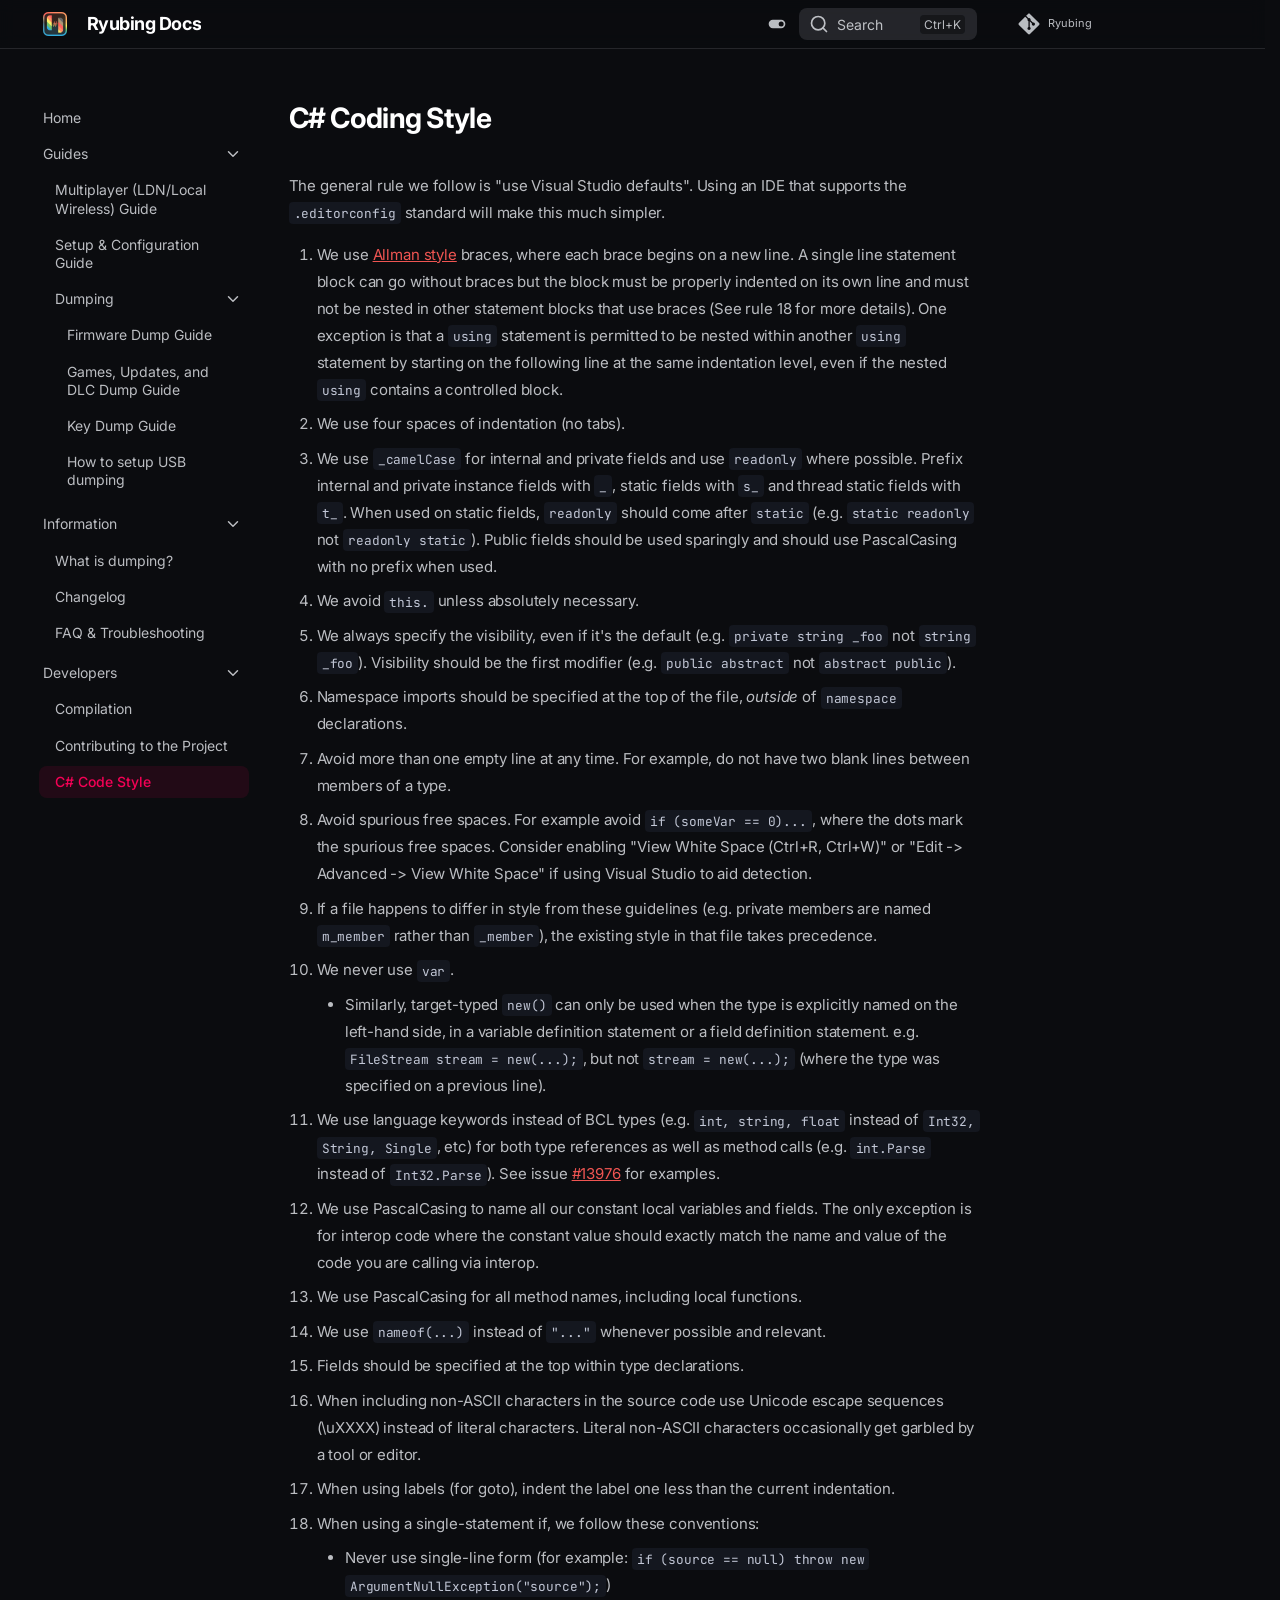
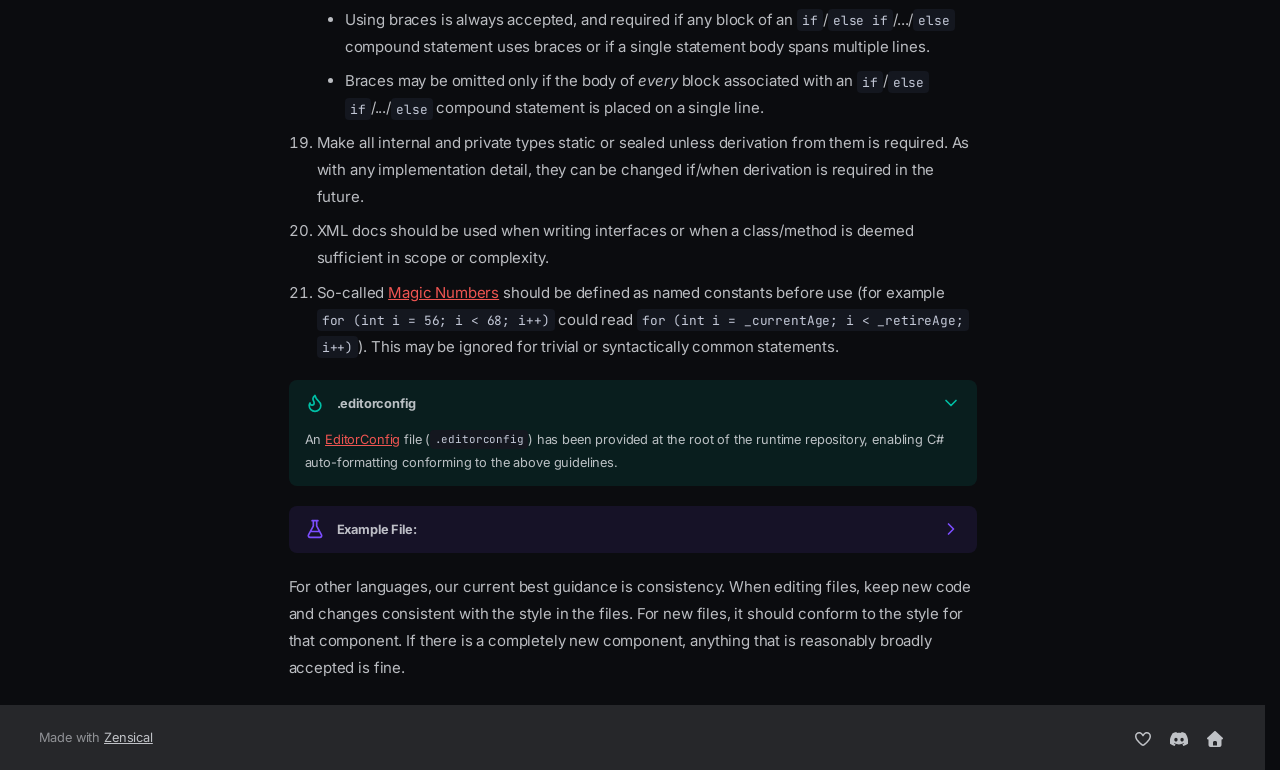
<file: dev/code-style/index.html>
<!doctype html>
<html lang="en" class="no-js">
  <head>
    
      <meta charset="utf-8">
      <meta name="viewport" content="width=device-width,initial-scale=1">
      
      
      
        <link rel="canonical" href="https://docs.ryujinx.app/dev/code-style/">
      
      
      
        <link rel="prev" href="../contributing/">
      
      
      
        
      
      
      <link rel="icon" href="../../favicon.png">
      <meta name="generator" content="zensical-0.0.73">
    
    
      
        <title>C# Code Style - Ryubing Docs</title>
      
    
    
      
        
      
      <link rel="stylesheet" href="../../assets/stylesheets/modern/main.4ab2de0c.min.css">
      
        
          
        
        <link rel="stylesheet" href="../../assets/stylesheets/modern/palette.b60ce83d.min.css">
      
      


    
    
      
    
    
      
        
        
        <link rel="preconnect" href="https://fonts.gstatic.com" crossorigin>
        <link rel="stylesheet" href="https://fonts.googleapis.com/css?family=Inter:300,300i,400,400i,500,500i,700,700i%7CJetBrains+Mono:400,400i,700,700i&amp;display=fallback">
        <style>:root{--md-text-font:"Inter";--md-code-font:"JetBrains Mono"}</style>
      
    
    
      <link rel="stylesheet" href="../../css/image-hide-based-on-theme.css">
    
      <link rel="stylesheet" href="../../css/gradients.css">
    
    <script>__md_scope=new URL("../..",location),__md_scope.pathname.endsWith("/")||(__md_scope=new URL(__md_scope.pathname+"/",location)),__md_hash=e=>[...e].reduce(((e,t)=>(e<<5)-e+t.charCodeAt(0)),0),__md_get=(e,t=localStorage,_=__md_scope)=>JSON.parse(t.getItem(_.pathname+"."+e)),__md_set=(e,t,_=localStorage,a=__md_scope)=>{try{_.setItem(a.pathname+"."+e,JSON.stringify(t))}catch(e){}},document.documentElement.setAttribute("data-platform",navigator.platform)</script>
    
      

    
    
  </head>
  
  
    
    
      
    
    
    
    
    <body dir="ltr" data-md-color-scheme="slate" data-md-color-primary="red" data-md-color-accent="pink">
  
    
    <input class="md-toggle" data-md-toggle="drawer" type="checkbox" id="__drawer" autocomplete="off">
    <input class="md-toggle" data-md-toggle="search" type="checkbox" id="__search" autocomplete="off">
    <label class="md-overlay" for="__drawer" aria-hidden="true"></label>
    <div data-md-component="skip">
      <a href="#__skip" class="md-skip">
        Skip to content
      </a>
    </div>
    <div data-md-component="announce">
      
    </div>
    
    
      

  

<header class="md-header md-header--shadow" data-md-component="header">
  <nav class="md-header__inner md-grid" aria-label="Header">
    <a href="../.." title="Ryubing Docs" class="md-header__button md-logo" aria-label="Ryubing Docs" data-md-component="logo">
      
  <img src="../../favicon.png" alt="Ryubing Docs">

    </a>
    <label class="md-header__button md-icon" for="__drawer">
      
      <svg xmlns="http://www.w3.org/2000/svg" fill="none" stroke="currentColor" stroke-linecap="round" stroke-linejoin="round" stroke-width="2" class="lucide lucide-menu" viewBox="0 0 24 24"><path d="M4 5h16M4 12h16M4 19h16"/></svg>
      <span class="md-visually-hidden">Navigation</span>
    </label>
    <div class="md-header__title" data-md-component="header-title">
      <div class="md-header__ellipsis">
        <div class="md-header__topic">
          <span class="md-ellipsis">
            Ryubing Docs
          </span>
        </div>
        <div class="md-header__topic" data-md-component="header-topic">
          <span class="md-ellipsis">
            
              C# Code Style
            
          </span>
        </div>
      </div>
    </div>
    
      
        <form class="md-header__option" data-md-component="palette">
  
    
    
    
    <input class="md-option" data-md-color-media="none" data-md-color-scheme="slate" data-md-color-primary="red" data-md-color-accent="pink"  aria-label="Switch to light mode"  type="radio" name="__palette" id="__palette_0">
    
      <label class="md-header__button md-icon" title="Switch to light mode" for="__palette_1" hidden>
        <svg xmlns="http://www.w3.org/2000/svg" viewBox="0 0 24 24"><path d="M17 7H7a5 5 0 0 0-5 5 5 5 0 0 0 5 5h10a5 5 0 0 0 5-5 5 5 0 0 0-5-5m0 8a3 3 0 0 1-3-3 3 3 0 0 1 3-3 3 3 0 0 1 3 3 3 3 0 0 1-3 3"/></svg>
      </label>
    
  
    
    
    
    <input class="md-option" data-md-color-media="none" data-md-color-scheme="default" data-md-color-primary="deep-purple" data-md-color-accent="indigo"  aria-label="Switch to dark mode"  type="radio" name="__palette" id="__palette_1">
    
      <label class="md-header__button md-icon" title="Switch to dark mode" for="__palette_0" hidden>
        <svg xmlns="http://www.w3.org/2000/svg" viewBox="0 0 24 24"><path d="M17 6H7c-3.31 0-6 2.69-6 6s2.69 6 6 6h10c3.31 0 6-2.69 6-6s-2.69-6-6-6m0 10H7c-2.21 0-4-1.79-4-4s1.79-4 4-4h10c2.21 0 4 1.79 4 4s-1.79 4-4 4M7 9c-1.66 0-3 1.34-3 3s1.34 3 3 3 3-1.34 3-3-1.34-3-3-3"/></svg>
      </label>
    
  
</form>
      
    
    
      <script>var palette=__md_get("__palette");if(palette&&palette.color){if("(prefers-color-scheme)"===palette.color.media){var media=matchMedia("(prefers-color-scheme: light)"),input=document.querySelector(media.matches?"[data-md-color-media='(prefers-color-scheme: light)']":"[data-md-color-media='(prefers-color-scheme: dark)']");palette.color.media=input.getAttribute("data-md-color-media"),palette.color.scheme=input.getAttribute("data-md-color-scheme"),palette.color.primary=input.getAttribute("data-md-color-primary"),palette.color.accent=input.getAttribute("data-md-color-accent")}for(var[key,value]of Object.entries(palette.color))document.body.setAttribute("data-md-color-"+key,value)}</script>
    
    
    
      
      
        <label class="md-header__button md-icon" for="__search">
          
          <svg xmlns="http://www.w3.org/2000/svg" fill="none" stroke="currentColor" stroke-linecap="round" stroke-linejoin="round" stroke-width="2" class="lucide lucide-search" viewBox="0 0 24 24"><path d="m21 21-4.34-4.34"/><circle cx="11" cy="11" r="8"/></svg>
          <span class="md-visually-hidden">Search</span>
        </label>
        <div class="md-search" data-md-component="search" role="dialog" aria-label="Search">
  <button type="button" class="md-search__button">
    Search
  </button>
</div>
      
    
    <div class="md-header__source">
      
        <a href="https://git.ryujinx.app/projects/Ryubing" title="Go to repository" class="md-source" data-md-component="source">
  <div class="md-source__icon md-icon">
    
    <svg xmlns="http://www.w3.org/2000/svg" viewBox="0 0 448 512"><!--! Font Awesome Free 7.3.1 by @fontawesome - https://fontawesome.com License - https://fontawesome.com/license/free (Icons: CC BY 4.0, Fonts: SIL OFL 1.1, Code: MIT License) Copyright 2026 Fonticons, Inc.--><path fill="currentColor" d="M439.6 236.1 244 40.5c-5.4-5.5-12.8-8.5-20.4-8.5s-15 3-20.4 8.4L162.5 81l51.5 51.5c27.1-9.1 52.7 16.8 43.4 43.7l49.7 49.7c34.2-11.8 61.2 31 35.5 56.7-26.5 26.5-70.2-2.9-56-37.3L240.3 199v121.9c25.3 12.5 22.3 41.8 9.1 55-6.4 6.4-15.2 10.1-24.3 10.1s-17.8-3.6-24.3-10.1c-17.6-17.6-11.1-46.9 11.2-56v-123c-20.8-8.5-24.6-30.7-18.6-45L142.6 101 8.5 235.1C3 240.6 0 247.9 0 255.5s3 15 8.5 20.4l195.6 195.7c5.4 5.4 12.7 8.4 20.4 8.4s15-3 20.4-8.4l194.7-194.7c5.4-5.4 8.4-12.8 8.4-20.4s-3-15-8.4-20.4"/></svg>
  </div>
  <div class="md-source__repository">
    Ryubing
  </div>
</a>
      
    </div>
  </nav>
  
</header>
    
    <div class="md-container" data-md-component="container">
      
      
        
          
        
      
      <main class="md-main" data-md-component="main">
        <div class="md-main__inner md-grid">
          
            
              
              <div class="md-sidebar md-sidebar--primary" data-md-component="sidebar" data-md-type="navigation" >
                <div class="md-sidebar__scrollwrap">
                  <div class="md-sidebar__inner">
                    



<nav class="md-nav md-nav--primary" aria-label="Navigation" data-md-level="0">
  <label class="md-nav__title" for="__drawer">
    <a href="../.." title="Ryubing Docs" class="md-nav__button md-logo" aria-label="Ryubing Docs" data-md-component="logo">
      
  <img src="../../favicon.png" alt="Ryubing Docs">

    </a>
    Ryubing Docs
  </label>
  
    <div class="md-nav__source">
      <a href="https://git.ryujinx.app/projects/Ryubing" title="Go to repository" class="md-source" data-md-component="source">
  <div class="md-source__icon md-icon">
    
    <svg xmlns="http://www.w3.org/2000/svg" viewBox="0 0 448 512"><!--! Font Awesome Free 7.3.1 by @fontawesome - https://fontawesome.com License - https://fontawesome.com/license/free (Icons: CC BY 4.0, Fonts: SIL OFL 1.1, Code: MIT License) Copyright 2026 Fonticons, Inc.--><path fill="currentColor" d="M439.6 236.1 244 40.5c-5.4-5.5-12.8-8.5-20.4-8.5s-15 3-20.4 8.4L162.5 81l51.5 51.5c27.1-9.1 52.7 16.8 43.4 43.7l49.7 49.7c34.2-11.8 61.2 31 35.5 56.7-26.5 26.5-70.2-2.9-56-37.3L240.3 199v121.9c25.3 12.5 22.3 41.8 9.1 55-6.4 6.4-15.2 10.1-24.3 10.1s-17.8-3.6-24.3-10.1c-17.6-17.6-11.1-46.9 11.2-56v-123c-20.8-8.5-24.6-30.7-18.6-45L142.6 101 8.5 235.1C3 240.6 0 247.9 0 255.5s3 15 8.5 20.4l195.6 195.7c5.4 5.4 12.7 8.4 20.4 8.4s15-3 20.4-8.4l194.7-194.7c5.4-5.4 8.4-12.8 8.4-20.4s-3-15-8.4-20.4"/></svg>
  </div>
  <div class="md-source__repository">
    Ryubing
  </div>
</a>
    </div>
  
  <ul class="md-nav__list" data-md-scrollfix>
    
      
      
  
  
  
  
    <li class="md-nav__item">
      <a href="../.." class="md-nav__link">
        
  
  
  <span class="md-ellipsis">
    
  
  Home

    
  </span>
  
  

      </a>
    </li>
  

    
      
      
  
  
  
  
    
    
    
    
    
    <li class="md-nav__item md-nav__item--nested">
      
        
        
          
        
        <input class="md-nav__toggle md-toggle md-toggle--indeterminate" type="checkbox" id="__nav_2" >
        
          
          <label class="md-nav__link" for="__nav_2" id="__nav_2_label" tabindex="0">
            
  
  
  <span class="md-ellipsis">
    
  
  Guides

    
  </span>
  
  

            <span class="md-nav__icon md-icon"></span>
          </label>
        
        
          <nav class="md-nav" data-md-level="1" aria-labelledby="__nav_2_label" aria-expanded="false">
            <label class="md-nav__title" for="__nav_2">
              <span class="md-nav__icon md-icon"></span>
              
  
  Guides

            </label>
            <ul class="md-nav__list" data-md-scrollfix>
              
                
                  
  
  
  
  
    <li class="md-nav__item">
      <a href="../../guides/ldn-guide/" class="md-nav__link">
        
  
  
  <span class="md-ellipsis">
    
  
  Multiplayer (LDN/Local Wireless) Guide

    
  </span>
  
  

      </a>
    </li>
  

                
              
                
                  
  
  
  
  
    <li class="md-nav__item">
      <a href="../../guides/setup-guide/" class="md-nav__link">
        
  
  
  <span class="md-ellipsis">
    
  
  Setup & Configuration Guide

    
  </span>
  
  

      </a>
    </li>
  

                
              
                
                  
  
  
  
  
    
    
    
    
    
    <li class="md-nav__item md-nav__item--nested">
      
        
        
          
        
        <input class="md-nav__toggle md-toggle md-toggle--indeterminate" type="checkbox" id="__nav_2_3" >
        
          
          <label class="md-nav__link" for="__nav_2_3" id="__nav_2_3_label" tabindex="0">
            
  
  
  <span class="md-ellipsis">
    
  
  Dumping

    
  </span>
  
  

            <span class="md-nav__icon md-icon"></span>
          </label>
        
        
          <nav class="md-nav" data-md-level="2" aria-labelledby="__nav_2_3_label" aria-expanded="false">
            <label class="md-nav__title" for="__nav_2_3">
              <span class="md-nav__icon md-icon"></span>
              
  
  Dumping

            </label>
            <ul class="md-nav__list" data-md-scrollfix>
              
                
                  
  
  
  
  
    <li class="md-nav__item">
      <a href="../../guides/dumping/fw/" class="md-nav__link">
        
  
  
  <span class="md-ellipsis">
    
  
  Firmware Dump Guide

    
  </span>
  
  

      </a>
    </li>
  

                
              
                
                  
  
  
  
  
    <li class="md-nav__item">
      <a href="../../guides/dumping/game-content/" class="md-nav__link">
        
  
  
  <span class="md-ellipsis">
    
  
  Games, Updates, and DLC Dump Guide

    
  </span>
  
  

      </a>
    </li>
  

                
              
                
                  
  
  
  
  
    <li class="md-nav__item">
      <a href="../../guides/dumping/keys/" class="md-nav__link">
        
  
  
  <span class="md-ellipsis">
    
  
  Key Dump Guide

    
  </span>
  
  

      </a>
    </li>
  

                
              
                
                  
  
  
  
  
    <li class="md-nav__item">
      <a href="../../guides/dumping/usb-dumping/" class="md-nav__link">
        
  
  
  <span class="md-ellipsis">
    
  
  How to setup USB dumping

    
  </span>
  
  

      </a>
    </li>
  

                
              
            </ul>
          </nav>
        
      
    </li>
  

                
              
            </ul>
          </nav>
        
      
    </li>
  

    
      
      
  
  
  
  
    
    
    
    
    
    <li class="md-nav__item md-nav__item--nested">
      
        
        
          
        
        <input class="md-nav__toggle md-toggle md-toggle--indeterminate" type="checkbox" id="__nav_3" >
        
          
          <label class="md-nav__link" for="__nav_3" id="__nav_3_label" tabindex="0">
            
  
  
  <span class="md-ellipsis">
    
  
  Information

    
  </span>
  
  

            <span class="md-nav__icon md-icon"></span>
          </label>
        
        
          <nav class="md-nav" data-md-level="1" aria-labelledby="__nav_3_label" aria-expanded="false">
            <label class="md-nav__title" for="__nav_3">
              <span class="md-nav__icon md-icon"></span>
              
  
  Information

            </label>
            <ul class="md-nav__list" data-md-scrollfix>
              
                
                  
  
  
  
  
    <li class="md-nav__item">
      <a href="../../info/dumping/" class="md-nav__link">
        
  
  
  <span class="md-ellipsis">
    
  
  What is dumping?

    
  </span>
  
  

      </a>
    </li>
  

                
              
                
                  
  
  
  
  
    <li class="md-nav__item">
      <a href="../../info/changelog/" class="md-nav__link">
        
  
  
  <span class="md-ellipsis">
    
  
  Changelog

    
  </span>
  
  

      </a>
    </li>
  

                
              
                
                  
  
  
  
  
    <li class="md-nav__item">
      <a href="../../info/faq-%26-troubleshooting/" class="md-nav__link">
        
  
  
  <span class="md-ellipsis">
    
  
  FAQ & Troubleshooting

    
  </span>
  
  

      </a>
    </li>
  

                
              
            </ul>
          </nav>
        
      
    </li>
  

    
      
      
  
  
    
  
  
  
    
    
    
    
    
    <li class="md-nav__item md-nav__item--active md-nav__item--nested">
      
        
        
        <input class="md-nav__toggle md-toggle " type="checkbox" id="__nav_4" checked>
        
          
          <label class="md-nav__link" for="__nav_4" id="__nav_4_label" tabindex="0">
            
  
  
  <span class="md-ellipsis">
    
  
  Developers

    
  </span>
  
  

            <span class="md-nav__icon md-icon"></span>
          </label>
        
        
          <nav class="md-nav" data-md-level="1" aria-labelledby="__nav_4_label" aria-expanded="true">
            <label class="md-nav__title" for="__nav_4">
              <span class="md-nav__icon md-icon"></span>
              
  
  Developers

            </label>
            <ul class="md-nav__list" data-md-scrollfix>
              
                
                  
  
  
  
  
    <li class="md-nav__item">
      <a href="../compilation/" class="md-nav__link">
        
  
  
  <span class="md-ellipsis">
    
  
  Compilation

    
  </span>
  
  

      </a>
    </li>
  

                
              
                
                  
  
  
  
  
    <li class="md-nav__item">
      <a href="../contributing/" class="md-nav__link">
        
  
  
  <span class="md-ellipsis">
    
  
  Contributing to the Project

    
  </span>
  
  

      </a>
    </li>
  

                
              
                
                  
  
  
    
  
  
  
    <li class="md-nav__item md-nav__item--active">
      
      
      
      
        
      
      
      <a href="././" class="md-nav__link md-nav__link--active">
        
  
  
  <span class="md-ellipsis">
    
  
  C# Code Style

    
  </span>
  
  

      </a>
      
    </li>
  

                
              
            </ul>
          </nav>
        
      
    </li>
  

    
  </ul>
</nav>
                  </div>
                </div>
              </div>
            
            
              
              <div class="md-sidebar md-sidebar--secondary" data-md-component="sidebar" data-md-type="toc" >
                <div class="md-sidebar__scrollwrap">
                  
                    
                    
                    
                      
                    
                    
                  
                  <div class="md-sidebar__inner">
                    


<nav class="md-nav md-nav--secondary" aria-label="On this page">
  
  
  
    
  
  
</nav>
                  </div>
                </div>
              </div>
            
          
          
            <div class="md-content" data-md-component="content">
              
              <article class="md-content__inner md-typeset">
                <a id="__skip" tabindex="-1"></a>
                
                  

  
  


<h1 id="c-coding-style">C# Coding Style</h1>
<p>The general rule we follow is "use Visual Studio defaults".
Using an IDE that supports the <code>.editorconfig</code> standard will make this much simpler.</p>
<ol>
<li>We use <a href="http://en.wikipedia.org/wiki/Indent_style#Allman_style">Allman style</a> braces, where each brace begins on a new line. A single line statement block can go without braces but the block must be properly indented on its own line and must not be nested in other statement blocks that use braces (See rule 18 for more details). One exception is that a <code>using</code> statement is permitted to be nested within another <code>using</code> statement by starting on the following line at the same indentation level, even if the nested <code>using</code> contains a controlled block.</li>
<li>We use four spaces of indentation (no tabs).</li>
<li>We use <code>_camelCase</code> for internal and private fields and use <code>readonly</code> where possible. Prefix internal and private instance fields with <code>_</code>, static fields with <code>s_</code> and thread static fields with <code>t_</code>. When used on static fields, <code>readonly</code> should come after <code>static</code> (e.g. <code>static readonly</code> not <code>readonly static</code>).  Public fields should be used sparingly and should use PascalCasing with no prefix when used.</li>
<li>We avoid <code>this.</code> unless absolutely necessary.</li>
<li>We always specify the visibility, even if it's the default (e.g.
   <code>private string _foo</code> not <code>string _foo</code>). Visibility should be the first modifier (e.g.
   <code>public abstract</code> not <code>abstract public</code>).</li>
<li>Namespace imports should be specified at the top of the file, <em>outside</em> of <code>namespace</code> declarations.</li>
<li>Avoid more than one empty line at any time. For example, do not have two
   blank lines between members of a type.</li>
<li>Avoid spurious free spaces.
   For example avoid <code>if (someVar == 0)...</code>, where the dots mark the spurious free spaces.
   Consider enabling "View White Space (Ctrl+R, Ctrl+W)" or "Edit -&gt; Advanced -&gt; View White Space" if using Visual Studio to aid detection.</li>
<li>If a file happens to differ in style from these guidelines (e.g. private members are named <code>m_member</code>
   rather than <code>_member</code>), the existing style in that file takes precedence.</li>
<li>We never use <code>var</code>.<ul>
<li>Similarly, target-typed <code>new()</code> can only be used when the type is explicitly named on the left-hand side, in a variable definition statement or a field definition statement. e.g. <code>FileStream stream = new(...);</code>, but not <code>stream = new(...);</code> (where the type was specified on a previous line).</li>
</ul>
</li>
<li>We use language keywords instead of BCL types (e.g. <code>int, string, float</code> instead of <code>Int32, String, Single</code>, etc) for both type references as well as method calls (e.g. <code>int.Parse</code> instead of <code>Int32.Parse</code>). See issue <a href="https://github.com/dotnet/runtime/issues/13976">#13976</a> for examples.</li>
<li>We use PascalCasing to name all our constant local variables and fields. The only exception is for interop code where the constant value should exactly match the name and value of the code you are calling via interop.</li>
<li>We use PascalCasing for all method names, including local functions.</li>
<li>We use <code>nameof(...)</code> instead of <code>"..."</code> whenever possible and relevant.</li>
<li>Fields should be specified at the top within type declarations.</li>
<li>When including non-ASCII characters in the source code use Unicode escape sequences (\uXXXX) instead of literal characters. Literal non-ASCII characters occasionally get garbled by a tool or editor.</li>
<li>When using labels (for goto), indent the label one less than the current indentation.</li>
<li>When using a single-statement if, we follow these conventions:<ul>
<li>Never use single-line form (for example: <code>if (source == null) throw new ArgumentNullException("source");</code>)</li>
<li>Using braces is always accepted, and required if any block of an <code>if</code>/<code>else if</code>/.../<code>else</code> compound statement uses braces or if a single statement body spans multiple lines.</li>
<li>Braces may be omitted only if the body of <em>every</em> block associated with an <code>if</code>/<code>else if</code>/.../<code>else</code> compound statement is placed on a single line.</li>
</ul>
</li>
<li>Make all internal and private types static or sealed unless derivation from them is required.  As with any implementation detail, they can be changed if/when derivation is required in the future.</li>
<li>XML docs should be used when writing interfaces or when a class/method is deemed sufficient in scope or complexity.</li>
<li>So-called <a href="https://en.wikipedia.org/wiki/Magic_number_(programming)">Magic Numbers</a> should be defined as named constants before use (for example <code>for (int i = 56; i &lt; 68; i++)</code> could read <code>for (int i = _currentAge; i &lt; _retireAge; i++)</code>).
    This may be ignored for trivial or syntactically common statements.</li>
</ol>
<details class="tip" open="open">
<summary>.editorconfig</summary>
<p>An <a href="https://editorconfig.org" title="EditorConfig homepage">EditorConfig</a> file (<code>.editorconfig</code>) has been provided at the root of the runtime repository, enabling C# auto-formatting conforming to the above guidelines.</p>
</details>
<details class="example">
<summary>Example File:</summary>
<p><code>ShaderCache.cs:</code></p>
<div class="highlight"><pre><span></span><code><span class="k">using</span><span class="w"> </span><span class="nn">Ryujinx.Common.Configuration</span><span class="p">;</span>
<span class="k">using</span><span class="w"> </span><span class="nn">Ryujinx.Common.Logging</span><span class="p">;</span>
<span class="k">using</span><span class="w"> </span><span class="nn">Ryujinx.Graphics.GAL</span><span class="p">;</span>
<span class="k">using</span><span class="w"> </span><span class="nn">Ryujinx.Graphics.Gpu.Engine.Threed</span><span class="p">;</span>
<span class="k">using</span><span class="w"> </span><span class="nn">Ryujinx.Graphics.Gpu.Engine.Types</span><span class="p">;</span>
<span class="k">using</span><span class="w"> </span><span class="nn">Ryujinx.Graphics.Gpu.Image</span><span class="p">;</span>
<span class="k">using</span><span class="w"> </span><span class="nn">Ryujinx.Graphics.Gpu.Memory</span><span class="p">;</span>
<span class="k">using</span><span class="w"> </span><span class="nn">Ryujinx.Graphics.Gpu.Shader.DiskCache</span><span class="p">;</span>
<span class="k">using</span><span class="w"> </span><span class="nn">Ryujinx.Graphics.Shader</span><span class="p">;</span>
<span class="k">using</span><span class="w"> </span><span class="nn">Ryujinx.Graphics.Shader.Translation</span><span class="p">;</span>
<span class="k">using</span><span class="w"> </span><span class="nn">System</span><span class="p">;</span>
<span class="k">using</span><span class="w"> </span><span class="nn">System.Collections.Generic</span><span class="p">;</span>
<span class="k">using</span><span class="w"> </span><span class="nn">System.IO</span><span class="p">;</span>
<span class="k">using</span><span class="w"> </span><span class="nn">System.Threading</span><span class="p">;</span>

<span class="k">namespace</span><span class="w"> </span><span class="nn">Ryujinx.Graphics.Gpu.Shader</span>
<span class="p">{</span>
<span class="w">    </span><span class="c1">/// &lt;summary&gt;</span>
<span class="w">    </span><span class="c1">/// Memory cache of shader code.</span>
<span class="w">    </span><span class="c1">/// &lt;/summary&gt;</span>
<span class="w">    </span><span class="k">class</span><span class="w"> </span><span class="nc">ShaderCache</span><span class="w"> </span><span class="p">:</span><span class="w"> </span><span class="n">IDisposable</span>
<span class="w">    </span><span class="p">{</span>
<span class="w">        </span><span class="c1">/// &lt;summary&gt;</span>
<span class="w">        </span><span class="c1">/// Default flags used on the shader translation process.</span>
<span class="w">        </span><span class="c1">/// &lt;/summary&gt;</span>
<span class="w">        </span><span class="k">public</span><span class="w"> </span><span class="k">const</span><span class="w"> </span><span class="n">TranslationFlags</span><span class="w"> </span><span class="n">DefaultFlags</span><span class="w"> </span><span class="o">=</span><span class="w"> </span><span class="n">TranslationFlags</span><span class="p">.</span><span class="n">DebugMode</span><span class="p">;</span>

<span class="w">        </span><span class="k">private</span><span class="w"> </span><span class="k">readonly</span><span class="w"> </span><span class="k">struct</span><span class="w"> </span><span class="nc">TranslatedShader</span>
<span class="w">        </span><span class="p">{</span>
<span class="w">            </span><span class="k">public</span><span class="w"> </span><span class="k">readonly</span><span class="w"> </span><span class="n">CachedShaderStage</span><span class="w"> </span><span class="n">Shader</span><span class="p">;</span>
<span class="w">            </span><span class="k">public</span><span class="w"> </span><span class="k">readonly</span><span class="w"> </span><span class="n">ShaderProgram</span><span class="w"> </span><span class="n">Program</span><span class="p">;</span>

<span class="w">            </span><span class="k">public</span><span class="w"> </span><span class="nf">TranslatedShader</span><span class="p">(</span><span class="n">CachedShaderStage</span><span class="w"> </span><span class="n">shader</span><span class="p">,</span><span class="w"> </span><span class="n">ShaderProgram</span><span class="w"> </span><span class="n">program</span><span class="p">)</span>
<span class="w">            </span><span class="p">{</span>
<span class="w">                </span><span class="n">Shader</span><span class="w"> </span><span class="o">=</span><span class="w"> </span><span class="n">shader</span><span class="p">;</span>
<span class="w">                </span><span class="n">Program</span><span class="w"> </span><span class="o">=</span><span class="w"> </span><span class="n">program</span><span class="p">;</span>
<span class="w">            </span><span class="p">}</span>
<span class="w">        </span><span class="p">}</span>
<span class="w">        </span><span class="p">...</span>

<span class="w">        </span><span class="c1">/// &lt;summary&gt;</span>
<span class="w">        </span><span class="c1">/// Processes the queue of shaders that must save their binaries to the disk cache.</span>
<span class="w">        </span><span class="c1">/// &lt;/summary&gt;</span>
<span class="w">        </span><span class="k">public</span><span class="w"> </span><span class="k">void</span><span class="w"> </span><span class="nf">ProcessShaderCacheQueue</span><span class="p">()</span>
<span class="w">        </span><span class="p">{</span>
<span class="w">            </span><span class="c1">// Check to see if the binaries for previously compiled shaders are ready, and save them out.</span>

<span class="w">            </span><span class="k">while</span><span class="w"> </span><span class="p">(</span><span class="n">_programsToSaveQueue</span><span class="p">.</span><span class="n">TryPeek</span><span class="p">(</span><span class="k">out</span><span class="w"> </span><span class="n">ProgramToSave</span><span class="w"> </span><span class="n">programToSave</span><span class="p">))</span>
<span class="w">            </span><span class="p">{</span>
<span class="w">                </span><span class="n">ProgramLinkStatus</span><span class="w"> </span><span class="n">result</span><span class="w"> </span><span class="o">=</span><span class="w"> </span><span class="n">programToSave</span><span class="p">.</span><span class="n">HostProgram</span><span class="p">.</span><span class="n">CheckProgramLink</span><span class="p">(</span><span class="k">false</span><span class="p">);</span>

<span class="w">                </span><span class="k">if</span><span class="w"> </span><span class="p">(</span><span class="n">result</span><span class="w"> </span><span class="o">!=</span><span class="w"> </span><span class="n">ProgramLinkStatus</span><span class="p">.</span><span class="n">Incomplete</span><span class="p">)</span>
<span class="w">                </span><span class="p">{</span>
<span class="w">                    </span><span class="k">if</span><span class="w"> </span><span class="p">(</span><span class="n">result</span><span class="w"> </span><span class="o">==</span><span class="w"> </span><span class="n">ProgramLinkStatus</span><span class="p">.</span><span class="n">Success</span><span class="p">)</span>
<span class="w">                    </span><span class="p">{</span>
<span class="w">                        </span><span class="n">_cacheWriter</span><span class="p">.</span><span class="n">AddShader</span><span class="p">(</span><span class="n">programToSave</span><span class="p">.</span><span class="n">CachedProgram</span><span class="p">,</span><span class="w"> </span><span class="n">programToSave</span><span class="p">.</span><span class="n">BinaryCode</span><span class="w"> </span><span class="o">??</span><span class="w"> </span><span class="n">programToSave</span><span class="p">.</span><span class="n">HostProgram</span><span class="p">.</span><span class="n">GetBinary</span><span class="p">());</span>
<span class="w">                    </span><span class="p">}</span>

<span class="w">                    </span><span class="n">_programsToSaveQueue</span><span class="p">.</span><span class="n">Dequeue</span><span class="p">();</span>
<span class="w">                </span><span class="p">}</span>
<span class="w">                </span><span class="k">else</span>
<span class="w">                </span><span class="p">{</span>
<span class="w">                    </span><span class="k">break</span><span class="p">;</span>
<span class="w">                </span><span class="p">}</span>
<span class="w">            </span><span class="p">}</span>
<span class="w">        </span><span class="p">}</span>
<span class="w">    </span><span class="p">}</span>
<span class="p">}</span>
</code></pre></div>
</details>
<p>For other languages, our current best guidance is consistency. When editing files, keep new code and changes consistent with the style in the files. For new files, it should conform to the style for that component. If there is a completely new component, anything that is reasonably broadly accepted is fine.</p>














                
              </article>
            </div>
          
          
<script>var target=document.getElementById(location.hash.slice(1));target&&target.name&&(target.checked=target.name.startsWith("__tabbed_"))</script>
        </div>
        
      </main>
      
        <footer class="md-footer">
  
  <div class="md-footer-meta md-typeset">
    <div class="md-footer-meta__inner md-grid">
      <div class="md-copyright">
  
  
    Made with
    <a href="https://zensical.org/" target="_blank" rel="noopener">
      Zensical
    </a>
  
</div>
      
        
<div class="md-social">
  
    
    
    
    
    <a href="https://github.com/sponsors/GreemDev" target="_blank" rel="noopener" title="Support the Project" class="md-social__link">
      <svg xmlns="http://www.w3.org/2000/svg" viewBox="0 0 512 512"><!--! Font Awesome Free 7.3.1 by @fontawesome - https://fontawesome.com License - https://fontawesome.com/license/free (Icons: CC BY 4.0, Fonts: SIL OFL 1.1, Code: MIT License) Copyright 2026 Fonticons, Inc.--><path fill="currentColor" d="M378.9 80c-27.3 0-53 13.1-69 35.2l-34.4 47.6c-4.5 6.2-11.7 9.9-19.4 9.9s-14.9-3.7-19.4-9.9l-34.4-47.6c-16-22.1-41.7-35.2-69-35.2-47 0-85.1 38.1-85.1 85.1 0 49.9 32 98.4 68.1 142.3 41.1 50 91.4 94 125.9 120.3 3.2 2.4 7.9 4.2 14 4.2s10.8-1.8 14-4.2c34.5-26.3 84.8-70.4 125.9-120.3 36.2-43.9 68.1-92.4 68.1-142.3 0-47-38.1-85.1-85.1-85.1zM271 87.1C296 52.5 336.2 32 378.9 32 452.4 32 512 91.6 512 165.1c0 68.6-42.9 128.9-79.1 172.8-44.1 53.6-97.3 100.1-133.8 127.9-12.3 9.4-27.5 14.1-43.1 14.1s-30.8-4.7-43.1-14.1C176.4 438 123.2 391.5 79.1 338 42.9 294.1 0 233.7 0 165.1 0 91.6 59.6 32 133.1 32 175.8 32 216 52.5 241 87.1l15 20.7z"/></svg>
    </a>
  
    
    
    
    
    <a href="https://discord.gg/PEuzjrFXUA" target="_blank" rel="noopener" title="Discord Server" class="md-social__link">
      <svg xmlns="http://www.w3.org/2000/svg" viewBox="0 0 576 512"><!--! Font Awesome Free 7.3.1 by @fontawesome - https://fontawesome.com License - https://fontawesome.com/license/free (Icons: CC BY 4.0, Fonts: SIL OFL 1.1, Code: MIT License) Copyright 2026 Fonticons, Inc.--><path fill="currentColor" d="M492.5 69.8c-.2-.3-.4-.6-.8-.7-38.1-17.5-78.4-30-119.7-37.1-.4-.1-.8 0-1.1.1s-.6.4-.8.8c-5.5 9.9-10.5 20.2-14.9 30.6-44.6-6.8-89.9-6.8-134.4 0-4.5-10.5-9.5-20.7-15.1-30.6-.2-.3-.5-.6-.8-.8s-.7-.2-1.1-.2C162.5 39 122.2 51.5 84.1 69c-.3.1-.6.4-.8.7C7.1 183.5-13.8 294.6-3.6 404.2c0 .3.1.5.2.8s.3.4.5.6c44.4 32.9 94 58 146.8 74.2.4.1.8.1 1.1 0s.7-.4.9-.7c11.3-15.4 21.4-31.8 30-48.8.1-.2.2-.5.2-.8s0-.5-.1-.8-.2-.5-.4-.6-.4-.3-.7-.4c-15.8-6.1-31.2-13.4-45.9-21.9-.3-.2-.5-.4-.7-.6s-.3-.6-.3-.9 0-.6.2-.9.3-.5.6-.7c3.1-2.3 6.2-4.7 9.1-7.1.3-.2.6-.4.9-.4s.7 0 1 .1c96.2 43.9 200.4 43.9 295.5 0 .3-.1.7-.2 1-.2s.7.2.9.4c2.9 2.4 6 4.9 9.1 7.2.2.2.4.4.6.7s.2.6.2.9-.1.6-.3.9-.4.5-.6.6c-14.7 8.6-30 15.9-45.9 21.8-.2.1-.5.2-.7.4s-.3.4-.4.7-.1.5-.1.8.1.5.2.8c8.8 17 18.8 33.3 30 48.8.2.3.6.6.9.7s.8.1 1.1 0c52.9-16.2 102.6-41.3 147.1-74.2.2-.2.4-.4.5-.6s.2-.5.2-.8c12.3-126.8-20.5-236.9-86.9-334.5zm-302 267.7c-29 0-52.8-26.6-52.8-59.2s23.4-59.2 52.8-59.2c29.7 0 53.3 26.8 52.8 59.2 0 32.7-23.4 59.2-52.8 59.2m195.4 0c-29 0-52.8-26.6-52.8-59.2s23.4-59.2 52.8-59.2c29.7 0 53.3 26.8 52.8 59.2 0 32.7-23.2 59.2-52.8 59.2"/></svg>
    </a>
  
    
    
    
    
    <a href="https://ryujinx.app" target="_blank" rel="noopener" title="Main Website" class="md-social__link">
      <svg xmlns="http://www.w3.org/2000/svg" viewBox="0 0 512 512"><!--! Font Awesome Free 7.3.1 by @fontawesome - https://fontawesome.com License - https://fontawesome.com/license/free (Icons: CC BY 4.0, Fonts: SIL OFL 1.1, Code: MIT License) Copyright 2026 Fonticons, Inc.--><path fill="currentColor" d="M277.8 8.6c-12.3-11.4-31.3-11.4-43.5 0l-224 208c-9.6 9-12.8 22.9-8 35.1S18.8 272 32 272h16v176c0 35.3 28.7 64 64 64h288c35.3 0 64-28.7 64-64V272h16c13.2 0 25-8.1 29.8-20.3s1.6-26.2-8-35.1zM240 320h32c26.5 0 48 21.5 48 48v96H192v-96c0-26.5 21.5-48 48-48"/></svg>
    </a>
  
</div>
      
    </div>
  </div>
</footer>
      
    </div>
    <div class="md-dialog" data-md-component="dialog" role="status" aria-atomic="true">
      <div class="md-dialog__inner md-typeset"></div>
    </div>
    
    
    
      
      
      
      
        
        
      <script id="__config" type="application/json">{"annotate":null,"base":"../..","features":["header.autohide","navigation.expand","navigation.instant"],"redirect":null,"search":"../../assets/javascripts/workers/search.c47bb847.min.js","tags":null,"translations":{"clipboard.copied":"Copied to clipboard","clipboard.copy":"Copy to clipboard","clipboard.error":"Could not copy to clipboard","search.result.more.one":"1 more on this page","search.result.more.other":"# more on this page","search.result.none":"No matching documents","search.result.one":"1 matching document","search.result.other":"# matching documents","search.result.placeholder":"Type to start searching","search.result.term.missing":"Missing","select.version":"Select version"},"version":null}</script>
    
    
      <script src="../../assets/javascripts/bundle.77dd0ce9.min.js"></script>
      
    
  </body>
</html>
</file>
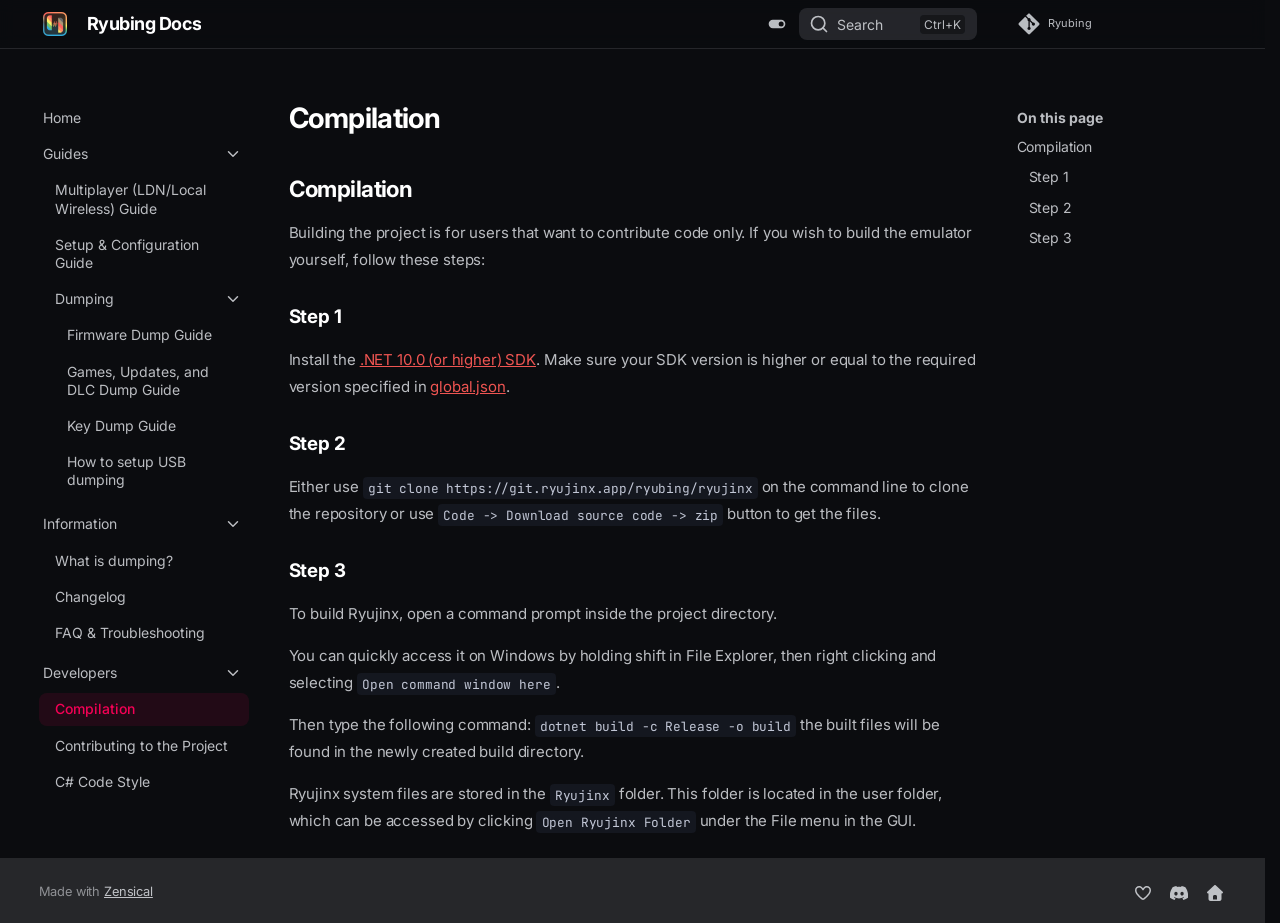
<file: dev/compilation/index.html>
<!doctype html>
<html lang="en" class="no-js">
  <head>
    
      <meta charset="utf-8">
      <meta name="viewport" content="width=device-width,initial-scale=1">
      
      
      
        <link rel="canonical" href="https://docs.ryujinx.app/dev/compilation/">
      
      
      
        <link rel="prev" href="../../info/faq-%26-troubleshooting/">
      
      
        <link rel="next" href="../contributing/">
      
      
        
      
      
      <link rel="icon" href="../../favicon.png">
      <meta name="generator" content="zensical-0.0.73">
    
    
      
        <title>Compilation - Ryubing Docs</title>
      
    
    
      
        
      
      <link rel="stylesheet" href="../../assets/stylesheets/modern/main.4ab2de0c.min.css">
      
        
          
        
        <link rel="stylesheet" href="../../assets/stylesheets/modern/palette.b60ce83d.min.css">
      
      


    
    
      
    
    
      
        
        
        <link rel="preconnect" href="https://fonts.gstatic.com" crossorigin>
        <link rel="stylesheet" href="https://fonts.googleapis.com/css?family=Inter:300,300i,400,400i,500,500i,700,700i%7CJetBrains+Mono:400,400i,700,700i&amp;display=fallback">
        <style>:root{--md-text-font:"Inter";--md-code-font:"JetBrains Mono"}</style>
      
    
    
      <link rel="stylesheet" href="../../css/image-hide-based-on-theme.css">
    
      <link rel="stylesheet" href="../../css/gradients.css">
    
    <script>__md_scope=new URL("../..",location),__md_scope.pathname.endsWith("/")||(__md_scope=new URL(__md_scope.pathname+"/",location)),__md_hash=e=>[...e].reduce(((e,t)=>(e<<5)-e+t.charCodeAt(0)),0),__md_get=(e,t=localStorage,_=__md_scope)=>JSON.parse(t.getItem(_.pathname+"."+e)),__md_set=(e,t,_=localStorage,a=__md_scope)=>{try{_.setItem(a.pathname+"."+e,JSON.stringify(t))}catch(e){}},document.documentElement.setAttribute("data-platform",navigator.platform)</script>
    
      

    
    
  </head>
  
  
    
    
      
    
    
    
    
    <body dir="ltr" data-md-color-scheme="slate" data-md-color-primary="red" data-md-color-accent="pink">
  
    
    <input class="md-toggle" data-md-toggle="drawer" type="checkbox" id="__drawer" autocomplete="off">
    <input class="md-toggle" data-md-toggle="search" type="checkbox" id="__search" autocomplete="off">
    <label class="md-overlay" for="__drawer" aria-hidden="true"></label>
    <div data-md-component="skip">
      <a href="#__skip" class="md-skip">
        Skip to content
      </a>
    </div>
    <div data-md-component="announce">
      
    </div>
    
    
      

  

<header class="md-header md-header--shadow" data-md-component="header">
  <nav class="md-header__inner md-grid" aria-label="Header">
    <a href="../.." title="Ryubing Docs" class="md-header__button md-logo" aria-label="Ryubing Docs" data-md-component="logo">
      
  <img src="../../favicon.png" alt="Ryubing Docs">

    </a>
    <label class="md-header__button md-icon" for="__drawer">
      
      <svg xmlns="http://www.w3.org/2000/svg" fill="none" stroke="currentColor" stroke-linecap="round" stroke-linejoin="round" stroke-width="2" class="lucide lucide-menu" viewBox="0 0 24 24"><path d="M4 5h16M4 12h16M4 19h16"/></svg>
      <span class="md-visually-hidden">Navigation</span>
    </label>
    <div class="md-header__title" data-md-component="header-title">
      <div class="md-header__ellipsis">
        <div class="md-header__topic">
          <span class="md-ellipsis">
            Ryubing Docs
          </span>
        </div>
        <div class="md-header__topic" data-md-component="header-topic">
          <span class="md-ellipsis">
            
              Compilation
            
          </span>
        </div>
      </div>
    </div>
    
      
        <form class="md-header__option" data-md-component="palette">
  
    
    
    
    <input class="md-option" data-md-color-media="none" data-md-color-scheme="slate" data-md-color-primary="red" data-md-color-accent="pink"  aria-label="Switch to light mode"  type="radio" name="__palette" id="__palette_0">
    
      <label class="md-header__button md-icon" title="Switch to light mode" for="__palette_1" hidden>
        <svg xmlns="http://www.w3.org/2000/svg" viewBox="0 0 24 24"><path d="M17 7H7a5 5 0 0 0-5 5 5 5 0 0 0 5 5h10a5 5 0 0 0 5-5 5 5 0 0 0-5-5m0 8a3 3 0 0 1-3-3 3 3 0 0 1 3-3 3 3 0 0 1 3 3 3 3 0 0 1-3 3"/></svg>
      </label>
    
  
    
    
    
    <input class="md-option" data-md-color-media="none" data-md-color-scheme="default" data-md-color-primary="deep-purple" data-md-color-accent="indigo"  aria-label="Switch to dark mode"  type="radio" name="__palette" id="__palette_1">
    
      <label class="md-header__button md-icon" title="Switch to dark mode" for="__palette_0" hidden>
        <svg xmlns="http://www.w3.org/2000/svg" viewBox="0 0 24 24"><path d="M17 6H7c-3.31 0-6 2.69-6 6s2.69 6 6 6h10c3.31 0 6-2.69 6-6s-2.69-6-6-6m0 10H7c-2.21 0-4-1.79-4-4s1.79-4 4-4h10c2.21 0 4 1.79 4 4s-1.79 4-4 4M7 9c-1.66 0-3 1.34-3 3s1.34 3 3 3 3-1.34 3-3-1.34-3-3-3"/></svg>
      </label>
    
  
</form>
      
    
    
      <script>var palette=__md_get("__palette");if(palette&&palette.color){if("(prefers-color-scheme)"===palette.color.media){var media=matchMedia("(prefers-color-scheme: light)"),input=document.querySelector(media.matches?"[data-md-color-media='(prefers-color-scheme: light)']":"[data-md-color-media='(prefers-color-scheme: dark)']");palette.color.media=input.getAttribute("data-md-color-media"),palette.color.scheme=input.getAttribute("data-md-color-scheme"),palette.color.primary=input.getAttribute("data-md-color-primary"),palette.color.accent=input.getAttribute("data-md-color-accent")}for(var[key,value]of Object.entries(palette.color))document.body.setAttribute("data-md-color-"+key,value)}</script>
    
    
    
      
      
        <label class="md-header__button md-icon" for="__search">
          
          <svg xmlns="http://www.w3.org/2000/svg" fill="none" stroke="currentColor" stroke-linecap="round" stroke-linejoin="round" stroke-width="2" class="lucide lucide-search" viewBox="0 0 24 24"><path d="m21 21-4.34-4.34"/><circle cx="11" cy="11" r="8"/></svg>
          <span class="md-visually-hidden">Search</span>
        </label>
        <div class="md-search" data-md-component="search" role="dialog" aria-label="Search">
  <button type="button" class="md-search__button">
    Search
  </button>
</div>
      
    
    <div class="md-header__source">
      
        <a href="https://git.ryujinx.app/projects/Ryubing" title="Go to repository" class="md-source" data-md-component="source">
  <div class="md-source__icon md-icon">
    
    <svg xmlns="http://www.w3.org/2000/svg" viewBox="0 0 448 512"><!--! Font Awesome Free 7.3.1 by @fontawesome - https://fontawesome.com License - https://fontawesome.com/license/free (Icons: CC BY 4.0, Fonts: SIL OFL 1.1, Code: MIT License) Copyright 2026 Fonticons, Inc.--><path fill="currentColor" d="M439.6 236.1 244 40.5c-5.4-5.5-12.8-8.5-20.4-8.5s-15 3-20.4 8.4L162.5 81l51.5 51.5c27.1-9.1 52.7 16.8 43.4 43.7l49.7 49.7c34.2-11.8 61.2 31 35.5 56.7-26.5 26.5-70.2-2.9-56-37.3L240.3 199v121.9c25.3 12.5 22.3 41.8 9.1 55-6.4 6.4-15.2 10.1-24.3 10.1s-17.8-3.6-24.3-10.1c-17.6-17.6-11.1-46.9 11.2-56v-123c-20.8-8.5-24.6-30.7-18.6-45L142.6 101 8.5 235.1C3 240.6 0 247.9 0 255.5s3 15 8.5 20.4l195.6 195.7c5.4 5.4 12.7 8.4 20.4 8.4s15-3 20.4-8.4l194.7-194.7c5.4-5.4 8.4-12.8 8.4-20.4s-3-15-8.4-20.4"/></svg>
  </div>
  <div class="md-source__repository">
    Ryubing
  </div>
</a>
      
    </div>
  </nav>
  
</header>
    
    <div class="md-container" data-md-component="container">
      
      
        
          
        
      
      <main class="md-main" data-md-component="main">
        <div class="md-main__inner md-grid">
          
            
              
              <div class="md-sidebar md-sidebar--primary" data-md-component="sidebar" data-md-type="navigation" >
                <div class="md-sidebar__scrollwrap">
                  <div class="md-sidebar__inner">
                    



<nav class="md-nav md-nav--primary" aria-label="Navigation" data-md-level="0">
  <label class="md-nav__title" for="__drawer">
    <a href="../.." title="Ryubing Docs" class="md-nav__button md-logo" aria-label="Ryubing Docs" data-md-component="logo">
      
  <img src="../../favicon.png" alt="Ryubing Docs">

    </a>
    Ryubing Docs
  </label>
  
    <div class="md-nav__source">
      <a href="https://git.ryujinx.app/projects/Ryubing" title="Go to repository" class="md-source" data-md-component="source">
  <div class="md-source__icon md-icon">
    
    <svg xmlns="http://www.w3.org/2000/svg" viewBox="0 0 448 512"><!--! Font Awesome Free 7.3.1 by @fontawesome - https://fontawesome.com License - https://fontawesome.com/license/free (Icons: CC BY 4.0, Fonts: SIL OFL 1.1, Code: MIT License) Copyright 2026 Fonticons, Inc.--><path fill="currentColor" d="M439.6 236.1 244 40.5c-5.4-5.5-12.8-8.5-20.4-8.5s-15 3-20.4 8.4L162.5 81l51.5 51.5c27.1-9.1 52.7 16.8 43.4 43.7l49.7 49.7c34.2-11.8 61.2 31 35.5 56.7-26.5 26.5-70.2-2.9-56-37.3L240.3 199v121.9c25.3 12.5 22.3 41.8 9.1 55-6.4 6.4-15.2 10.1-24.3 10.1s-17.8-3.6-24.3-10.1c-17.6-17.6-11.1-46.9 11.2-56v-123c-20.8-8.5-24.6-30.7-18.6-45L142.6 101 8.5 235.1C3 240.6 0 247.9 0 255.5s3 15 8.5 20.4l195.6 195.7c5.4 5.4 12.7 8.4 20.4 8.4s15-3 20.4-8.4l194.7-194.7c5.4-5.4 8.4-12.8 8.4-20.4s-3-15-8.4-20.4"/></svg>
  </div>
  <div class="md-source__repository">
    Ryubing
  </div>
</a>
    </div>
  
  <ul class="md-nav__list" data-md-scrollfix>
    
      
      
  
  
  
  
    <li class="md-nav__item">
      <a href="../.." class="md-nav__link">
        
  
  
  <span class="md-ellipsis">
    
  
  Home

    
  </span>
  
  

      </a>
    </li>
  

    
      
      
  
  
  
  
    
    
    
    
    
    <li class="md-nav__item md-nav__item--nested">
      
        
        
          
        
        <input class="md-nav__toggle md-toggle md-toggle--indeterminate" type="checkbox" id="__nav_2" >
        
          
          <label class="md-nav__link" for="__nav_2" id="__nav_2_label" tabindex="0">
            
  
  
  <span class="md-ellipsis">
    
  
  Guides

    
  </span>
  
  

            <span class="md-nav__icon md-icon"></span>
          </label>
        
        
          <nav class="md-nav" data-md-level="1" aria-labelledby="__nav_2_label" aria-expanded="false">
            <label class="md-nav__title" for="__nav_2">
              <span class="md-nav__icon md-icon"></span>
              
  
  Guides

            </label>
            <ul class="md-nav__list" data-md-scrollfix>
              
                
                  
  
  
  
  
    <li class="md-nav__item">
      <a href="../../guides/ldn-guide/" class="md-nav__link">
        
  
  
  <span class="md-ellipsis">
    
  
  Multiplayer (LDN/Local Wireless) Guide

    
  </span>
  
  

      </a>
    </li>
  

                
              
                
                  
  
  
  
  
    <li class="md-nav__item">
      <a href="../../guides/setup-guide/" class="md-nav__link">
        
  
  
  <span class="md-ellipsis">
    
  
  Setup & Configuration Guide

    
  </span>
  
  

      </a>
    </li>
  

                
              
                
                  
  
  
  
  
    
    
    
    
    
    <li class="md-nav__item md-nav__item--nested">
      
        
        
          
        
        <input class="md-nav__toggle md-toggle md-toggle--indeterminate" type="checkbox" id="__nav_2_3" >
        
          
          <label class="md-nav__link" for="__nav_2_3" id="__nav_2_3_label" tabindex="0">
            
  
  
  <span class="md-ellipsis">
    
  
  Dumping

    
  </span>
  
  

            <span class="md-nav__icon md-icon"></span>
          </label>
        
        
          <nav class="md-nav" data-md-level="2" aria-labelledby="__nav_2_3_label" aria-expanded="false">
            <label class="md-nav__title" for="__nav_2_3">
              <span class="md-nav__icon md-icon"></span>
              
  
  Dumping

            </label>
            <ul class="md-nav__list" data-md-scrollfix>
              
                
                  
  
  
  
  
    <li class="md-nav__item">
      <a href="../../guides/dumping/fw/" class="md-nav__link">
        
  
  
  <span class="md-ellipsis">
    
  
  Firmware Dump Guide

    
  </span>
  
  

      </a>
    </li>
  

                
              
                
                  
  
  
  
  
    <li class="md-nav__item">
      <a href="../../guides/dumping/game-content/" class="md-nav__link">
        
  
  
  <span class="md-ellipsis">
    
  
  Games, Updates, and DLC Dump Guide

    
  </span>
  
  

      </a>
    </li>
  

                
              
                
                  
  
  
  
  
    <li class="md-nav__item">
      <a href="../../guides/dumping/keys/" class="md-nav__link">
        
  
  
  <span class="md-ellipsis">
    
  
  Key Dump Guide

    
  </span>
  
  

      </a>
    </li>
  

                
              
                
                  
  
  
  
  
    <li class="md-nav__item">
      <a href="../../guides/dumping/usb-dumping/" class="md-nav__link">
        
  
  
  <span class="md-ellipsis">
    
  
  How to setup USB dumping

    
  </span>
  
  

      </a>
    </li>
  

                
              
            </ul>
          </nav>
        
      
    </li>
  

                
              
            </ul>
          </nav>
        
      
    </li>
  

    
      
      
  
  
  
  
    
    
    
    
    
    <li class="md-nav__item md-nav__item--nested">
      
        
        
          
        
        <input class="md-nav__toggle md-toggle md-toggle--indeterminate" type="checkbox" id="__nav_3" >
        
          
          <label class="md-nav__link" for="__nav_3" id="__nav_3_label" tabindex="0">
            
  
  
  <span class="md-ellipsis">
    
  
  Information

    
  </span>
  
  

            <span class="md-nav__icon md-icon"></span>
          </label>
        
        
          <nav class="md-nav" data-md-level="1" aria-labelledby="__nav_3_label" aria-expanded="false">
            <label class="md-nav__title" for="__nav_3">
              <span class="md-nav__icon md-icon"></span>
              
  
  Information

            </label>
            <ul class="md-nav__list" data-md-scrollfix>
              
                
                  
  
  
  
  
    <li class="md-nav__item">
      <a href="../../info/dumping/" class="md-nav__link">
        
  
  
  <span class="md-ellipsis">
    
  
  What is dumping?

    
  </span>
  
  

      </a>
    </li>
  

                
              
                
                  
  
  
  
  
    <li class="md-nav__item">
      <a href="../../info/changelog/" class="md-nav__link">
        
  
  
  <span class="md-ellipsis">
    
  
  Changelog

    
  </span>
  
  

      </a>
    </li>
  

                
              
                
                  
  
  
  
  
    <li class="md-nav__item">
      <a href="../../info/faq-%26-troubleshooting/" class="md-nav__link">
        
  
  
  <span class="md-ellipsis">
    
  
  FAQ & Troubleshooting

    
  </span>
  
  

      </a>
    </li>
  

                
              
            </ul>
          </nav>
        
      
    </li>
  

    
      
      
  
  
    
  
  
  
    
    
    
    
    
    <li class="md-nav__item md-nav__item--active md-nav__item--nested">
      
        
        
        <input class="md-nav__toggle md-toggle " type="checkbox" id="__nav_4" checked>
        
          
          <label class="md-nav__link" for="__nav_4" id="__nav_4_label" tabindex="0">
            
  
  
  <span class="md-ellipsis">
    
  
  Developers

    
  </span>
  
  

            <span class="md-nav__icon md-icon"></span>
          </label>
        
        
          <nav class="md-nav" data-md-level="1" aria-labelledby="__nav_4_label" aria-expanded="true">
            <label class="md-nav__title" for="__nav_4">
              <span class="md-nav__icon md-icon"></span>
              
  
  Developers

            </label>
            <ul class="md-nav__list" data-md-scrollfix>
              
                
                  
  
  
    
  
  
  
    <li class="md-nav__item md-nav__item--active">
      
      
      
      
      
        <label class="md-nav__link md-nav__link--active" for="__toc">
          
  
  
  <span class="md-ellipsis">
    
  
  Compilation

    
  </span>
  
  

          <span class="md-nav__icon md-icon"></span>
        </label>
      
      <a href="././" class="md-nav__link md-nav__link--active">
        
  
  
  <span class="md-ellipsis">
    
  
  Compilation

    
  </span>
  
  

      </a>
      
        


<nav class="md-nav md-nav--secondary" aria-label="On this page">
  
  
  
  
    <label class="md-nav__title" for="__toc">
      <span class="md-nav__icon md-icon"></span>
      On this page
    </label>
    <ul class="md-nav__list" data-md-component="toc" data-md-scrollfix>
      
        <li class="md-nav__item">
  <a href="#compilation" class="md-nav__link">
    <span class="md-ellipsis">
      <span class="md-typeset">
        Compilation
      </span>
    </span>
  </a>
  
    <nav class="md-nav" aria-label="Compilation">
      <ul class="md-nav__list">
        
          <li class="md-nav__item">
  <a href="#step-1" class="md-nav__link">
    <span class="md-ellipsis">
      <span class="md-typeset">
        Step 1
      </span>
    </span>
  </a>
  
</li>
        
          <li class="md-nav__item">
  <a href="#step-2" class="md-nav__link">
    <span class="md-ellipsis">
      <span class="md-typeset">
        Step 2
      </span>
    </span>
  </a>
  
</li>
        
          <li class="md-nav__item">
  <a href="#step-3" class="md-nav__link">
    <span class="md-ellipsis">
      <span class="md-typeset">
        Step 3
      </span>
    </span>
  </a>
  
</li>
        
      </ul>
    </nav>
  
</li>
      
    </ul>
  
</nav>
      
    </li>
  

                
              
                
                  
  
  
  
  
    <li class="md-nav__item">
      <a href="../contributing/" class="md-nav__link">
        
  
  
  <span class="md-ellipsis">
    
  
  Contributing to the Project

    
  </span>
  
  

      </a>
    </li>
  

                
              
                
                  
  
  
  
  
    <li class="md-nav__item">
      <a href="../code-style/" class="md-nav__link">
        
  
  
  <span class="md-ellipsis">
    
  
  C# Code Style

    
  </span>
  
  

      </a>
    </li>
  

                
              
            </ul>
          </nav>
        
      
    </li>
  

    
  </ul>
</nav>
                  </div>
                </div>
              </div>
            
            
              
              <div class="md-sidebar md-sidebar--secondary" data-md-component="sidebar" data-md-type="toc" >
                <div class="md-sidebar__scrollwrap">
                  
                    
                    
                    
                    
                      <input class="md-nav__toggle md-toggle" type="checkbox" id="__toc">
                      <div class="md-sidebar-button__wrapper">
                        <label class="md-sidebar-button" for="__toc"></label>
                      </div>
                    
                  
                  <div class="md-sidebar__inner">
                    


<nav class="md-nav md-nav--secondary" aria-label="On this page">
  
  
  
  
    <label class="md-nav__title" for="__toc">
      <span class="md-nav__icon md-icon"></span>
      On this page
    </label>
    <ul class="md-nav__list" data-md-component="toc" data-md-scrollfix>
      
        <li class="md-nav__item">
  <a href="#compilation" class="md-nav__link">
    <span class="md-ellipsis">
      <span class="md-typeset">
        Compilation
      </span>
    </span>
  </a>
  
    <nav class="md-nav" aria-label="Compilation">
      <ul class="md-nav__list">
        
          <li class="md-nav__item">
  <a href="#step-1" class="md-nav__link">
    <span class="md-ellipsis">
      <span class="md-typeset">
        Step 1
      </span>
    </span>
  </a>
  
</li>
        
          <li class="md-nav__item">
  <a href="#step-2" class="md-nav__link">
    <span class="md-ellipsis">
      <span class="md-typeset">
        Step 2
      </span>
    </span>
  </a>
  
</li>
        
          <li class="md-nav__item">
  <a href="#step-3" class="md-nav__link">
    <span class="md-ellipsis">
      <span class="md-typeset">
        Step 3
      </span>
    </span>
  </a>
  
</li>
        
      </ul>
    </nav>
  
</li>
      
    </ul>
  
</nav>
                  </div>
                </div>
              </div>
            
          
          
            <div class="md-content" data-md-component="content">
              
              <article class="md-content__inner md-typeset">
                <a id="__skip" tabindex="-1"></a>
                
                  

  
  


  <h1>Compilation</h1>

<h2 id="compilation">Compilation</h2>
<p>Building the project is for users that want to contribute code only.
If you wish to build the emulator yourself, follow these steps:</p>
<h3 id="step-1">Step 1</h3>
<p>Install the <a href="https://dotnet.microsoft.com/download/dotnet/10.0">.NET 10.0 (or higher) SDK</a>.
Make sure your SDK version is higher or equal to the required version specified in <a href="https://git.ryujinx.app/ryubing/ryujinx/-/blob/master/global.json?ref_type=heads">global.json</a>.</p>
<h3 id="step-2">Step 2</h3>
<p>Either use <code>git clone https://git.ryujinx.app/ryubing/ryujinx</code> on the command line to clone the repository or use <code>Code -&gt; Download source code -&gt; zip</code> button to get the files.</p>
<h3 id="step-3">Step 3</h3>
<p>To build Ryujinx, open a command prompt inside the project directory.</p>
<p>You can quickly access it on Windows by holding shift in File Explorer, then right clicking and selecting <code>Open command window here</code>.</p>
<p>Then type the following command: <code>dotnet build -c Release -o build</code>
the built files will be found in the newly created build directory.</p>
<p>Ryujinx system files are stored in the <code>Ryujinx</code> folder.
This folder is located in the user folder, which can be accessed by clicking <code>Open Ryujinx Folder</code> under the File menu in the GUI.</p>














                
              </article>
            </div>
          
          
<script>var target=document.getElementById(location.hash.slice(1));target&&target.name&&(target.checked=target.name.startsWith("__tabbed_"))</script>
        </div>
        
      </main>
      
        <footer class="md-footer">
  
  <div class="md-footer-meta md-typeset">
    <div class="md-footer-meta__inner md-grid">
      <div class="md-copyright">
  
  
    Made with
    <a href="https://zensical.org/" target="_blank" rel="noopener">
      Zensical
    </a>
  
</div>
      
        
<div class="md-social">
  
    
    
    
    
    <a href="https://github.com/sponsors/GreemDev" target="_blank" rel="noopener" title="Support the Project" class="md-social__link">
      <svg xmlns="http://www.w3.org/2000/svg" viewBox="0 0 512 512"><!--! Font Awesome Free 7.3.1 by @fontawesome - https://fontawesome.com License - https://fontawesome.com/license/free (Icons: CC BY 4.0, Fonts: SIL OFL 1.1, Code: MIT License) Copyright 2026 Fonticons, Inc.--><path fill="currentColor" d="M378.9 80c-27.3 0-53 13.1-69 35.2l-34.4 47.6c-4.5 6.2-11.7 9.9-19.4 9.9s-14.9-3.7-19.4-9.9l-34.4-47.6c-16-22.1-41.7-35.2-69-35.2-47 0-85.1 38.1-85.1 85.1 0 49.9 32 98.4 68.1 142.3 41.1 50 91.4 94 125.9 120.3 3.2 2.4 7.9 4.2 14 4.2s10.8-1.8 14-4.2c34.5-26.3 84.8-70.4 125.9-120.3 36.2-43.9 68.1-92.4 68.1-142.3 0-47-38.1-85.1-85.1-85.1zM271 87.1C296 52.5 336.2 32 378.9 32 452.4 32 512 91.6 512 165.1c0 68.6-42.9 128.9-79.1 172.8-44.1 53.6-97.3 100.1-133.8 127.9-12.3 9.4-27.5 14.1-43.1 14.1s-30.8-4.7-43.1-14.1C176.4 438 123.2 391.5 79.1 338 42.9 294.1 0 233.7 0 165.1 0 91.6 59.6 32 133.1 32 175.8 32 216 52.5 241 87.1l15 20.7z"/></svg>
    </a>
  
    
    
    
    
    <a href="https://discord.gg/PEuzjrFXUA" target="_blank" rel="noopener" title="Discord Server" class="md-social__link">
      <svg xmlns="http://www.w3.org/2000/svg" viewBox="0 0 576 512"><!--! Font Awesome Free 7.3.1 by @fontawesome - https://fontawesome.com License - https://fontawesome.com/license/free (Icons: CC BY 4.0, Fonts: SIL OFL 1.1, Code: MIT License) Copyright 2026 Fonticons, Inc.--><path fill="currentColor" d="M492.5 69.8c-.2-.3-.4-.6-.8-.7-38.1-17.5-78.4-30-119.7-37.1-.4-.1-.8 0-1.1.1s-.6.4-.8.8c-5.5 9.9-10.5 20.2-14.9 30.6-44.6-6.8-89.9-6.8-134.4 0-4.5-10.5-9.5-20.7-15.1-30.6-.2-.3-.5-.6-.8-.8s-.7-.2-1.1-.2C162.5 39 122.2 51.5 84.1 69c-.3.1-.6.4-.8.7C7.1 183.5-13.8 294.6-3.6 404.2c0 .3.1.5.2.8s.3.4.5.6c44.4 32.9 94 58 146.8 74.2.4.1.8.1 1.1 0s.7-.4.9-.7c11.3-15.4 21.4-31.8 30-48.8.1-.2.2-.5.2-.8s0-.5-.1-.8-.2-.5-.4-.6-.4-.3-.7-.4c-15.8-6.1-31.2-13.4-45.9-21.9-.3-.2-.5-.4-.7-.6s-.3-.6-.3-.9 0-.6.2-.9.3-.5.6-.7c3.1-2.3 6.2-4.7 9.1-7.1.3-.2.6-.4.9-.4s.7 0 1 .1c96.2 43.9 200.4 43.9 295.5 0 .3-.1.7-.2 1-.2s.7.2.9.4c2.9 2.4 6 4.9 9.1 7.2.2.2.4.4.6.7s.2.6.2.9-.1.6-.3.9-.4.5-.6.6c-14.7 8.6-30 15.9-45.9 21.8-.2.1-.5.2-.7.4s-.3.4-.4.7-.1.5-.1.8.1.5.2.8c8.8 17 18.8 33.3 30 48.8.2.3.6.6.9.7s.8.1 1.1 0c52.9-16.2 102.6-41.3 147.1-74.2.2-.2.4-.4.5-.6s.2-.5.2-.8c12.3-126.8-20.5-236.9-86.9-334.5zm-302 267.7c-29 0-52.8-26.6-52.8-59.2s23.4-59.2 52.8-59.2c29.7 0 53.3 26.8 52.8 59.2 0 32.7-23.4 59.2-52.8 59.2m195.4 0c-29 0-52.8-26.6-52.8-59.2s23.4-59.2 52.8-59.2c29.7 0 53.3 26.8 52.8 59.2 0 32.7-23.2 59.2-52.8 59.2"/></svg>
    </a>
  
    
    
    
    
    <a href="https://ryujinx.app" target="_blank" rel="noopener" title="Main Website" class="md-social__link">
      <svg xmlns="http://www.w3.org/2000/svg" viewBox="0 0 512 512"><!--! Font Awesome Free 7.3.1 by @fontawesome - https://fontawesome.com License - https://fontawesome.com/license/free (Icons: CC BY 4.0, Fonts: SIL OFL 1.1, Code: MIT License) Copyright 2026 Fonticons, Inc.--><path fill="currentColor" d="M277.8 8.6c-12.3-11.4-31.3-11.4-43.5 0l-224 208c-9.6 9-12.8 22.9-8 35.1S18.8 272 32 272h16v176c0 35.3 28.7 64 64 64h288c35.3 0 64-28.7 64-64V272h16c13.2 0 25-8.1 29.8-20.3s1.6-26.2-8-35.1zM240 320h32c26.5 0 48 21.5 48 48v96H192v-96c0-26.5 21.5-48 48-48"/></svg>
    </a>
  
</div>
      
    </div>
  </div>
</footer>
      
    </div>
    <div class="md-dialog" data-md-component="dialog" role="status" aria-atomic="true">
      <div class="md-dialog__inner md-typeset"></div>
    </div>
    
    
    
      
      
      
      
        
        
      <script id="__config" type="application/json">{"annotate":null,"base":"../..","features":["header.autohide","navigation.expand","navigation.instant"],"redirect":null,"search":"../../assets/javascripts/workers/search.c47bb847.min.js","tags":null,"translations":{"clipboard.copied":"Copied to clipboard","clipboard.copy":"Copy to clipboard","clipboard.error":"Could not copy to clipboard","search.result.more.one":"1 more on this page","search.result.more.other":"# more on this page","search.result.none":"No matching documents","search.result.one":"1 matching document","search.result.other":"# matching documents","search.result.placeholder":"Type to start searching","search.result.term.missing":"Missing","select.version":"Select version"},"version":null}</script>
    
    
      <script src="../../assets/javascripts/bundle.77dd0ce9.min.js"></script>
      
    
  </body>
</html>
</file>
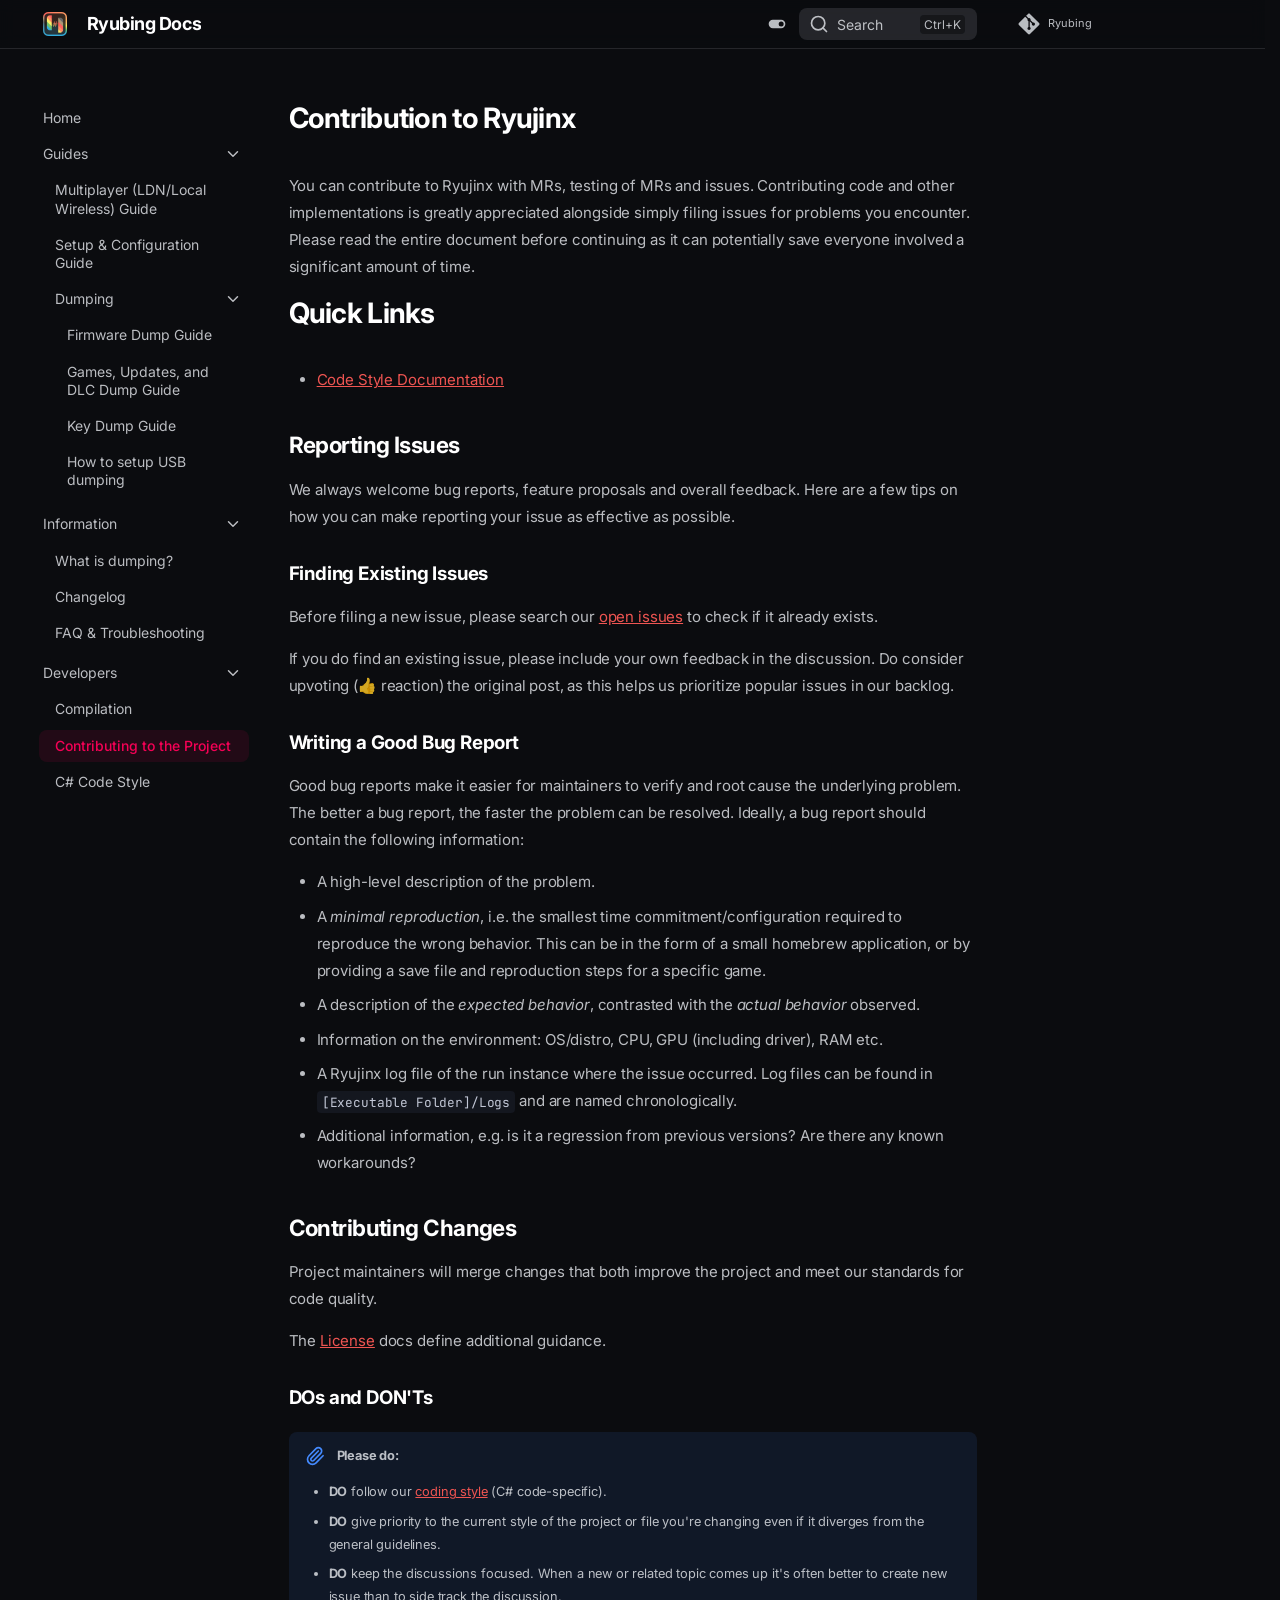
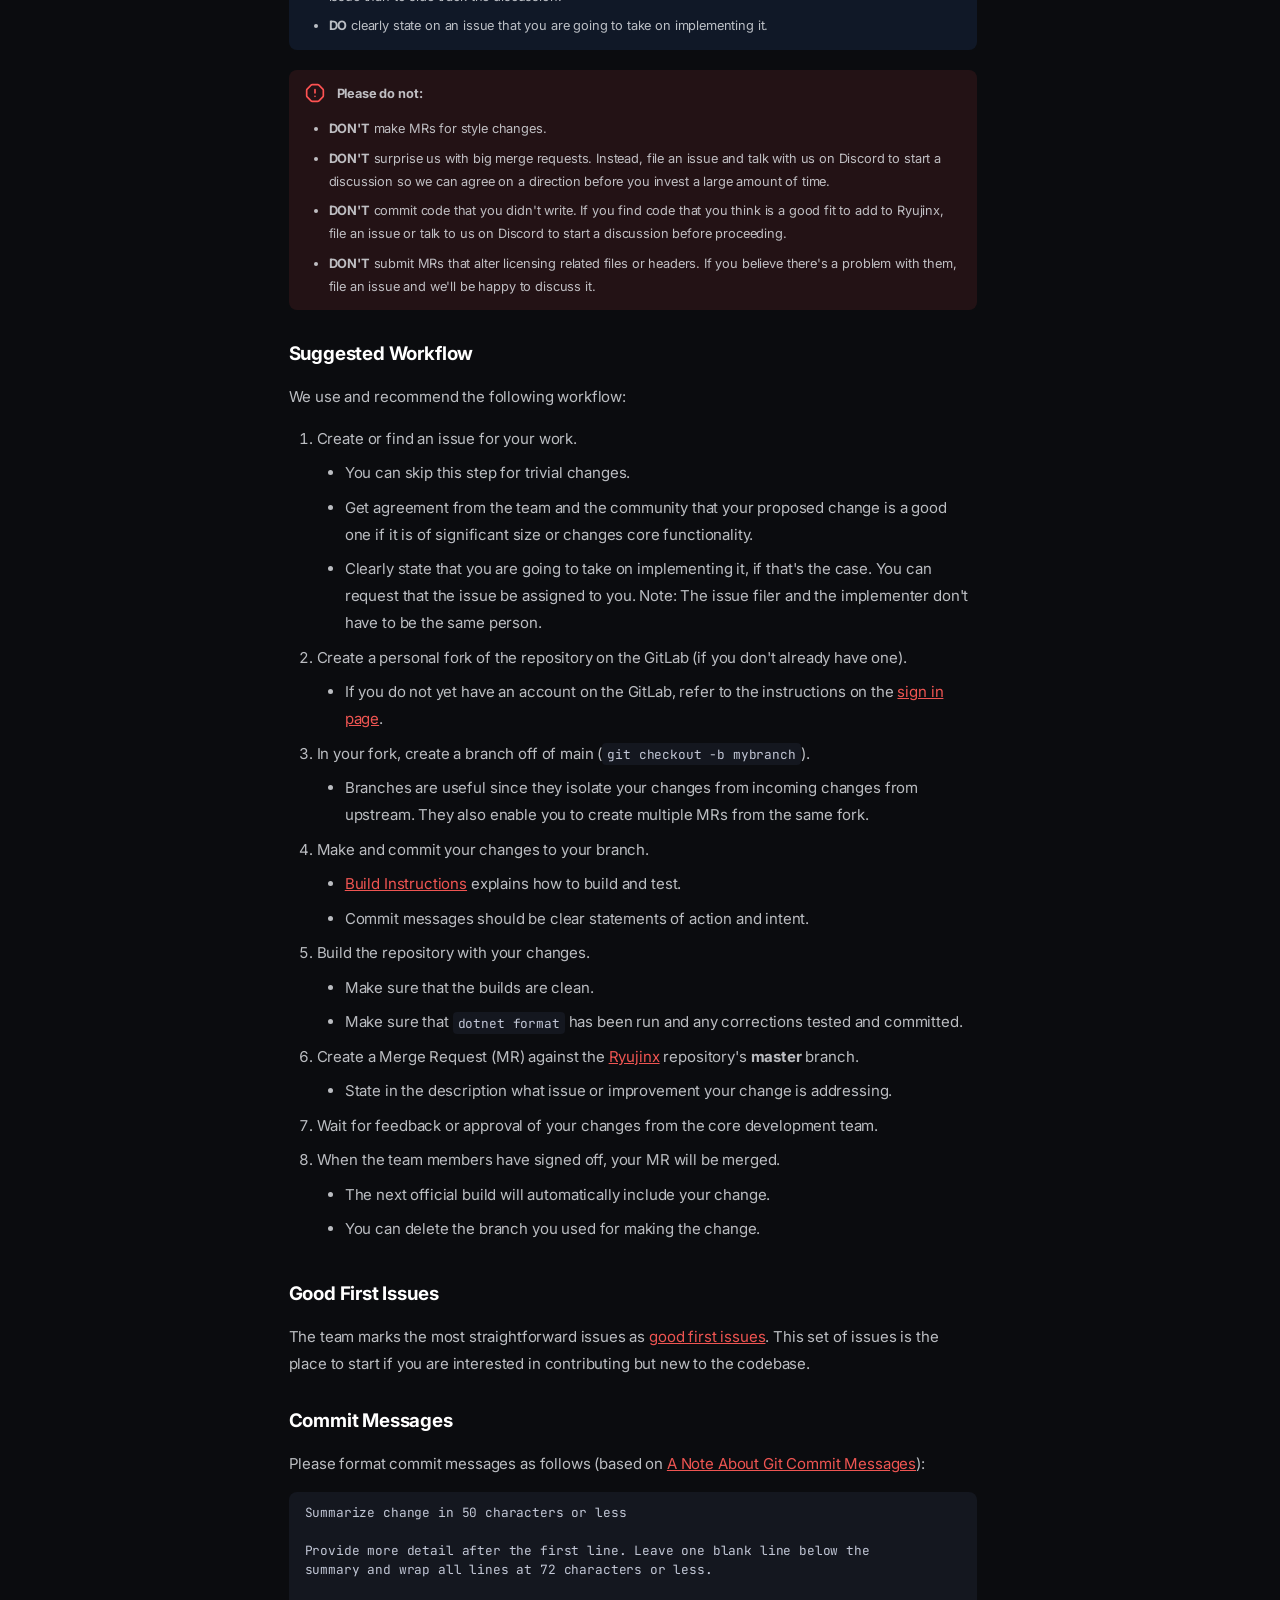
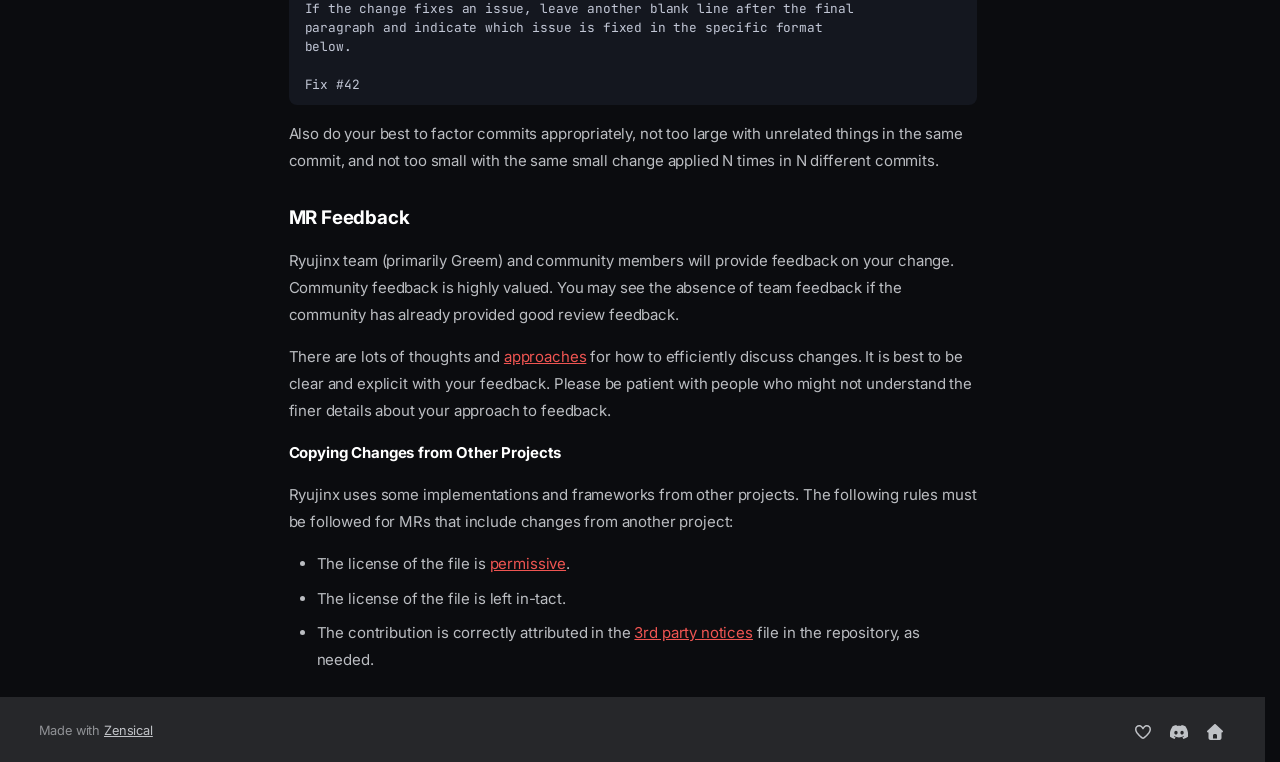
<file: dev/contributing/index.html>
<!doctype html>
<html lang="en" class="no-js">
  <head>
    
      <meta charset="utf-8">
      <meta name="viewport" content="width=device-width,initial-scale=1">
      
      
      
        <link rel="canonical" href="https://docs.ryujinx.app/dev/contributing/">
      
      
      
        <link rel="prev" href="../compilation/">
      
      
        <link rel="next" href="../code-style/">
      
      
        
      
      
      <link rel="icon" href="../../favicon.png">
      <meta name="generator" content="zensical-0.0.73">
    
    
      
        <title>Contributing to the Project - Ryubing Docs</title>
      
    
    
      
        
      
      <link rel="stylesheet" href="../../assets/stylesheets/modern/main.4ab2de0c.min.css">
      
        
          
        
        <link rel="stylesheet" href="../../assets/stylesheets/modern/palette.b60ce83d.min.css">
      
      


    
    
      
    
    
      
        
        
        <link rel="preconnect" href="https://fonts.gstatic.com" crossorigin>
        <link rel="stylesheet" href="https://fonts.googleapis.com/css?family=Inter:300,300i,400,400i,500,500i,700,700i%7CJetBrains+Mono:400,400i,700,700i&amp;display=fallback">
        <style>:root{--md-text-font:"Inter";--md-code-font:"JetBrains Mono"}</style>
      
    
    
      <link rel="stylesheet" href="../../css/image-hide-based-on-theme.css">
    
      <link rel="stylesheet" href="../../css/gradients.css">
    
    <script>__md_scope=new URL("../..",location),__md_scope.pathname.endsWith("/")||(__md_scope=new URL(__md_scope.pathname+"/",location)),__md_hash=e=>[...e].reduce(((e,t)=>(e<<5)-e+t.charCodeAt(0)),0),__md_get=(e,t=localStorage,_=__md_scope)=>JSON.parse(t.getItem(_.pathname+"."+e)),__md_set=(e,t,_=localStorage,a=__md_scope)=>{try{_.setItem(a.pathname+"."+e,JSON.stringify(t))}catch(e){}},document.documentElement.setAttribute("data-platform",navigator.platform)</script>
    
      

    
    
  </head>
  
  
    
    
      
    
    
    
    
    <body dir="ltr" data-md-color-scheme="slate" data-md-color-primary="red" data-md-color-accent="pink">
  
    
    <input class="md-toggle" data-md-toggle="drawer" type="checkbox" id="__drawer" autocomplete="off">
    <input class="md-toggle" data-md-toggle="search" type="checkbox" id="__search" autocomplete="off">
    <label class="md-overlay" for="__drawer" aria-hidden="true"></label>
    <div data-md-component="skip">
      <a href="#__skip" class="md-skip">
        Skip to content
      </a>
    </div>
    <div data-md-component="announce">
      
    </div>
    
    
      

  

<header class="md-header md-header--shadow" data-md-component="header">
  <nav class="md-header__inner md-grid" aria-label="Header">
    <a href="../.." title="Ryubing Docs" class="md-header__button md-logo" aria-label="Ryubing Docs" data-md-component="logo">
      
  <img src="../../favicon.png" alt="Ryubing Docs">

    </a>
    <label class="md-header__button md-icon" for="__drawer">
      
      <svg xmlns="http://www.w3.org/2000/svg" fill="none" stroke="currentColor" stroke-linecap="round" stroke-linejoin="round" stroke-width="2" class="lucide lucide-menu" viewBox="0 0 24 24"><path d="M4 5h16M4 12h16M4 19h16"/></svg>
      <span class="md-visually-hidden">Navigation</span>
    </label>
    <div class="md-header__title" data-md-component="header-title">
      <div class="md-header__ellipsis">
        <div class="md-header__topic">
          <span class="md-ellipsis">
            Ryubing Docs
          </span>
        </div>
        <div class="md-header__topic" data-md-component="header-topic">
          <span class="md-ellipsis">
            
              Contributing to the Project
            
          </span>
        </div>
      </div>
    </div>
    
      
        <form class="md-header__option" data-md-component="palette">
  
    
    
    
    <input class="md-option" data-md-color-media="none" data-md-color-scheme="slate" data-md-color-primary="red" data-md-color-accent="pink"  aria-label="Switch to light mode"  type="radio" name="__palette" id="__palette_0">
    
      <label class="md-header__button md-icon" title="Switch to light mode" for="__palette_1" hidden>
        <svg xmlns="http://www.w3.org/2000/svg" viewBox="0 0 24 24"><path d="M17 7H7a5 5 0 0 0-5 5 5 5 0 0 0 5 5h10a5 5 0 0 0 5-5 5 5 0 0 0-5-5m0 8a3 3 0 0 1-3-3 3 3 0 0 1 3-3 3 3 0 0 1 3 3 3 3 0 0 1-3 3"/></svg>
      </label>
    
  
    
    
    
    <input class="md-option" data-md-color-media="none" data-md-color-scheme="default" data-md-color-primary="deep-purple" data-md-color-accent="indigo"  aria-label="Switch to dark mode"  type="radio" name="__palette" id="__palette_1">
    
      <label class="md-header__button md-icon" title="Switch to dark mode" for="__palette_0" hidden>
        <svg xmlns="http://www.w3.org/2000/svg" viewBox="0 0 24 24"><path d="M17 6H7c-3.31 0-6 2.69-6 6s2.69 6 6 6h10c3.31 0 6-2.69 6-6s-2.69-6-6-6m0 10H7c-2.21 0-4-1.79-4-4s1.79-4 4-4h10c2.21 0 4 1.79 4 4s-1.79 4-4 4M7 9c-1.66 0-3 1.34-3 3s1.34 3 3 3 3-1.34 3-3-1.34-3-3-3"/></svg>
      </label>
    
  
</form>
      
    
    
      <script>var palette=__md_get("__palette");if(palette&&palette.color){if("(prefers-color-scheme)"===palette.color.media){var media=matchMedia("(prefers-color-scheme: light)"),input=document.querySelector(media.matches?"[data-md-color-media='(prefers-color-scheme: light)']":"[data-md-color-media='(prefers-color-scheme: dark)']");palette.color.media=input.getAttribute("data-md-color-media"),palette.color.scheme=input.getAttribute("data-md-color-scheme"),palette.color.primary=input.getAttribute("data-md-color-primary"),palette.color.accent=input.getAttribute("data-md-color-accent")}for(var[key,value]of Object.entries(palette.color))document.body.setAttribute("data-md-color-"+key,value)}</script>
    
    
    
      
      
        <label class="md-header__button md-icon" for="__search">
          
          <svg xmlns="http://www.w3.org/2000/svg" fill="none" stroke="currentColor" stroke-linecap="round" stroke-linejoin="round" stroke-width="2" class="lucide lucide-search" viewBox="0 0 24 24"><path d="m21 21-4.34-4.34"/><circle cx="11" cy="11" r="8"/></svg>
          <span class="md-visually-hidden">Search</span>
        </label>
        <div class="md-search" data-md-component="search" role="dialog" aria-label="Search">
  <button type="button" class="md-search__button">
    Search
  </button>
</div>
      
    
    <div class="md-header__source">
      
        <a href="https://git.ryujinx.app/projects/Ryubing" title="Go to repository" class="md-source" data-md-component="source">
  <div class="md-source__icon md-icon">
    
    <svg xmlns="http://www.w3.org/2000/svg" viewBox="0 0 448 512"><!--! Font Awesome Free 7.3.1 by @fontawesome - https://fontawesome.com License - https://fontawesome.com/license/free (Icons: CC BY 4.0, Fonts: SIL OFL 1.1, Code: MIT License) Copyright 2026 Fonticons, Inc.--><path fill="currentColor" d="M439.6 236.1 244 40.5c-5.4-5.5-12.8-8.5-20.4-8.5s-15 3-20.4 8.4L162.5 81l51.5 51.5c27.1-9.1 52.7 16.8 43.4 43.7l49.7 49.7c34.2-11.8 61.2 31 35.5 56.7-26.5 26.5-70.2-2.9-56-37.3L240.3 199v121.9c25.3 12.5 22.3 41.8 9.1 55-6.4 6.4-15.2 10.1-24.3 10.1s-17.8-3.6-24.3-10.1c-17.6-17.6-11.1-46.9 11.2-56v-123c-20.8-8.5-24.6-30.7-18.6-45L142.6 101 8.5 235.1C3 240.6 0 247.9 0 255.5s3 15 8.5 20.4l195.6 195.7c5.4 5.4 12.7 8.4 20.4 8.4s15-3 20.4-8.4l194.7-194.7c5.4-5.4 8.4-12.8 8.4-20.4s-3-15-8.4-20.4"/></svg>
  </div>
  <div class="md-source__repository">
    Ryubing
  </div>
</a>
      
    </div>
  </nav>
  
</header>
    
    <div class="md-container" data-md-component="container">
      
      
        
          
        
      
      <main class="md-main" data-md-component="main">
        <div class="md-main__inner md-grid">
          
            
              
              <div class="md-sidebar md-sidebar--primary" data-md-component="sidebar" data-md-type="navigation" >
                <div class="md-sidebar__scrollwrap">
                  <div class="md-sidebar__inner">
                    



<nav class="md-nav md-nav--primary" aria-label="Navigation" data-md-level="0">
  <label class="md-nav__title" for="__drawer">
    <a href="../.." title="Ryubing Docs" class="md-nav__button md-logo" aria-label="Ryubing Docs" data-md-component="logo">
      
  <img src="../../favicon.png" alt="Ryubing Docs">

    </a>
    Ryubing Docs
  </label>
  
    <div class="md-nav__source">
      <a href="https://git.ryujinx.app/projects/Ryubing" title="Go to repository" class="md-source" data-md-component="source">
  <div class="md-source__icon md-icon">
    
    <svg xmlns="http://www.w3.org/2000/svg" viewBox="0 0 448 512"><!--! Font Awesome Free 7.3.1 by @fontawesome - https://fontawesome.com License - https://fontawesome.com/license/free (Icons: CC BY 4.0, Fonts: SIL OFL 1.1, Code: MIT License) Copyright 2026 Fonticons, Inc.--><path fill="currentColor" d="M439.6 236.1 244 40.5c-5.4-5.5-12.8-8.5-20.4-8.5s-15 3-20.4 8.4L162.5 81l51.5 51.5c27.1-9.1 52.7 16.8 43.4 43.7l49.7 49.7c34.2-11.8 61.2 31 35.5 56.7-26.5 26.5-70.2-2.9-56-37.3L240.3 199v121.9c25.3 12.5 22.3 41.8 9.1 55-6.4 6.4-15.2 10.1-24.3 10.1s-17.8-3.6-24.3-10.1c-17.6-17.6-11.1-46.9 11.2-56v-123c-20.8-8.5-24.6-30.7-18.6-45L142.6 101 8.5 235.1C3 240.6 0 247.9 0 255.5s3 15 8.5 20.4l195.6 195.7c5.4 5.4 12.7 8.4 20.4 8.4s15-3 20.4-8.4l194.7-194.7c5.4-5.4 8.4-12.8 8.4-20.4s-3-15-8.4-20.4"/></svg>
  </div>
  <div class="md-source__repository">
    Ryubing
  </div>
</a>
    </div>
  
  <ul class="md-nav__list" data-md-scrollfix>
    
      
      
  
  
  
  
    <li class="md-nav__item">
      <a href="../.." class="md-nav__link">
        
  
  
  <span class="md-ellipsis">
    
  
  Home

    
  </span>
  
  

      </a>
    </li>
  

    
      
      
  
  
  
  
    
    
    
    
    
    <li class="md-nav__item md-nav__item--nested">
      
        
        
          
        
        <input class="md-nav__toggle md-toggle md-toggle--indeterminate" type="checkbox" id="__nav_2" >
        
          
          <label class="md-nav__link" for="__nav_2" id="__nav_2_label" tabindex="0">
            
  
  
  <span class="md-ellipsis">
    
  
  Guides

    
  </span>
  
  

            <span class="md-nav__icon md-icon"></span>
          </label>
        
        
          <nav class="md-nav" data-md-level="1" aria-labelledby="__nav_2_label" aria-expanded="false">
            <label class="md-nav__title" for="__nav_2">
              <span class="md-nav__icon md-icon"></span>
              
  
  Guides

            </label>
            <ul class="md-nav__list" data-md-scrollfix>
              
                
                  
  
  
  
  
    <li class="md-nav__item">
      <a href="../../guides/ldn-guide/" class="md-nav__link">
        
  
  
  <span class="md-ellipsis">
    
  
  Multiplayer (LDN/Local Wireless) Guide

    
  </span>
  
  

      </a>
    </li>
  

                
              
                
                  
  
  
  
  
    <li class="md-nav__item">
      <a href="../../guides/setup-guide/" class="md-nav__link">
        
  
  
  <span class="md-ellipsis">
    
  
  Setup & Configuration Guide

    
  </span>
  
  

      </a>
    </li>
  

                
              
                
                  
  
  
  
  
    
    
    
    
    
    <li class="md-nav__item md-nav__item--nested">
      
        
        
          
        
        <input class="md-nav__toggle md-toggle md-toggle--indeterminate" type="checkbox" id="__nav_2_3" >
        
          
          <label class="md-nav__link" for="__nav_2_3" id="__nav_2_3_label" tabindex="0">
            
  
  
  <span class="md-ellipsis">
    
  
  Dumping

    
  </span>
  
  

            <span class="md-nav__icon md-icon"></span>
          </label>
        
        
          <nav class="md-nav" data-md-level="2" aria-labelledby="__nav_2_3_label" aria-expanded="false">
            <label class="md-nav__title" for="__nav_2_3">
              <span class="md-nav__icon md-icon"></span>
              
  
  Dumping

            </label>
            <ul class="md-nav__list" data-md-scrollfix>
              
                
                  
  
  
  
  
    <li class="md-nav__item">
      <a href="../../guides/dumping/fw/" class="md-nav__link">
        
  
  
  <span class="md-ellipsis">
    
  
  Firmware Dump Guide

    
  </span>
  
  

      </a>
    </li>
  

                
              
                
                  
  
  
  
  
    <li class="md-nav__item">
      <a href="../../guides/dumping/game-content/" class="md-nav__link">
        
  
  
  <span class="md-ellipsis">
    
  
  Games, Updates, and DLC Dump Guide

    
  </span>
  
  

      </a>
    </li>
  

                
              
                
                  
  
  
  
  
    <li class="md-nav__item">
      <a href="../../guides/dumping/keys/" class="md-nav__link">
        
  
  
  <span class="md-ellipsis">
    
  
  Key Dump Guide

    
  </span>
  
  

      </a>
    </li>
  

                
              
                
                  
  
  
  
  
    <li class="md-nav__item">
      <a href="../../guides/dumping/usb-dumping/" class="md-nav__link">
        
  
  
  <span class="md-ellipsis">
    
  
  How to setup USB dumping

    
  </span>
  
  

      </a>
    </li>
  

                
              
            </ul>
          </nav>
        
      
    </li>
  

                
              
            </ul>
          </nav>
        
      
    </li>
  

    
      
      
  
  
  
  
    
    
    
    
    
    <li class="md-nav__item md-nav__item--nested">
      
        
        
          
        
        <input class="md-nav__toggle md-toggle md-toggle--indeterminate" type="checkbox" id="__nav_3" >
        
          
          <label class="md-nav__link" for="__nav_3" id="__nav_3_label" tabindex="0">
            
  
  
  <span class="md-ellipsis">
    
  
  Information

    
  </span>
  
  

            <span class="md-nav__icon md-icon"></span>
          </label>
        
        
          <nav class="md-nav" data-md-level="1" aria-labelledby="__nav_3_label" aria-expanded="false">
            <label class="md-nav__title" for="__nav_3">
              <span class="md-nav__icon md-icon"></span>
              
  
  Information

            </label>
            <ul class="md-nav__list" data-md-scrollfix>
              
                
                  
  
  
  
  
    <li class="md-nav__item">
      <a href="../../info/dumping/" class="md-nav__link">
        
  
  
  <span class="md-ellipsis">
    
  
  What is dumping?

    
  </span>
  
  

      </a>
    </li>
  

                
              
                
                  
  
  
  
  
    <li class="md-nav__item">
      <a href="../../info/changelog/" class="md-nav__link">
        
  
  
  <span class="md-ellipsis">
    
  
  Changelog

    
  </span>
  
  

      </a>
    </li>
  

                
              
                
                  
  
  
  
  
    <li class="md-nav__item">
      <a href="../../info/faq-%26-troubleshooting/" class="md-nav__link">
        
  
  
  <span class="md-ellipsis">
    
  
  FAQ & Troubleshooting

    
  </span>
  
  

      </a>
    </li>
  

                
              
            </ul>
          </nav>
        
      
    </li>
  

    
      
      
  
  
    
  
  
  
    
    
    
    
    
    <li class="md-nav__item md-nav__item--active md-nav__item--nested">
      
        
        
        <input class="md-nav__toggle md-toggle " type="checkbox" id="__nav_4" checked>
        
          
          <label class="md-nav__link" for="__nav_4" id="__nav_4_label" tabindex="0">
            
  
  
  <span class="md-ellipsis">
    
  
  Developers

    
  </span>
  
  

            <span class="md-nav__icon md-icon"></span>
          </label>
        
        
          <nav class="md-nav" data-md-level="1" aria-labelledby="__nav_4_label" aria-expanded="true">
            <label class="md-nav__title" for="__nav_4">
              <span class="md-nav__icon md-icon"></span>
              
  
  Developers

            </label>
            <ul class="md-nav__list" data-md-scrollfix>
              
                
                  
  
  
  
  
    <li class="md-nav__item">
      <a href="../compilation/" class="md-nav__link">
        
  
  
  <span class="md-ellipsis">
    
  
  Compilation

    
  </span>
  
  

      </a>
    </li>
  

                
              
                
                  
  
  
    
  
  
  
    <li class="md-nav__item md-nav__item--active">
      
      
      
      
        
      
      
      <a href="././" class="md-nav__link md-nav__link--active">
        
  
  
  <span class="md-ellipsis">
    
  
  Contributing to the Project

    
  </span>
  
  

      </a>
      
    </li>
  

                
              
                
                  
  
  
  
  
    <li class="md-nav__item">
      <a href="../code-style/" class="md-nav__link">
        
  
  
  <span class="md-ellipsis">
    
  
  C# Code Style

    
  </span>
  
  

      </a>
    </li>
  

                
              
            </ul>
          </nav>
        
      
    </li>
  

    
  </ul>
</nav>
                  </div>
                </div>
              </div>
            
            
              
              <div class="md-sidebar md-sidebar--secondary" data-md-component="sidebar" data-md-type="toc" >
                <div class="md-sidebar__scrollwrap">
                  
                    
                    
                    
                      
                    
                    
                  
                  <div class="md-sidebar__inner">
                    


<nav class="md-nav md-nav--secondary" aria-label="On this page">
  
  
  
    
  
  
</nav>
                  </div>
                </div>
              </div>
            
          
          
            <div class="md-content" data-md-component="content">
              
              <article class="md-content__inner md-typeset">
                <a id="__skip" tabindex="-1"></a>
                
                  

  
  


<h1 id="contribution-to-ryujinx">Contribution to Ryujinx</h1>
<p>You can contribute to Ryujinx with MRs, testing of MRs and issues. Contributing code and other implementations is greatly appreciated alongside simply filing issues for problems you encounter.
Please read the entire document before continuing as it can potentially save everyone involved a significant amount of time.</p>
<h1 id="quick-links">Quick Links</h1>
<ul>
<li><a href="../dev/code-style">Code Style Documentation</a></li>
</ul>
<h2 id="reporting-issues">Reporting Issues</h2>
<p>We always welcome bug reports, feature proposals and overall feedback. Here are a few tips on how you can make reporting your issue as effective as possible.</p>
<h3 id="finding-existing-issues">Finding Existing Issues</h3>
<p>Before filing a new issue, please search our <a href="https://git.ryujinx.app/ryubing/ryujinx/-/issues">open issues</a> to check if it already exists.</p>
<p>If you do find an existing issue, please include your own feedback in the discussion. Do consider upvoting (👍 reaction) the original post, as this helps us prioritize popular issues in our backlog.</p>
<h3 id="writing-a-good-bug-report">Writing a Good Bug Report</h3>
<p>Good bug reports make it easier for maintainers to verify and root cause the underlying problem. The better a bug report, the faster the problem can be resolved. 
Ideally, a bug report should contain the following information:</p>
<ul>
<li>A high-level description of the problem.</li>
<li>A <em>minimal reproduction</em>, i.e. the smallest time commitment/configuration required to reproduce the wrong behavior. This can be in the form of a small homebrew application, or by providing a save file and reproduction steps for a specific game.</li>
<li>A description of the <em>expected behavior</em>, contrasted with the <em>actual behavior</em> observed.</li>
<li>Information on the environment: OS/distro, CPU, GPU (including driver), RAM etc.</li>
<li>A Ryujinx log file of the run instance where the issue occurred. Log files can be found in <code>[Executable Folder]/Logs</code> and are named chronologically.</li>
<li>Additional information, e.g. is it a regression from previous versions? Are there any known workarounds?</li>
</ul>
<h2 id="contributing-changes">Contributing Changes</h2>
<p>Project maintainers will merge changes that both improve the project and meet our standards for code quality.</p>
<p>The <a href="https://github.com/Ryubing/Ryujinx/blob/master/LICENSE.txt">License</a> docs define additional guidance.</p>
<h3 id="dos-and-donts">DOs and DON'Ts</h3>
<div class="admonition check">
<p class="admonition-title">Please do:</p>
<ul>
<li><strong>DO</strong> follow our <a href="../dev/code-style">coding style</a> (C# code-specific).</li>
<li><strong>DO</strong> give priority to the current style of the project or file you're changing even if it diverges from the general guidelines.</li>
<li><strong>DO</strong> keep the discussions focused. When a new or related topic comes up it's often better to create new issue than to side track the discussion.</li>
<li><strong>DO</strong> clearly state on an issue that you are going to take on implementing it.</li>
</ul>
</div>
<div class="admonition failure">
<p class="admonition-title">Please do not:</p>
<ul>
<li><strong>DON'T</strong> make MRs for style changes.</li>
<li><strong>DON'T</strong> surprise us with big merge requests. Instead, file an issue and talk with us on Discord to start
a discussion so we can agree on a direction before you invest a large amount
of time.</li>
<li><strong>DON'T</strong> commit code that you didn't write. If you find code that you think is a good fit to add to Ryujinx, file an issue or talk to us on Discord to start a discussion before proceeding.</li>
<li><strong>DON'T</strong> submit MRs that alter licensing related files or headers. If you believe there's a problem with them, file an issue and we'll be happy to discuss it.</li>
</ul>
</div>
<h3 id="suggested-workflow">Suggested Workflow</h3>
<p>We use and recommend the following workflow:</p>
<ol>
<li>Create or find an issue for your work.<ul>
<li>You can skip this step for trivial changes.</li>
<li>Get agreement from the team and the community that your proposed change is a good one if it is of significant size or changes core functionality.</li>
<li>Clearly state that you are going to take on implementing it, if that's the case. You can request that the issue be assigned to you. Note: The issue filer and the implementer don't have to be the same person.</li>
</ul>
</li>
<li>Create a personal fork of the repository on the GitLab (if you don't already have one).<ul>
<li>If you do not yet have an account on the GitLab, refer to the instructions on the <a href="https://git.ryujinx.app/users/sign_in">sign in page</a>.</li>
</ul>
</li>
<li>In your fork, create a branch off of main (<code>git checkout -b mybranch</code>).<ul>
<li>Branches are useful since they isolate your changes from incoming changes from upstream. They also enable you to create multiple MRs from the same fork.</li>
</ul>
</li>
<li>Make and commit your changes to your branch.<ul>
<li><a href="../dev/compilation/">Build Instructions</a> explains how to build and test.</li>
<li>Commit messages should be clear statements of action and intent.</li>
</ul>
</li>
<li>Build the repository with your changes.<ul>
<li>Make sure that the builds are clean.</li>
<li>Make sure that <code>dotnet format</code> has been run and any corrections tested and committed.</li>
</ul>
</li>
<li>Create a Merge Request (MR) against the <a href="https://git.ryujinx.app/ryubing/ryujinx">Ryujinx</a> repository's <strong>master</strong> branch.<ul>
<li>State in the description what issue or improvement your change is addressing.</li>
</ul>
</li>
<li>Wait for feedback or approval of your changes from the core development team.</li>
<li>When the team members have signed off, your MR will be merged.<ul>
<li>The next official build will automatically include your change.</li>
<li>You can delete the branch you used for making the change.</li>
</ul>
</li>
</ol>
<h3 id="good-first-issues">Good First Issues</h3>
<p>The team marks the most straightforward issues as <a href="https://github.com/Ryubing/Ryujinx/issues?q=is%3Aopen+is%3Aissue+label%3A%22good+first+issue%22">good first issues</a>. This set of issues is the place to start if you are interested in contributing but new to the codebase.</p>
<h3 id="commit-messages">Commit Messages</h3>
<p>Please format commit messages as follows (based on <a href="http://tbaggery.com/2008/04/19/a-note-about-git-commit-messages.html">A Note About Git Commit Messages</a>):</p>
<div class="highlight"><pre><span></span><code>Summarize change in 50 characters or less

Provide more detail after the first line. Leave one blank line below the
summary and wrap all lines at 72 characters or less.

If the change fixes an issue, leave another blank line after the final
paragraph and indicate which issue is fixed in the specific format
below.

Fix #42
</code></pre></div>
<p>Also do your best to factor commits appropriately, not too large with unrelated things in the same commit, and not too small with the same small change applied N times in N different commits.</p>
<h3 id="mr-feedback">MR Feedback</h3>
<p>Ryujinx team (primarily Greem) and community members will provide feedback on your change. Community feedback is highly valued. You may see the absence of team feedback if the community has already provided good review feedback.</p>
<p>There are lots of thoughts and <a href="https://github.com/antlr/antlr4-cpp/blob/master/CONTRIBUTING.md#emoji">approaches</a> for how to efficiently discuss changes. It is best to be clear and explicit with your feedback. Please be patient with people who might not understand the finer details about your approach to feedback.</p>
<h4 id="copying-changes-from-other-projects">Copying Changes from Other Projects</h4>
<p>Ryujinx uses some implementations and frameworks from other projects. The following rules must be followed for MRs that include changes from another project:</p>
<ul>
<li>The license of the file is <a href="https://en.wikipedia.org/wiki/Permissive_free_software_licence">permissive</a>.</li>
<li>The license of the file is left in-tact.</li>
<li>The contribution is correctly attributed in the <a href="https://git.ryujinx.app/ryubing/ryujinx/-/blob/master/distribution/legal/THIRDPARTY.md?ref_type=heads">3rd party notices</a> file in the repository, as needed.</li>
</ul>














                
              </article>
            </div>
          
          
<script>var target=document.getElementById(location.hash.slice(1));target&&target.name&&(target.checked=target.name.startsWith("__tabbed_"))</script>
        </div>
        
      </main>
      
        <footer class="md-footer">
  
  <div class="md-footer-meta md-typeset">
    <div class="md-footer-meta__inner md-grid">
      <div class="md-copyright">
  
  
    Made with
    <a href="https://zensical.org/" target="_blank" rel="noopener">
      Zensical
    </a>
  
</div>
      
        
<div class="md-social">
  
    
    
    
    
    <a href="https://github.com/sponsors/GreemDev" target="_blank" rel="noopener" title="Support the Project" class="md-social__link">
      <svg xmlns="http://www.w3.org/2000/svg" viewBox="0 0 512 512"><!--! Font Awesome Free 7.3.1 by @fontawesome - https://fontawesome.com License - https://fontawesome.com/license/free (Icons: CC BY 4.0, Fonts: SIL OFL 1.1, Code: MIT License) Copyright 2026 Fonticons, Inc.--><path fill="currentColor" d="M378.9 80c-27.3 0-53 13.1-69 35.2l-34.4 47.6c-4.5 6.2-11.7 9.9-19.4 9.9s-14.9-3.7-19.4-9.9l-34.4-47.6c-16-22.1-41.7-35.2-69-35.2-47 0-85.1 38.1-85.1 85.1 0 49.9 32 98.4 68.1 142.3 41.1 50 91.4 94 125.9 120.3 3.2 2.4 7.9 4.2 14 4.2s10.8-1.8 14-4.2c34.5-26.3 84.8-70.4 125.9-120.3 36.2-43.9 68.1-92.4 68.1-142.3 0-47-38.1-85.1-85.1-85.1zM271 87.1C296 52.5 336.2 32 378.9 32 452.4 32 512 91.6 512 165.1c0 68.6-42.9 128.9-79.1 172.8-44.1 53.6-97.3 100.1-133.8 127.9-12.3 9.4-27.5 14.1-43.1 14.1s-30.8-4.7-43.1-14.1C176.4 438 123.2 391.5 79.1 338 42.9 294.1 0 233.7 0 165.1 0 91.6 59.6 32 133.1 32 175.8 32 216 52.5 241 87.1l15 20.7z"/></svg>
    </a>
  
    
    
    
    
    <a href="https://discord.gg/PEuzjrFXUA" target="_blank" rel="noopener" title="Discord Server" class="md-social__link">
      <svg xmlns="http://www.w3.org/2000/svg" viewBox="0 0 576 512"><!--! Font Awesome Free 7.3.1 by @fontawesome - https://fontawesome.com License - https://fontawesome.com/license/free (Icons: CC BY 4.0, Fonts: SIL OFL 1.1, Code: MIT License) Copyright 2026 Fonticons, Inc.--><path fill="currentColor" d="M492.5 69.8c-.2-.3-.4-.6-.8-.7-38.1-17.5-78.4-30-119.7-37.1-.4-.1-.8 0-1.1.1s-.6.4-.8.8c-5.5 9.9-10.5 20.2-14.9 30.6-44.6-6.8-89.9-6.8-134.4 0-4.5-10.5-9.5-20.7-15.1-30.6-.2-.3-.5-.6-.8-.8s-.7-.2-1.1-.2C162.5 39 122.2 51.5 84.1 69c-.3.1-.6.4-.8.7C7.1 183.5-13.8 294.6-3.6 404.2c0 .3.1.5.2.8s.3.4.5.6c44.4 32.9 94 58 146.8 74.2.4.1.8.1 1.1 0s.7-.4.9-.7c11.3-15.4 21.4-31.8 30-48.8.1-.2.2-.5.2-.8s0-.5-.1-.8-.2-.5-.4-.6-.4-.3-.7-.4c-15.8-6.1-31.2-13.4-45.9-21.9-.3-.2-.5-.4-.7-.6s-.3-.6-.3-.9 0-.6.2-.9.3-.5.6-.7c3.1-2.3 6.2-4.7 9.1-7.1.3-.2.6-.4.9-.4s.7 0 1 .1c96.2 43.9 200.4 43.9 295.5 0 .3-.1.7-.2 1-.2s.7.2.9.4c2.9 2.4 6 4.9 9.1 7.2.2.2.4.4.6.7s.2.6.2.9-.1.6-.3.9-.4.5-.6.6c-14.7 8.6-30 15.9-45.9 21.8-.2.1-.5.2-.7.4s-.3.4-.4.7-.1.5-.1.8.1.5.2.8c8.8 17 18.8 33.3 30 48.8.2.3.6.6.9.7s.8.1 1.1 0c52.9-16.2 102.6-41.3 147.1-74.2.2-.2.4-.4.5-.6s.2-.5.2-.8c12.3-126.8-20.5-236.9-86.9-334.5zm-302 267.7c-29 0-52.8-26.6-52.8-59.2s23.4-59.2 52.8-59.2c29.7 0 53.3 26.8 52.8 59.2 0 32.7-23.4 59.2-52.8 59.2m195.4 0c-29 0-52.8-26.6-52.8-59.2s23.4-59.2 52.8-59.2c29.7 0 53.3 26.8 52.8 59.2 0 32.7-23.2 59.2-52.8 59.2"/></svg>
    </a>
  
    
    
    
    
    <a href="https://ryujinx.app" target="_blank" rel="noopener" title="Main Website" class="md-social__link">
      <svg xmlns="http://www.w3.org/2000/svg" viewBox="0 0 512 512"><!--! Font Awesome Free 7.3.1 by @fontawesome - https://fontawesome.com License - https://fontawesome.com/license/free (Icons: CC BY 4.0, Fonts: SIL OFL 1.1, Code: MIT License) Copyright 2026 Fonticons, Inc.--><path fill="currentColor" d="M277.8 8.6c-12.3-11.4-31.3-11.4-43.5 0l-224 208c-9.6 9-12.8 22.9-8 35.1S18.8 272 32 272h16v176c0 35.3 28.7 64 64 64h288c35.3 0 64-28.7 64-64V272h16c13.2 0 25-8.1 29.8-20.3s1.6-26.2-8-35.1zM240 320h32c26.5 0 48 21.5 48 48v96H192v-96c0-26.5 21.5-48 48-48"/></svg>
    </a>
  
</div>
      
    </div>
  </div>
</footer>
      
    </div>
    <div class="md-dialog" data-md-component="dialog" role="status" aria-atomic="true">
      <div class="md-dialog__inner md-typeset"></div>
    </div>
    
    
    
      
      
      
      
        
        
      <script id="__config" type="application/json">{"annotate":null,"base":"../..","features":["header.autohide","navigation.expand","navigation.instant"],"redirect":null,"search":"../../assets/javascripts/workers/search.c47bb847.min.js","tags":null,"translations":{"clipboard.copied":"Copied to clipboard","clipboard.copy":"Copy to clipboard","clipboard.error":"Could not copy to clipboard","search.result.more.one":"1 more on this page","search.result.more.other":"# more on this page","search.result.none":"No matching documents","search.result.one":"1 matching document","search.result.other":"# matching documents","search.result.placeholder":"Type to start searching","search.result.term.missing":"Missing","select.version":"Select version"},"version":null}</script>
    
    
      <script src="../../assets/javascripts/bundle.77dd0ce9.min.js"></script>
      
    
  </body>
</html>
</file>
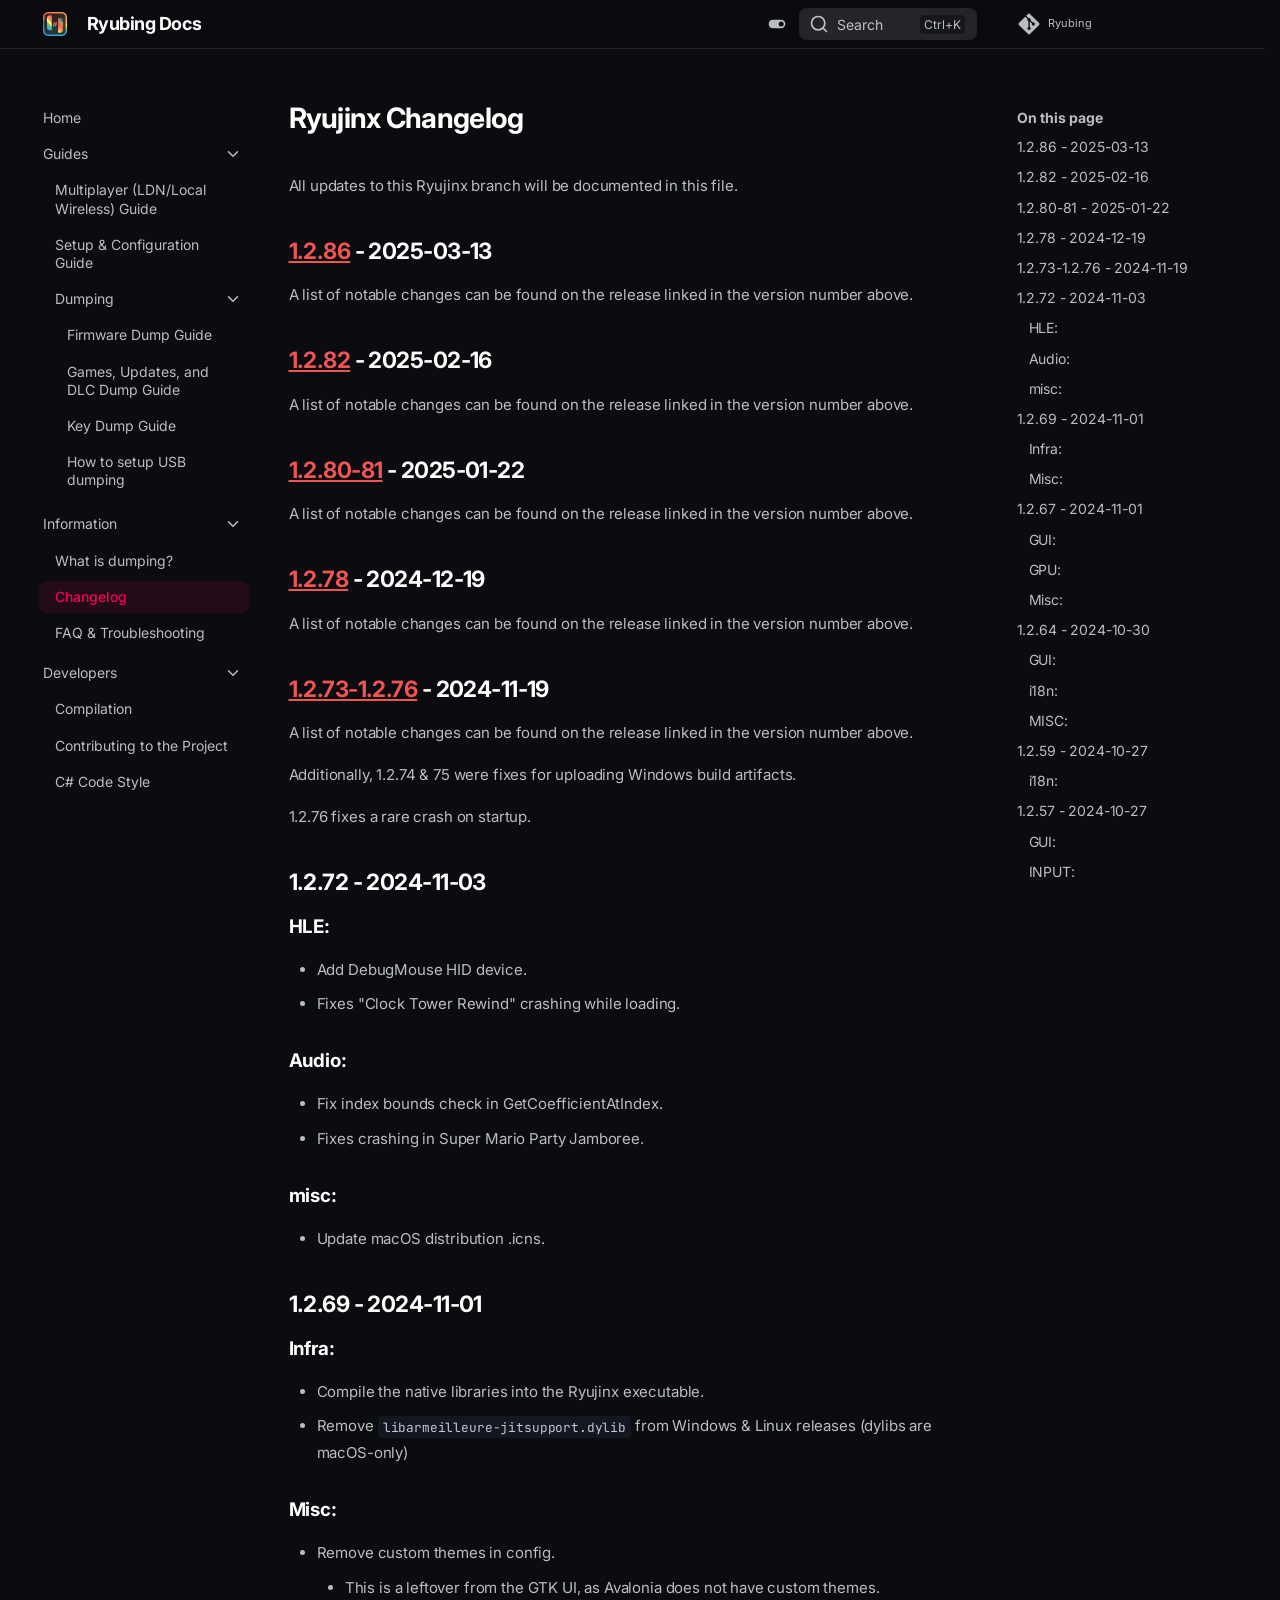
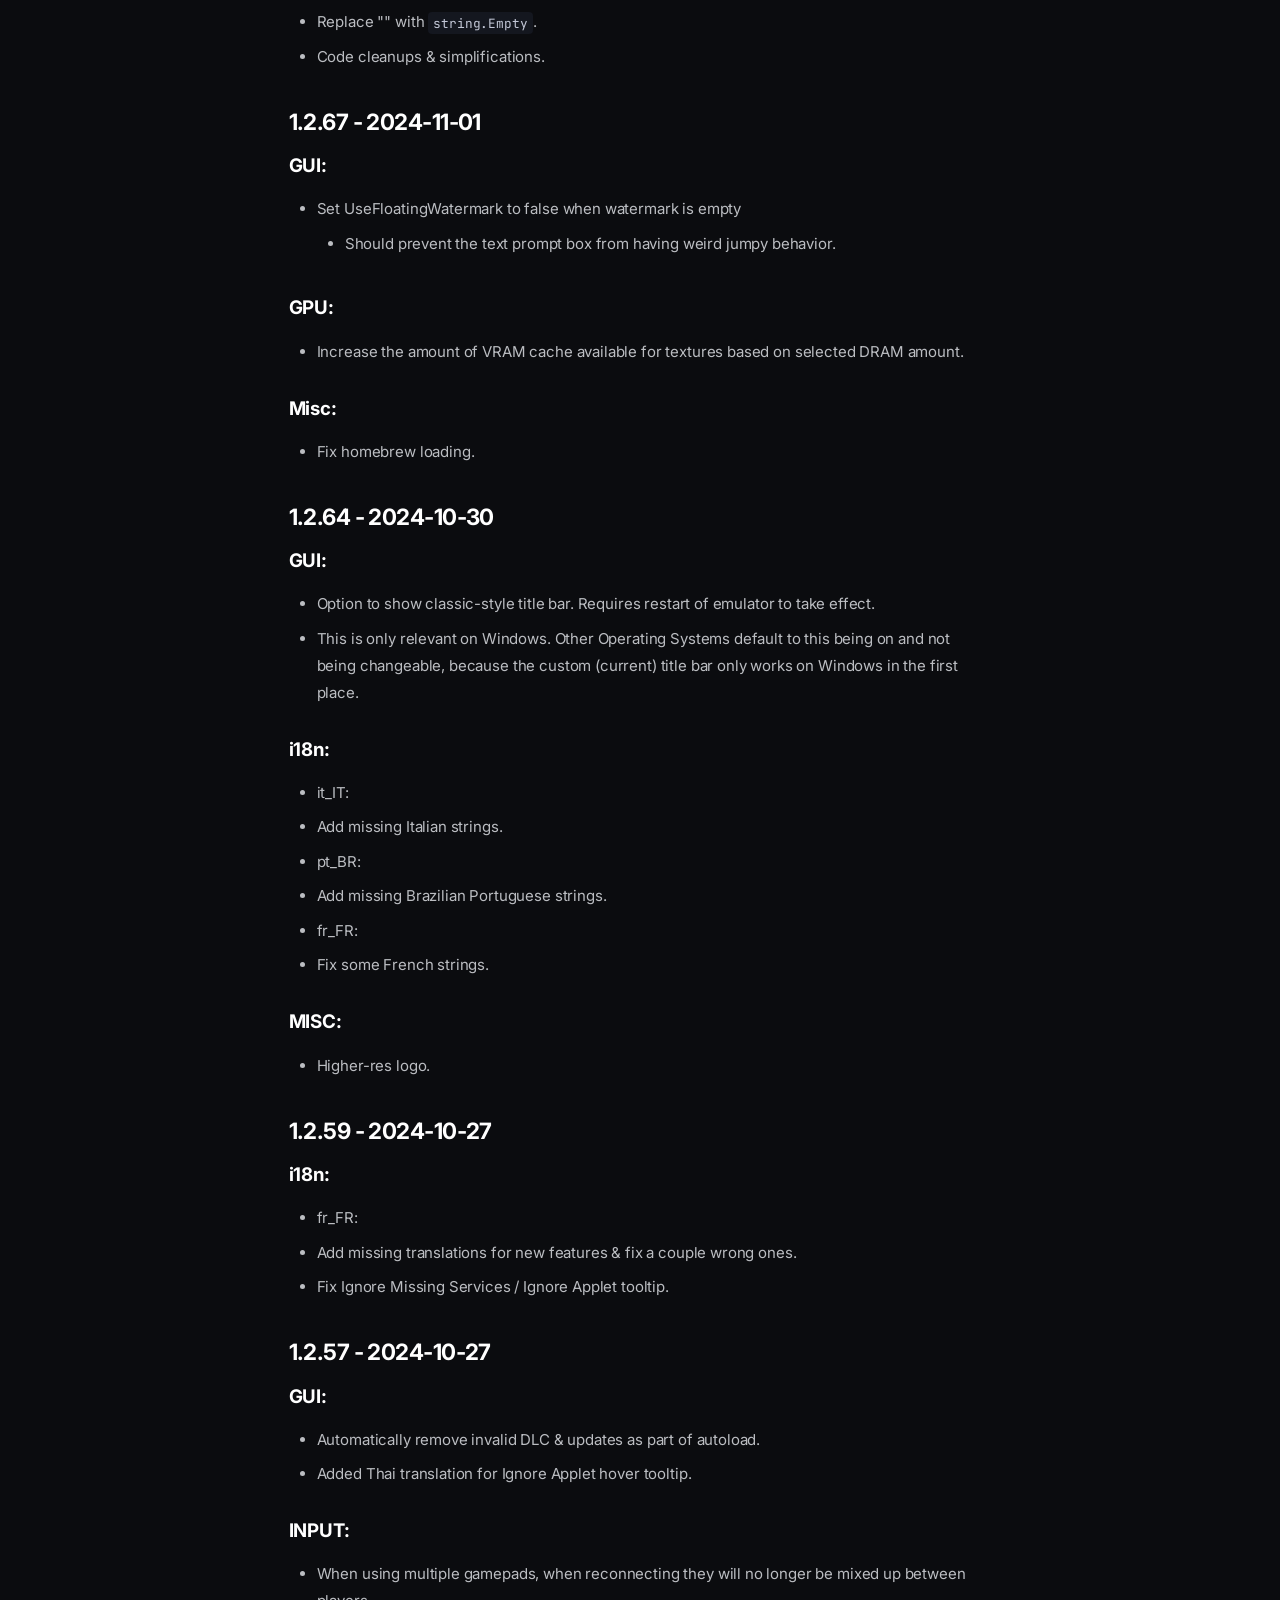
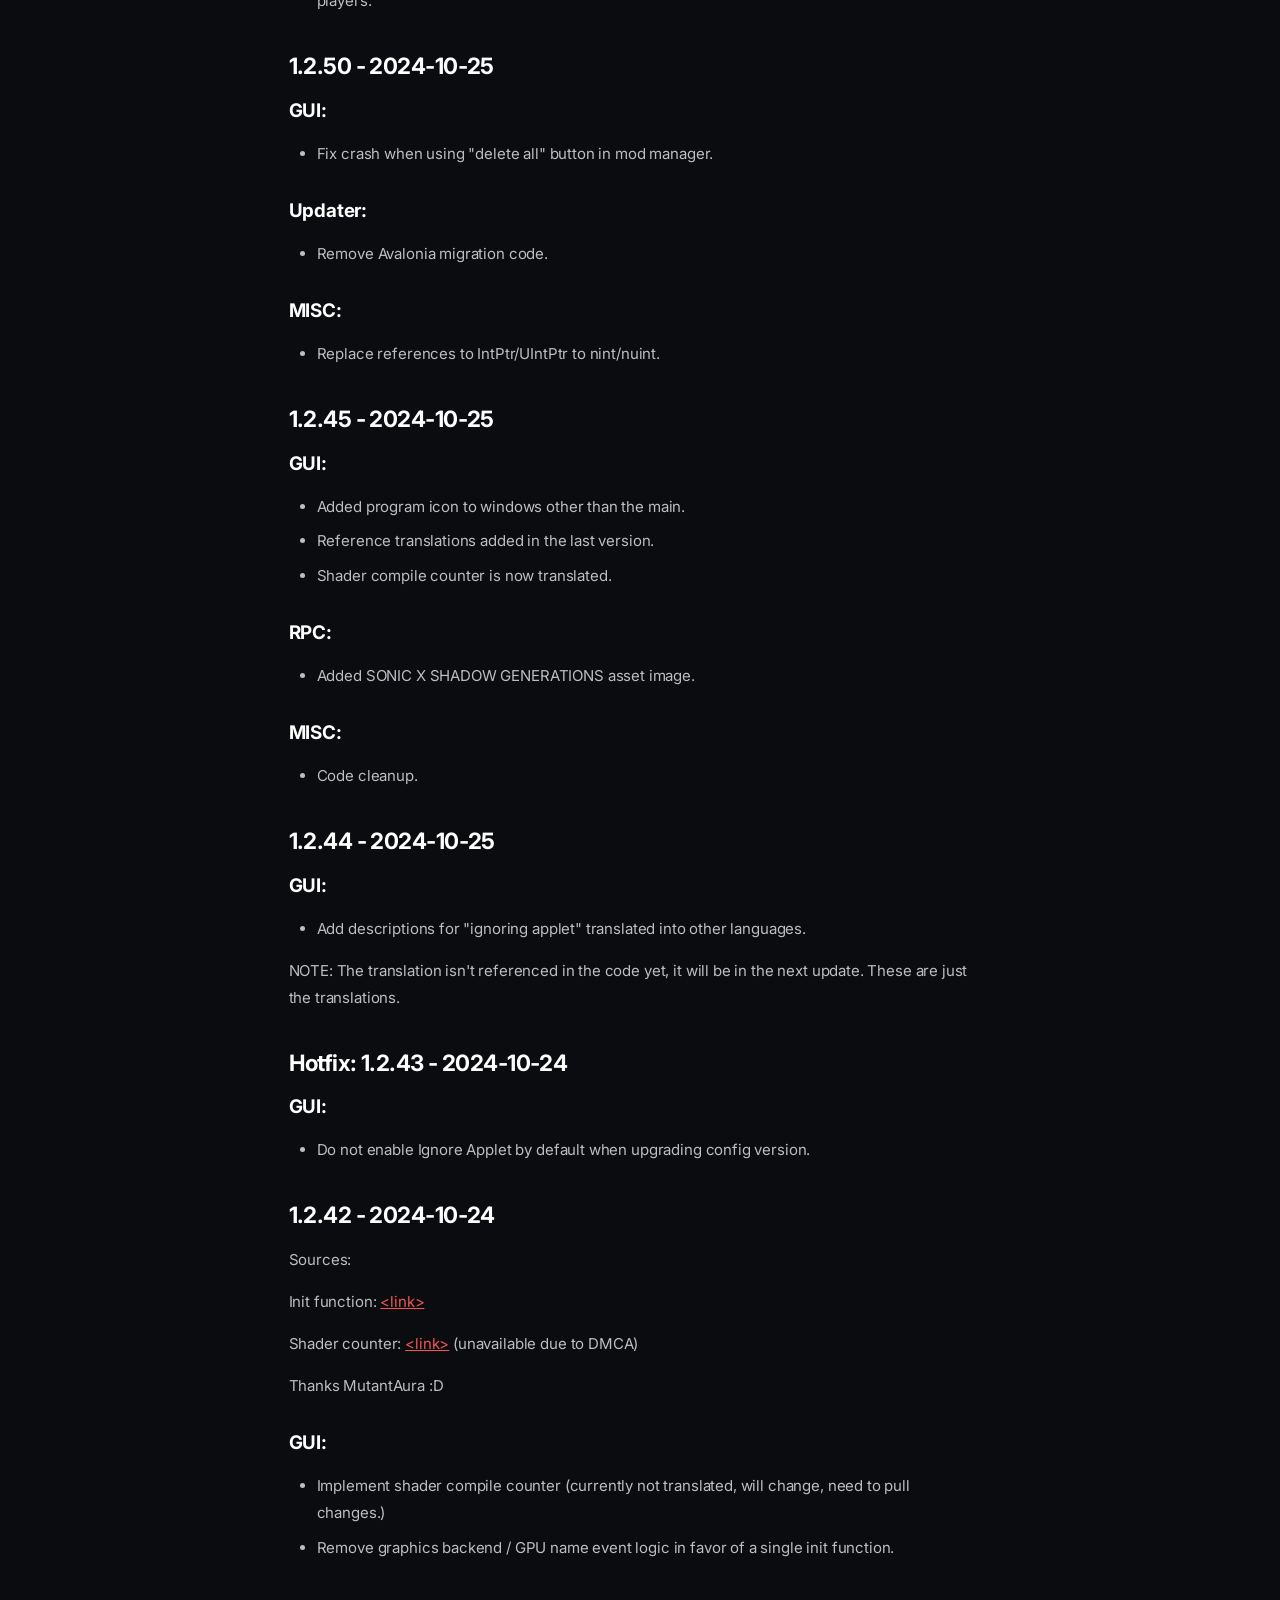
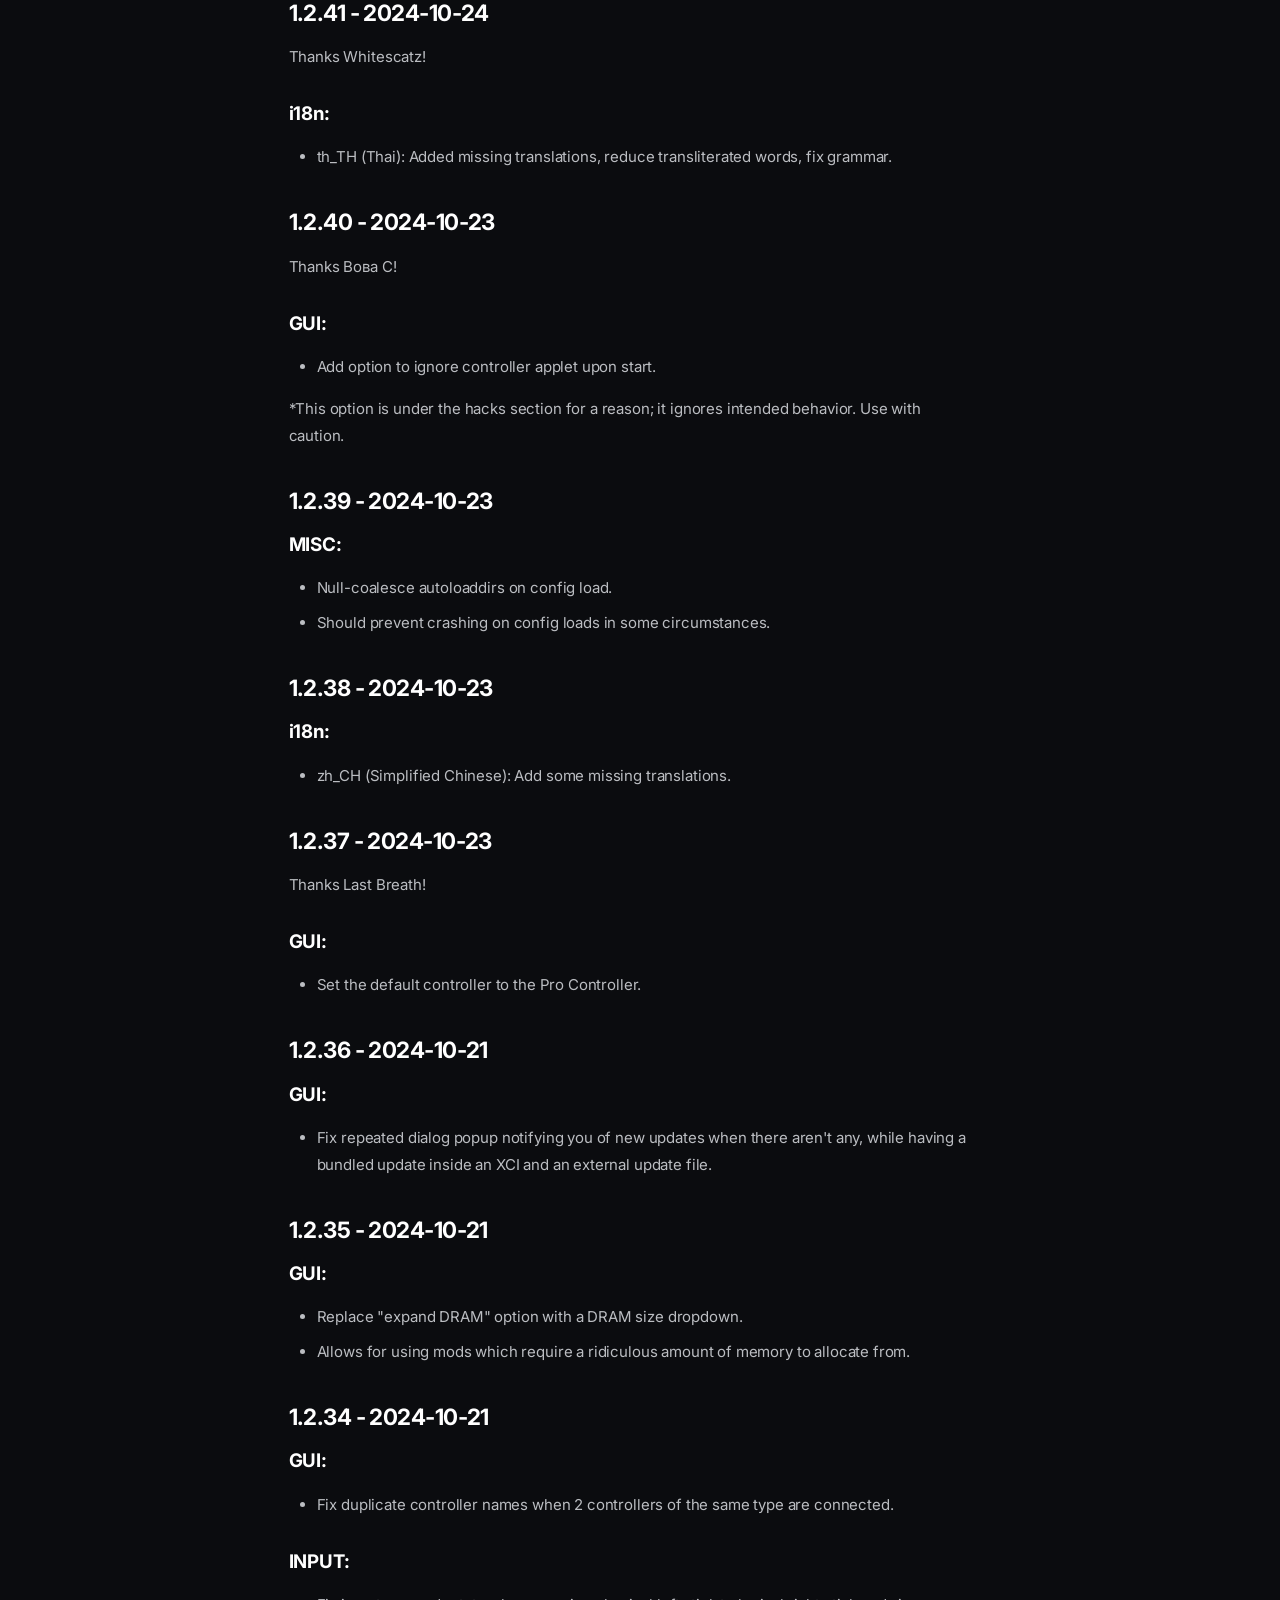
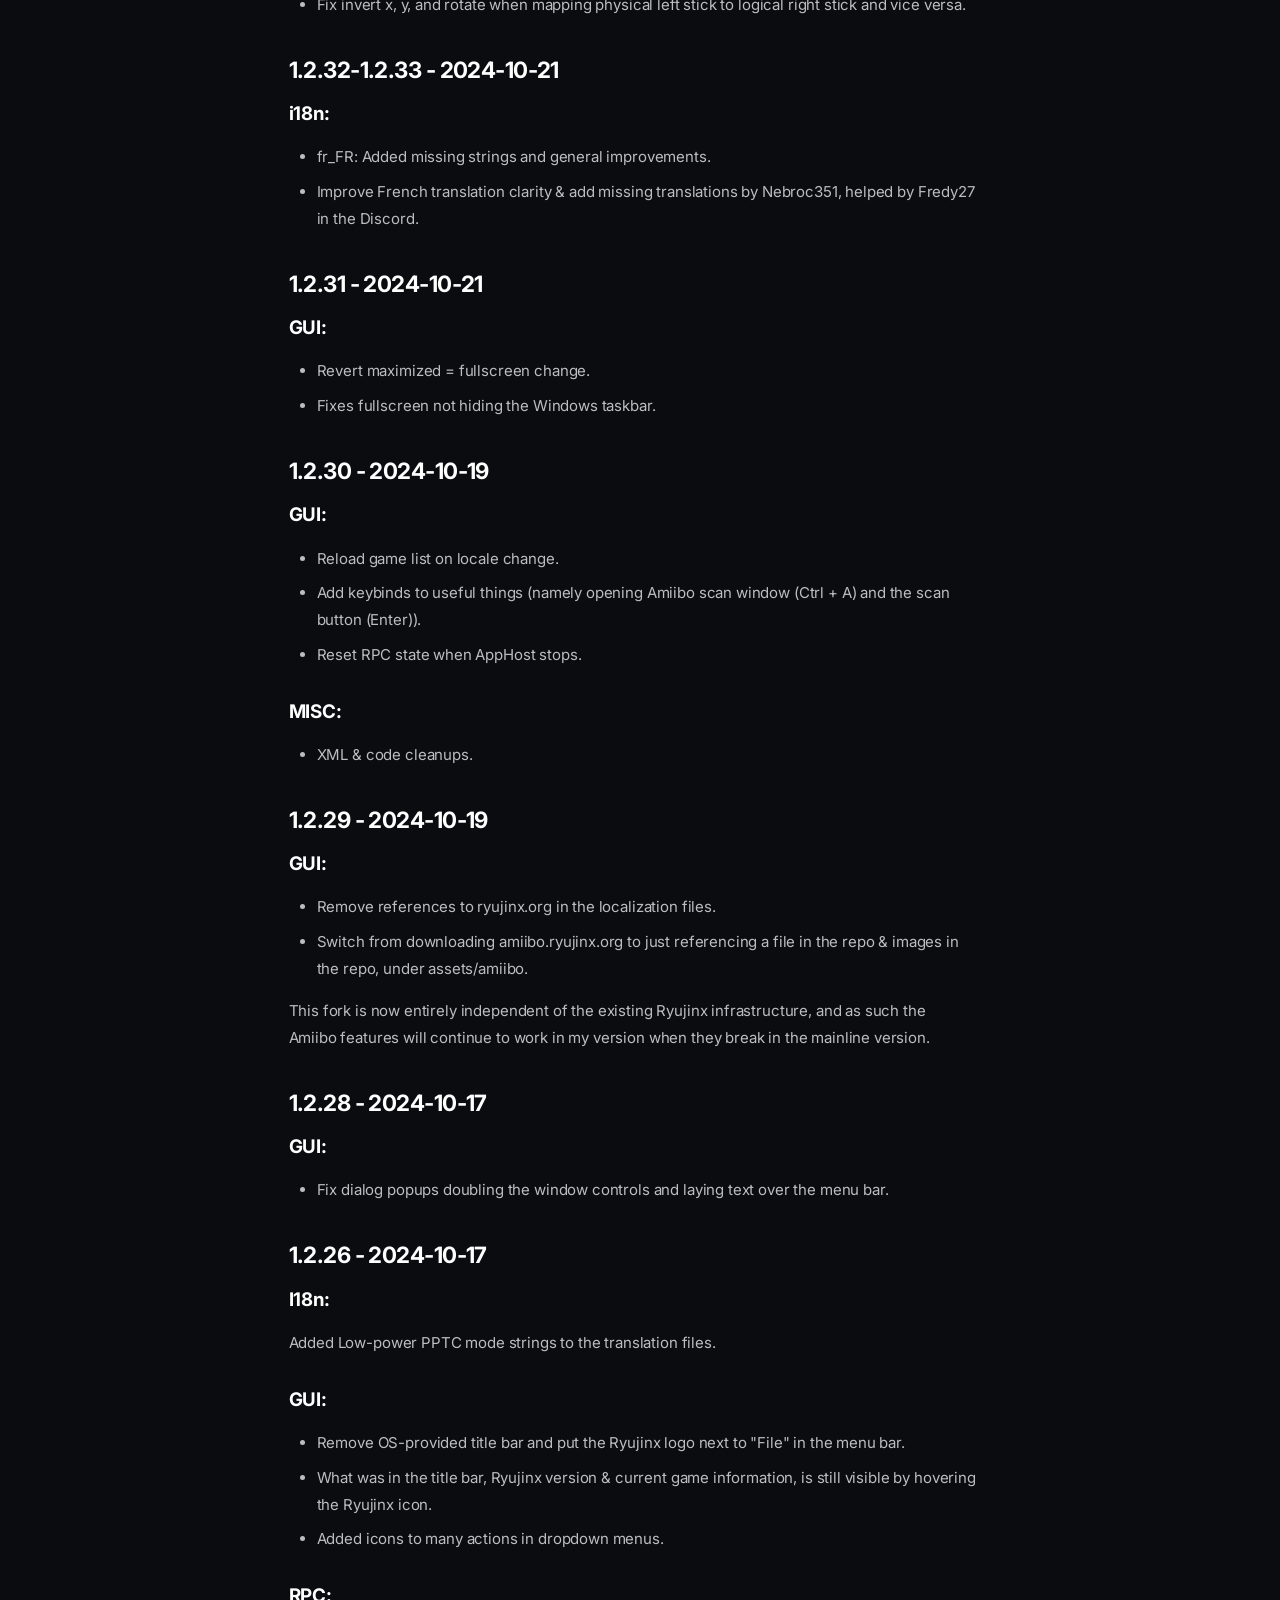
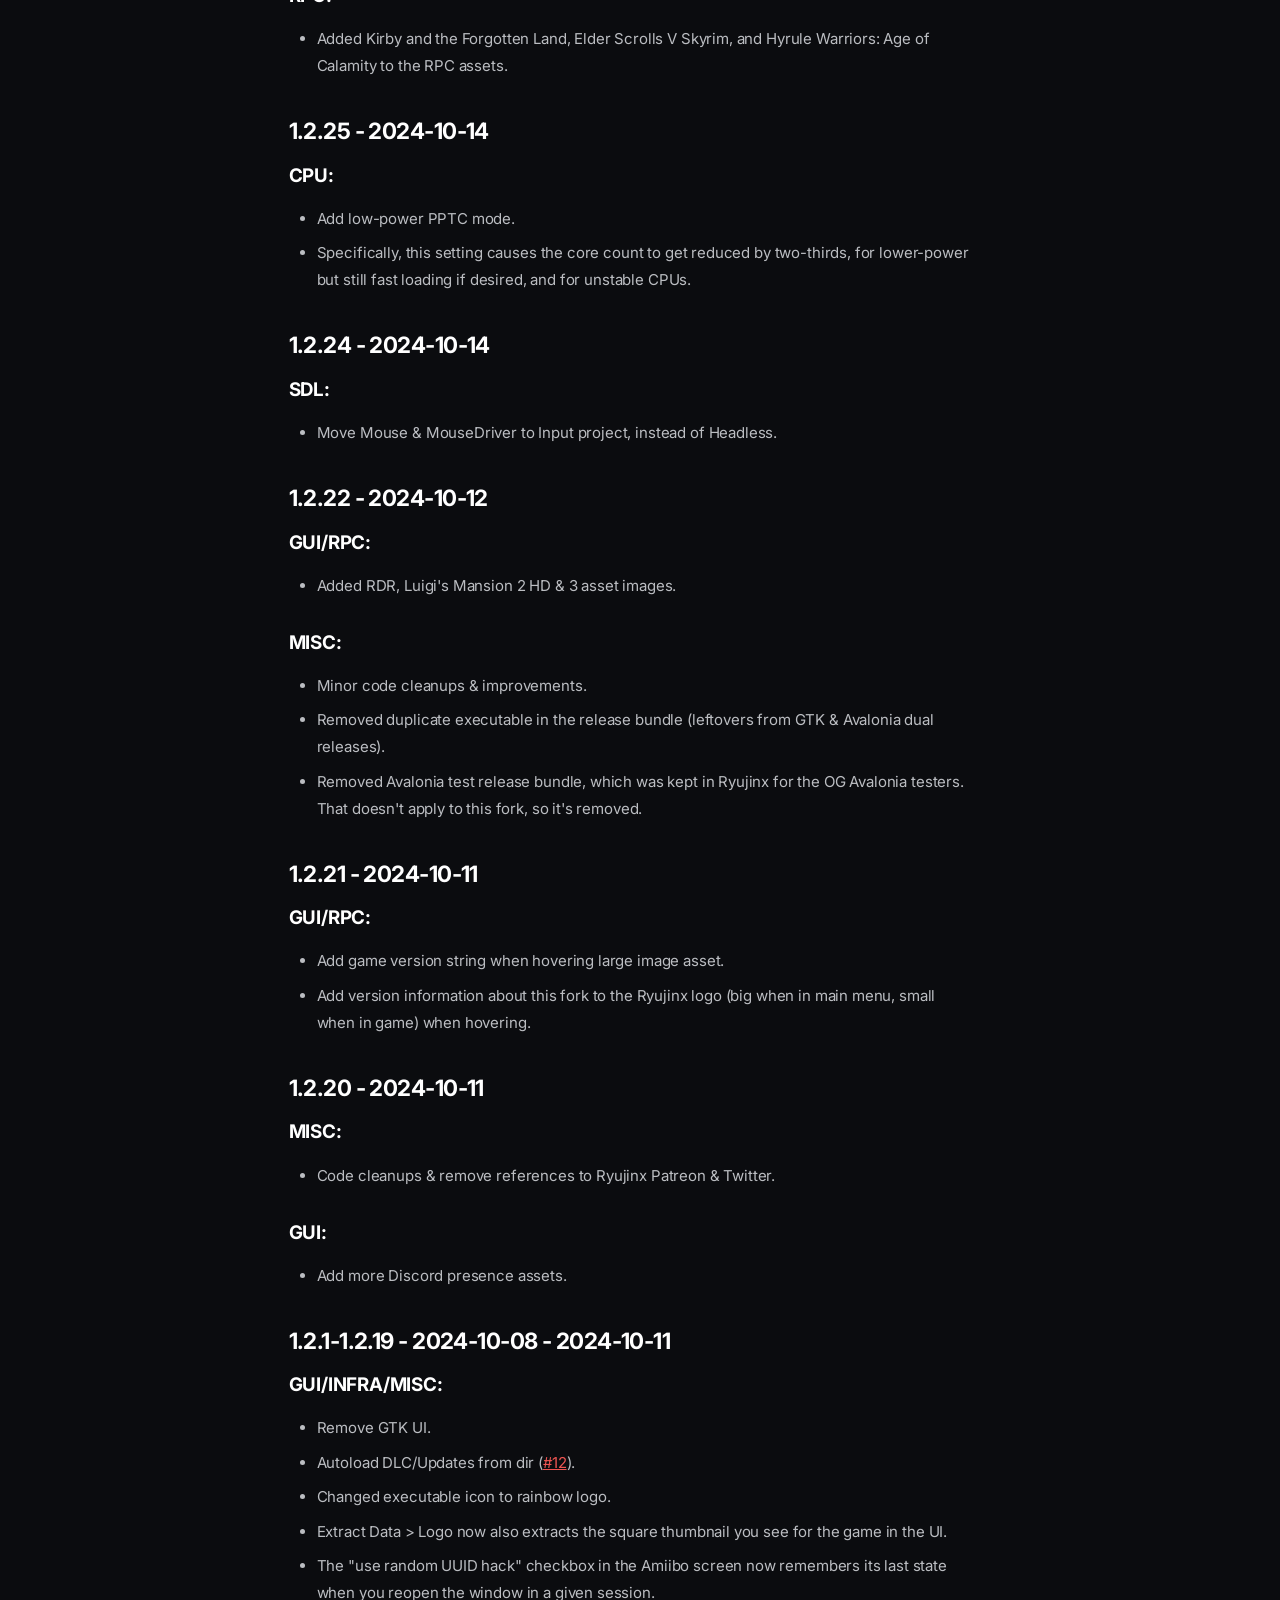
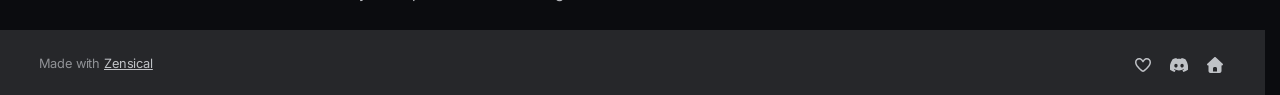
<file: info/changelog/index.html>
<!doctype html>
<html lang="en" class="no-js">
  <head>
    
      <meta charset="utf-8">
      <meta name="viewport" content="width=device-width,initial-scale=1">
      
      
      
        <link rel="canonical" href="https://docs.ryujinx.app/info/changelog/">
      
      
      
        <link rel="prev" href="../dumping/">
      
      
        <link rel="next" href="../faq-%26-troubleshooting/">
      
      
        
      
      
      <link rel="icon" href="../../favicon.png">
      <meta name="generator" content="zensical-0.0.73">
    
    
      
        <title>Changelog - Ryubing Docs</title>
      
    
    
      
        
      
      <link rel="stylesheet" href="../../assets/stylesheets/modern/main.4ab2de0c.min.css">
      
        
          
        
        <link rel="stylesheet" href="../../assets/stylesheets/modern/palette.b60ce83d.min.css">
      
      


    
    
      
    
    
      
        
        
        <link rel="preconnect" href="https://fonts.gstatic.com" crossorigin>
        <link rel="stylesheet" href="https://fonts.googleapis.com/css?family=Inter:300,300i,400,400i,500,500i,700,700i%7CJetBrains+Mono:400,400i,700,700i&amp;display=fallback">
        <style>:root{--md-text-font:"Inter";--md-code-font:"JetBrains Mono"}</style>
      
    
    
      <link rel="stylesheet" href="../../css/image-hide-based-on-theme.css">
    
      <link rel="stylesheet" href="../../css/gradients.css">
    
    <script>__md_scope=new URL("../..",location),__md_scope.pathname.endsWith("/")||(__md_scope=new URL(__md_scope.pathname+"/",location)),__md_hash=e=>[...e].reduce(((e,t)=>(e<<5)-e+t.charCodeAt(0)),0),__md_get=(e,t=localStorage,_=__md_scope)=>JSON.parse(t.getItem(_.pathname+"."+e)),__md_set=(e,t,_=localStorage,a=__md_scope)=>{try{_.setItem(a.pathname+"."+e,JSON.stringify(t))}catch(e){}},document.documentElement.setAttribute("data-platform",navigator.platform)</script>
    
      

    
    
  </head>
  
  
    
    
      
    
    
    
    
    <body dir="ltr" data-md-color-scheme="slate" data-md-color-primary="red" data-md-color-accent="pink">
  
    
    <input class="md-toggle" data-md-toggle="drawer" type="checkbox" id="__drawer" autocomplete="off">
    <input class="md-toggle" data-md-toggle="search" type="checkbox" id="__search" autocomplete="off">
    <label class="md-overlay" for="__drawer" aria-hidden="true"></label>
    <div data-md-component="skip">
      <a href="#__skip" class="md-skip">
        Skip to content
      </a>
    </div>
    <div data-md-component="announce">
      
    </div>
    
    
      

  

<header class="md-header md-header--shadow" data-md-component="header">
  <nav class="md-header__inner md-grid" aria-label="Header">
    <a href="../.." title="Ryubing Docs" class="md-header__button md-logo" aria-label="Ryubing Docs" data-md-component="logo">
      
  <img src="../../favicon.png" alt="Ryubing Docs">

    </a>
    <label class="md-header__button md-icon" for="__drawer">
      
      <svg xmlns="http://www.w3.org/2000/svg" fill="none" stroke="currentColor" stroke-linecap="round" stroke-linejoin="round" stroke-width="2" class="lucide lucide-menu" viewBox="0 0 24 24"><path d="M4 5h16M4 12h16M4 19h16"/></svg>
      <span class="md-visually-hidden">Navigation</span>
    </label>
    <div class="md-header__title" data-md-component="header-title">
      <div class="md-header__ellipsis">
        <div class="md-header__topic">
          <span class="md-ellipsis">
            Ryubing Docs
          </span>
        </div>
        <div class="md-header__topic" data-md-component="header-topic">
          <span class="md-ellipsis">
            
              Changelog
            
          </span>
        </div>
      </div>
    </div>
    
      
        <form class="md-header__option" data-md-component="palette">
  
    
    
    
    <input class="md-option" data-md-color-media="none" data-md-color-scheme="slate" data-md-color-primary="red" data-md-color-accent="pink"  aria-label="Switch to light mode"  type="radio" name="__palette" id="__palette_0">
    
      <label class="md-header__button md-icon" title="Switch to light mode" for="__palette_1" hidden>
        <svg xmlns="http://www.w3.org/2000/svg" viewBox="0 0 24 24"><path d="M17 7H7a5 5 0 0 0-5 5 5 5 0 0 0 5 5h10a5 5 0 0 0 5-5 5 5 0 0 0-5-5m0 8a3 3 0 0 1-3-3 3 3 0 0 1 3-3 3 3 0 0 1 3 3 3 3 0 0 1-3 3"/></svg>
      </label>
    
  
    
    
    
    <input class="md-option" data-md-color-media="none" data-md-color-scheme="default" data-md-color-primary="deep-purple" data-md-color-accent="indigo"  aria-label="Switch to dark mode"  type="radio" name="__palette" id="__palette_1">
    
      <label class="md-header__button md-icon" title="Switch to dark mode" for="__palette_0" hidden>
        <svg xmlns="http://www.w3.org/2000/svg" viewBox="0 0 24 24"><path d="M17 6H7c-3.31 0-6 2.69-6 6s2.69 6 6 6h10c3.31 0 6-2.69 6-6s-2.69-6-6-6m0 10H7c-2.21 0-4-1.79-4-4s1.79-4 4-4h10c2.21 0 4 1.79 4 4s-1.79 4-4 4M7 9c-1.66 0-3 1.34-3 3s1.34 3 3 3 3-1.34 3-3-1.34-3-3-3"/></svg>
      </label>
    
  
</form>
      
    
    
      <script>var palette=__md_get("__palette");if(palette&&palette.color){if("(prefers-color-scheme)"===palette.color.media){var media=matchMedia("(prefers-color-scheme: light)"),input=document.querySelector(media.matches?"[data-md-color-media='(prefers-color-scheme: light)']":"[data-md-color-media='(prefers-color-scheme: dark)']");palette.color.media=input.getAttribute("data-md-color-media"),palette.color.scheme=input.getAttribute("data-md-color-scheme"),palette.color.primary=input.getAttribute("data-md-color-primary"),palette.color.accent=input.getAttribute("data-md-color-accent")}for(var[key,value]of Object.entries(palette.color))document.body.setAttribute("data-md-color-"+key,value)}</script>
    
    
    
      
      
        <label class="md-header__button md-icon" for="__search">
          
          <svg xmlns="http://www.w3.org/2000/svg" fill="none" stroke="currentColor" stroke-linecap="round" stroke-linejoin="round" stroke-width="2" class="lucide lucide-search" viewBox="0 0 24 24"><path d="m21 21-4.34-4.34"/><circle cx="11" cy="11" r="8"/></svg>
          <span class="md-visually-hidden">Search</span>
        </label>
        <div class="md-search" data-md-component="search" role="dialog" aria-label="Search">
  <button type="button" class="md-search__button">
    Search
  </button>
</div>
      
    
    <div class="md-header__source">
      
        <a href="https://git.ryujinx.app/projects/Ryubing" title="Go to repository" class="md-source" data-md-component="source">
  <div class="md-source__icon md-icon">
    
    <svg xmlns="http://www.w3.org/2000/svg" viewBox="0 0 448 512"><!--! Font Awesome Free 7.3.1 by @fontawesome - https://fontawesome.com License - https://fontawesome.com/license/free (Icons: CC BY 4.0, Fonts: SIL OFL 1.1, Code: MIT License) Copyright 2026 Fonticons, Inc.--><path fill="currentColor" d="M439.6 236.1 244 40.5c-5.4-5.5-12.8-8.5-20.4-8.5s-15 3-20.4 8.4L162.5 81l51.5 51.5c27.1-9.1 52.7 16.8 43.4 43.7l49.7 49.7c34.2-11.8 61.2 31 35.5 56.7-26.5 26.5-70.2-2.9-56-37.3L240.3 199v121.9c25.3 12.5 22.3 41.8 9.1 55-6.4 6.4-15.2 10.1-24.3 10.1s-17.8-3.6-24.3-10.1c-17.6-17.6-11.1-46.9 11.2-56v-123c-20.8-8.5-24.6-30.7-18.6-45L142.6 101 8.5 235.1C3 240.6 0 247.9 0 255.5s3 15 8.5 20.4l195.6 195.7c5.4 5.4 12.7 8.4 20.4 8.4s15-3 20.4-8.4l194.7-194.7c5.4-5.4 8.4-12.8 8.4-20.4s-3-15-8.4-20.4"/></svg>
  </div>
  <div class="md-source__repository">
    Ryubing
  </div>
</a>
      
    </div>
  </nav>
  
</header>
    
    <div class="md-container" data-md-component="container">
      
      
        
          
        
      
      <main class="md-main" data-md-component="main">
        <div class="md-main__inner md-grid">
          
            
              
              <div class="md-sidebar md-sidebar--primary" data-md-component="sidebar" data-md-type="navigation" >
                <div class="md-sidebar__scrollwrap">
                  <div class="md-sidebar__inner">
                    



<nav class="md-nav md-nav--primary" aria-label="Navigation" data-md-level="0">
  <label class="md-nav__title" for="__drawer">
    <a href="../.." title="Ryubing Docs" class="md-nav__button md-logo" aria-label="Ryubing Docs" data-md-component="logo">
      
  <img src="../../favicon.png" alt="Ryubing Docs">

    </a>
    Ryubing Docs
  </label>
  
    <div class="md-nav__source">
      <a href="https://git.ryujinx.app/projects/Ryubing" title="Go to repository" class="md-source" data-md-component="source">
  <div class="md-source__icon md-icon">
    
    <svg xmlns="http://www.w3.org/2000/svg" viewBox="0 0 448 512"><!--! Font Awesome Free 7.3.1 by @fontawesome - https://fontawesome.com License - https://fontawesome.com/license/free (Icons: CC BY 4.0, Fonts: SIL OFL 1.1, Code: MIT License) Copyright 2026 Fonticons, Inc.--><path fill="currentColor" d="M439.6 236.1 244 40.5c-5.4-5.5-12.8-8.5-20.4-8.5s-15 3-20.4 8.4L162.5 81l51.5 51.5c27.1-9.1 52.7 16.8 43.4 43.7l49.7 49.7c34.2-11.8 61.2 31 35.5 56.7-26.5 26.5-70.2-2.9-56-37.3L240.3 199v121.9c25.3 12.5 22.3 41.8 9.1 55-6.4 6.4-15.2 10.1-24.3 10.1s-17.8-3.6-24.3-10.1c-17.6-17.6-11.1-46.9 11.2-56v-123c-20.8-8.5-24.6-30.7-18.6-45L142.6 101 8.5 235.1C3 240.6 0 247.9 0 255.5s3 15 8.5 20.4l195.6 195.7c5.4 5.4 12.7 8.4 20.4 8.4s15-3 20.4-8.4l194.7-194.7c5.4-5.4 8.4-12.8 8.4-20.4s-3-15-8.4-20.4"/></svg>
  </div>
  <div class="md-source__repository">
    Ryubing
  </div>
</a>
    </div>
  
  <ul class="md-nav__list" data-md-scrollfix>
    
      
      
  
  
  
  
    <li class="md-nav__item">
      <a href="../.." class="md-nav__link">
        
  
  
  <span class="md-ellipsis">
    
  
  Home

    
  </span>
  
  

      </a>
    </li>
  

    
      
      
  
  
  
  
    
    
    
    
    
    <li class="md-nav__item md-nav__item--nested">
      
        
        
          
        
        <input class="md-nav__toggle md-toggle md-toggle--indeterminate" type="checkbox" id="__nav_2" >
        
          
          <label class="md-nav__link" for="__nav_2" id="__nav_2_label" tabindex="0">
            
  
  
  <span class="md-ellipsis">
    
  
  Guides

    
  </span>
  
  

            <span class="md-nav__icon md-icon"></span>
          </label>
        
        
          <nav class="md-nav" data-md-level="1" aria-labelledby="__nav_2_label" aria-expanded="false">
            <label class="md-nav__title" for="__nav_2">
              <span class="md-nav__icon md-icon"></span>
              
  
  Guides

            </label>
            <ul class="md-nav__list" data-md-scrollfix>
              
                
                  
  
  
  
  
    <li class="md-nav__item">
      <a href="../../guides/ldn-guide/" class="md-nav__link">
        
  
  
  <span class="md-ellipsis">
    
  
  Multiplayer (LDN/Local Wireless) Guide

    
  </span>
  
  

      </a>
    </li>
  

                
              
                
                  
  
  
  
  
    <li class="md-nav__item">
      <a href="../../guides/setup-guide/" class="md-nav__link">
        
  
  
  <span class="md-ellipsis">
    
  
  Setup & Configuration Guide

    
  </span>
  
  

      </a>
    </li>
  

                
              
                
                  
  
  
  
  
    
    
    
    
    
    <li class="md-nav__item md-nav__item--nested">
      
        
        
          
        
        <input class="md-nav__toggle md-toggle md-toggle--indeterminate" type="checkbox" id="__nav_2_3" >
        
          
          <label class="md-nav__link" for="__nav_2_3" id="__nav_2_3_label" tabindex="0">
            
  
  
  <span class="md-ellipsis">
    
  
  Dumping

    
  </span>
  
  

            <span class="md-nav__icon md-icon"></span>
          </label>
        
        
          <nav class="md-nav" data-md-level="2" aria-labelledby="__nav_2_3_label" aria-expanded="false">
            <label class="md-nav__title" for="__nav_2_3">
              <span class="md-nav__icon md-icon"></span>
              
  
  Dumping

            </label>
            <ul class="md-nav__list" data-md-scrollfix>
              
                
                  
  
  
  
  
    <li class="md-nav__item">
      <a href="../../guides/dumping/fw/" class="md-nav__link">
        
  
  
  <span class="md-ellipsis">
    
  
  Firmware Dump Guide

    
  </span>
  
  

      </a>
    </li>
  

                
              
                
                  
  
  
  
  
    <li class="md-nav__item">
      <a href="../../guides/dumping/game-content/" class="md-nav__link">
        
  
  
  <span class="md-ellipsis">
    
  
  Games, Updates, and DLC Dump Guide

    
  </span>
  
  

      </a>
    </li>
  

                
              
                
                  
  
  
  
  
    <li class="md-nav__item">
      <a href="../../guides/dumping/keys/" class="md-nav__link">
        
  
  
  <span class="md-ellipsis">
    
  
  Key Dump Guide

    
  </span>
  
  

      </a>
    </li>
  

                
              
                
                  
  
  
  
  
    <li class="md-nav__item">
      <a href="../../guides/dumping/usb-dumping/" class="md-nav__link">
        
  
  
  <span class="md-ellipsis">
    
  
  How to setup USB dumping

    
  </span>
  
  

      </a>
    </li>
  

                
              
            </ul>
          </nav>
        
      
    </li>
  

                
              
            </ul>
          </nav>
        
      
    </li>
  

    
      
      
  
  
    
  
  
  
    
    
    
    
    
    <li class="md-nav__item md-nav__item--active md-nav__item--nested">
      
        
        
        <input class="md-nav__toggle md-toggle " type="checkbox" id="__nav_3" checked>
        
          
          <label class="md-nav__link" for="__nav_3" id="__nav_3_label" tabindex="0">
            
  
  
  <span class="md-ellipsis">
    
  
  Information

    
  </span>
  
  

            <span class="md-nav__icon md-icon"></span>
          </label>
        
        
          <nav class="md-nav" data-md-level="1" aria-labelledby="__nav_3_label" aria-expanded="true">
            <label class="md-nav__title" for="__nav_3">
              <span class="md-nav__icon md-icon"></span>
              
  
  Information

            </label>
            <ul class="md-nav__list" data-md-scrollfix>
              
                
                  
  
  
  
  
    <li class="md-nav__item">
      <a href="../dumping/" class="md-nav__link">
        
  
  
  <span class="md-ellipsis">
    
  
  What is dumping?

    
  </span>
  
  

      </a>
    </li>
  

                
              
                
                  
  
  
    
  
  
  
    <li class="md-nav__item md-nav__item--active">
      
      
      
      
        
      
      
        <label class="md-nav__link md-nav__link--active" for="__toc">
          
  
  
  <span class="md-ellipsis">
    
  
  Changelog

    
  </span>
  
  

          <span class="md-nav__icon md-icon"></span>
        </label>
      
      <a href="././" class="md-nav__link md-nav__link--active">
        
  
  
  <span class="md-ellipsis">
    
  
  Changelog

    
  </span>
  
  

      </a>
      
        


<nav class="md-nav md-nav--secondary" aria-label="On this page">
  
  
  
    
  
  
    <label class="md-nav__title" for="__toc">
      <span class="md-nav__icon md-icon"></span>
      On this page
    </label>
    <ul class="md-nav__list" data-md-component="toc" data-md-scrollfix>
      
        <li class="md-nav__item">
  <a href="#1286-2025-03-13" class="md-nav__link">
    <span class="md-ellipsis">
      <span class="md-typeset">
        1.2.86 - 2025-03-13
      </span>
    </span>
  </a>
  
</li>
      
        <li class="md-nav__item">
  <a href="#1282-2025-02-16" class="md-nav__link">
    <span class="md-ellipsis">
      <span class="md-typeset">
        1.2.82 - 2025-02-16
      </span>
    </span>
  </a>
  
</li>
      
        <li class="md-nav__item">
  <a href="#1280-81-2025-01-22" class="md-nav__link">
    <span class="md-ellipsis">
      <span class="md-typeset">
        1.2.80-81 - 2025-01-22
      </span>
    </span>
  </a>
  
</li>
      
        <li class="md-nav__item">
  <a href="#1278-2024-12-19" class="md-nav__link">
    <span class="md-ellipsis">
      <span class="md-typeset">
        1.2.78 - 2024-12-19
      </span>
    </span>
  </a>
  
</li>
      
        <li class="md-nav__item">
  <a href="#1273-1276-2024-11-19" class="md-nav__link">
    <span class="md-ellipsis">
      <span class="md-typeset">
        1.2.73-1.2.76 - 2024-11-19
      </span>
    </span>
  </a>
  
</li>
      
        <li class="md-nav__item">
  <a href="#1272-2024-11-03" class="md-nav__link">
    <span class="md-ellipsis">
      <span class="md-typeset">
        1.2.72 - 2024-11-03
      </span>
    </span>
  </a>
  
    <nav class="md-nav" aria-label="1.2.72 - 2024-11-03">
      <ul class="md-nav__list">
        
          <li class="md-nav__item">
  <a href="#hle" class="md-nav__link">
    <span class="md-ellipsis">
      <span class="md-typeset">
        HLE:
      </span>
    </span>
  </a>
  
</li>
        
          <li class="md-nav__item">
  <a href="#audio" class="md-nav__link">
    <span class="md-ellipsis">
      <span class="md-typeset">
        Audio:
      </span>
    </span>
  </a>
  
</li>
        
          <li class="md-nav__item">
  <a href="#misc" class="md-nav__link">
    <span class="md-ellipsis">
      <span class="md-typeset">
        misc:
      </span>
    </span>
  </a>
  
</li>
        
      </ul>
    </nav>
  
</li>
      
        <li class="md-nav__item">
  <a href="#1269-2024-11-01" class="md-nav__link">
    <span class="md-ellipsis">
      <span class="md-typeset">
        1.2.69 - 2024-11-01
      </span>
    </span>
  </a>
  
    <nav class="md-nav" aria-label="1.2.69 - 2024-11-01">
      <ul class="md-nav__list">
        
          <li class="md-nav__item">
  <a href="#infra" class="md-nav__link">
    <span class="md-ellipsis">
      <span class="md-typeset">
        Infra:
      </span>
    </span>
  </a>
  
</li>
        
          <li class="md-nav__item">
  <a href="#misc_1" class="md-nav__link">
    <span class="md-ellipsis">
      <span class="md-typeset">
        Misc:
      </span>
    </span>
  </a>
  
</li>
        
      </ul>
    </nav>
  
</li>
      
        <li class="md-nav__item">
  <a href="#1267-2024-11-01" class="md-nav__link">
    <span class="md-ellipsis">
      <span class="md-typeset">
        1.2.67 - 2024-11-01
      </span>
    </span>
  </a>
  
    <nav class="md-nav" aria-label="1.2.67 - 2024-11-01">
      <ul class="md-nav__list">
        
          <li class="md-nav__item">
  <a href="#gui" class="md-nav__link">
    <span class="md-ellipsis">
      <span class="md-typeset">
        GUI:
      </span>
    </span>
  </a>
  
</li>
        
          <li class="md-nav__item">
  <a href="#gpu" class="md-nav__link">
    <span class="md-ellipsis">
      <span class="md-typeset">
        GPU:
      </span>
    </span>
  </a>
  
</li>
        
          <li class="md-nav__item">
  <a href="#misc_2" class="md-nav__link">
    <span class="md-ellipsis">
      <span class="md-typeset">
        Misc:
      </span>
    </span>
  </a>
  
</li>
        
      </ul>
    </nav>
  
</li>
      
        <li class="md-nav__item">
  <a href="#1264-2024-10-30" class="md-nav__link">
    <span class="md-ellipsis">
      <span class="md-typeset">
        1.2.64  - 2024-10-30
      </span>
    </span>
  </a>
  
    <nav class="md-nav" aria-label="1.2.64 - 2024-10-30">
      <ul class="md-nav__list">
        
          <li class="md-nav__item">
  <a href="#gui_1" class="md-nav__link">
    <span class="md-ellipsis">
      <span class="md-typeset">
        GUI:
      </span>
    </span>
  </a>
  
</li>
        
          <li class="md-nav__item">
  <a href="#i18n" class="md-nav__link">
    <span class="md-ellipsis">
      <span class="md-typeset">
        i18n:
      </span>
    </span>
  </a>
  
</li>
        
          <li class="md-nav__item">
  <a href="#misc_3" class="md-nav__link">
    <span class="md-ellipsis">
      <span class="md-typeset">
        MISC:
      </span>
    </span>
  </a>
  
</li>
        
      </ul>
    </nav>
  
</li>
      
        <li class="md-nav__item">
  <a href="#1259-2024-10-27" class="md-nav__link">
    <span class="md-ellipsis">
      <span class="md-typeset">
        1.2.59 - 2024-10-27
      </span>
    </span>
  </a>
  
    <nav class="md-nav" aria-label="1.2.59 - 2024-10-27">
      <ul class="md-nav__list">
        
          <li class="md-nav__item">
  <a href="#i18n_1" class="md-nav__link">
    <span class="md-ellipsis">
      <span class="md-typeset">
        i18n:
      </span>
    </span>
  </a>
  
</li>
        
      </ul>
    </nav>
  
</li>
      
        <li class="md-nav__item">
  <a href="#1257-2024-10-27" class="md-nav__link">
    <span class="md-ellipsis">
      <span class="md-typeset">
        1.2.57 - 2024-10-27
      </span>
    </span>
  </a>
  
    <nav class="md-nav" aria-label="1.2.57 - 2024-10-27">
      <ul class="md-nav__list">
        
          <li class="md-nav__item">
  <a href="#gui_2" class="md-nav__link">
    <span class="md-ellipsis">
      <span class="md-typeset">
        GUI:
      </span>
    </span>
  </a>
  
</li>
        
          <li class="md-nav__item">
  <a href="#input" class="md-nav__link">
    <span class="md-ellipsis">
      <span class="md-typeset">
        INPUT:
      </span>
    </span>
  </a>
  
</li>
        
      </ul>
    </nav>
  
</li>
      
        <li class="md-nav__item">
  <a href="#1250-2024-10-25" class="md-nav__link">
    <span class="md-ellipsis">
      <span class="md-typeset">
        1.2.50 - 2024-10-25
      </span>
    </span>
  </a>
  
    <nav class="md-nav" aria-label="1.2.50 - 2024-10-25">
      <ul class="md-nav__list">
        
          <li class="md-nav__item">
  <a href="#gui_3" class="md-nav__link">
    <span class="md-ellipsis">
      <span class="md-typeset">
        GUI:
      </span>
    </span>
  </a>
  
</li>
        
          <li class="md-nav__item">
  <a href="#updater" class="md-nav__link">
    <span class="md-ellipsis">
      <span class="md-typeset">
        Updater:
      </span>
    </span>
  </a>
  
</li>
        
          <li class="md-nav__item">
  <a href="#misc_4" class="md-nav__link">
    <span class="md-ellipsis">
      <span class="md-typeset">
        MISC:
      </span>
    </span>
  </a>
  
</li>
        
      </ul>
    </nav>
  
</li>
      
        <li class="md-nav__item">
  <a href="#1245-2024-10-25" class="md-nav__link">
    <span class="md-ellipsis">
      <span class="md-typeset">
        1.2.45 - 2024-10-25
      </span>
    </span>
  </a>
  
    <nav class="md-nav" aria-label="1.2.45 - 2024-10-25">
      <ul class="md-nav__list">
        
          <li class="md-nav__item">
  <a href="#gui_4" class="md-nav__link">
    <span class="md-ellipsis">
      <span class="md-typeset">
        GUI:
      </span>
    </span>
  </a>
  
</li>
        
          <li class="md-nav__item">
  <a href="#rpc" class="md-nav__link">
    <span class="md-ellipsis">
      <span class="md-typeset">
        RPC:
      </span>
    </span>
  </a>
  
</li>
        
          <li class="md-nav__item">
  <a href="#misc_5" class="md-nav__link">
    <span class="md-ellipsis">
      <span class="md-typeset">
        MISC:
      </span>
    </span>
  </a>
  
</li>
        
      </ul>
    </nav>
  
</li>
      
        <li class="md-nav__item">
  <a href="#1244-2024-10-25" class="md-nav__link">
    <span class="md-ellipsis">
      <span class="md-typeset">
        1.2.44 - 2024-10-25
      </span>
    </span>
  </a>
  
    <nav class="md-nav" aria-label="1.2.44 - 2024-10-25">
      <ul class="md-nav__list">
        
          <li class="md-nav__item">
  <a href="#gui_5" class="md-nav__link">
    <span class="md-ellipsis">
      <span class="md-typeset">
        GUI:
      </span>
    </span>
  </a>
  
</li>
        
      </ul>
    </nav>
  
</li>
      
        <li class="md-nav__item">
  <a href="#hotfix-1243-2024-10-24" class="md-nav__link">
    <span class="md-ellipsis">
      <span class="md-typeset">
        Hotfix: 1.2.43 - 2024-10-24
      </span>
    </span>
  </a>
  
    <nav class="md-nav" aria-label="Hotfix: 1.2.43 - 2024-10-24">
      <ul class="md-nav__list">
        
          <li class="md-nav__item">
  <a href="#gui_6" class="md-nav__link">
    <span class="md-ellipsis">
      <span class="md-typeset">
        GUI:
      </span>
    </span>
  </a>
  
</li>
        
      </ul>
    </nav>
  
</li>
      
        <li class="md-nav__item">
  <a href="#1242-2024-10-24" class="md-nav__link">
    <span class="md-ellipsis">
      <span class="md-typeset">
        1.2.42 - 2024-10-24
      </span>
    </span>
  </a>
  
    <nav class="md-nav" aria-label="1.2.42 - 2024-10-24">
      <ul class="md-nav__list">
        
          <li class="md-nav__item">
  <a href="#gui_7" class="md-nav__link">
    <span class="md-ellipsis">
      <span class="md-typeset">
        GUI:
      </span>
    </span>
  </a>
  
</li>
        
      </ul>
    </nav>
  
</li>
      
        <li class="md-nav__item">
  <a href="#1241-2024-10-24" class="md-nav__link">
    <span class="md-ellipsis">
      <span class="md-typeset">
        1.2.41 - 2024-10-24
      </span>
    </span>
  </a>
  
    <nav class="md-nav" aria-label="1.2.41 - 2024-10-24">
      <ul class="md-nav__list">
        
          <li class="md-nav__item">
  <a href="#i18n_2" class="md-nav__link">
    <span class="md-ellipsis">
      <span class="md-typeset">
        i18n:
      </span>
    </span>
  </a>
  
</li>
        
      </ul>
    </nav>
  
</li>
      
        <li class="md-nav__item">
  <a href="#1240-2024-10-23" class="md-nav__link">
    <span class="md-ellipsis">
      <span class="md-typeset">
        1.2.40 - 2024-10-23
      </span>
    </span>
  </a>
  
    <nav class="md-nav" aria-label="1.2.40 - 2024-10-23">
      <ul class="md-nav__list">
        
          <li class="md-nav__item">
  <a href="#gui_8" class="md-nav__link">
    <span class="md-ellipsis">
      <span class="md-typeset">
        GUI:
      </span>
    </span>
  </a>
  
</li>
        
      </ul>
    </nav>
  
</li>
      
        <li class="md-nav__item">
  <a href="#1239-2024-10-23" class="md-nav__link">
    <span class="md-ellipsis">
      <span class="md-typeset">
        1.2.39 - 2024-10-23
      </span>
    </span>
  </a>
  
    <nav class="md-nav" aria-label="1.2.39 - 2024-10-23">
      <ul class="md-nav__list">
        
          <li class="md-nav__item">
  <a href="#misc_6" class="md-nav__link">
    <span class="md-ellipsis">
      <span class="md-typeset">
        MISC:
      </span>
    </span>
  </a>
  
</li>
        
      </ul>
    </nav>
  
</li>
      
        <li class="md-nav__item">
  <a href="#1238-2024-10-23" class="md-nav__link">
    <span class="md-ellipsis">
      <span class="md-typeset">
        1.2.38 - 2024-10-23
      </span>
    </span>
  </a>
  
    <nav class="md-nav" aria-label="1.2.38 - 2024-10-23">
      <ul class="md-nav__list">
        
          <li class="md-nav__item">
  <a href="#i18n_3" class="md-nav__link">
    <span class="md-ellipsis">
      <span class="md-typeset">
        i18n:
      </span>
    </span>
  </a>
  
</li>
        
      </ul>
    </nav>
  
</li>
      
        <li class="md-nav__item">
  <a href="#1237-2024-10-23" class="md-nav__link">
    <span class="md-ellipsis">
      <span class="md-typeset">
        1.2.37 - 2024-10-23
      </span>
    </span>
  </a>
  
    <nav class="md-nav" aria-label="1.2.37 - 2024-10-23">
      <ul class="md-nav__list">
        
          <li class="md-nav__item">
  <a href="#gui_9" class="md-nav__link">
    <span class="md-ellipsis">
      <span class="md-typeset">
        GUI:
      </span>
    </span>
  </a>
  
</li>
        
      </ul>
    </nav>
  
</li>
      
        <li class="md-nav__item">
  <a href="#1236-2024-10-21" class="md-nav__link">
    <span class="md-ellipsis">
      <span class="md-typeset">
        1.2.36 - 2024-10-21
      </span>
    </span>
  </a>
  
    <nav class="md-nav" aria-label="1.2.36 - 2024-10-21">
      <ul class="md-nav__list">
        
          <li class="md-nav__item">
  <a href="#gui_10" class="md-nav__link">
    <span class="md-ellipsis">
      <span class="md-typeset">
        GUI:
      </span>
    </span>
  </a>
  
</li>
        
      </ul>
    </nav>
  
</li>
      
        <li class="md-nav__item">
  <a href="#1235-2024-10-21" class="md-nav__link">
    <span class="md-ellipsis">
      <span class="md-typeset">
        1.2.35 - 2024-10-21
      </span>
    </span>
  </a>
  
    <nav class="md-nav" aria-label="1.2.35 - 2024-10-21">
      <ul class="md-nav__list">
        
          <li class="md-nav__item">
  <a href="#gui_11" class="md-nav__link">
    <span class="md-ellipsis">
      <span class="md-typeset">
        GUI:
      </span>
    </span>
  </a>
  
</li>
        
      </ul>
    </nav>
  
</li>
      
        <li class="md-nav__item">
  <a href="#1234-2024-10-21" class="md-nav__link">
    <span class="md-ellipsis">
      <span class="md-typeset">
        1.2.34 - 2024-10-21
      </span>
    </span>
  </a>
  
    <nav class="md-nav" aria-label="1.2.34 - 2024-10-21">
      <ul class="md-nav__list">
        
          <li class="md-nav__item">
  <a href="#gui_12" class="md-nav__link">
    <span class="md-ellipsis">
      <span class="md-typeset">
        GUI:
      </span>
    </span>
  </a>
  
</li>
        
          <li class="md-nav__item">
  <a href="#input_1" class="md-nav__link">
    <span class="md-ellipsis">
      <span class="md-typeset">
        INPUT:
      </span>
    </span>
  </a>
  
</li>
        
      </ul>
    </nav>
  
</li>
      
        <li class="md-nav__item">
  <a href="#1232-1233-2024-10-21" class="md-nav__link">
    <span class="md-ellipsis">
      <span class="md-typeset">
        1.2.32-1.2.33 - 2024-10-21
      </span>
    </span>
  </a>
  
    <nav class="md-nav" aria-label="1.2.32-1.2.33 - 2024-10-21">
      <ul class="md-nav__list">
        
          <li class="md-nav__item">
  <a href="#i18n_4" class="md-nav__link">
    <span class="md-ellipsis">
      <span class="md-typeset">
        i18n:
      </span>
    </span>
  </a>
  
</li>
        
      </ul>
    </nav>
  
</li>
      
        <li class="md-nav__item">
  <a href="#1231-2024-10-21" class="md-nav__link">
    <span class="md-ellipsis">
      <span class="md-typeset">
        1.2.31 - 2024-10-21
      </span>
    </span>
  </a>
  
    <nav class="md-nav" aria-label="1.2.31 - 2024-10-21">
      <ul class="md-nav__list">
        
          <li class="md-nav__item">
  <a href="#gui_13" class="md-nav__link">
    <span class="md-ellipsis">
      <span class="md-typeset">
        GUI:
      </span>
    </span>
  </a>
  
</li>
        
      </ul>
    </nav>
  
</li>
      
        <li class="md-nav__item">
  <a href="#1230-2024-10-19" class="md-nav__link">
    <span class="md-ellipsis">
      <span class="md-typeset">
        1.2.30 - 2024-10-19
      </span>
    </span>
  </a>
  
    <nav class="md-nav" aria-label="1.2.30 - 2024-10-19">
      <ul class="md-nav__list">
        
          <li class="md-nav__item">
  <a href="#gui_14" class="md-nav__link">
    <span class="md-ellipsis">
      <span class="md-typeset">
        GUI:
      </span>
    </span>
  </a>
  
</li>
        
          <li class="md-nav__item">
  <a href="#misc_7" class="md-nav__link">
    <span class="md-ellipsis">
      <span class="md-typeset">
        MISC:
      </span>
    </span>
  </a>
  
</li>
        
      </ul>
    </nav>
  
</li>
      
        <li class="md-nav__item">
  <a href="#1229-2024-10-19" class="md-nav__link">
    <span class="md-ellipsis">
      <span class="md-typeset">
        1.2.29 - 2024-10-19
      </span>
    </span>
  </a>
  
    <nav class="md-nav" aria-label="1.2.29 - 2024-10-19">
      <ul class="md-nav__list">
        
          <li class="md-nav__item">
  <a href="#gui_15" class="md-nav__link">
    <span class="md-ellipsis">
      <span class="md-typeset">
        GUI:
      </span>
    </span>
  </a>
  
</li>
        
      </ul>
    </nav>
  
</li>
      
        <li class="md-nav__item">
  <a href="#1228-2024-10-17" class="md-nav__link">
    <span class="md-ellipsis">
      <span class="md-typeset">
        1.2.28 - 2024-10-17
      </span>
    </span>
  </a>
  
    <nav class="md-nav" aria-label="1.2.28 - 2024-10-17">
      <ul class="md-nav__list">
        
          <li class="md-nav__item">
  <a href="#gui_16" class="md-nav__link">
    <span class="md-ellipsis">
      <span class="md-typeset">
        GUI:
      </span>
    </span>
  </a>
  
</li>
        
      </ul>
    </nav>
  
</li>
      
        <li class="md-nav__item">
  <a href="#1226-2024-10-17" class="md-nav__link">
    <span class="md-ellipsis">
      <span class="md-typeset">
        1.2.26 - 2024-10-17
      </span>
    </span>
  </a>
  
    <nav class="md-nav" aria-label="1.2.26 - 2024-10-17">
      <ul class="md-nav__list">
        
          <li class="md-nav__item">
  <a href="#i18n_5" class="md-nav__link">
    <span class="md-ellipsis">
      <span class="md-typeset">
        I18n:
      </span>
    </span>
  </a>
  
</li>
        
          <li class="md-nav__item">
  <a href="#gui_17" class="md-nav__link">
    <span class="md-ellipsis">
      <span class="md-typeset">
        GUI:
      </span>
    </span>
  </a>
  
</li>
        
          <li class="md-nav__item">
  <a href="#rpc_1" class="md-nav__link">
    <span class="md-ellipsis">
      <span class="md-typeset">
        RPC:
      </span>
    </span>
  </a>
  
</li>
        
      </ul>
    </nav>
  
</li>
      
        <li class="md-nav__item">
  <a href="#1225-2024-10-14" class="md-nav__link">
    <span class="md-ellipsis">
      <span class="md-typeset">
        1.2.25 - 2024-10-14
      </span>
    </span>
  </a>
  
    <nav class="md-nav" aria-label="1.2.25 - 2024-10-14">
      <ul class="md-nav__list">
        
          <li class="md-nav__item">
  <a href="#cpu" class="md-nav__link">
    <span class="md-ellipsis">
      <span class="md-typeset">
        CPU:
      </span>
    </span>
  </a>
  
</li>
        
      </ul>
    </nav>
  
</li>
      
        <li class="md-nav__item">
  <a href="#1224-2024-10-14" class="md-nav__link">
    <span class="md-ellipsis">
      <span class="md-typeset">
        1.2.24 - 2024-10-14
      </span>
    </span>
  </a>
  
    <nav class="md-nav" aria-label="1.2.24 - 2024-10-14">
      <ul class="md-nav__list">
        
          <li class="md-nav__item">
  <a href="#sdl" class="md-nav__link">
    <span class="md-ellipsis">
      <span class="md-typeset">
        SDL:
      </span>
    </span>
  </a>
  
</li>
        
      </ul>
    </nav>
  
</li>
      
        <li class="md-nav__item">
  <a href="#1222-2024-10-12" class="md-nav__link">
    <span class="md-ellipsis">
      <span class="md-typeset">
        1.2.22 - 2024-10-12
      </span>
    </span>
  </a>
  
    <nav class="md-nav" aria-label="1.2.22 - 2024-10-12">
      <ul class="md-nav__list">
        
          <li class="md-nav__item">
  <a href="#guirpc" class="md-nav__link">
    <span class="md-ellipsis">
      <span class="md-typeset">
        GUI/RPC:
      </span>
    </span>
  </a>
  
</li>
        
          <li class="md-nav__item">
  <a href="#misc_8" class="md-nav__link">
    <span class="md-ellipsis">
      <span class="md-typeset">
        MISC:
      </span>
    </span>
  </a>
  
</li>
        
      </ul>
    </nav>
  
</li>
      
        <li class="md-nav__item">
  <a href="#1221-2024-10-11" class="md-nav__link">
    <span class="md-ellipsis">
      <span class="md-typeset">
        1.2.21 - 2024-10-11
      </span>
    </span>
  </a>
  
    <nav class="md-nav" aria-label="1.2.21 - 2024-10-11">
      <ul class="md-nav__list">
        
          <li class="md-nav__item">
  <a href="#guirpc_1" class="md-nav__link">
    <span class="md-ellipsis">
      <span class="md-typeset">
        GUI/RPC:
      </span>
    </span>
  </a>
  
</li>
        
      </ul>
    </nav>
  
</li>
      
        <li class="md-nav__item">
  <a href="#1220-2024-10-11" class="md-nav__link">
    <span class="md-ellipsis">
      <span class="md-typeset">
        1.2.20 - 2024-10-11
      </span>
    </span>
  </a>
  
    <nav class="md-nav" aria-label="1.2.20 - 2024-10-11">
      <ul class="md-nav__list">
        
          <li class="md-nav__item">
  <a href="#misc_9" class="md-nav__link">
    <span class="md-ellipsis">
      <span class="md-typeset">
        MISC:
      </span>
    </span>
  </a>
  
</li>
        
          <li class="md-nav__item">
  <a href="#gui_18" class="md-nav__link">
    <span class="md-ellipsis">
      <span class="md-typeset">
        GUI:
      </span>
    </span>
  </a>
  
</li>
        
      </ul>
    </nav>
  
</li>
      
        <li class="md-nav__item">
  <a href="#121-1219-2024-10-08-2024-10-11" class="md-nav__link">
    <span class="md-ellipsis">
      <span class="md-typeset">
        1.2.1-1.2.19 - 2024-10-08 - 2024-10-11
      </span>
    </span>
  </a>
  
    <nav class="md-nav" aria-label="1.2.1-1.2.19 - 2024-10-08 - 2024-10-11">
      <ul class="md-nav__list">
        
          <li class="md-nav__item">
  <a href="#guiinframisc" class="md-nav__link">
    <span class="md-ellipsis">
      <span class="md-typeset">
        GUI/INFRA/MISC:
      </span>
    </span>
  </a>
  
</li>
        
      </ul>
    </nav>
  
</li>
      
    </ul>
  
</nav>
      
    </li>
  

                
              
                
                  
  
  
  
  
    <li class="md-nav__item">
      <a href="../faq-%26-troubleshooting/" class="md-nav__link">
        
  
  
  <span class="md-ellipsis">
    
  
  FAQ & Troubleshooting

    
  </span>
  
  

      </a>
    </li>
  

                
              
            </ul>
          </nav>
        
      
    </li>
  

    
      
      
  
  
  
  
    
    
    
    
    
    <li class="md-nav__item md-nav__item--nested">
      
        
        
          
        
        <input class="md-nav__toggle md-toggle md-toggle--indeterminate" type="checkbox" id="__nav_4" >
        
          
          <label class="md-nav__link" for="__nav_4" id="__nav_4_label" tabindex="0">
            
  
  
  <span class="md-ellipsis">
    
  
  Developers

    
  </span>
  
  

            <span class="md-nav__icon md-icon"></span>
          </label>
        
        
          <nav class="md-nav" data-md-level="1" aria-labelledby="__nav_4_label" aria-expanded="false">
            <label class="md-nav__title" for="__nav_4">
              <span class="md-nav__icon md-icon"></span>
              
  
  Developers

            </label>
            <ul class="md-nav__list" data-md-scrollfix>
              
                
                  
  
  
  
  
    <li class="md-nav__item">
      <a href="../../dev/compilation/" class="md-nav__link">
        
  
  
  <span class="md-ellipsis">
    
  
  Compilation

    
  </span>
  
  

      </a>
    </li>
  

                
              
                
                  
  
  
  
  
    <li class="md-nav__item">
      <a href="../../dev/contributing/" class="md-nav__link">
        
  
  
  <span class="md-ellipsis">
    
  
  Contributing to the Project

    
  </span>
  
  

      </a>
    </li>
  

                
              
                
                  
  
  
  
  
    <li class="md-nav__item">
      <a href="../../dev/code-style/" class="md-nav__link">
        
  
  
  <span class="md-ellipsis">
    
  
  C# Code Style

    
  </span>
  
  

      </a>
    </li>
  

                
              
            </ul>
          </nav>
        
      
    </li>
  

    
  </ul>
</nav>
                  </div>
                </div>
              </div>
            
            
              
              <div class="md-sidebar md-sidebar--secondary" data-md-component="sidebar" data-md-type="toc" >
                <div class="md-sidebar__scrollwrap">
                  
                    
                    
                    
                      
                    
                    
                      <input class="md-nav__toggle md-toggle" type="checkbox" id="__toc">
                      <div class="md-sidebar-button__wrapper">
                        <label class="md-sidebar-button" for="__toc"></label>
                      </div>
                    
                  
                  <div class="md-sidebar__inner">
                    


<nav class="md-nav md-nav--secondary" aria-label="On this page">
  
  
  
    
  
  
    <label class="md-nav__title" for="__toc">
      <span class="md-nav__icon md-icon"></span>
      On this page
    </label>
    <ul class="md-nav__list" data-md-component="toc" data-md-scrollfix>
      
        <li class="md-nav__item">
  <a href="#1286-2025-03-13" class="md-nav__link">
    <span class="md-ellipsis">
      <span class="md-typeset">
        1.2.86 - 2025-03-13
      </span>
    </span>
  </a>
  
</li>
      
        <li class="md-nav__item">
  <a href="#1282-2025-02-16" class="md-nav__link">
    <span class="md-ellipsis">
      <span class="md-typeset">
        1.2.82 - 2025-02-16
      </span>
    </span>
  </a>
  
</li>
      
        <li class="md-nav__item">
  <a href="#1280-81-2025-01-22" class="md-nav__link">
    <span class="md-ellipsis">
      <span class="md-typeset">
        1.2.80-81 - 2025-01-22
      </span>
    </span>
  </a>
  
</li>
      
        <li class="md-nav__item">
  <a href="#1278-2024-12-19" class="md-nav__link">
    <span class="md-ellipsis">
      <span class="md-typeset">
        1.2.78 - 2024-12-19
      </span>
    </span>
  </a>
  
</li>
      
        <li class="md-nav__item">
  <a href="#1273-1276-2024-11-19" class="md-nav__link">
    <span class="md-ellipsis">
      <span class="md-typeset">
        1.2.73-1.2.76 - 2024-11-19
      </span>
    </span>
  </a>
  
</li>
      
        <li class="md-nav__item">
  <a href="#1272-2024-11-03" class="md-nav__link">
    <span class="md-ellipsis">
      <span class="md-typeset">
        1.2.72 - 2024-11-03
      </span>
    </span>
  </a>
  
    <nav class="md-nav" aria-label="1.2.72 - 2024-11-03">
      <ul class="md-nav__list">
        
          <li class="md-nav__item">
  <a href="#hle" class="md-nav__link">
    <span class="md-ellipsis">
      <span class="md-typeset">
        HLE:
      </span>
    </span>
  </a>
  
</li>
        
          <li class="md-nav__item">
  <a href="#audio" class="md-nav__link">
    <span class="md-ellipsis">
      <span class="md-typeset">
        Audio:
      </span>
    </span>
  </a>
  
</li>
        
          <li class="md-nav__item">
  <a href="#misc" class="md-nav__link">
    <span class="md-ellipsis">
      <span class="md-typeset">
        misc:
      </span>
    </span>
  </a>
  
</li>
        
      </ul>
    </nav>
  
</li>
      
        <li class="md-nav__item">
  <a href="#1269-2024-11-01" class="md-nav__link">
    <span class="md-ellipsis">
      <span class="md-typeset">
        1.2.69 - 2024-11-01
      </span>
    </span>
  </a>
  
    <nav class="md-nav" aria-label="1.2.69 - 2024-11-01">
      <ul class="md-nav__list">
        
          <li class="md-nav__item">
  <a href="#infra" class="md-nav__link">
    <span class="md-ellipsis">
      <span class="md-typeset">
        Infra:
      </span>
    </span>
  </a>
  
</li>
        
          <li class="md-nav__item">
  <a href="#misc_1" class="md-nav__link">
    <span class="md-ellipsis">
      <span class="md-typeset">
        Misc:
      </span>
    </span>
  </a>
  
</li>
        
      </ul>
    </nav>
  
</li>
      
        <li class="md-nav__item">
  <a href="#1267-2024-11-01" class="md-nav__link">
    <span class="md-ellipsis">
      <span class="md-typeset">
        1.2.67 - 2024-11-01
      </span>
    </span>
  </a>
  
    <nav class="md-nav" aria-label="1.2.67 - 2024-11-01">
      <ul class="md-nav__list">
        
          <li class="md-nav__item">
  <a href="#gui" class="md-nav__link">
    <span class="md-ellipsis">
      <span class="md-typeset">
        GUI:
      </span>
    </span>
  </a>
  
</li>
        
          <li class="md-nav__item">
  <a href="#gpu" class="md-nav__link">
    <span class="md-ellipsis">
      <span class="md-typeset">
        GPU:
      </span>
    </span>
  </a>
  
</li>
        
          <li class="md-nav__item">
  <a href="#misc_2" class="md-nav__link">
    <span class="md-ellipsis">
      <span class="md-typeset">
        Misc:
      </span>
    </span>
  </a>
  
</li>
        
      </ul>
    </nav>
  
</li>
      
        <li class="md-nav__item">
  <a href="#1264-2024-10-30" class="md-nav__link">
    <span class="md-ellipsis">
      <span class="md-typeset">
        1.2.64  - 2024-10-30
      </span>
    </span>
  </a>
  
    <nav class="md-nav" aria-label="1.2.64 - 2024-10-30">
      <ul class="md-nav__list">
        
          <li class="md-nav__item">
  <a href="#gui_1" class="md-nav__link">
    <span class="md-ellipsis">
      <span class="md-typeset">
        GUI:
      </span>
    </span>
  </a>
  
</li>
        
          <li class="md-nav__item">
  <a href="#i18n" class="md-nav__link">
    <span class="md-ellipsis">
      <span class="md-typeset">
        i18n:
      </span>
    </span>
  </a>
  
</li>
        
          <li class="md-nav__item">
  <a href="#misc_3" class="md-nav__link">
    <span class="md-ellipsis">
      <span class="md-typeset">
        MISC:
      </span>
    </span>
  </a>
  
</li>
        
      </ul>
    </nav>
  
</li>
      
        <li class="md-nav__item">
  <a href="#1259-2024-10-27" class="md-nav__link">
    <span class="md-ellipsis">
      <span class="md-typeset">
        1.2.59 - 2024-10-27
      </span>
    </span>
  </a>
  
    <nav class="md-nav" aria-label="1.2.59 - 2024-10-27">
      <ul class="md-nav__list">
        
          <li class="md-nav__item">
  <a href="#i18n_1" class="md-nav__link">
    <span class="md-ellipsis">
      <span class="md-typeset">
        i18n:
      </span>
    </span>
  </a>
  
</li>
        
      </ul>
    </nav>
  
</li>
      
        <li class="md-nav__item">
  <a href="#1257-2024-10-27" class="md-nav__link">
    <span class="md-ellipsis">
      <span class="md-typeset">
        1.2.57 - 2024-10-27
      </span>
    </span>
  </a>
  
    <nav class="md-nav" aria-label="1.2.57 - 2024-10-27">
      <ul class="md-nav__list">
        
          <li class="md-nav__item">
  <a href="#gui_2" class="md-nav__link">
    <span class="md-ellipsis">
      <span class="md-typeset">
        GUI:
      </span>
    </span>
  </a>
  
</li>
        
          <li class="md-nav__item">
  <a href="#input" class="md-nav__link">
    <span class="md-ellipsis">
      <span class="md-typeset">
        INPUT:
      </span>
    </span>
  </a>
  
</li>
        
      </ul>
    </nav>
  
</li>
      
        <li class="md-nav__item">
  <a href="#1250-2024-10-25" class="md-nav__link">
    <span class="md-ellipsis">
      <span class="md-typeset">
        1.2.50 - 2024-10-25
      </span>
    </span>
  </a>
  
    <nav class="md-nav" aria-label="1.2.50 - 2024-10-25">
      <ul class="md-nav__list">
        
          <li class="md-nav__item">
  <a href="#gui_3" class="md-nav__link">
    <span class="md-ellipsis">
      <span class="md-typeset">
        GUI:
      </span>
    </span>
  </a>
  
</li>
        
          <li class="md-nav__item">
  <a href="#updater" class="md-nav__link">
    <span class="md-ellipsis">
      <span class="md-typeset">
        Updater:
      </span>
    </span>
  </a>
  
</li>
        
          <li class="md-nav__item">
  <a href="#misc_4" class="md-nav__link">
    <span class="md-ellipsis">
      <span class="md-typeset">
        MISC:
      </span>
    </span>
  </a>
  
</li>
        
      </ul>
    </nav>
  
</li>
      
        <li class="md-nav__item">
  <a href="#1245-2024-10-25" class="md-nav__link">
    <span class="md-ellipsis">
      <span class="md-typeset">
        1.2.45 - 2024-10-25
      </span>
    </span>
  </a>
  
    <nav class="md-nav" aria-label="1.2.45 - 2024-10-25">
      <ul class="md-nav__list">
        
          <li class="md-nav__item">
  <a href="#gui_4" class="md-nav__link">
    <span class="md-ellipsis">
      <span class="md-typeset">
        GUI:
      </span>
    </span>
  </a>
  
</li>
        
          <li class="md-nav__item">
  <a href="#rpc" class="md-nav__link">
    <span class="md-ellipsis">
      <span class="md-typeset">
        RPC:
      </span>
    </span>
  </a>
  
</li>
        
          <li class="md-nav__item">
  <a href="#misc_5" class="md-nav__link">
    <span class="md-ellipsis">
      <span class="md-typeset">
        MISC:
      </span>
    </span>
  </a>
  
</li>
        
      </ul>
    </nav>
  
</li>
      
        <li class="md-nav__item">
  <a href="#1244-2024-10-25" class="md-nav__link">
    <span class="md-ellipsis">
      <span class="md-typeset">
        1.2.44 - 2024-10-25
      </span>
    </span>
  </a>
  
    <nav class="md-nav" aria-label="1.2.44 - 2024-10-25">
      <ul class="md-nav__list">
        
          <li class="md-nav__item">
  <a href="#gui_5" class="md-nav__link">
    <span class="md-ellipsis">
      <span class="md-typeset">
        GUI:
      </span>
    </span>
  </a>
  
</li>
        
      </ul>
    </nav>
  
</li>
      
        <li class="md-nav__item">
  <a href="#hotfix-1243-2024-10-24" class="md-nav__link">
    <span class="md-ellipsis">
      <span class="md-typeset">
        Hotfix: 1.2.43 - 2024-10-24
      </span>
    </span>
  </a>
  
    <nav class="md-nav" aria-label="Hotfix: 1.2.43 - 2024-10-24">
      <ul class="md-nav__list">
        
          <li class="md-nav__item">
  <a href="#gui_6" class="md-nav__link">
    <span class="md-ellipsis">
      <span class="md-typeset">
        GUI:
      </span>
    </span>
  </a>
  
</li>
        
      </ul>
    </nav>
  
</li>
      
        <li class="md-nav__item">
  <a href="#1242-2024-10-24" class="md-nav__link">
    <span class="md-ellipsis">
      <span class="md-typeset">
        1.2.42 - 2024-10-24
      </span>
    </span>
  </a>
  
    <nav class="md-nav" aria-label="1.2.42 - 2024-10-24">
      <ul class="md-nav__list">
        
          <li class="md-nav__item">
  <a href="#gui_7" class="md-nav__link">
    <span class="md-ellipsis">
      <span class="md-typeset">
        GUI:
      </span>
    </span>
  </a>
  
</li>
        
      </ul>
    </nav>
  
</li>
      
        <li class="md-nav__item">
  <a href="#1241-2024-10-24" class="md-nav__link">
    <span class="md-ellipsis">
      <span class="md-typeset">
        1.2.41 - 2024-10-24
      </span>
    </span>
  </a>
  
    <nav class="md-nav" aria-label="1.2.41 - 2024-10-24">
      <ul class="md-nav__list">
        
          <li class="md-nav__item">
  <a href="#i18n_2" class="md-nav__link">
    <span class="md-ellipsis">
      <span class="md-typeset">
        i18n:
      </span>
    </span>
  </a>
  
</li>
        
      </ul>
    </nav>
  
</li>
      
        <li class="md-nav__item">
  <a href="#1240-2024-10-23" class="md-nav__link">
    <span class="md-ellipsis">
      <span class="md-typeset">
        1.2.40 - 2024-10-23
      </span>
    </span>
  </a>
  
    <nav class="md-nav" aria-label="1.2.40 - 2024-10-23">
      <ul class="md-nav__list">
        
          <li class="md-nav__item">
  <a href="#gui_8" class="md-nav__link">
    <span class="md-ellipsis">
      <span class="md-typeset">
        GUI:
      </span>
    </span>
  </a>
  
</li>
        
      </ul>
    </nav>
  
</li>
      
        <li class="md-nav__item">
  <a href="#1239-2024-10-23" class="md-nav__link">
    <span class="md-ellipsis">
      <span class="md-typeset">
        1.2.39 - 2024-10-23
      </span>
    </span>
  </a>
  
    <nav class="md-nav" aria-label="1.2.39 - 2024-10-23">
      <ul class="md-nav__list">
        
          <li class="md-nav__item">
  <a href="#misc_6" class="md-nav__link">
    <span class="md-ellipsis">
      <span class="md-typeset">
        MISC:
      </span>
    </span>
  </a>
  
</li>
        
      </ul>
    </nav>
  
</li>
      
        <li class="md-nav__item">
  <a href="#1238-2024-10-23" class="md-nav__link">
    <span class="md-ellipsis">
      <span class="md-typeset">
        1.2.38 - 2024-10-23
      </span>
    </span>
  </a>
  
    <nav class="md-nav" aria-label="1.2.38 - 2024-10-23">
      <ul class="md-nav__list">
        
          <li class="md-nav__item">
  <a href="#i18n_3" class="md-nav__link">
    <span class="md-ellipsis">
      <span class="md-typeset">
        i18n:
      </span>
    </span>
  </a>
  
</li>
        
      </ul>
    </nav>
  
</li>
      
        <li class="md-nav__item">
  <a href="#1237-2024-10-23" class="md-nav__link">
    <span class="md-ellipsis">
      <span class="md-typeset">
        1.2.37 - 2024-10-23
      </span>
    </span>
  </a>
  
    <nav class="md-nav" aria-label="1.2.37 - 2024-10-23">
      <ul class="md-nav__list">
        
          <li class="md-nav__item">
  <a href="#gui_9" class="md-nav__link">
    <span class="md-ellipsis">
      <span class="md-typeset">
        GUI:
      </span>
    </span>
  </a>
  
</li>
        
      </ul>
    </nav>
  
</li>
      
        <li class="md-nav__item">
  <a href="#1236-2024-10-21" class="md-nav__link">
    <span class="md-ellipsis">
      <span class="md-typeset">
        1.2.36 - 2024-10-21
      </span>
    </span>
  </a>
  
    <nav class="md-nav" aria-label="1.2.36 - 2024-10-21">
      <ul class="md-nav__list">
        
          <li class="md-nav__item">
  <a href="#gui_10" class="md-nav__link">
    <span class="md-ellipsis">
      <span class="md-typeset">
        GUI:
      </span>
    </span>
  </a>
  
</li>
        
      </ul>
    </nav>
  
</li>
      
        <li class="md-nav__item">
  <a href="#1235-2024-10-21" class="md-nav__link">
    <span class="md-ellipsis">
      <span class="md-typeset">
        1.2.35 - 2024-10-21
      </span>
    </span>
  </a>
  
    <nav class="md-nav" aria-label="1.2.35 - 2024-10-21">
      <ul class="md-nav__list">
        
          <li class="md-nav__item">
  <a href="#gui_11" class="md-nav__link">
    <span class="md-ellipsis">
      <span class="md-typeset">
        GUI:
      </span>
    </span>
  </a>
  
</li>
        
      </ul>
    </nav>
  
</li>
      
        <li class="md-nav__item">
  <a href="#1234-2024-10-21" class="md-nav__link">
    <span class="md-ellipsis">
      <span class="md-typeset">
        1.2.34 - 2024-10-21
      </span>
    </span>
  </a>
  
    <nav class="md-nav" aria-label="1.2.34 - 2024-10-21">
      <ul class="md-nav__list">
        
          <li class="md-nav__item">
  <a href="#gui_12" class="md-nav__link">
    <span class="md-ellipsis">
      <span class="md-typeset">
        GUI:
      </span>
    </span>
  </a>
  
</li>
        
          <li class="md-nav__item">
  <a href="#input_1" class="md-nav__link">
    <span class="md-ellipsis">
      <span class="md-typeset">
        INPUT:
      </span>
    </span>
  </a>
  
</li>
        
      </ul>
    </nav>
  
</li>
      
        <li class="md-nav__item">
  <a href="#1232-1233-2024-10-21" class="md-nav__link">
    <span class="md-ellipsis">
      <span class="md-typeset">
        1.2.32-1.2.33 - 2024-10-21
      </span>
    </span>
  </a>
  
    <nav class="md-nav" aria-label="1.2.32-1.2.33 - 2024-10-21">
      <ul class="md-nav__list">
        
          <li class="md-nav__item">
  <a href="#i18n_4" class="md-nav__link">
    <span class="md-ellipsis">
      <span class="md-typeset">
        i18n:
      </span>
    </span>
  </a>
  
</li>
        
      </ul>
    </nav>
  
</li>
      
        <li class="md-nav__item">
  <a href="#1231-2024-10-21" class="md-nav__link">
    <span class="md-ellipsis">
      <span class="md-typeset">
        1.2.31 - 2024-10-21
      </span>
    </span>
  </a>
  
    <nav class="md-nav" aria-label="1.2.31 - 2024-10-21">
      <ul class="md-nav__list">
        
          <li class="md-nav__item">
  <a href="#gui_13" class="md-nav__link">
    <span class="md-ellipsis">
      <span class="md-typeset">
        GUI:
      </span>
    </span>
  </a>
  
</li>
        
      </ul>
    </nav>
  
</li>
      
        <li class="md-nav__item">
  <a href="#1230-2024-10-19" class="md-nav__link">
    <span class="md-ellipsis">
      <span class="md-typeset">
        1.2.30 - 2024-10-19
      </span>
    </span>
  </a>
  
    <nav class="md-nav" aria-label="1.2.30 - 2024-10-19">
      <ul class="md-nav__list">
        
          <li class="md-nav__item">
  <a href="#gui_14" class="md-nav__link">
    <span class="md-ellipsis">
      <span class="md-typeset">
        GUI:
      </span>
    </span>
  </a>
  
</li>
        
          <li class="md-nav__item">
  <a href="#misc_7" class="md-nav__link">
    <span class="md-ellipsis">
      <span class="md-typeset">
        MISC:
      </span>
    </span>
  </a>
  
</li>
        
      </ul>
    </nav>
  
</li>
      
        <li class="md-nav__item">
  <a href="#1229-2024-10-19" class="md-nav__link">
    <span class="md-ellipsis">
      <span class="md-typeset">
        1.2.29 - 2024-10-19
      </span>
    </span>
  </a>
  
    <nav class="md-nav" aria-label="1.2.29 - 2024-10-19">
      <ul class="md-nav__list">
        
          <li class="md-nav__item">
  <a href="#gui_15" class="md-nav__link">
    <span class="md-ellipsis">
      <span class="md-typeset">
        GUI:
      </span>
    </span>
  </a>
  
</li>
        
      </ul>
    </nav>
  
</li>
      
        <li class="md-nav__item">
  <a href="#1228-2024-10-17" class="md-nav__link">
    <span class="md-ellipsis">
      <span class="md-typeset">
        1.2.28 - 2024-10-17
      </span>
    </span>
  </a>
  
    <nav class="md-nav" aria-label="1.2.28 - 2024-10-17">
      <ul class="md-nav__list">
        
          <li class="md-nav__item">
  <a href="#gui_16" class="md-nav__link">
    <span class="md-ellipsis">
      <span class="md-typeset">
        GUI:
      </span>
    </span>
  </a>
  
</li>
        
      </ul>
    </nav>
  
</li>
      
        <li class="md-nav__item">
  <a href="#1226-2024-10-17" class="md-nav__link">
    <span class="md-ellipsis">
      <span class="md-typeset">
        1.2.26 - 2024-10-17
      </span>
    </span>
  </a>
  
    <nav class="md-nav" aria-label="1.2.26 - 2024-10-17">
      <ul class="md-nav__list">
        
          <li class="md-nav__item">
  <a href="#i18n_5" class="md-nav__link">
    <span class="md-ellipsis">
      <span class="md-typeset">
        I18n:
      </span>
    </span>
  </a>
  
</li>
        
          <li class="md-nav__item">
  <a href="#gui_17" class="md-nav__link">
    <span class="md-ellipsis">
      <span class="md-typeset">
        GUI:
      </span>
    </span>
  </a>
  
</li>
        
          <li class="md-nav__item">
  <a href="#rpc_1" class="md-nav__link">
    <span class="md-ellipsis">
      <span class="md-typeset">
        RPC:
      </span>
    </span>
  </a>
  
</li>
        
      </ul>
    </nav>
  
</li>
      
        <li class="md-nav__item">
  <a href="#1225-2024-10-14" class="md-nav__link">
    <span class="md-ellipsis">
      <span class="md-typeset">
        1.2.25 - 2024-10-14
      </span>
    </span>
  </a>
  
    <nav class="md-nav" aria-label="1.2.25 - 2024-10-14">
      <ul class="md-nav__list">
        
          <li class="md-nav__item">
  <a href="#cpu" class="md-nav__link">
    <span class="md-ellipsis">
      <span class="md-typeset">
        CPU:
      </span>
    </span>
  </a>
  
</li>
        
      </ul>
    </nav>
  
</li>
      
        <li class="md-nav__item">
  <a href="#1224-2024-10-14" class="md-nav__link">
    <span class="md-ellipsis">
      <span class="md-typeset">
        1.2.24 - 2024-10-14
      </span>
    </span>
  </a>
  
    <nav class="md-nav" aria-label="1.2.24 - 2024-10-14">
      <ul class="md-nav__list">
        
          <li class="md-nav__item">
  <a href="#sdl" class="md-nav__link">
    <span class="md-ellipsis">
      <span class="md-typeset">
        SDL:
      </span>
    </span>
  </a>
  
</li>
        
      </ul>
    </nav>
  
</li>
      
        <li class="md-nav__item">
  <a href="#1222-2024-10-12" class="md-nav__link">
    <span class="md-ellipsis">
      <span class="md-typeset">
        1.2.22 - 2024-10-12
      </span>
    </span>
  </a>
  
    <nav class="md-nav" aria-label="1.2.22 - 2024-10-12">
      <ul class="md-nav__list">
        
          <li class="md-nav__item">
  <a href="#guirpc" class="md-nav__link">
    <span class="md-ellipsis">
      <span class="md-typeset">
        GUI/RPC:
      </span>
    </span>
  </a>
  
</li>
        
          <li class="md-nav__item">
  <a href="#misc_8" class="md-nav__link">
    <span class="md-ellipsis">
      <span class="md-typeset">
        MISC:
      </span>
    </span>
  </a>
  
</li>
        
      </ul>
    </nav>
  
</li>
      
        <li class="md-nav__item">
  <a href="#1221-2024-10-11" class="md-nav__link">
    <span class="md-ellipsis">
      <span class="md-typeset">
        1.2.21 - 2024-10-11
      </span>
    </span>
  </a>
  
    <nav class="md-nav" aria-label="1.2.21 - 2024-10-11">
      <ul class="md-nav__list">
        
          <li class="md-nav__item">
  <a href="#guirpc_1" class="md-nav__link">
    <span class="md-ellipsis">
      <span class="md-typeset">
        GUI/RPC:
      </span>
    </span>
  </a>
  
</li>
        
      </ul>
    </nav>
  
</li>
      
        <li class="md-nav__item">
  <a href="#1220-2024-10-11" class="md-nav__link">
    <span class="md-ellipsis">
      <span class="md-typeset">
        1.2.20 - 2024-10-11
      </span>
    </span>
  </a>
  
    <nav class="md-nav" aria-label="1.2.20 - 2024-10-11">
      <ul class="md-nav__list">
        
          <li class="md-nav__item">
  <a href="#misc_9" class="md-nav__link">
    <span class="md-ellipsis">
      <span class="md-typeset">
        MISC:
      </span>
    </span>
  </a>
  
</li>
        
          <li class="md-nav__item">
  <a href="#gui_18" class="md-nav__link">
    <span class="md-ellipsis">
      <span class="md-typeset">
        GUI:
      </span>
    </span>
  </a>
  
</li>
        
      </ul>
    </nav>
  
</li>
      
        <li class="md-nav__item">
  <a href="#121-1219-2024-10-08-2024-10-11" class="md-nav__link">
    <span class="md-ellipsis">
      <span class="md-typeset">
        1.2.1-1.2.19 - 2024-10-08 - 2024-10-11
      </span>
    </span>
  </a>
  
    <nav class="md-nav" aria-label="1.2.1-1.2.19 - 2024-10-08 - 2024-10-11">
      <ul class="md-nav__list">
        
          <li class="md-nav__item">
  <a href="#guiinframisc" class="md-nav__link">
    <span class="md-ellipsis">
      <span class="md-typeset">
        GUI/INFRA/MISC:
      </span>
    </span>
  </a>
  
</li>
        
      </ul>
    </nav>
  
</li>
      
    </ul>
  
</nav>
                  </div>
                </div>
              </div>
            
          
          
            <div class="md-content" data-md-component="content">
              
              <article class="md-content__inner md-typeset">
                <a id="__skip" tabindex="-1"></a>
                
                  

  
  


<h1 id="ryujinx-changelog">Ryujinx Changelog</h1>
<p>All updates to this Ryujinx branch will be documented in this file.</p>
<h2 id="1286-2025-03-13"><a href="https://github.com/Ryubing/Stable-Releases/releases/tag/1.2.86">1.2.86</a> - 2025-03-13</h2>
<p>A list of notable changes can be found on the release linked in the version number above.</p>
<h2 id="1282-2025-02-16"><a href="https://web.archive.org/web/20250312010534/https://github.com/Ryubing/Ryujinx/releases/tag/1.2.82">1.2.82</a> - 2025-02-16</h2>
<p>A list of notable changes can be found on the release linked in the version number above.</p>
<h2 id="1280-81-2025-01-22"><a href="https://web.archive.org/web/20250302064257/https://github.com/Ryubing/Ryujinx/releases/tag/1.2.81">1.2.80-81</a> - 2025-01-22</h2>
<p>A list of notable changes can be found on the release linked in the version number above.</p>
<h2 id="1278-2024-12-19"><a href="https://web.archive.org/web/20250301174537/https://github.com/Ryubing/Ryujinx/releases/tag/1.2.78">1.2.78</a> - 2024-12-19</h2>
<p>A list of notable changes can be found on the release linked in the version number above.</p>
<h2 id="1273-1276-2024-11-19"><a href="https://web.archive.org/web/20250209202612/https://github.com/Ryubing/Ryujinx/releases/tag/1.2.76">1.2.73-1.2.76</a> - 2024-11-19</h2>
<p>A list of notable changes can be found on the release linked in the version number above.</p>
<p>Additionally, 1.2.74 &amp; 75 were fixes for uploading Windows build artifacts.</p>
<p>1.2.76 fixes a rare crash on startup.</p>
<h2 id="1272-2024-11-03">1.2.72 - 2024-11-03</h2>
<h3 id="hle">HLE:</h3>
<ul>
<li>Add DebugMouse HID device.</li>
<li>Fixes "Clock Tower Rewind" crashing while loading.</li>
</ul>
<h3 id="audio">Audio:</h3>
<ul>
<li>Fix index bounds check in GetCoefficientAtIndex.</li>
<li>Fixes crashing in Super Mario Party Jamboree.</li>
</ul>
<h3 id="misc">misc:</h3>
<ul>
<li>Update macOS distribution .icns.</li>
</ul>
<h2 id="1269-2024-11-01">1.2.69 - 2024-11-01</h2>
<h3 id="infra">Infra:</h3>
<ul>
<li>Compile the native libraries into the Ryujinx executable.</li>
<li>Remove <code>libarmeilleure-jitsupport.dylib</code> from Windows &amp; Linux releases (dylibs are macOS-only)</li>
</ul>
<h3 id="misc_1">Misc:</h3>
<ul>
<li>Remove custom themes in config.<ul>
<li>This is a leftover from the GTK UI, as Avalonia does not have custom themes.</li>
</ul>
</li>
<li>Replace "" with <code>string.Empty</code>.</li>
<li>Code cleanups &amp; simplifications.</li>
</ul>
<h2 id="1267-2024-11-01">1.2.67 - 2024-11-01</h2>
<h3 id="gui">GUI:</h3>
<ul>
<li>Set UseFloatingWatermark to false when watermark is empty<ul>
<li>Should prevent the text prompt box from having weird jumpy behavior.</li>
</ul>
</li>
</ul>
<h3 id="gpu">GPU:</h3>
<ul>
<li>Increase the amount of VRAM cache available for textures based on selected DRAM amount.</li>
</ul>
<h3 id="misc_2">Misc:</h3>
<ul>
<li>Fix homebrew loading.</li>
</ul>
<h2 id="1264-2024-10-30">1.2.64  - 2024-10-30</h2>
<h3 id="gui_1">GUI:</h3>
<ul>
<li>Option to show classic-style title bar. Requires restart of emulator to take effect.</li>
<li>This is only relevant on Windows. Other Operating Systems default to this being on and not being changeable, because the custom (current) title bar only works on Windows in the first place.</li>
</ul>
<h3 id="i18n">i18n:</h3>
<ul>
<li>it_IT: </li>
<li>Add missing Italian strings.</li>
<li>pt_BR:</li>
<li>Add missing Brazilian Portuguese strings.</li>
<li>fr_FR:</li>
<li>Fix some French strings.</li>
</ul>
<h3 id="misc_3">MISC:</h3>
<ul>
<li>Higher-res logo.</li>
</ul>
<h2 id="1259-2024-10-27">1.2.59 - 2024-10-27</h2>
<h3 id="i18n_1">i18n:</h3>
<ul>
<li>fr_FR:</li>
<li>Add missing translations for new features &amp; fix a couple wrong ones.</li>
<li>Fix Ignore Missing Services / Ignore Applet tooltip.</li>
</ul>
<h2 id="1257-2024-10-27">1.2.57 - 2024-10-27</h2>
<h3 id="gui_2">GUI:</h3>
<ul>
<li>Automatically remove invalid DLC &amp; updates as part of autoload.</li>
<li>Added Thai translation for Ignore Applet hover tooltip.</li>
</ul>
<h3 id="input">INPUT:</h3>
<ul>
<li>When using multiple gamepads, when reconnecting they will no longer be mixed up between players.</li>
</ul>
<h2 id="1250-2024-10-25">1.2.50 - 2024-10-25</h2>
<h3 id="gui_3">GUI:</h3>
<ul>
<li>Fix crash when using "delete all" button in mod manager.</li>
</ul>
<h3 id="updater">Updater:</h3>
<ul>
<li>Remove Avalonia migration code.</li>
</ul>
<h3 id="misc_4">MISC:</h3>
<ul>
<li>Replace references to IntPtr/UIntPtr to nint/nuint.</li>
</ul>
<h2 id="1245-2024-10-25">1.2.45 - 2024-10-25</h2>
<h3 id="gui_4">GUI:</h3>
<ul>
<li>Added program icon to windows other than the main.</li>
<li>Reference translations added in the last version.</li>
<li>Shader compile counter is now translated.</li>
</ul>
<h3 id="rpc">RPC:</h3>
<ul>
<li>Added SONIC X SHADOW GENERATIONS asset image.</li>
</ul>
<h3 id="misc_5">MISC:</h3>
<ul>
<li>Code cleanup.</li>
</ul>
<h2 id="1244-2024-10-25">1.2.44 - 2024-10-25</h2>
<h3 id="gui_5">GUI:</h3>
<ul>
<li>Add descriptions for "ignoring applet" translated into other languages.</li>
</ul>
<p>NOTE: The translation isn't referenced in the code yet, it will be in the next update. These are just the translations.</p>
<h2 id="hotfix-1243-2024-10-24">Hotfix: 1.2.43 - 2024-10-24</h2>
<h3 id="gui_6">GUI:</h3>
<ul>
<li>Do not enable Ignore Applet by default when upgrading config version.</li>
</ul>
<h2 id="1242-2024-10-24">1.2.42 - 2024-10-24</h2>
<p>Sources:</p>
<p>Init function: <a href="https://web.archive.org/web/20241122193401/https://github.com/MutantAura/Ryujinx/commit/9cef4ceba40d66492ff775af793ff70e6e7551a9">&lt;link&gt;</a></p>
<p>Shader counter: <a href="https://github.com/MutantAura/Ryujinx/commit/67b873645fd593e83d042a77bf7ab12e5ec97357">&lt;link&gt;</a> (unavailable due to DMCA)</p>
<p>Thanks MutantAura :D</p>
<h3 id="gui_7">GUI:</h3>
<ul>
<li>Implement shader compile counter (currently not translated, will change, need to pull changes.)</li>
<li>Remove graphics backend / GPU name event logic in favor of a single init function.</li>
</ul>
<h2 id="1241-2024-10-24">1.2.41 - 2024-10-24</h2>
<p>Thanks Whitescatz!</p>
<h3 id="i18n_2">i18n:</h3>
<ul>
<li>th_TH (Thai): Added missing translations, reduce transliterated words, fix grammar.</li>
</ul>
<h2 id="1240-2024-10-23">1.2.40 - 2024-10-23</h2>
<p>Thanks Вова С!</p>
<h3 id="gui_8">GUI:</h3>
<ul>
<li>Add option to ignore controller applet upon start.</li>
</ul>
<p>*This option is under the hacks section for a reason; it ignores intended behavior. Use with caution.</p>
<h2 id="1239-2024-10-23">1.2.39 - 2024-10-23</h2>
<h3 id="misc_6">MISC:</h3>
<ul>
<li>Null-coalesce autoloaddirs on config load.</li>
<li>Should prevent crashing on config loads in some circumstances.</li>
</ul>
<h2 id="1238-2024-10-23">1.2.38 - 2024-10-23</h2>
<h3 id="i18n_3">i18n:</h3>
<ul>
<li>zh_CH (Simplified Chinese): Add some missing translations.</li>
</ul>
<h2 id="1237-2024-10-23">1.2.37 - 2024-10-23</h2>
<p>Thanks Last Breath!</p>
<h3 id="gui_9">GUI:</h3>
<ul>
<li>Set the default controller to the Pro Controller.</li>
</ul>
<h2 id="1236-2024-10-21">1.2.36 - 2024-10-21</h2>
<h3 id="gui_10">GUI:</h3>
<ul>
<li>Fix repeated dialog popup notifying you of new updates when there aren't any, while having a bundled update inside an XCI and an external update file.</li>
</ul>
<h2 id="1235-2024-10-21">1.2.35 - 2024-10-21</h2>
<h3 id="gui_11">GUI:</h3>
<ul>
<li>Replace "expand DRAM" option with a DRAM size dropdown.</li>
<li>Allows for using mods which require a ridiculous amount of memory to allocate from.</li>
</ul>
<h2 id="1234-2024-10-21">1.2.34 - 2024-10-21</h2>
<h3 id="gui_12">GUI:</h3>
<ul>
<li>Fix duplicate controller names when 2 controllers of the same type are connected.</li>
</ul>
<h3 id="input_1">INPUT:</h3>
<ul>
<li>Fix invert x, y, and rotate when mapping physical left stick to logical right stick and vice versa.</li>
</ul>
<h2 id="1232-1233-2024-10-21">1.2.32-1.2.33 - 2024-10-21</h2>
<h3 id="i18n_4">i18n:</h3>
<ul>
<li>fr_FR: Added missing strings and general improvements. </li>
<li>Improve French translation clarity &amp; add missing translations by Nebroc351, helped by Fredy27 in the Discord.</li>
</ul>
<h2 id="1231-2024-10-21">1.2.31 - 2024-10-21</h2>
<h3 id="gui_13">GUI:</h3>
<ul>
<li>Revert maximized = fullscreen change.</li>
<li>Fixes fullscreen not hiding the Windows taskbar.</li>
</ul>
<h2 id="1230-2024-10-19">1.2.30 - 2024-10-19</h2>
<h3 id="gui_14">GUI:</h3>
<ul>
<li>Reload game list on locale change.</li>
<li>Add keybinds to useful things (namely opening Amiibo scan window (Ctrl + A) and the scan button (Enter)).</li>
<li>Reset RPC state when AppHost stops.</li>
</ul>
<h3 id="misc_7">MISC:</h3>
<ul>
<li>XML &amp; code cleanups.</li>
</ul>
<h2 id="1229-2024-10-19">1.2.29 - 2024-10-19</h2>
<h3 id="gui_15">GUI:</h3>
<ul>
<li>Remove references to ryujinx.org in the localization files.</li>
<li>Switch from downloading amiibo.ryujinx.org to just referencing a file in the repo &amp; images in the repo, under assets/amiibo.</li>
</ul>
<p>This fork is now entirely independent of the existing Ryujinx infrastructure, and as such the Amiibo features will continue to work in my version when they break in the mainline version.</p>
<h2 id="1228-2024-10-17">1.2.28 - 2024-10-17</h2>
<h3 id="gui_16">GUI:</h3>
<ul>
<li>Fix dialog popups doubling the window controls and laying text over the menu bar.</li>
</ul>
<h2 id="1226-2024-10-17">1.2.26 - 2024-10-17</h2>
<h3 id="i18n_5">I18n:</h3>
<p>Added Low-power PPTC mode strings to the translation files.</p>
<h3 id="gui_17">GUI:</h3>
<ul>
<li>Remove OS-provided title bar and put the Ryujinx logo next to "File" in the menu bar.</li>
<li>What was in the title bar, Ryujinx version &amp; current game information, is still visible by hovering the Ryujinx icon.</li>
<li>Added icons to many actions in dropdown menus.</li>
</ul>
<h3 id="rpc_1">RPC:</h3>
<ul>
<li>Added Kirby and the Forgotten Land, Elder Scrolls V Skyrim, and Hyrule Warriors: Age of Calamity to the RPC assets.</li>
</ul>
<h2 id="1225-2024-10-14">1.2.25 - 2024-10-14</h2>
<h3 id="cpu">CPU:</h3>
<ul>
<li>Add low-power PPTC mode.</li>
<li>Specifically, this setting causes the core count to get reduced by two-thirds, for lower-power but still fast loading if desired, and for unstable CPUs.</li>
</ul>
<h2 id="1224-2024-10-14">1.2.24 - 2024-10-14</h2>
<h3 id="sdl">SDL:</h3>
<ul>
<li>Move Mouse &amp; MouseDriver to Input project, instead of Headless.</li>
</ul>
<h2 id="1222-2024-10-12">1.2.22 - 2024-10-12</h2>
<h3 id="guirpc">GUI/RPC:</h3>
<ul>
<li>Added RDR, Luigi's Mansion 2 HD &amp; 3 asset images.</li>
</ul>
<h3 id="misc_8">MISC:</h3>
<ul>
<li>Minor code cleanups &amp; improvements.</li>
<li>Removed duplicate executable in the release bundle (leftovers from GTK &amp; Avalonia dual releases).</li>
<li>Removed Avalonia test release bundle, which was kept in Ryujinx for the OG Avalonia testers. That doesn't apply to this fork, so it's removed. </li>
</ul>
<h2 id="1221-2024-10-11">1.2.21 - 2024-10-11</h2>
<h3 id="guirpc_1">GUI/RPC:</h3>
<ul>
<li>Add game version string when hovering large image asset.</li>
<li>Add version information about this fork to the Ryujinx logo (big when in main menu, small when in game) when hovering.</li>
</ul>
<h2 id="1220-2024-10-11">1.2.20 - 2024-10-11</h2>
<h3 id="misc_9">MISC:</h3>
<ul>
<li>Code cleanups &amp; remove references to Ryujinx Patreon &amp; Twitter.</li>
</ul>
<h3 id="gui_18">GUI:</h3>
<ul>
<li>Add more Discord presence assets.</li>
</ul>
<h2 id="121-1219-2024-10-08-2024-10-11">1.2.1-1.2.19 - 2024-10-08 - 2024-10-11</h2>
<h3 id="guiinframisc">GUI/INFRA/MISC:</h3>
<ul>
<li>Remove GTK UI.</li>
<li>Autoload DLC/Updates from dir (<a href="https://web.archive.org/web/20241127004005/https://github.com/GreemDev/Ryujinx/pull/12">#12</a>).</li>
<li>Changed executable icon to rainbow logo.</li>
<li>Extract Data &gt; Logo now also extracts the square thumbnail you see for the game in the UI. </li>
<li>The "use random UUID hack" checkbox in the Amiibo screen now remembers its last state when you reopen the window in a given session.</li>
</ul>














                
              </article>
            </div>
          
          
<script>var target=document.getElementById(location.hash.slice(1));target&&target.name&&(target.checked=target.name.startsWith("__tabbed_"))</script>
        </div>
        
      </main>
      
        <footer class="md-footer">
  
  <div class="md-footer-meta md-typeset">
    <div class="md-footer-meta__inner md-grid">
      <div class="md-copyright">
  
  
    Made with
    <a href="https://zensical.org/" target="_blank" rel="noopener">
      Zensical
    </a>
  
</div>
      
        
<div class="md-social">
  
    
    
    
    
    <a href="https://github.com/sponsors/GreemDev" target="_blank" rel="noopener" title="Support the Project" class="md-social__link">
      <svg xmlns="http://www.w3.org/2000/svg" viewBox="0 0 512 512"><!--! Font Awesome Free 7.3.1 by @fontawesome - https://fontawesome.com License - https://fontawesome.com/license/free (Icons: CC BY 4.0, Fonts: SIL OFL 1.1, Code: MIT License) Copyright 2026 Fonticons, Inc.--><path fill="currentColor" d="M378.9 80c-27.3 0-53 13.1-69 35.2l-34.4 47.6c-4.5 6.2-11.7 9.9-19.4 9.9s-14.9-3.7-19.4-9.9l-34.4-47.6c-16-22.1-41.7-35.2-69-35.2-47 0-85.1 38.1-85.1 85.1 0 49.9 32 98.4 68.1 142.3 41.1 50 91.4 94 125.9 120.3 3.2 2.4 7.9 4.2 14 4.2s10.8-1.8 14-4.2c34.5-26.3 84.8-70.4 125.9-120.3 36.2-43.9 68.1-92.4 68.1-142.3 0-47-38.1-85.1-85.1-85.1zM271 87.1C296 52.5 336.2 32 378.9 32 452.4 32 512 91.6 512 165.1c0 68.6-42.9 128.9-79.1 172.8-44.1 53.6-97.3 100.1-133.8 127.9-12.3 9.4-27.5 14.1-43.1 14.1s-30.8-4.7-43.1-14.1C176.4 438 123.2 391.5 79.1 338 42.9 294.1 0 233.7 0 165.1 0 91.6 59.6 32 133.1 32 175.8 32 216 52.5 241 87.1l15 20.7z"/></svg>
    </a>
  
    
    
    
    
    <a href="https://discord.gg/PEuzjrFXUA" target="_blank" rel="noopener" title="Discord Server" class="md-social__link">
      <svg xmlns="http://www.w3.org/2000/svg" viewBox="0 0 576 512"><!--! Font Awesome Free 7.3.1 by @fontawesome - https://fontawesome.com License - https://fontawesome.com/license/free (Icons: CC BY 4.0, Fonts: SIL OFL 1.1, Code: MIT License) Copyright 2026 Fonticons, Inc.--><path fill="currentColor" d="M492.5 69.8c-.2-.3-.4-.6-.8-.7-38.1-17.5-78.4-30-119.7-37.1-.4-.1-.8 0-1.1.1s-.6.4-.8.8c-5.5 9.9-10.5 20.2-14.9 30.6-44.6-6.8-89.9-6.8-134.4 0-4.5-10.5-9.5-20.7-15.1-30.6-.2-.3-.5-.6-.8-.8s-.7-.2-1.1-.2C162.5 39 122.2 51.5 84.1 69c-.3.1-.6.4-.8.7C7.1 183.5-13.8 294.6-3.6 404.2c0 .3.1.5.2.8s.3.4.5.6c44.4 32.9 94 58 146.8 74.2.4.1.8.1 1.1 0s.7-.4.9-.7c11.3-15.4 21.4-31.8 30-48.8.1-.2.2-.5.2-.8s0-.5-.1-.8-.2-.5-.4-.6-.4-.3-.7-.4c-15.8-6.1-31.2-13.4-45.9-21.9-.3-.2-.5-.4-.7-.6s-.3-.6-.3-.9 0-.6.2-.9.3-.5.6-.7c3.1-2.3 6.2-4.7 9.1-7.1.3-.2.6-.4.9-.4s.7 0 1 .1c96.2 43.9 200.4 43.9 295.5 0 .3-.1.7-.2 1-.2s.7.2.9.4c2.9 2.4 6 4.9 9.1 7.2.2.2.4.4.6.7s.2.6.2.9-.1.6-.3.9-.4.5-.6.6c-14.7 8.6-30 15.9-45.9 21.8-.2.1-.5.2-.7.4s-.3.4-.4.7-.1.5-.1.8.1.5.2.8c8.8 17 18.8 33.3 30 48.8.2.3.6.6.9.7s.8.1 1.1 0c52.9-16.2 102.6-41.3 147.1-74.2.2-.2.4-.4.5-.6s.2-.5.2-.8c12.3-126.8-20.5-236.9-86.9-334.5zm-302 267.7c-29 0-52.8-26.6-52.8-59.2s23.4-59.2 52.8-59.2c29.7 0 53.3 26.8 52.8 59.2 0 32.7-23.4 59.2-52.8 59.2m195.4 0c-29 0-52.8-26.6-52.8-59.2s23.4-59.2 52.8-59.2c29.7 0 53.3 26.8 52.8 59.2 0 32.7-23.2 59.2-52.8 59.2"/></svg>
    </a>
  
    
    
    
    
    <a href="https://ryujinx.app" target="_blank" rel="noopener" title="Main Website" class="md-social__link">
      <svg xmlns="http://www.w3.org/2000/svg" viewBox="0 0 512 512"><!--! Font Awesome Free 7.3.1 by @fontawesome - https://fontawesome.com License - https://fontawesome.com/license/free (Icons: CC BY 4.0, Fonts: SIL OFL 1.1, Code: MIT License) Copyright 2026 Fonticons, Inc.--><path fill="currentColor" d="M277.8 8.6c-12.3-11.4-31.3-11.4-43.5 0l-224 208c-9.6 9-12.8 22.9-8 35.1S18.8 272 32 272h16v176c0 35.3 28.7 64 64 64h288c35.3 0 64-28.7 64-64V272h16c13.2 0 25-8.1 29.8-20.3s1.6-26.2-8-35.1zM240 320h32c26.5 0 48 21.5 48 48v96H192v-96c0-26.5 21.5-48 48-48"/></svg>
    </a>
  
</div>
      
    </div>
  </div>
</footer>
      
    </div>
    <div class="md-dialog" data-md-component="dialog" role="status" aria-atomic="true">
      <div class="md-dialog__inner md-typeset"></div>
    </div>
    
    
    
      
      
      
      
        
        
      <script id="__config" type="application/json">{"annotate":null,"base":"../..","features":["header.autohide","navigation.expand","navigation.instant"],"redirect":null,"search":"../../assets/javascripts/workers/search.c47bb847.min.js","tags":null,"translations":{"clipboard.copied":"Copied to clipboard","clipboard.copy":"Copy to clipboard","clipboard.error":"Could not copy to clipboard","search.result.more.one":"1 more on this page","search.result.more.other":"# more on this page","search.result.none":"No matching documents","search.result.one":"1 matching document","search.result.other":"# matching documents","search.result.placeholder":"Type to start searching","search.result.term.missing":"Missing","select.version":"Select version"},"version":null}</script>
    
    
      <script src="../../assets/javascripts/bundle.77dd0ce9.min.js"></script>
      
    
  </body>
</html>
</file>
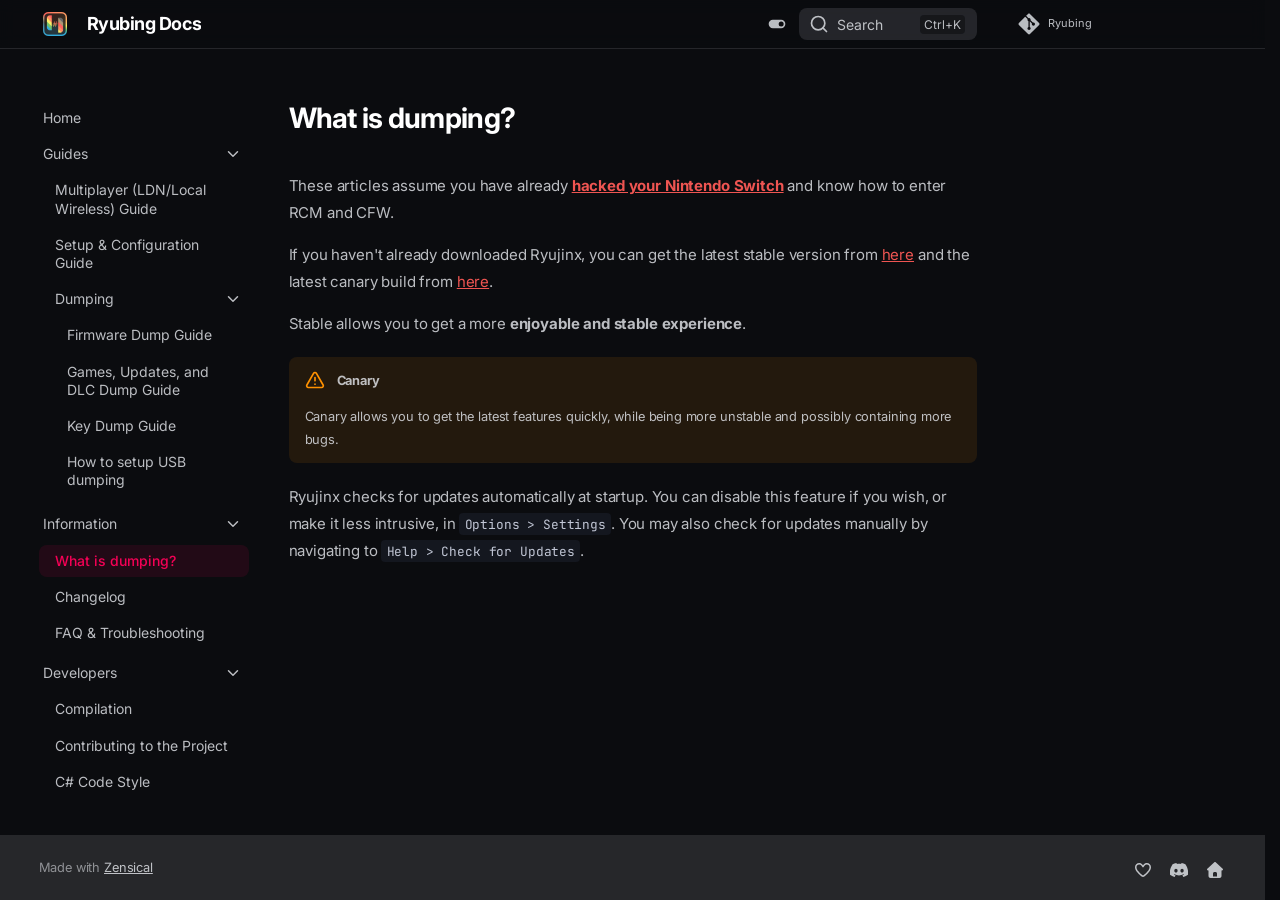
<file: info/dumping/index.html>
<!doctype html>
<html lang="en" class="no-js">
  <head>
    
      <meta charset="utf-8">
      <meta name="viewport" content="width=device-width,initial-scale=1">
      
      
      
        <link rel="canonical" href="https://docs.ryujinx.app/info/dumping/">
      
      
      
        <link rel="prev" href="../../guides/dumping/usb-dumping/">
      
      
        <link rel="next" href="../changelog/">
      
      
        
      
      
      <link rel="icon" href="../../favicon.png">
      <meta name="generator" content="zensical-0.0.73">
    
    
      
        <title>What is dumping? - Ryubing Docs</title>
      
    
    
      
        
      
      <link rel="stylesheet" href="../../assets/stylesheets/modern/main.4ab2de0c.min.css">
      
        
          
        
        <link rel="stylesheet" href="../../assets/stylesheets/modern/palette.b60ce83d.min.css">
      
      


    
    
      
    
    
      
        
        
        <link rel="preconnect" href="https://fonts.gstatic.com" crossorigin>
        <link rel="stylesheet" href="https://fonts.googleapis.com/css?family=Inter:300,300i,400,400i,500,500i,700,700i%7CJetBrains+Mono:400,400i,700,700i&amp;display=fallback">
        <style>:root{--md-text-font:"Inter";--md-code-font:"JetBrains Mono"}</style>
      
    
    
      <link rel="stylesheet" href="../../css/image-hide-based-on-theme.css">
    
      <link rel="stylesheet" href="../../css/gradients.css">
    
    <script>__md_scope=new URL("../..",location),__md_scope.pathname.endsWith("/")||(__md_scope=new URL(__md_scope.pathname+"/",location)),__md_hash=e=>[...e].reduce(((e,t)=>(e<<5)-e+t.charCodeAt(0)),0),__md_get=(e,t=localStorage,_=__md_scope)=>JSON.parse(t.getItem(_.pathname+"."+e)),__md_set=(e,t,_=localStorage,a=__md_scope)=>{try{_.setItem(a.pathname+"."+e,JSON.stringify(t))}catch(e){}},document.documentElement.setAttribute("data-platform",navigator.platform)</script>
    
      

    
    
  </head>
  
  
    
    
      
    
    
    
    
    <body dir="ltr" data-md-color-scheme="slate" data-md-color-primary="red" data-md-color-accent="pink">
  
    
    <input class="md-toggle" data-md-toggle="drawer" type="checkbox" id="__drawer" autocomplete="off">
    <input class="md-toggle" data-md-toggle="search" type="checkbox" id="__search" autocomplete="off">
    <label class="md-overlay" for="__drawer" aria-hidden="true"></label>
    <div data-md-component="skip">
      <a href="#__skip" class="md-skip">
        Skip to content
      </a>
    </div>
    <div data-md-component="announce">
      
    </div>
    
    
      

  

<header class="md-header md-header--shadow" data-md-component="header">
  <nav class="md-header__inner md-grid" aria-label="Header">
    <a href="../.." title="Ryubing Docs" class="md-header__button md-logo" aria-label="Ryubing Docs" data-md-component="logo">
      
  <img src="../../favicon.png" alt="Ryubing Docs">

    </a>
    <label class="md-header__button md-icon" for="__drawer">
      
      <svg xmlns="http://www.w3.org/2000/svg" fill="none" stroke="currentColor" stroke-linecap="round" stroke-linejoin="round" stroke-width="2" class="lucide lucide-menu" viewBox="0 0 24 24"><path d="M4 5h16M4 12h16M4 19h16"/></svg>
      <span class="md-visually-hidden">Navigation</span>
    </label>
    <div class="md-header__title" data-md-component="header-title">
      <div class="md-header__ellipsis">
        <div class="md-header__topic">
          <span class="md-ellipsis">
            Ryubing Docs
          </span>
        </div>
        <div class="md-header__topic" data-md-component="header-topic">
          <span class="md-ellipsis">
            
              What is dumping?
            
          </span>
        </div>
      </div>
    </div>
    
      
        <form class="md-header__option" data-md-component="palette">
  
    
    
    
    <input class="md-option" data-md-color-media="none" data-md-color-scheme="slate" data-md-color-primary="red" data-md-color-accent="pink"  aria-label="Switch to light mode"  type="radio" name="__palette" id="__palette_0">
    
      <label class="md-header__button md-icon" title="Switch to light mode" for="__palette_1" hidden>
        <svg xmlns="http://www.w3.org/2000/svg" viewBox="0 0 24 24"><path d="M17 7H7a5 5 0 0 0-5 5 5 5 0 0 0 5 5h10a5 5 0 0 0 5-5 5 5 0 0 0-5-5m0 8a3 3 0 0 1-3-3 3 3 0 0 1 3-3 3 3 0 0 1 3 3 3 3 0 0 1-3 3"/></svg>
      </label>
    
  
    
    
    
    <input class="md-option" data-md-color-media="none" data-md-color-scheme="default" data-md-color-primary="deep-purple" data-md-color-accent="indigo"  aria-label="Switch to dark mode"  type="radio" name="__palette" id="__palette_1">
    
      <label class="md-header__button md-icon" title="Switch to dark mode" for="__palette_0" hidden>
        <svg xmlns="http://www.w3.org/2000/svg" viewBox="0 0 24 24"><path d="M17 6H7c-3.31 0-6 2.69-6 6s2.69 6 6 6h10c3.31 0 6-2.69 6-6s-2.69-6-6-6m0 10H7c-2.21 0-4-1.79-4-4s1.79-4 4-4h10c2.21 0 4 1.79 4 4s-1.79 4-4 4M7 9c-1.66 0-3 1.34-3 3s1.34 3 3 3 3-1.34 3-3-1.34-3-3-3"/></svg>
      </label>
    
  
</form>
      
    
    
      <script>var palette=__md_get("__palette");if(palette&&palette.color){if("(prefers-color-scheme)"===palette.color.media){var media=matchMedia("(prefers-color-scheme: light)"),input=document.querySelector(media.matches?"[data-md-color-media='(prefers-color-scheme: light)']":"[data-md-color-media='(prefers-color-scheme: dark)']");palette.color.media=input.getAttribute("data-md-color-media"),palette.color.scheme=input.getAttribute("data-md-color-scheme"),palette.color.primary=input.getAttribute("data-md-color-primary"),palette.color.accent=input.getAttribute("data-md-color-accent")}for(var[key,value]of Object.entries(palette.color))document.body.setAttribute("data-md-color-"+key,value)}</script>
    
    
    
      
      
        <label class="md-header__button md-icon" for="__search">
          
          <svg xmlns="http://www.w3.org/2000/svg" fill="none" stroke="currentColor" stroke-linecap="round" stroke-linejoin="round" stroke-width="2" class="lucide lucide-search" viewBox="0 0 24 24"><path d="m21 21-4.34-4.34"/><circle cx="11" cy="11" r="8"/></svg>
          <span class="md-visually-hidden">Search</span>
        </label>
        <div class="md-search" data-md-component="search" role="dialog" aria-label="Search">
  <button type="button" class="md-search__button">
    Search
  </button>
</div>
      
    
    <div class="md-header__source">
      
        <a href="https://git.ryujinx.app/projects/Ryubing" title="Go to repository" class="md-source" data-md-component="source">
  <div class="md-source__icon md-icon">
    
    <svg xmlns="http://www.w3.org/2000/svg" viewBox="0 0 448 512"><!--! Font Awesome Free 7.3.1 by @fontawesome - https://fontawesome.com License - https://fontawesome.com/license/free (Icons: CC BY 4.0, Fonts: SIL OFL 1.1, Code: MIT License) Copyright 2026 Fonticons, Inc.--><path fill="currentColor" d="M439.6 236.1 244 40.5c-5.4-5.5-12.8-8.5-20.4-8.5s-15 3-20.4 8.4L162.5 81l51.5 51.5c27.1-9.1 52.7 16.8 43.4 43.7l49.7 49.7c34.2-11.8 61.2 31 35.5 56.7-26.5 26.5-70.2-2.9-56-37.3L240.3 199v121.9c25.3 12.5 22.3 41.8 9.1 55-6.4 6.4-15.2 10.1-24.3 10.1s-17.8-3.6-24.3-10.1c-17.6-17.6-11.1-46.9 11.2-56v-123c-20.8-8.5-24.6-30.7-18.6-45L142.6 101 8.5 235.1C3 240.6 0 247.9 0 255.5s3 15 8.5 20.4l195.6 195.7c5.4 5.4 12.7 8.4 20.4 8.4s15-3 20.4-8.4l194.7-194.7c5.4-5.4 8.4-12.8 8.4-20.4s-3-15-8.4-20.4"/></svg>
  </div>
  <div class="md-source__repository">
    Ryubing
  </div>
</a>
      
    </div>
  </nav>
  
</header>
    
    <div class="md-container" data-md-component="container">
      
      
        
          
        
      
      <main class="md-main" data-md-component="main">
        <div class="md-main__inner md-grid">
          
            
              
              <div class="md-sidebar md-sidebar--primary" data-md-component="sidebar" data-md-type="navigation" >
                <div class="md-sidebar__scrollwrap">
                  <div class="md-sidebar__inner">
                    



<nav class="md-nav md-nav--primary" aria-label="Navigation" data-md-level="0">
  <label class="md-nav__title" for="__drawer">
    <a href="../.." title="Ryubing Docs" class="md-nav__button md-logo" aria-label="Ryubing Docs" data-md-component="logo">
      
  <img src="../../favicon.png" alt="Ryubing Docs">

    </a>
    Ryubing Docs
  </label>
  
    <div class="md-nav__source">
      <a href="https://git.ryujinx.app/projects/Ryubing" title="Go to repository" class="md-source" data-md-component="source">
  <div class="md-source__icon md-icon">
    
    <svg xmlns="http://www.w3.org/2000/svg" viewBox="0 0 448 512"><!--! Font Awesome Free 7.3.1 by @fontawesome - https://fontawesome.com License - https://fontawesome.com/license/free (Icons: CC BY 4.0, Fonts: SIL OFL 1.1, Code: MIT License) Copyright 2026 Fonticons, Inc.--><path fill="currentColor" d="M439.6 236.1 244 40.5c-5.4-5.5-12.8-8.5-20.4-8.5s-15 3-20.4 8.4L162.5 81l51.5 51.5c27.1-9.1 52.7 16.8 43.4 43.7l49.7 49.7c34.2-11.8 61.2 31 35.5 56.7-26.5 26.5-70.2-2.9-56-37.3L240.3 199v121.9c25.3 12.5 22.3 41.8 9.1 55-6.4 6.4-15.2 10.1-24.3 10.1s-17.8-3.6-24.3-10.1c-17.6-17.6-11.1-46.9 11.2-56v-123c-20.8-8.5-24.6-30.7-18.6-45L142.6 101 8.5 235.1C3 240.6 0 247.9 0 255.5s3 15 8.5 20.4l195.6 195.7c5.4 5.4 12.7 8.4 20.4 8.4s15-3 20.4-8.4l194.7-194.7c5.4-5.4 8.4-12.8 8.4-20.4s-3-15-8.4-20.4"/></svg>
  </div>
  <div class="md-source__repository">
    Ryubing
  </div>
</a>
    </div>
  
  <ul class="md-nav__list" data-md-scrollfix>
    
      
      
  
  
  
  
    <li class="md-nav__item">
      <a href="../.." class="md-nav__link">
        
  
  
  <span class="md-ellipsis">
    
  
  Home

    
  </span>
  
  

      </a>
    </li>
  

    
      
      
  
  
  
  
    
    
    
    
    
    <li class="md-nav__item md-nav__item--nested">
      
        
        
          
        
        <input class="md-nav__toggle md-toggle md-toggle--indeterminate" type="checkbox" id="__nav_2" >
        
          
          <label class="md-nav__link" for="__nav_2" id="__nav_2_label" tabindex="0">
            
  
  
  <span class="md-ellipsis">
    
  
  Guides

    
  </span>
  
  

            <span class="md-nav__icon md-icon"></span>
          </label>
        
        
          <nav class="md-nav" data-md-level="1" aria-labelledby="__nav_2_label" aria-expanded="false">
            <label class="md-nav__title" for="__nav_2">
              <span class="md-nav__icon md-icon"></span>
              
  
  Guides

            </label>
            <ul class="md-nav__list" data-md-scrollfix>
              
                
                  
  
  
  
  
    <li class="md-nav__item">
      <a href="../../guides/ldn-guide/" class="md-nav__link">
        
  
  
  <span class="md-ellipsis">
    
  
  Multiplayer (LDN/Local Wireless) Guide

    
  </span>
  
  

      </a>
    </li>
  

                
              
                
                  
  
  
  
  
    <li class="md-nav__item">
      <a href="../../guides/setup-guide/" class="md-nav__link">
        
  
  
  <span class="md-ellipsis">
    
  
  Setup & Configuration Guide

    
  </span>
  
  

      </a>
    </li>
  

                
              
                
                  
  
  
  
  
    
    
    
    
    
    <li class="md-nav__item md-nav__item--nested">
      
        
        
          
        
        <input class="md-nav__toggle md-toggle md-toggle--indeterminate" type="checkbox" id="__nav_2_3" >
        
          
          <label class="md-nav__link" for="__nav_2_3" id="__nav_2_3_label" tabindex="0">
            
  
  
  <span class="md-ellipsis">
    
  
  Dumping

    
  </span>
  
  

            <span class="md-nav__icon md-icon"></span>
          </label>
        
        
          <nav class="md-nav" data-md-level="2" aria-labelledby="__nav_2_3_label" aria-expanded="false">
            <label class="md-nav__title" for="__nav_2_3">
              <span class="md-nav__icon md-icon"></span>
              
  
  Dumping

            </label>
            <ul class="md-nav__list" data-md-scrollfix>
              
                
                  
  
  
  
  
    <li class="md-nav__item">
      <a href="../../guides/dumping/fw/" class="md-nav__link">
        
  
  
  <span class="md-ellipsis">
    
  
  Firmware Dump Guide

    
  </span>
  
  

      </a>
    </li>
  

                
              
                
                  
  
  
  
  
    <li class="md-nav__item">
      <a href="../../guides/dumping/game-content/" class="md-nav__link">
        
  
  
  <span class="md-ellipsis">
    
  
  Games, Updates, and DLC Dump Guide

    
  </span>
  
  

      </a>
    </li>
  

                
              
                
                  
  
  
  
  
    <li class="md-nav__item">
      <a href="../../guides/dumping/keys/" class="md-nav__link">
        
  
  
  <span class="md-ellipsis">
    
  
  Key Dump Guide

    
  </span>
  
  

      </a>
    </li>
  

                
              
                
                  
  
  
  
  
    <li class="md-nav__item">
      <a href="../../guides/dumping/usb-dumping/" class="md-nav__link">
        
  
  
  <span class="md-ellipsis">
    
  
  How to setup USB dumping

    
  </span>
  
  

      </a>
    </li>
  

                
              
            </ul>
          </nav>
        
      
    </li>
  

                
              
            </ul>
          </nav>
        
      
    </li>
  

    
      
      
  
  
    
  
  
  
    
    
    
    
    
    <li class="md-nav__item md-nav__item--active md-nav__item--nested">
      
        
        
        <input class="md-nav__toggle md-toggle " type="checkbox" id="__nav_3" checked>
        
          
          <label class="md-nav__link" for="__nav_3" id="__nav_3_label" tabindex="0">
            
  
  
  <span class="md-ellipsis">
    
  
  Information

    
  </span>
  
  

            <span class="md-nav__icon md-icon"></span>
          </label>
        
        
          <nav class="md-nav" data-md-level="1" aria-labelledby="__nav_3_label" aria-expanded="true">
            <label class="md-nav__title" for="__nav_3">
              <span class="md-nav__icon md-icon"></span>
              
  
  Information

            </label>
            <ul class="md-nav__list" data-md-scrollfix>
              
                
                  
  
  
    
  
  
  
    <li class="md-nav__item md-nav__item--active">
      
      
      
      
      
      <a href="././" class="md-nav__link md-nav__link--active">
        
  
  
  <span class="md-ellipsis">
    
  
  What is dumping?

    
  </span>
  
  

      </a>
      
    </li>
  

                
              
                
                  
  
  
  
  
    <li class="md-nav__item">
      <a href="../changelog/" class="md-nav__link">
        
  
  
  <span class="md-ellipsis">
    
  
  Changelog

    
  </span>
  
  

      </a>
    </li>
  

                
              
                
                  
  
  
  
  
    <li class="md-nav__item">
      <a href="../faq-%26-troubleshooting/" class="md-nav__link">
        
  
  
  <span class="md-ellipsis">
    
  
  FAQ & Troubleshooting

    
  </span>
  
  

      </a>
    </li>
  

                
              
            </ul>
          </nav>
        
      
    </li>
  

    
      
      
  
  
  
  
    
    
    
    
    
    <li class="md-nav__item md-nav__item--nested">
      
        
        
          
        
        <input class="md-nav__toggle md-toggle md-toggle--indeterminate" type="checkbox" id="__nav_4" >
        
          
          <label class="md-nav__link" for="__nav_4" id="__nav_4_label" tabindex="0">
            
  
  
  <span class="md-ellipsis">
    
  
  Developers

    
  </span>
  
  

            <span class="md-nav__icon md-icon"></span>
          </label>
        
        
          <nav class="md-nav" data-md-level="1" aria-labelledby="__nav_4_label" aria-expanded="false">
            <label class="md-nav__title" for="__nav_4">
              <span class="md-nav__icon md-icon"></span>
              
  
  Developers

            </label>
            <ul class="md-nav__list" data-md-scrollfix>
              
                
                  
  
  
  
  
    <li class="md-nav__item">
      <a href="../../dev/compilation/" class="md-nav__link">
        
  
  
  <span class="md-ellipsis">
    
  
  Compilation

    
  </span>
  
  

      </a>
    </li>
  

                
              
                
                  
  
  
  
  
    <li class="md-nav__item">
      <a href="../../dev/contributing/" class="md-nav__link">
        
  
  
  <span class="md-ellipsis">
    
  
  Contributing to the Project

    
  </span>
  
  

      </a>
    </li>
  

                
              
                
                  
  
  
  
  
    <li class="md-nav__item">
      <a href="../../dev/code-style/" class="md-nav__link">
        
  
  
  <span class="md-ellipsis">
    
  
  C# Code Style

    
  </span>
  
  

      </a>
    </li>
  

                
              
            </ul>
          </nav>
        
      
    </li>
  

    
  </ul>
</nav>
                  </div>
                </div>
              </div>
            
            
              
              <div class="md-sidebar md-sidebar--secondary" data-md-component="sidebar" data-md-type="toc" >
                <div class="md-sidebar__scrollwrap">
                  
                    
                    
                    
                    
                  
                  <div class="md-sidebar__inner">
                    


<nav class="md-nav md-nav--secondary" aria-label="On this page">
  
  
  
  
</nav>
                  </div>
                </div>
              </div>
            
          
          
            <div class="md-content" data-md-component="content">
              
              <article class="md-content__inner md-typeset">
                <a id="__skip" tabindex="-1"></a>
                
                  

  
  


  <h1>What is dumping?</h1>

<p>These articles assume you have already <a href="https://nh-server.github.io/switch-guide/"><strong>hacked your Nintendo Switch</strong></a> and know how to enter RCM and CFW.</p>
<p>If you haven't already downloaded Ryujinx, you can get the latest stable version from <a href="https://github.com/Ryubing/Stable-Releases/releases/latest">here</a> and the latest canary build from <a href="https://github.com/Ryubing/Canary-Releases/releases/latest">here</a>.</p>
<p>Stable allows you to get a more <strong>enjoyable and stable experience</strong>.</p>
<div class="admonition warning">
<p class="admonition-title">Canary</p>
<p>Canary allows you to get the latest features quickly, while being more unstable and possibly containing more bugs.</p>
</div>
<p>Ryujinx checks for updates automatically at startup. You can disable this feature if you wish, or make it less intrusive, in <code>Options &gt; Settings</code>. You may also check for updates manually by navigating to <code>Help &gt; Check for Updates</code>.</p>














                
              </article>
            </div>
          
          
<script>var target=document.getElementById(location.hash.slice(1));target&&target.name&&(target.checked=target.name.startsWith("__tabbed_"))</script>
        </div>
        
      </main>
      
        <footer class="md-footer">
  
  <div class="md-footer-meta md-typeset">
    <div class="md-footer-meta__inner md-grid">
      <div class="md-copyright">
  
  
    Made with
    <a href="https://zensical.org/" target="_blank" rel="noopener">
      Zensical
    </a>
  
</div>
      
        
<div class="md-social">
  
    
    
    
    
    <a href="https://github.com/sponsors/GreemDev" target="_blank" rel="noopener" title="Support the Project" class="md-social__link">
      <svg xmlns="http://www.w3.org/2000/svg" viewBox="0 0 512 512"><!--! Font Awesome Free 7.3.1 by @fontawesome - https://fontawesome.com License - https://fontawesome.com/license/free (Icons: CC BY 4.0, Fonts: SIL OFL 1.1, Code: MIT License) Copyright 2026 Fonticons, Inc.--><path fill="currentColor" d="M378.9 80c-27.3 0-53 13.1-69 35.2l-34.4 47.6c-4.5 6.2-11.7 9.9-19.4 9.9s-14.9-3.7-19.4-9.9l-34.4-47.6c-16-22.1-41.7-35.2-69-35.2-47 0-85.1 38.1-85.1 85.1 0 49.9 32 98.4 68.1 142.3 41.1 50 91.4 94 125.9 120.3 3.2 2.4 7.9 4.2 14 4.2s10.8-1.8 14-4.2c34.5-26.3 84.8-70.4 125.9-120.3 36.2-43.9 68.1-92.4 68.1-142.3 0-47-38.1-85.1-85.1-85.1zM271 87.1C296 52.5 336.2 32 378.9 32 452.4 32 512 91.6 512 165.1c0 68.6-42.9 128.9-79.1 172.8-44.1 53.6-97.3 100.1-133.8 127.9-12.3 9.4-27.5 14.1-43.1 14.1s-30.8-4.7-43.1-14.1C176.4 438 123.2 391.5 79.1 338 42.9 294.1 0 233.7 0 165.1 0 91.6 59.6 32 133.1 32 175.8 32 216 52.5 241 87.1l15 20.7z"/></svg>
    </a>
  
    
    
    
    
    <a href="https://discord.gg/PEuzjrFXUA" target="_blank" rel="noopener" title="Discord Server" class="md-social__link">
      <svg xmlns="http://www.w3.org/2000/svg" viewBox="0 0 576 512"><!--! Font Awesome Free 7.3.1 by @fontawesome - https://fontawesome.com License - https://fontawesome.com/license/free (Icons: CC BY 4.0, Fonts: SIL OFL 1.1, Code: MIT License) Copyright 2026 Fonticons, Inc.--><path fill="currentColor" d="M492.5 69.8c-.2-.3-.4-.6-.8-.7-38.1-17.5-78.4-30-119.7-37.1-.4-.1-.8 0-1.1.1s-.6.4-.8.8c-5.5 9.9-10.5 20.2-14.9 30.6-44.6-6.8-89.9-6.8-134.4 0-4.5-10.5-9.5-20.7-15.1-30.6-.2-.3-.5-.6-.8-.8s-.7-.2-1.1-.2C162.5 39 122.2 51.5 84.1 69c-.3.1-.6.4-.8.7C7.1 183.5-13.8 294.6-3.6 404.2c0 .3.1.5.2.8s.3.4.5.6c44.4 32.9 94 58 146.8 74.2.4.1.8.1 1.1 0s.7-.4.9-.7c11.3-15.4 21.4-31.8 30-48.8.1-.2.2-.5.2-.8s0-.5-.1-.8-.2-.5-.4-.6-.4-.3-.7-.4c-15.8-6.1-31.2-13.4-45.9-21.9-.3-.2-.5-.4-.7-.6s-.3-.6-.3-.9 0-.6.2-.9.3-.5.6-.7c3.1-2.3 6.2-4.7 9.1-7.1.3-.2.6-.4.9-.4s.7 0 1 .1c96.2 43.9 200.4 43.9 295.5 0 .3-.1.7-.2 1-.2s.7.2.9.4c2.9 2.4 6 4.9 9.1 7.2.2.2.4.4.6.7s.2.6.2.9-.1.6-.3.9-.4.5-.6.6c-14.7 8.6-30 15.9-45.9 21.8-.2.1-.5.2-.7.4s-.3.4-.4.7-.1.5-.1.8.1.5.2.8c8.8 17 18.8 33.3 30 48.8.2.3.6.6.9.7s.8.1 1.1 0c52.9-16.2 102.6-41.3 147.1-74.2.2-.2.4-.4.5-.6s.2-.5.2-.8c12.3-126.8-20.5-236.9-86.9-334.5zm-302 267.7c-29 0-52.8-26.6-52.8-59.2s23.4-59.2 52.8-59.2c29.7 0 53.3 26.8 52.8 59.2 0 32.7-23.4 59.2-52.8 59.2m195.4 0c-29 0-52.8-26.6-52.8-59.2s23.4-59.2 52.8-59.2c29.7 0 53.3 26.8 52.8 59.2 0 32.7-23.2 59.2-52.8 59.2"/></svg>
    </a>
  
    
    
    
    
    <a href="https://ryujinx.app" target="_blank" rel="noopener" title="Main Website" class="md-social__link">
      <svg xmlns="http://www.w3.org/2000/svg" viewBox="0 0 512 512"><!--! Font Awesome Free 7.3.1 by @fontawesome - https://fontawesome.com License - https://fontawesome.com/license/free (Icons: CC BY 4.0, Fonts: SIL OFL 1.1, Code: MIT License) Copyright 2026 Fonticons, Inc.--><path fill="currentColor" d="M277.8 8.6c-12.3-11.4-31.3-11.4-43.5 0l-224 208c-9.6 9-12.8 22.9-8 35.1S18.8 272 32 272h16v176c0 35.3 28.7 64 64 64h288c35.3 0 64-28.7 64-64V272h16c13.2 0 25-8.1 29.8-20.3s1.6-26.2-8-35.1zM240 320h32c26.5 0 48 21.5 48 48v96H192v-96c0-26.5 21.5-48 48-48"/></svg>
    </a>
  
</div>
      
    </div>
  </div>
</footer>
      
    </div>
    <div class="md-dialog" data-md-component="dialog" role="status" aria-atomic="true">
      <div class="md-dialog__inner md-typeset"></div>
    </div>
    
    
    
      
      
      
      
        
        
      <script id="__config" type="application/json">{"annotate":null,"base":"../..","features":["header.autohide","navigation.expand","navigation.instant"],"redirect":null,"search":"../../assets/javascripts/workers/search.c47bb847.min.js","tags":null,"translations":{"clipboard.copied":"Copied to clipboard","clipboard.copy":"Copy to clipboard","clipboard.error":"Could not copy to clipboard","search.result.more.one":"1 more on this page","search.result.more.other":"# more on this page","search.result.none":"No matching documents","search.result.one":"1 matching document","search.result.other":"# matching documents","search.result.placeholder":"Type to start searching","search.result.term.missing":"Missing","select.version":"Select version"},"version":null}</script>
    
    
      <script src="../../assets/javascripts/bundle.77dd0ce9.min.js"></script>
      
    
  </body>
</html>
</file>
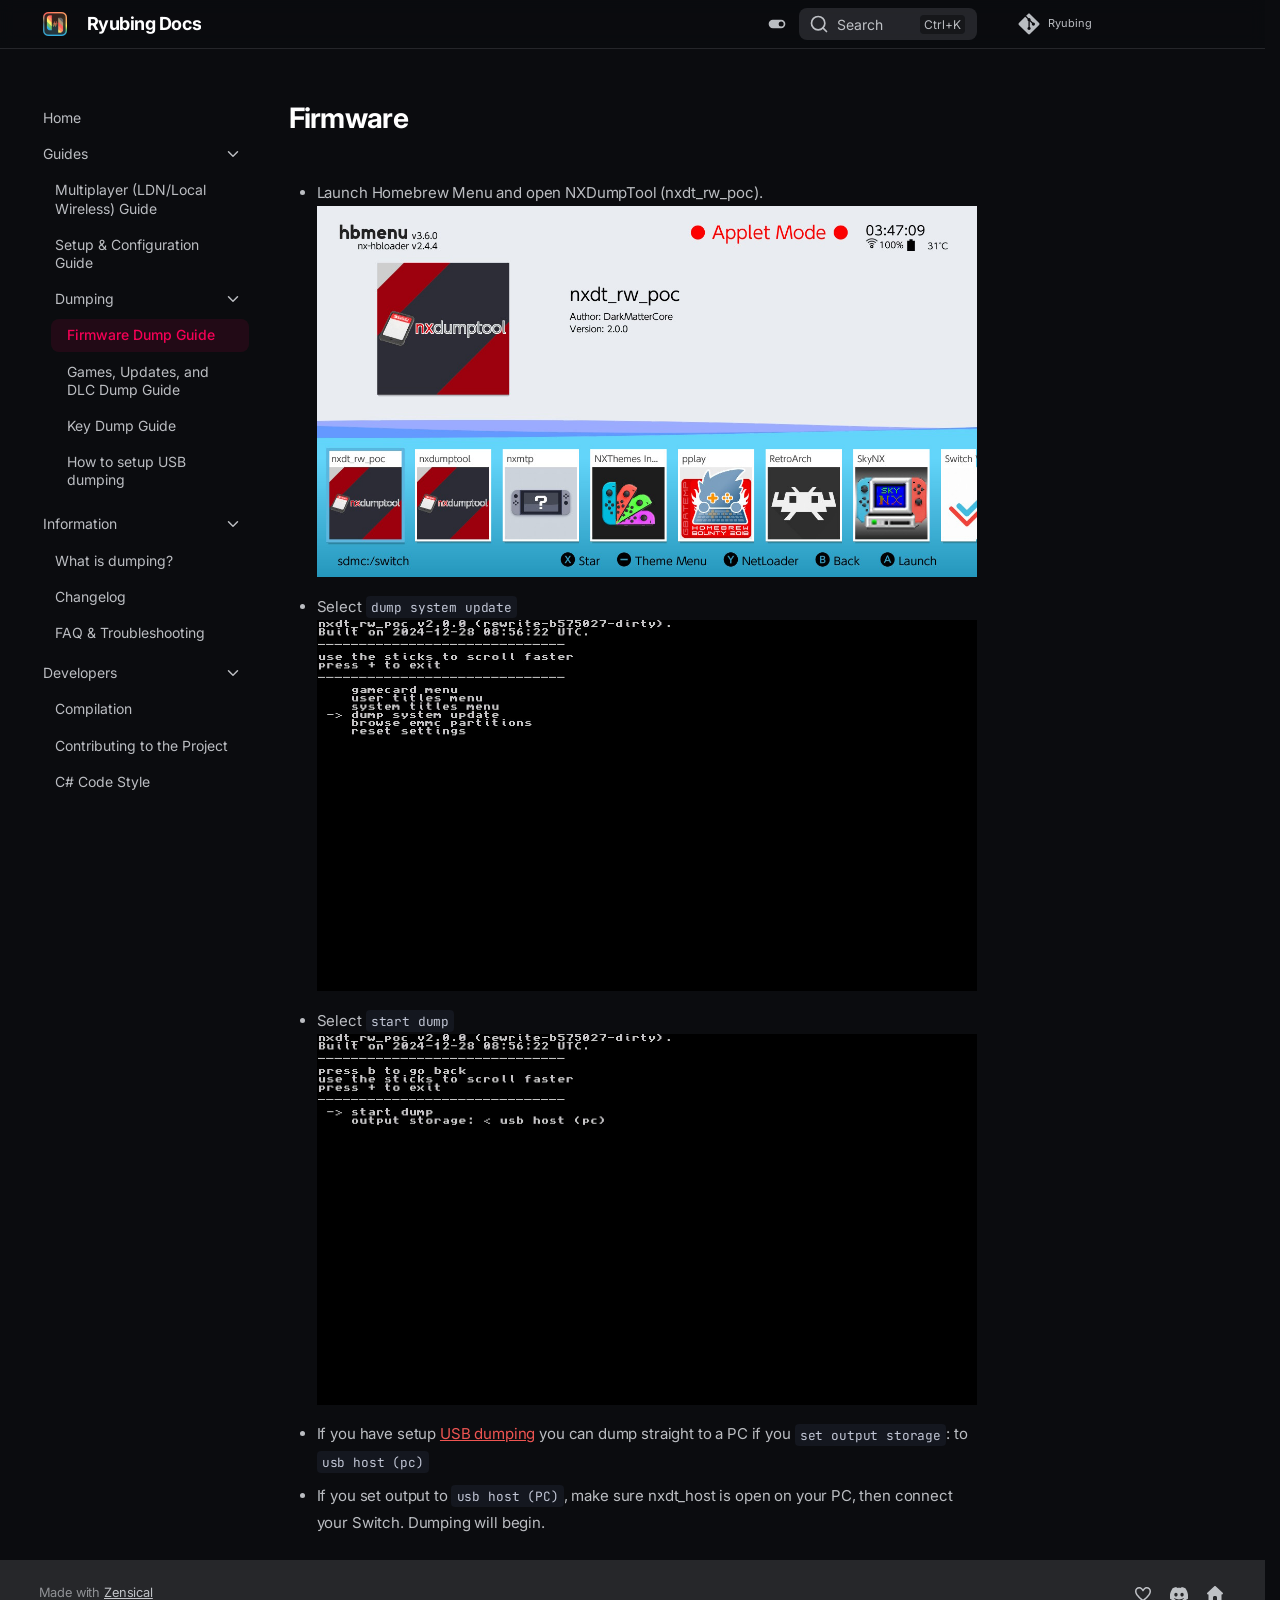
<file: guides/dumping/fw/index.html>
<!doctype html>
<html lang="en" class="no-js">
  <head>
    
      <meta charset="utf-8">
      <meta name="viewport" content="width=device-width,initial-scale=1">
      
      
      
        <link rel="canonical" href="https://docs.ryujinx.app/guides/dumping/fw/">
      
      
      
        <link rel="prev" href="../../setup-guide/">
      
      
        <link rel="next" href="../game-content/">
      
      
        
      
      
      <link rel="icon" href="../../../favicon.png">
      <meta name="generator" content="zensical-0.0.73">
    
    
      
        <title>Firmware Dump Guide - Ryubing Docs</title>
      
    
    
      
        
      
      <link rel="stylesheet" href="../../../assets/stylesheets/modern/main.4ab2de0c.min.css">
      
        
          
        
        <link rel="stylesheet" href="../../../assets/stylesheets/modern/palette.b60ce83d.min.css">
      
      


    
    
      
    
    
      
        
        
        <link rel="preconnect" href="https://fonts.gstatic.com" crossorigin>
        <link rel="stylesheet" href="https://fonts.googleapis.com/css?family=Inter:300,300i,400,400i,500,500i,700,700i%7CJetBrains+Mono:400,400i,700,700i&amp;display=fallback">
        <style>:root{--md-text-font:"Inter";--md-code-font:"JetBrains Mono"}</style>
      
    
    
      <link rel="stylesheet" href="../../../css/image-hide-based-on-theme.css">
    
      <link rel="stylesheet" href="../../../css/gradients.css">
    
    <script>__md_scope=new URL("../../..",location),__md_scope.pathname.endsWith("/")||(__md_scope=new URL(__md_scope.pathname+"/",location)),__md_hash=e=>[...e].reduce(((e,t)=>(e<<5)-e+t.charCodeAt(0)),0),__md_get=(e,t=localStorage,_=__md_scope)=>JSON.parse(t.getItem(_.pathname+"."+e)),__md_set=(e,t,_=localStorage,a=__md_scope)=>{try{_.setItem(a.pathname+"."+e,JSON.stringify(t))}catch(e){}},document.documentElement.setAttribute("data-platform",navigator.platform)</script>
    
      

    
    
  </head>
  
  
    
    
      
    
    
    
    
    <body dir="ltr" data-md-color-scheme="slate" data-md-color-primary="red" data-md-color-accent="pink">
  
    
    <input class="md-toggle" data-md-toggle="drawer" type="checkbox" id="__drawer" autocomplete="off">
    <input class="md-toggle" data-md-toggle="search" type="checkbox" id="__search" autocomplete="off">
    <label class="md-overlay" for="__drawer" aria-hidden="true"></label>
    <div data-md-component="skip">
      <a href="#__skip" class="md-skip">
        Skip to content
      </a>
    </div>
    <div data-md-component="announce">
      
    </div>
    
    
      

  

<header class="md-header md-header--shadow" data-md-component="header">
  <nav class="md-header__inner md-grid" aria-label="Header">
    <a href="../../.." title="Ryubing Docs" class="md-header__button md-logo" aria-label="Ryubing Docs" data-md-component="logo">
      
  <img src="../../../favicon.png" alt="Ryubing Docs">

    </a>
    <label class="md-header__button md-icon" for="__drawer">
      
      <svg xmlns="http://www.w3.org/2000/svg" fill="none" stroke="currentColor" stroke-linecap="round" stroke-linejoin="round" stroke-width="2" class="lucide lucide-menu" viewBox="0 0 24 24"><path d="M4 5h16M4 12h16M4 19h16"/></svg>
      <span class="md-visually-hidden">Navigation</span>
    </label>
    <div class="md-header__title" data-md-component="header-title">
      <div class="md-header__ellipsis">
        <div class="md-header__topic">
          <span class="md-ellipsis">
            Ryubing Docs
          </span>
        </div>
        <div class="md-header__topic" data-md-component="header-topic">
          <span class="md-ellipsis">
            
              Firmware Dump Guide
            
          </span>
        </div>
      </div>
    </div>
    
      
        <form class="md-header__option" data-md-component="palette">
  
    
    
    
    <input class="md-option" data-md-color-media="none" data-md-color-scheme="slate" data-md-color-primary="red" data-md-color-accent="pink"  aria-label="Switch to light mode"  type="radio" name="__palette" id="__palette_0">
    
      <label class="md-header__button md-icon" title="Switch to light mode" for="__palette_1" hidden>
        <svg xmlns="http://www.w3.org/2000/svg" viewBox="0 0 24 24"><path d="M17 7H7a5 5 0 0 0-5 5 5 5 0 0 0 5 5h10a5 5 0 0 0 5-5 5 5 0 0 0-5-5m0 8a3 3 0 0 1-3-3 3 3 0 0 1 3-3 3 3 0 0 1 3 3 3 3 0 0 1-3 3"/></svg>
      </label>
    
  
    
    
    
    <input class="md-option" data-md-color-media="none" data-md-color-scheme="default" data-md-color-primary="deep-purple" data-md-color-accent="indigo"  aria-label="Switch to dark mode"  type="radio" name="__palette" id="__palette_1">
    
      <label class="md-header__button md-icon" title="Switch to dark mode" for="__palette_0" hidden>
        <svg xmlns="http://www.w3.org/2000/svg" viewBox="0 0 24 24"><path d="M17 6H7c-3.31 0-6 2.69-6 6s2.69 6 6 6h10c3.31 0 6-2.69 6-6s-2.69-6-6-6m0 10H7c-2.21 0-4-1.79-4-4s1.79-4 4-4h10c2.21 0 4 1.79 4 4s-1.79 4-4 4M7 9c-1.66 0-3 1.34-3 3s1.34 3 3 3 3-1.34 3-3-1.34-3-3-3"/></svg>
      </label>
    
  
</form>
      
    
    
      <script>var palette=__md_get("__palette");if(palette&&palette.color){if("(prefers-color-scheme)"===palette.color.media){var media=matchMedia("(prefers-color-scheme: light)"),input=document.querySelector(media.matches?"[data-md-color-media='(prefers-color-scheme: light)']":"[data-md-color-media='(prefers-color-scheme: dark)']");palette.color.media=input.getAttribute("data-md-color-media"),palette.color.scheme=input.getAttribute("data-md-color-scheme"),palette.color.primary=input.getAttribute("data-md-color-primary"),palette.color.accent=input.getAttribute("data-md-color-accent")}for(var[key,value]of Object.entries(palette.color))document.body.setAttribute("data-md-color-"+key,value)}</script>
    
    
    
      
      
        <label class="md-header__button md-icon" for="__search">
          
          <svg xmlns="http://www.w3.org/2000/svg" fill="none" stroke="currentColor" stroke-linecap="round" stroke-linejoin="round" stroke-width="2" class="lucide lucide-search" viewBox="0 0 24 24"><path d="m21 21-4.34-4.34"/><circle cx="11" cy="11" r="8"/></svg>
          <span class="md-visually-hidden">Search</span>
        </label>
        <div class="md-search" data-md-component="search" role="dialog" aria-label="Search">
  <button type="button" class="md-search__button">
    Search
  </button>
</div>
      
    
    <div class="md-header__source">
      
        <a href="https://git.ryujinx.app/projects/Ryubing" title="Go to repository" class="md-source" data-md-component="source">
  <div class="md-source__icon md-icon">
    
    <svg xmlns="http://www.w3.org/2000/svg" viewBox="0 0 448 512"><!--! Font Awesome Free 7.3.1 by @fontawesome - https://fontawesome.com License - https://fontawesome.com/license/free (Icons: CC BY 4.0, Fonts: SIL OFL 1.1, Code: MIT License) Copyright 2026 Fonticons, Inc.--><path fill="currentColor" d="M439.6 236.1 244 40.5c-5.4-5.5-12.8-8.5-20.4-8.5s-15 3-20.4 8.4L162.5 81l51.5 51.5c27.1-9.1 52.7 16.8 43.4 43.7l49.7 49.7c34.2-11.8 61.2 31 35.5 56.7-26.5 26.5-70.2-2.9-56-37.3L240.3 199v121.9c25.3 12.5 22.3 41.8 9.1 55-6.4 6.4-15.2 10.1-24.3 10.1s-17.8-3.6-24.3-10.1c-17.6-17.6-11.1-46.9 11.2-56v-123c-20.8-8.5-24.6-30.7-18.6-45L142.6 101 8.5 235.1C3 240.6 0 247.9 0 255.5s3 15 8.5 20.4l195.6 195.7c5.4 5.4 12.7 8.4 20.4 8.4s15-3 20.4-8.4l194.7-194.7c5.4-5.4 8.4-12.8 8.4-20.4s-3-15-8.4-20.4"/></svg>
  </div>
  <div class="md-source__repository">
    Ryubing
  </div>
</a>
      
    </div>
  </nav>
  
</header>
    
    <div class="md-container" data-md-component="container">
      
      
        
          
        
      
      <main class="md-main" data-md-component="main">
        <div class="md-main__inner md-grid">
          
            
              
              <div class="md-sidebar md-sidebar--primary" data-md-component="sidebar" data-md-type="navigation" >
                <div class="md-sidebar__scrollwrap">
                  <div class="md-sidebar__inner">
                    



<nav class="md-nav md-nav--primary" aria-label="Navigation" data-md-level="0">
  <label class="md-nav__title" for="__drawer">
    <a href="../../.." title="Ryubing Docs" class="md-nav__button md-logo" aria-label="Ryubing Docs" data-md-component="logo">
      
  <img src="../../../favicon.png" alt="Ryubing Docs">

    </a>
    Ryubing Docs
  </label>
  
    <div class="md-nav__source">
      <a href="https://git.ryujinx.app/projects/Ryubing" title="Go to repository" class="md-source" data-md-component="source">
  <div class="md-source__icon md-icon">
    
    <svg xmlns="http://www.w3.org/2000/svg" viewBox="0 0 448 512"><!--! Font Awesome Free 7.3.1 by @fontawesome - https://fontawesome.com License - https://fontawesome.com/license/free (Icons: CC BY 4.0, Fonts: SIL OFL 1.1, Code: MIT License) Copyright 2026 Fonticons, Inc.--><path fill="currentColor" d="M439.6 236.1 244 40.5c-5.4-5.5-12.8-8.5-20.4-8.5s-15 3-20.4 8.4L162.5 81l51.5 51.5c27.1-9.1 52.7 16.8 43.4 43.7l49.7 49.7c34.2-11.8 61.2 31 35.5 56.7-26.5 26.5-70.2-2.9-56-37.3L240.3 199v121.9c25.3 12.5 22.3 41.8 9.1 55-6.4 6.4-15.2 10.1-24.3 10.1s-17.8-3.6-24.3-10.1c-17.6-17.6-11.1-46.9 11.2-56v-123c-20.8-8.5-24.6-30.7-18.6-45L142.6 101 8.5 235.1C3 240.6 0 247.9 0 255.5s3 15 8.5 20.4l195.6 195.7c5.4 5.4 12.7 8.4 20.4 8.4s15-3 20.4-8.4l194.7-194.7c5.4-5.4 8.4-12.8 8.4-20.4s-3-15-8.4-20.4"/></svg>
  </div>
  <div class="md-source__repository">
    Ryubing
  </div>
</a>
    </div>
  
  <ul class="md-nav__list" data-md-scrollfix>
    
      
      
  
  
  
  
    <li class="md-nav__item">
      <a href="../../.." class="md-nav__link">
        
  
  
  <span class="md-ellipsis">
    
  
  Home

    
  </span>
  
  

      </a>
    </li>
  

    
      
      
  
  
    
  
  
  
    
    
    
    
    
    <li class="md-nav__item md-nav__item--active md-nav__item--nested">
      
        
        
        <input class="md-nav__toggle md-toggle " type="checkbox" id="__nav_2" checked>
        
          
          <label class="md-nav__link" for="__nav_2" id="__nav_2_label" tabindex="0">
            
  
  
  <span class="md-ellipsis">
    
  
  Guides

    
  </span>
  
  

            <span class="md-nav__icon md-icon"></span>
          </label>
        
        
          <nav class="md-nav" data-md-level="1" aria-labelledby="__nav_2_label" aria-expanded="true">
            <label class="md-nav__title" for="__nav_2">
              <span class="md-nav__icon md-icon"></span>
              
  
  Guides

            </label>
            <ul class="md-nav__list" data-md-scrollfix>
              
                
                  
  
  
  
  
    <li class="md-nav__item">
      <a href="../../ldn-guide/" class="md-nav__link">
        
  
  
  <span class="md-ellipsis">
    
  
  Multiplayer (LDN/Local Wireless) Guide

    
  </span>
  
  

      </a>
    </li>
  

                
              
                
                  
  
  
  
  
    <li class="md-nav__item">
      <a href="../../setup-guide/" class="md-nav__link">
        
  
  
  <span class="md-ellipsis">
    
  
  Setup & Configuration Guide

    
  </span>
  
  

      </a>
    </li>
  

                
              
                
                  
  
  
    
  
  
  
    
    
    
    
    
    <li class="md-nav__item md-nav__item--active md-nav__item--nested">
      
        
        
        <input class="md-nav__toggle md-toggle " type="checkbox" id="__nav_2_3" checked>
        
          
          <label class="md-nav__link" for="__nav_2_3" id="__nav_2_3_label" tabindex="0">
            
  
  
  <span class="md-ellipsis">
    
  
  Dumping

    
  </span>
  
  

            <span class="md-nav__icon md-icon"></span>
          </label>
        
        
          <nav class="md-nav" data-md-level="2" aria-labelledby="__nav_2_3_label" aria-expanded="true">
            <label class="md-nav__title" for="__nav_2_3">
              <span class="md-nav__icon md-icon"></span>
              
  
  Dumping

            </label>
            <ul class="md-nav__list" data-md-scrollfix>
              
                
                  
  
  
    
  
  
  
    <li class="md-nav__item md-nav__item--active">
      
      
      
      
        
      
      
      <a href="././" class="md-nav__link md-nav__link--active">
        
  
  
  <span class="md-ellipsis">
    
  
  Firmware Dump Guide

    
  </span>
  
  

      </a>
      
    </li>
  

                
              
                
                  
  
  
  
  
    <li class="md-nav__item">
      <a href="../game-content/" class="md-nav__link">
        
  
  
  <span class="md-ellipsis">
    
  
  Games, Updates, and DLC Dump Guide

    
  </span>
  
  

      </a>
    </li>
  

                
              
                
                  
  
  
  
  
    <li class="md-nav__item">
      <a href="../keys/" class="md-nav__link">
        
  
  
  <span class="md-ellipsis">
    
  
  Key Dump Guide

    
  </span>
  
  

      </a>
    </li>
  

                
              
                
                  
  
  
  
  
    <li class="md-nav__item">
      <a href="../usb-dumping/" class="md-nav__link">
        
  
  
  <span class="md-ellipsis">
    
  
  How to setup USB dumping

    
  </span>
  
  

      </a>
    </li>
  

                
              
            </ul>
          </nav>
        
      
    </li>
  

                
              
            </ul>
          </nav>
        
      
    </li>
  

    
      
      
  
  
  
  
    
    
    
    
    
    <li class="md-nav__item md-nav__item--nested">
      
        
        
          
        
        <input class="md-nav__toggle md-toggle md-toggle--indeterminate" type="checkbox" id="__nav_3" >
        
          
          <label class="md-nav__link" for="__nav_3" id="__nav_3_label" tabindex="0">
            
  
  
  <span class="md-ellipsis">
    
  
  Information

    
  </span>
  
  

            <span class="md-nav__icon md-icon"></span>
          </label>
        
        
          <nav class="md-nav" data-md-level="1" aria-labelledby="__nav_3_label" aria-expanded="false">
            <label class="md-nav__title" for="__nav_3">
              <span class="md-nav__icon md-icon"></span>
              
  
  Information

            </label>
            <ul class="md-nav__list" data-md-scrollfix>
              
                
                  
  
  
  
  
    <li class="md-nav__item">
      <a href="../../../info/dumping/" class="md-nav__link">
        
  
  
  <span class="md-ellipsis">
    
  
  What is dumping?

    
  </span>
  
  

      </a>
    </li>
  

                
              
                
                  
  
  
  
  
    <li class="md-nav__item">
      <a href="../../../info/changelog/" class="md-nav__link">
        
  
  
  <span class="md-ellipsis">
    
  
  Changelog

    
  </span>
  
  

      </a>
    </li>
  

                
              
                
                  
  
  
  
  
    <li class="md-nav__item">
      <a href="../../../info/faq-%26-troubleshooting/" class="md-nav__link">
        
  
  
  <span class="md-ellipsis">
    
  
  FAQ & Troubleshooting

    
  </span>
  
  

      </a>
    </li>
  

                
              
            </ul>
          </nav>
        
      
    </li>
  

    
      
      
  
  
  
  
    
    
    
    
    
    <li class="md-nav__item md-nav__item--nested">
      
        
        
          
        
        <input class="md-nav__toggle md-toggle md-toggle--indeterminate" type="checkbox" id="__nav_4" >
        
          
          <label class="md-nav__link" for="__nav_4" id="__nav_4_label" tabindex="0">
            
  
  
  <span class="md-ellipsis">
    
  
  Developers

    
  </span>
  
  

            <span class="md-nav__icon md-icon"></span>
          </label>
        
        
          <nav class="md-nav" data-md-level="1" aria-labelledby="__nav_4_label" aria-expanded="false">
            <label class="md-nav__title" for="__nav_4">
              <span class="md-nav__icon md-icon"></span>
              
  
  Developers

            </label>
            <ul class="md-nav__list" data-md-scrollfix>
              
                
                  
  
  
  
  
    <li class="md-nav__item">
      <a href="../../../dev/compilation/" class="md-nav__link">
        
  
  
  <span class="md-ellipsis">
    
  
  Compilation

    
  </span>
  
  

      </a>
    </li>
  

                
              
                
                  
  
  
  
  
    <li class="md-nav__item">
      <a href="../../../dev/contributing/" class="md-nav__link">
        
  
  
  <span class="md-ellipsis">
    
  
  Contributing to the Project

    
  </span>
  
  

      </a>
    </li>
  

                
              
                
                  
  
  
  
  
    <li class="md-nav__item">
      <a href="../../../dev/code-style/" class="md-nav__link">
        
  
  
  <span class="md-ellipsis">
    
  
  C# Code Style

    
  </span>
  
  

      </a>
    </li>
  

                
              
            </ul>
          </nav>
        
      
    </li>
  

    
  </ul>
</nav>
                  </div>
                </div>
              </div>
            
            
              
              <div class="md-sidebar md-sidebar--secondary" data-md-component="sidebar" data-md-type="toc" >
                <div class="md-sidebar__scrollwrap">
                  
                    
                    
                    
                      
                    
                    
                  
                  <div class="md-sidebar__inner">
                    


<nav class="md-nav md-nav--secondary" aria-label="On this page">
  
  
  
    
  
  
</nav>
                  </div>
                </div>
              </div>
            
          
          
            <div class="md-content" data-md-component="content">
              
              <article class="md-content__inner md-typeset">
                <a id="__skip" tabindex="-1"></a>
                
                  

  
  


<h1 id="firmware">Firmware</h1>
<ul>
<li>
<p>Launch Homebrew Menu and open NXDumpTool (nxdt_rw_poc).
  <img alt="2025040903470900-DB1426D1DFD034027CECDE9C2DD914B8" src="../hbmenu_opennxdt.jpg" /></p>
</li>
<li>
<p>Select <code>dump system update</code>
  <img alt="dump_system_update" src="../ndxt_dumpsystemupdate.jpg" /></p>
</li>
<li>
<p>Select <code>start dump</code>
  <img alt="start_system_update_dump" src="../nxdt_startfwdump.jpg" /></p>
</li>
<li>
<p>If you have setup <a href="../usb-dumping/">USB dumping</a> you can dump straight to a PC if you <code>set output storage</code>: to <code>usb host (pc)</code></p>
</li>
<li>If you set output to <code>usb host (PC)</code>, make sure nxdt_host is open on your PC, then connect your Switch. Dumping will begin.</li>
</ul>














                
              </article>
            </div>
          
          
<script>var target=document.getElementById(location.hash.slice(1));target&&target.name&&(target.checked=target.name.startsWith("__tabbed_"))</script>
        </div>
        
      </main>
      
        <footer class="md-footer">
  
  <div class="md-footer-meta md-typeset">
    <div class="md-footer-meta__inner md-grid">
      <div class="md-copyright">
  
  
    Made with
    <a href="https://zensical.org/" target="_blank" rel="noopener">
      Zensical
    </a>
  
</div>
      
        
<div class="md-social">
  
    
    
    
    
    <a href="https://github.com/sponsors/GreemDev" target="_blank" rel="noopener" title="Support the Project" class="md-social__link">
      <svg xmlns="http://www.w3.org/2000/svg" viewBox="0 0 512 512"><!--! Font Awesome Free 7.3.1 by @fontawesome - https://fontawesome.com License - https://fontawesome.com/license/free (Icons: CC BY 4.0, Fonts: SIL OFL 1.1, Code: MIT License) Copyright 2026 Fonticons, Inc.--><path fill="currentColor" d="M378.9 80c-27.3 0-53 13.1-69 35.2l-34.4 47.6c-4.5 6.2-11.7 9.9-19.4 9.9s-14.9-3.7-19.4-9.9l-34.4-47.6c-16-22.1-41.7-35.2-69-35.2-47 0-85.1 38.1-85.1 85.1 0 49.9 32 98.4 68.1 142.3 41.1 50 91.4 94 125.9 120.3 3.2 2.4 7.9 4.2 14 4.2s10.8-1.8 14-4.2c34.5-26.3 84.8-70.4 125.9-120.3 36.2-43.9 68.1-92.4 68.1-142.3 0-47-38.1-85.1-85.1-85.1zM271 87.1C296 52.5 336.2 32 378.9 32 452.4 32 512 91.6 512 165.1c0 68.6-42.9 128.9-79.1 172.8-44.1 53.6-97.3 100.1-133.8 127.9-12.3 9.4-27.5 14.1-43.1 14.1s-30.8-4.7-43.1-14.1C176.4 438 123.2 391.5 79.1 338 42.9 294.1 0 233.7 0 165.1 0 91.6 59.6 32 133.1 32 175.8 32 216 52.5 241 87.1l15 20.7z"/></svg>
    </a>
  
    
    
    
    
    <a href="https://discord.gg/PEuzjrFXUA" target="_blank" rel="noopener" title="Discord Server" class="md-social__link">
      <svg xmlns="http://www.w3.org/2000/svg" viewBox="0 0 576 512"><!--! Font Awesome Free 7.3.1 by @fontawesome - https://fontawesome.com License - https://fontawesome.com/license/free (Icons: CC BY 4.0, Fonts: SIL OFL 1.1, Code: MIT License) Copyright 2026 Fonticons, Inc.--><path fill="currentColor" d="M492.5 69.8c-.2-.3-.4-.6-.8-.7-38.1-17.5-78.4-30-119.7-37.1-.4-.1-.8 0-1.1.1s-.6.4-.8.8c-5.5 9.9-10.5 20.2-14.9 30.6-44.6-6.8-89.9-6.8-134.4 0-4.5-10.5-9.5-20.7-15.1-30.6-.2-.3-.5-.6-.8-.8s-.7-.2-1.1-.2C162.5 39 122.2 51.5 84.1 69c-.3.1-.6.4-.8.7C7.1 183.5-13.8 294.6-3.6 404.2c0 .3.1.5.2.8s.3.4.5.6c44.4 32.9 94 58 146.8 74.2.4.1.8.1 1.1 0s.7-.4.9-.7c11.3-15.4 21.4-31.8 30-48.8.1-.2.2-.5.2-.8s0-.5-.1-.8-.2-.5-.4-.6-.4-.3-.7-.4c-15.8-6.1-31.2-13.4-45.9-21.9-.3-.2-.5-.4-.7-.6s-.3-.6-.3-.9 0-.6.2-.9.3-.5.6-.7c3.1-2.3 6.2-4.7 9.1-7.1.3-.2.6-.4.9-.4s.7 0 1 .1c96.2 43.9 200.4 43.9 295.5 0 .3-.1.7-.2 1-.2s.7.2.9.4c2.9 2.4 6 4.9 9.1 7.2.2.2.4.4.6.7s.2.6.2.9-.1.6-.3.9-.4.5-.6.6c-14.7 8.6-30 15.9-45.9 21.8-.2.1-.5.2-.7.4s-.3.4-.4.7-.1.5-.1.8.1.5.2.8c8.8 17 18.8 33.3 30 48.8.2.3.6.6.9.7s.8.1 1.1 0c52.9-16.2 102.6-41.3 147.1-74.2.2-.2.4-.4.5-.6s.2-.5.2-.8c12.3-126.8-20.5-236.9-86.9-334.5zm-302 267.7c-29 0-52.8-26.6-52.8-59.2s23.4-59.2 52.8-59.2c29.7 0 53.3 26.8 52.8 59.2 0 32.7-23.4 59.2-52.8 59.2m195.4 0c-29 0-52.8-26.6-52.8-59.2s23.4-59.2 52.8-59.2c29.7 0 53.3 26.8 52.8 59.2 0 32.7-23.2 59.2-52.8 59.2"/></svg>
    </a>
  
    
    
    
    
    <a href="https://ryujinx.app" target="_blank" rel="noopener" title="Main Website" class="md-social__link">
      <svg xmlns="http://www.w3.org/2000/svg" viewBox="0 0 512 512"><!--! Font Awesome Free 7.3.1 by @fontawesome - https://fontawesome.com License - https://fontawesome.com/license/free (Icons: CC BY 4.0, Fonts: SIL OFL 1.1, Code: MIT License) Copyright 2026 Fonticons, Inc.--><path fill="currentColor" d="M277.8 8.6c-12.3-11.4-31.3-11.4-43.5 0l-224 208c-9.6 9-12.8 22.9-8 35.1S18.8 272 32 272h16v176c0 35.3 28.7 64 64 64h288c35.3 0 64-28.7 64-64V272h16c13.2 0 25-8.1 29.8-20.3s1.6-26.2-8-35.1zM240 320h32c26.5 0 48 21.5 48 48v96H192v-96c0-26.5 21.5-48 48-48"/></svg>
    </a>
  
</div>
      
    </div>
  </div>
</footer>
      
    </div>
    <div class="md-dialog" data-md-component="dialog" role="status" aria-atomic="true">
      <div class="md-dialog__inner md-typeset"></div>
    </div>
    
    
    
      
      
      
      
        
        
      <script id="__config" type="application/json">{"annotate":null,"base":"../../..","features":["header.autohide","navigation.expand","navigation.instant"],"redirect":null,"search":"../../../assets/javascripts/workers/search.c47bb847.min.js","tags":null,"translations":{"clipboard.copied":"Copied to clipboard","clipboard.copy":"Copy to clipboard","clipboard.error":"Could not copy to clipboard","search.result.more.one":"1 more on this page","search.result.more.other":"# more on this page","search.result.none":"No matching documents","search.result.one":"1 matching document","search.result.other":"# matching documents","search.result.placeholder":"Type to start searching","search.result.term.missing":"Missing","select.version":"Select version"},"version":null}</script>
    
    
      <script src="../../../assets/javascripts/bundle.77dd0ce9.min.js"></script>
      
    
  </body>
</html>
</file>
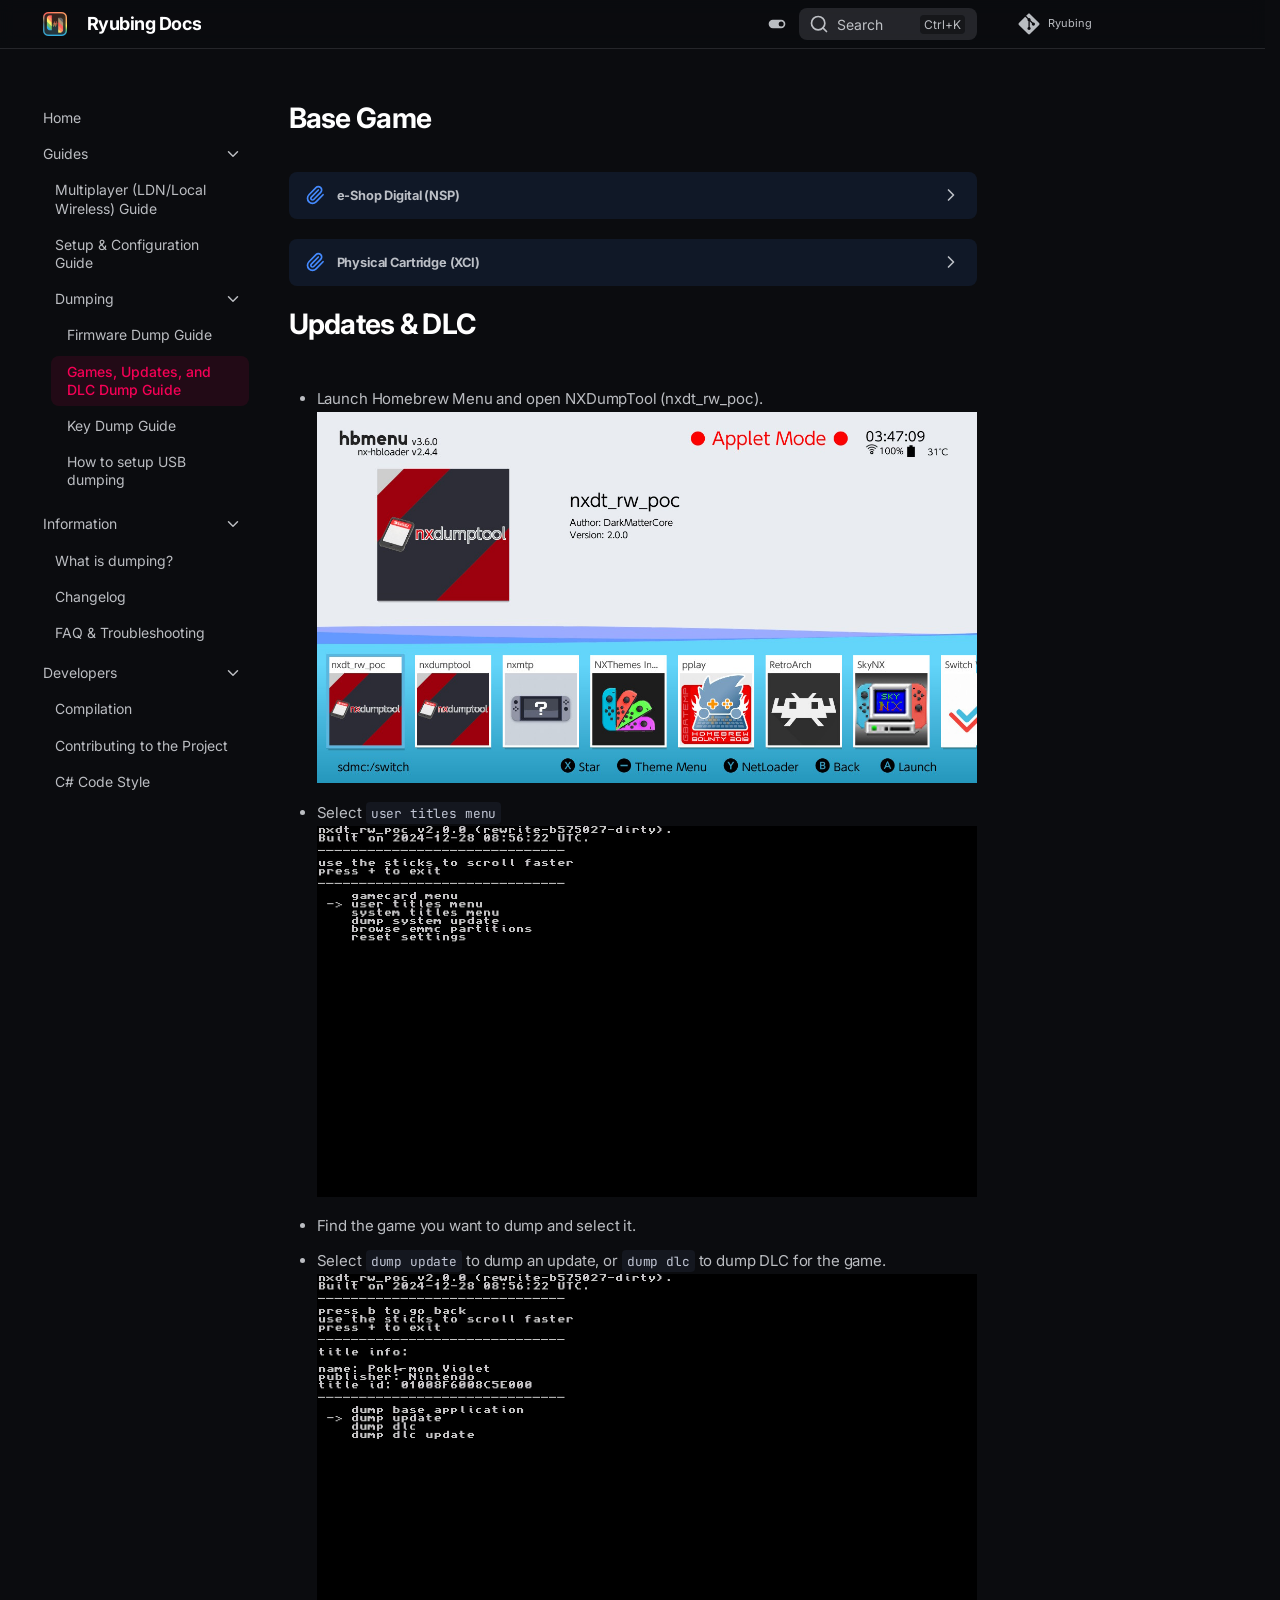
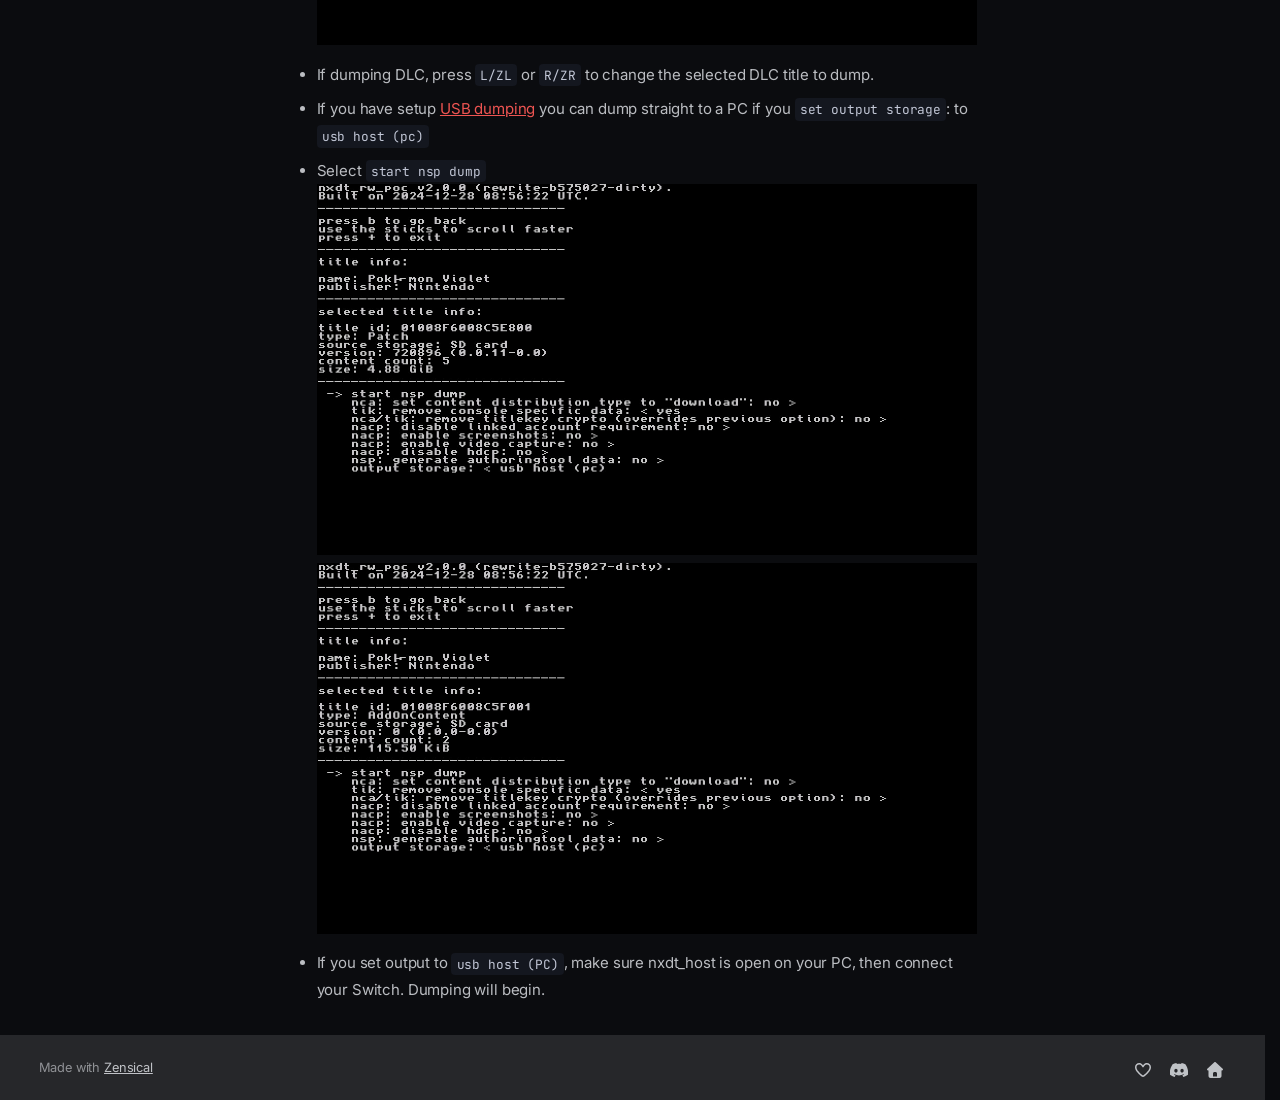
<file: guides/dumping/game-content/index.html>
<!doctype html>
<html lang="en" class="no-js">
  <head>
    
      <meta charset="utf-8">
      <meta name="viewport" content="width=device-width,initial-scale=1">
      
      
      
        <link rel="canonical" href="https://docs.ryujinx.app/guides/dumping/game-content/">
      
      
      
        <link rel="prev" href="../fw/">
      
      
        <link rel="next" href="../keys/">
      
      
        
      
      
      <link rel="icon" href="../../../favicon.png">
      <meta name="generator" content="zensical-0.0.73">
    
    
      
        <title>Games, Updates, and DLC Dump Guide - Ryubing Docs</title>
      
    
    
      
        
      
      <link rel="stylesheet" href="../../../assets/stylesheets/modern/main.4ab2de0c.min.css">
      
        
          
        
        <link rel="stylesheet" href="../../../assets/stylesheets/modern/palette.b60ce83d.min.css">
      
      


    
    
      
    
    
      
        
        
        <link rel="preconnect" href="https://fonts.gstatic.com" crossorigin>
        <link rel="stylesheet" href="https://fonts.googleapis.com/css?family=Inter:300,300i,400,400i,500,500i,700,700i%7CJetBrains+Mono:400,400i,700,700i&amp;display=fallback">
        <style>:root{--md-text-font:"Inter";--md-code-font:"JetBrains Mono"}</style>
      
    
    
      <link rel="stylesheet" href="../../../css/image-hide-based-on-theme.css">
    
      <link rel="stylesheet" href="../../../css/gradients.css">
    
    <script>__md_scope=new URL("../../..",location),__md_scope.pathname.endsWith("/")||(__md_scope=new URL(__md_scope.pathname+"/",location)),__md_hash=e=>[...e].reduce(((e,t)=>(e<<5)-e+t.charCodeAt(0)),0),__md_get=(e,t=localStorage,_=__md_scope)=>JSON.parse(t.getItem(_.pathname+"."+e)),__md_set=(e,t,_=localStorage,a=__md_scope)=>{try{_.setItem(a.pathname+"."+e,JSON.stringify(t))}catch(e){}},document.documentElement.setAttribute("data-platform",navigator.platform)</script>
    
      

    
    
  </head>
  
  
    
    
      
    
    
    
    
    <body dir="ltr" data-md-color-scheme="slate" data-md-color-primary="red" data-md-color-accent="pink">
  
    
    <input class="md-toggle" data-md-toggle="drawer" type="checkbox" id="__drawer" autocomplete="off">
    <input class="md-toggle" data-md-toggle="search" type="checkbox" id="__search" autocomplete="off">
    <label class="md-overlay" for="__drawer" aria-hidden="true"></label>
    <div data-md-component="skip">
      <a href="#__skip" class="md-skip">
        Skip to content
      </a>
    </div>
    <div data-md-component="announce">
      
    </div>
    
    
      

  

<header class="md-header md-header--shadow" data-md-component="header">
  <nav class="md-header__inner md-grid" aria-label="Header">
    <a href="../../.." title="Ryubing Docs" class="md-header__button md-logo" aria-label="Ryubing Docs" data-md-component="logo">
      
  <img src="../../../favicon.png" alt="Ryubing Docs">

    </a>
    <label class="md-header__button md-icon" for="__drawer">
      
      <svg xmlns="http://www.w3.org/2000/svg" fill="none" stroke="currentColor" stroke-linecap="round" stroke-linejoin="round" stroke-width="2" class="lucide lucide-menu" viewBox="0 0 24 24"><path d="M4 5h16M4 12h16M4 19h16"/></svg>
      <span class="md-visually-hidden">Navigation</span>
    </label>
    <div class="md-header__title" data-md-component="header-title">
      <div class="md-header__ellipsis">
        <div class="md-header__topic">
          <span class="md-ellipsis">
            Ryubing Docs
          </span>
        </div>
        <div class="md-header__topic" data-md-component="header-topic">
          <span class="md-ellipsis">
            
              Games, Updates, and DLC Dump Guide
            
          </span>
        </div>
      </div>
    </div>
    
      
        <form class="md-header__option" data-md-component="palette">
  
    
    
    
    <input class="md-option" data-md-color-media="none" data-md-color-scheme="slate" data-md-color-primary="red" data-md-color-accent="pink"  aria-label="Switch to light mode"  type="radio" name="__palette" id="__palette_0">
    
      <label class="md-header__button md-icon" title="Switch to light mode" for="__palette_1" hidden>
        <svg xmlns="http://www.w3.org/2000/svg" viewBox="0 0 24 24"><path d="M17 7H7a5 5 0 0 0-5 5 5 5 0 0 0 5 5h10a5 5 0 0 0 5-5 5 5 0 0 0-5-5m0 8a3 3 0 0 1-3-3 3 3 0 0 1 3-3 3 3 0 0 1 3 3 3 3 0 0 1-3 3"/></svg>
      </label>
    
  
    
    
    
    <input class="md-option" data-md-color-media="none" data-md-color-scheme="default" data-md-color-primary="deep-purple" data-md-color-accent="indigo"  aria-label="Switch to dark mode"  type="radio" name="__palette" id="__palette_1">
    
      <label class="md-header__button md-icon" title="Switch to dark mode" for="__palette_0" hidden>
        <svg xmlns="http://www.w3.org/2000/svg" viewBox="0 0 24 24"><path d="M17 6H7c-3.31 0-6 2.69-6 6s2.69 6 6 6h10c3.31 0 6-2.69 6-6s-2.69-6-6-6m0 10H7c-2.21 0-4-1.79-4-4s1.79-4 4-4h10c2.21 0 4 1.79 4 4s-1.79 4-4 4M7 9c-1.66 0-3 1.34-3 3s1.34 3 3 3 3-1.34 3-3-1.34-3-3-3"/></svg>
      </label>
    
  
</form>
      
    
    
      <script>var palette=__md_get("__palette");if(palette&&palette.color){if("(prefers-color-scheme)"===palette.color.media){var media=matchMedia("(prefers-color-scheme: light)"),input=document.querySelector(media.matches?"[data-md-color-media='(prefers-color-scheme: light)']":"[data-md-color-media='(prefers-color-scheme: dark)']");palette.color.media=input.getAttribute("data-md-color-media"),palette.color.scheme=input.getAttribute("data-md-color-scheme"),palette.color.primary=input.getAttribute("data-md-color-primary"),palette.color.accent=input.getAttribute("data-md-color-accent")}for(var[key,value]of Object.entries(palette.color))document.body.setAttribute("data-md-color-"+key,value)}</script>
    
    
    
      
      
        <label class="md-header__button md-icon" for="__search">
          
          <svg xmlns="http://www.w3.org/2000/svg" fill="none" stroke="currentColor" stroke-linecap="round" stroke-linejoin="round" stroke-width="2" class="lucide lucide-search" viewBox="0 0 24 24"><path d="m21 21-4.34-4.34"/><circle cx="11" cy="11" r="8"/></svg>
          <span class="md-visually-hidden">Search</span>
        </label>
        <div class="md-search" data-md-component="search" role="dialog" aria-label="Search">
  <button type="button" class="md-search__button">
    Search
  </button>
</div>
      
    
    <div class="md-header__source">
      
        <a href="https://git.ryujinx.app/projects/Ryubing" title="Go to repository" class="md-source" data-md-component="source">
  <div class="md-source__icon md-icon">
    
    <svg xmlns="http://www.w3.org/2000/svg" viewBox="0 0 448 512"><!--! Font Awesome Free 7.3.1 by @fontawesome - https://fontawesome.com License - https://fontawesome.com/license/free (Icons: CC BY 4.0, Fonts: SIL OFL 1.1, Code: MIT License) Copyright 2026 Fonticons, Inc.--><path fill="currentColor" d="M439.6 236.1 244 40.5c-5.4-5.5-12.8-8.5-20.4-8.5s-15 3-20.4 8.4L162.5 81l51.5 51.5c27.1-9.1 52.7 16.8 43.4 43.7l49.7 49.7c34.2-11.8 61.2 31 35.5 56.7-26.5 26.5-70.2-2.9-56-37.3L240.3 199v121.9c25.3 12.5 22.3 41.8 9.1 55-6.4 6.4-15.2 10.1-24.3 10.1s-17.8-3.6-24.3-10.1c-17.6-17.6-11.1-46.9 11.2-56v-123c-20.8-8.5-24.6-30.7-18.6-45L142.6 101 8.5 235.1C3 240.6 0 247.9 0 255.5s3 15 8.5 20.4l195.6 195.7c5.4 5.4 12.7 8.4 20.4 8.4s15-3 20.4-8.4l194.7-194.7c5.4-5.4 8.4-12.8 8.4-20.4s-3-15-8.4-20.4"/></svg>
  </div>
  <div class="md-source__repository">
    Ryubing
  </div>
</a>
      
    </div>
  </nav>
  
</header>
    
    <div class="md-container" data-md-component="container">
      
      
        
          
        
      
      <main class="md-main" data-md-component="main">
        <div class="md-main__inner md-grid">
          
            
              
              <div class="md-sidebar md-sidebar--primary" data-md-component="sidebar" data-md-type="navigation" >
                <div class="md-sidebar__scrollwrap">
                  <div class="md-sidebar__inner">
                    



<nav class="md-nav md-nav--primary" aria-label="Navigation" data-md-level="0">
  <label class="md-nav__title" for="__drawer">
    <a href="../../.." title="Ryubing Docs" class="md-nav__button md-logo" aria-label="Ryubing Docs" data-md-component="logo">
      
  <img src="../../../favicon.png" alt="Ryubing Docs">

    </a>
    Ryubing Docs
  </label>
  
    <div class="md-nav__source">
      <a href="https://git.ryujinx.app/projects/Ryubing" title="Go to repository" class="md-source" data-md-component="source">
  <div class="md-source__icon md-icon">
    
    <svg xmlns="http://www.w3.org/2000/svg" viewBox="0 0 448 512"><!--! Font Awesome Free 7.3.1 by @fontawesome - https://fontawesome.com License - https://fontawesome.com/license/free (Icons: CC BY 4.0, Fonts: SIL OFL 1.1, Code: MIT License) Copyright 2026 Fonticons, Inc.--><path fill="currentColor" d="M439.6 236.1 244 40.5c-5.4-5.5-12.8-8.5-20.4-8.5s-15 3-20.4 8.4L162.5 81l51.5 51.5c27.1-9.1 52.7 16.8 43.4 43.7l49.7 49.7c34.2-11.8 61.2 31 35.5 56.7-26.5 26.5-70.2-2.9-56-37.3L240.3 199v121.9c25.3 12.5 22.3 41.8 9.1 55-6.4 6.4-15.2 10.1-24.3 10.1s-17.8-3.6-24.3-10.1c-17.6-17.6-11.1-46.9 11.2-56v-123c-20.8-8.5-24.6-30.7-18.6-45L142.6 101 8.5 235.1C3 240.6 0 247.9 0 255.5s3 15 8.5 20.4l195.6 195.7c5.4 5.4 12.7 8.4 20.4 8.4s15-3 20.4-8.4l194.7-194.7c5.4-5.4 8.4-12.8 8.4-20.4s-3-15-8.4-20.4"/></svg>
  </div>
  <div class="md-source__repository">
    Ryubing
  </div>
</a>
    </div>
  
  <ul class="md-nav__list" data-md-scrollfix>
    
      
      
  
  
  
  
    <li class="md-nav__item">
      <a href="../../.." class="md-nav__link">
        
  
  
  <span class="md-ellipsis">
    
  
  Home

    
  </span>
  
  

      </a>
    </li>
  

    
      
      
  
  
    
  
  
  
    
    
    
    
    
    <li class="md-nav__item md-nav__item--active md-nav__item--nested">
      
        
        
        <input class="md-nav__toggle md-toggle " type="checkbox" id="__nav_2" checked>
        
          
          <label class="md-nav__link" for="__nav_2" id="__nav_2_label" tabindex="0">
            
  
  
  <span class="md-ellipsis">
    
  
  Guides

    
  </span>
  
  

            <span class="md-nav__icon md-icon"></span>
          </label>
        
        
          <nav class="md-nav" data-md-level="1" aria-labelledby="__nav_2_label" aria-expanded="true">
            <label class="md-nav__title" for="__nav_2">
              <span class="md-nav__icon md-icon"></span>
              
  
  Guides

            </label>
            <ul class="md-nav__list" data-md-scrollfix>
              
                
                  
  
  
  
  
    <li class="md-nav__item">
      <a href="../../ldn-guide/" class="md-nav__link">
        
  
  
  <span class="md-ellipsis">
    
  
  Multiplayer (LDN/Local Wireless) Guide

    
  </span>
  
  

      </a>
    </li>
  

                
              
                
                  
  
  
  
  
    <li class="md-nav__item">
      <a href="../../setup-guide/" class="md-nav__link">
        
  
  
  <span class="md-ellipsis">
    
  
  Setup & Configuration Guide

    
  </span>
  
  

      </a>
    </li>
  

                
              
                
                  
  
  
    
  
  
  
    
    
    
    
    
    <li class="md-nav__item md-nav__item--active md-nav__item--nested">
      
        
        
        <input class="md-nav__toggle md-toggle " type="checkbox" id="__nav_2_3" checked>
        
          
          <label class="md-nav__link" for="__nav_2_3" id="__nav_2_3_label" tabindex="0">
            
  
  
  <span class="md-ellipsis">
    
  
  Dumping

    
  </span>
  
  

            <span class="md-nav__icon md-icon"></span>
          </label>
        
        
          <nav class="md-nav" data-md-level="2" aria-labelledby="__nav_2_3_label" aria-expanded="true">
            <label class="md-nav__title" for="__nav_2_3">
              <span class="md-nav__icon md-icon"></span>
              
  
  Dumping

            </label>
            <ul class="md-nav__list" data-md-scrollfix>
              
                
                  
  
  
  
  
    <li class="md-nav__item">
      <a href="../fw/" class="md-nav__link">
        
  
  
  <span class="md-ellipsis">
    
  
  Firmware Dump Guide

    
  </span>
  
  

      </a>
    </li>
  

                
              
                
                  
  
  
    
  
  
  
    <li class="md-nav__item md-nav__item--active">
      
      
      
      
        
      
      
      <a href="././" class="md-nav__link md-nav__link--active">
        
  
  
  <span class="md-ellipsis">
    
  
  Games, Updates, and DLC Dump Guide

    
  </span>
  
  

      </a>
      
    </li>
  

                
              
                
                  
  
  
  
  
    <li class="md-nav__item">
      <a href="../keys/" class="md-nav__link">
        
  
  
  <span class="md-ellipsis">
    
  
  Key Dump Guide

    
  </span>
  
  

      </a>
    </li>
  

                
              
                
                  
  
  
  
  
    <li class="md-nav__item">
      <a href="../usb-dumping/" class="md-nav__link">
        
  
  
  <span class="md-ellipsis">
    
  
  How to setup USB dumping

    
  </span>
  
  

      </a>
    </li>
  

                
              
            </ul>
          </nav>
        
      
    </li>
  

                
              
            </ul>
          </nav>
        
      
    </li>
  

    
      
      
  
  
  
  
    
    
    
    
    
    <li class="md-nav__item md-nav__item--nested">
      
        
        
          
        
        <input class="md-nav__toggle md-toggle md-toggle--indeterminate" type="checkbox" id="__nav_3" >
        
          
          <label class="md-nav__link" for="__nav_3" id="__nav_3_label" tabindex="0">
            
  
  
  <span class="md-ellipsis">
    
  
  Information

    
  </span>
  
  

            <span class="md-nav__icon md-icon"></span>
          </label>
        
        
          <nav class="md-nav" data-md-level="1" aria-labelledby="__nav_3_label" aria-expanded="false">
            <label class="md-nav__title" for="__nav_3">
              <span class="md-nav__icon md-icon"></span>
              
  
  Information

            </label>
            <ul class="md-nav__list" data-md-scrollfix>
              
                
                  
  
  
  
  
    <li class="md-nav__item">
      <a href="../../../info/dumping/" class="md-nav__link">
        
  
  
  <span class="md-ellipsis">
    
  
  What is dumping?

    
  </span>
  
  

      </a>
    </li>
  

                
              
                
                  
  
  
  
  
    <li class="md-nav__item">
      <a href="../../../info/changelog/" class="md-nav__link">
        
  
  
  <span class="md-ellipsis">
    
  
  Changelog

    
  </span>
  
  

      </a>
    </li>
  

                
              
                
                  
  
  
  
  
    <li class="md-nav__item">
      <a href="../../../info/faq-%26-troubleshooting/" class="md-nav__link">
        
  
  
  <span class="md-ellipsis">
    
  
  FAQ & Troubleshooting

    
  </span>
  
  

      </a>
    </li>
  

                
              
            </ul>
          </nav>
        
      
    </li>
  

    
      
      
  
  
  
  
    
    
    
    
    
    <li class="md-nav__item md-nav__item--nested">
      
        
        
          
        
        <input class="md-nav__toggle md-toggle md-toggle--indeterminate" type="checkbox" id="__nav_4" >
        
          
          <label class="md-nav__link" for="__nav_4" id="__nav_4_label" tabindex="0">
            
  
  
  <span class="md-ellipsis">
    
  
  Developers

    
  </span>
  
  

            <span class="md-nav__icon md-icon"></span>
          </label>
        
        
          <nav class="md-nav" data-md-level="1" aria-labelledby="__nav_4_label" aria-expanded="false">
            <label class="md-nav__title" for="__nav_4">
              <span class="md-nav__icon md-icon"></span>
              
  
  Developers

            </label>
            <ul class="md-nav__list" data-md-scrollfix>
              
                
                  
  
  
  
  
    <li class="md-nav__item">
      <a href="../../../dev/compilation/" class="md-nav__link">
        
  
  
  <span class="md-ellipsis">
    
  
  Compilation

    
  </span>
  
  

      </a>
    </li>
  

                
              
                
                  
  
  
  
  
    <li class="md-nav__item">
      <a href="../../../dev/contributing/" class="md-nav__link">
        
  
  
  <span class="md-ellipsis">
    
  
  Contributing to the Project

    
  </span>
  
  

      </a>
    </li>
  

                
              
                
                  
  
  
  
  
    <li class="md-nav__item">
      <a href="../../../dev/code-style/" class="md-nav__link">
        
  
  
  <span class="md-ellipsis">
    
  
  C# Code Style

    
  </span>
  
  

      </a>
    </li>
  

                
              
            </ul>
          </nav>
        
      
    </li>
  

    
  </ul>
</nav>
                  </div>
                </div>
              </div>
            
            
              
              <div class="md-sidebar md-sidebar--secondary" data-md-component="sidebar" data-md-type="toc" >
                <div class="md-sidebar__scrollwrap">
                  
                    
                    
                    
                      
                    
                    
                  
                  <div class="md-sidebar__inner">
                    


<nav class="md-nav md-nav--secondary" aria-label="On this page">
  
  
  
    
  
  
</nav>
                  </div>
                </div>
              </div>
            
          
          
            <div class="md-content" data-md-component="content">
              
              <article class="md-content__inner md-typeset">
                <a id="__skip" tabindex="-1"></a>
                
                  

  
  


<h1 id="base-game">Base Game</h1>
<details>
<summary>e-Shop Digital (NSP)</summary>
<ul>
<li>
<p>Launch Homebrew Menu and open NXDumpTool (nxdt_rw_poc).
  <img alt="hbmenu_opennxdt.jpg" src="../hbmenu_opennxdt.jpg" /></p>
</li>
<li>
<p>Select <code>user titles menu</code>
  <img alt="nxdt_usertitlesmenu.jpg" src="../nxdt_usertitlesmenu.jpg" /></p>
</li>
<li>
<p>Find the game you want to dump and select it.</p>
</li>
<li>
<p>Select <code>nsp dump options</code> --&gt; <code>dump base application</code>
  <img alt="nxdt_nspdumpoptions.jpg" src="../nxdt_nspdumpoptions.jpg" />
  <img alt="nxdt_dumpbaseapp.jpg" src="../nxdt_dumpbaseapp.jpg" /></p>
</li>
<li>
<p>If you have setup <a href="../usb-dumping/">USB dumping</a> you can dump straight to a PC if you <code>set output storage</code>: to <code>usb host (pc)</code></p>
</li>
<li>
<p>Select <code>start nsp dump</code>
  <img alt="nxdt_startnspdump.jpg" src="../nxdt_startnspdump.jpg" /></p>
</li>
<li>
<p>If you set output to <code>usb host (PC)</code>, make sure nxdt_host is open on your PC, then connect your Switch. Dumping will begin.</p>
</li>
</ul>
</details>
<details>
<summary>Physical Cartridge (XCI)</summary>
<ul>
<li>
<p>Launch Homebrew Menu and open NXDumpTool (nxdt_rw_poc).
  <img alt="hbmenu_opennxdt.jpg" src="../hbmenu_opennxdt.jpg" /></p>
</li>
<li>
<p>Select <code>gamecard menu</code>
  <img alt="nxdt_gamecardmenu.jpg" src="../nxdt_gamecardmenu.jpg" /></p>
</li>
<li>
<p>Select <code>dump gamecard image (xci)</code>
  <img alt="nxdt_dumpgamecardimage.jpg" src="../nxdt_dumpgamecardimage.jpg" /></p>
</li>
<li>
<p>If you have setup <a href="../usb-dumping/">USB dumping</a> you can dump straight to a PC 
  if you <code>set output storage</code>: to <code>usb host (pc)</code></p>
</li>
<li>
<p>Select <code>start xci dump</code>
  <img alt="nxdt_startxcidump.jpg" src="../nxdt_startxcidump.jpg" /></p>
</li>
<li>
<p>If you set output to <code>usb host (PC)</code>, make sure nxdt_host is open on your PC, then connect your Switch. 
  Dumping will begin.</p>
</li>
</ul>
</details>
<h1 id="updates-dlc">Updates &amp; DLC</h1>
<ul>
<li>
<p>Launch Homebrew Menu and open NXDumpTool (nxdt_rw_poc).
  <img alt="hbmenu_opennxdt.jpg" src="../hbmenu_opennxdt.jpg" /></p>
</li>
<li>
<p>Select <code>user titles menu</code>
  <img alt="nxdt_usertitlesmenu.jpg" src="../nxdt_usertitlesmenu.jpg" /></p>
</li>
<li>
<p>Find the game you want to dump and select it.</p>
</li>
<li>
<p>Select <code>dump update</code> to dump an update, or <code>dump dlc</code> to dump DLC for the game.
  <img alt="nxdt_dumpupdate.jpg" src="../nxdt_dumpupdate.jpg" /></p>
</li>
<li>
<p>If dumping DLC, press <code>L/ZL</code> or <code>R/ZR</code> to change the selected DLC title to dump.</p>
</li>
<li>If you have setup <a href="../usb-dumping/">USB dumping</a> you can dump straight to a PC if you <code>set output storage</code>: to <code>usb host (pc)</code></li>
<li>
<p>Select <code>start nsp dump</code>
  <img alt="nxdt_startnspdump-update.jpg" src="../nxdt_startnspdump-update.jpg" />
  <img alt="nxdt_startnspdump-dlc.jpg" src="../nxdt_startnspdump-dlc.jpg" /></p>
</li>
<li>
<p>If you set output to <code>usb host (PC)</code>, make sure nxdt_host is open on your PC, then connect your Switch. Dumping will begin.</p>
</li>
</ul>














                
              </article>
            </div>
          
          
<script>var target=document.getElementById(location.hash.slice(1));target&&target.name&&(target.checked=target.name.startsWith("__tabbed_"))</script>
        </div>
        
      </main>
      
        <footer class="md-footer">
  
  <div class="md-footer-meta md-typeset">
    <div class="md-footer-meta__inner md-grid">
      <div class="md-copyright">
  
  
    Made with
    <a href="https://zensical.org/" target="_blank" rel="noopener">
      Zensical
    </a>
  
</div>
      
        
<div class="md-social">
  
    
    
    
    
    <a href="https://github.com/sponsors/GreemDev" target="_blank" rel="noopener" title="Support the Project" class="md-social__link">
      <svg xmlns="http://www.w3.org/2000/svg" viewBox="0 0 512 512"><!--! Font Awesome Free 7.3.1 by @fontawesome - https://fontawesome.com License - https://fontawesome.com/license/free (Icons: CC BY 4.0, Fonts: SIL OFL 1.1, Code: MIT License) Copyright 2026 Fonticons, Inc.--><path fill="currentColor" d="M378.9 80c-27.3 0-53 13.1-69 35.2l-34.4 47.6c-4.5 6.2-11.7 9.9-19.4 9.9s-14.9-3.7-19.4-9.9l-34.4-47.6c-16-22.1-41.7-35.2-69-35.2-47 0-85.1 38.1-85.1 85.1 0 49.9 32 98.4 68.1 142.3 41.1 50 91.4 94 125.9 120.3 3.2 2.4 7.9 4.2 14 4.2s10.8-1.8 14-4.2c34.5-26.3 84.8-70.4 125.9-120.3 36.2-43.9 68.1-92.4 68.1-142.3 0-47-38.1-85.1-85.1-85.1zM271 87.1C296 52.5 336.2 32 378.9 32 452.4 32 512 91.6 512 165.1c0 68.6-42.9 128.9-79.1 172.8-44.1 53.6-97.3 100.1-133.8 127.9-12.3 9.4-27.5 14.1-43.1 14.1s-30.8-4.7-43.1-14.1C176.4 438 123.2 391.5 79.1 338 42.9 294.1 0 233.7 0 165.1 0 91.6 59.6 32 133.1 32 175.8 32 216 52.5 241 87.1l15 20.7z"/></svg>
    </a>
  
    
    
    
    
    <a href="https://discord.gg/PEuzjrFXUA" target="_blank" rel="noopener" title="Discord Server" class="md-social__link">
      <svg xmlns="http://www.w3.org/2000/svg" viewBox="0 0 576 512"><!--! Font Awesome Free 7.3.1 by @fontawesome - https://fontawesome.com License - https://fontawesome.com/license/free (Icons: CC BY 4.0, Fonts: SIL OFL 1.1, Code: MIT License) Copyright 2026 Fonticons, Inc.--><path fill="currentColor" d="M492.5 69.8c-.2-.3-.4-.6-.8-.7-38.1-17.5-78.4-30-119.7-37.1-.4-.1-.8 0-1.1.1s-.6.4-.8.8c-5.5 9.9-10.5 20.2-14.9 30.6-44.6-6.8-89.9-6.8-134.4 0-4.5-10.5-9.5-20.7-15.1-30.6-.2-.3-.5-.6-.8-.8s-.7-.2-1.1-.2C162.5 39 122.2 51.5 84.1 69c-.3.1-.6.4-.8.7C7.1 183.5-13.8 294.6-3.6 404.2c0 .3.1.5.2.8s.3.4.5.6c44.4 32.9 94 58 146.8 74.2.4.1.8.1 1.1 0s.7-.4.9-.7c11.3-15.4 21.4-31.8 30-48.8.1-.2.2-.5.2-.8s0-.5-.1-.8-.2-.5-.4-.6-.4-.3-.7-.4c-15.8-6.1-31.2-13.4-45.9-21.9-.3-.2-.5-.4-.7-.6s-.3-.6-.3-.9 0-.6.2-.9.3-.5.6-.7c3.1-2.3 6.2-4.7 9.1-7.1.3-.2.6-.4.9-.4s.7 0 1 .1c96.2 43.9 200.4 43.9 295.5 0 .3-.1.7-.2 1-.2s.7.2.9.4c2.9 2.4 6 4.9 9.1 7.2.2.2.4.4.6.7s.2.6.2.9-.1.6-.3.9-.4.5-.6.6c-14.7 8.6-30 15.9-45.9 21.8-.2.1-.5.2-.7.4s-.3.4-.4.7-.1.5-.1.8.1.5.2.8c8.8 17 18.8 33.3 30 48.8.2.3.6.6.9.7s.8.1 1.1 0c52.9-16.2 102.6-41.3 147.1-74.2.2-.2.4-.4.5-.6s.2-.5.2-.8c12.3-126.8-20.5-236.9-86.9-334.5zm-302 267.7c-29 0-52.8-26.6-52.8-59.2s23.4-59.2 52.8-59.2c29.7 0 53.3 26.8 52.8 59.2 0 32.7-23.4 59.2-52.8 59.2m195.4 0c-29 0-52.8-26.6-52.8-59.2s23.4-59.2 52.8-59.2c29.7 0 53.3 26.8 52.8 59.2 0 32.7-23.2 59.2-52.8 59.2"/></svg>
    </a>
  
    
    
    
    
    <a href="https://ryujinx.app" target="_blank" rel="noopener" title="Main Website" class="md-social__link">
      <svg xmlns="http://www.w3.org/2000/svg" viewBox="0 0 512 512"><!--! Font Awesome Free 7.3.1 by @fontawesome - https://fontawesome.com License - https://fontawesome.com/license/free (Icons: CC BY 4.0, Fonts: SIL OFL 1.1, Code: MIT License) Copyright 2026 Fonticons, Inc.--><path fill="currentColor" d="M277.8 8.6c-12.3-11.4-31.3-11.4-43.5 0l-224 208c-9.6 9-12.8 22.9-8 35.1S18.8 272 32 272h16v176c0 35.3 28.7 64 64 64h288c35.3 0 64-28.7 64-64V272h16c13.2 0 25-8.1 29.8-20.3s1.6-26.2-8-35.1zM240 320h32c26.5 0 48 21.5 48 48v96H192v-96c0-26.5 21.5-48 48-48"/></svg>
    </a>
  
</div>
      
    </div>
  </div>
</footer>
      
    </div>
    <div class="md-dialog" data-md-component="dialog" role="status" aria-atomic="true">
      <div class="md-dialog__inner md-typeset"></div>
    </div>
    
    
    
      
      
      
      
        
        
      <script id="__config" type="application/json">{"annotate":null,"base":"../../..","features":["header.autohide","navigation.expand","navigation.instant"],"redirect":null,"search":"../../../assets/javascripts/workers/search.c47bb847.min.js","tags":null,"translations":{"clipboard.copied":"Copied to clipboard","clipboard.copy":"Copy to clipboard","clipboard.error":"Could not copy to clipboard","search.result.more.one":"1 more on this page","search.result.more.other":"# more on this page","search.result.none":"No matching documents","search.result.one":"1 matching document","search.result.other":"# matching documents","search.result.placeholder":"Type to start searching","search.result.term.missing":"Missing","select.version":"Select version"},"version":null}</script>
    
    
      <script src="../../../assets/javascripts/bundle.77dd0ce9.min.js"></script>
      
    
  </body>
</html>
</file>
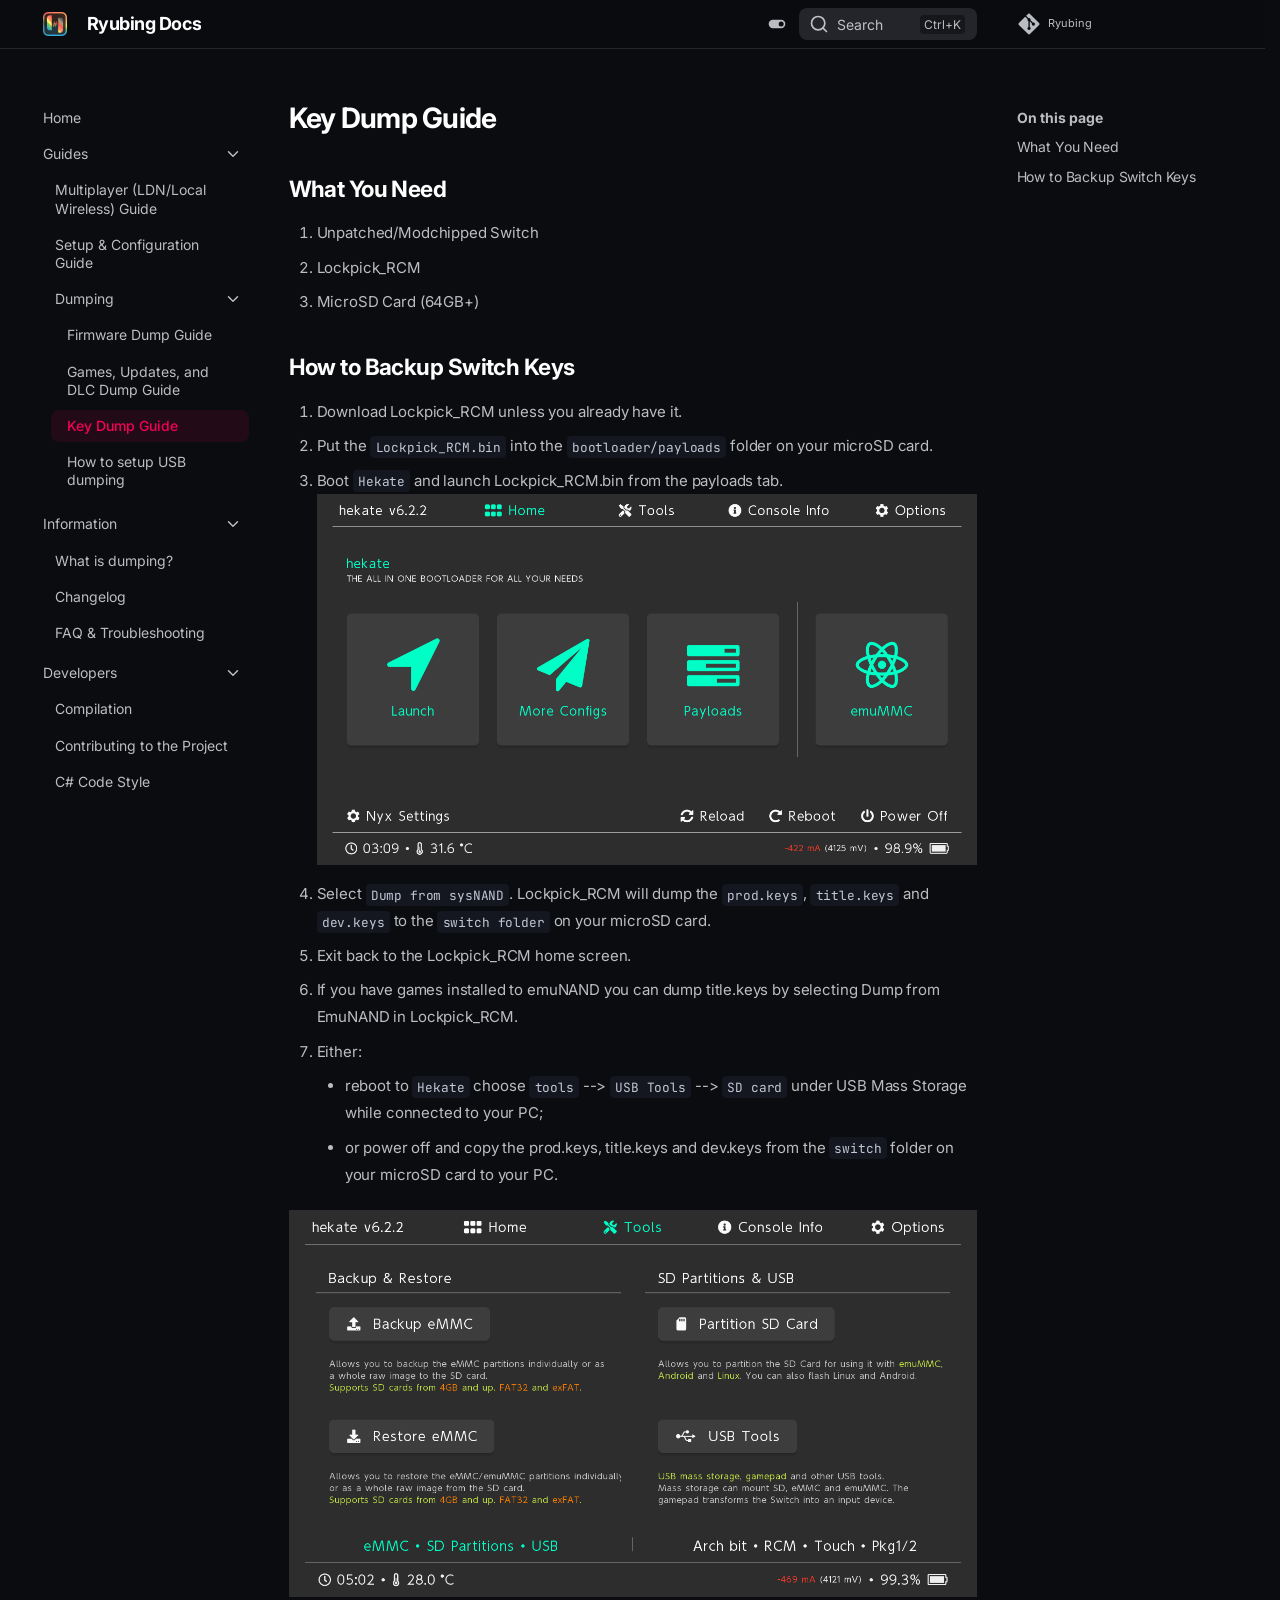
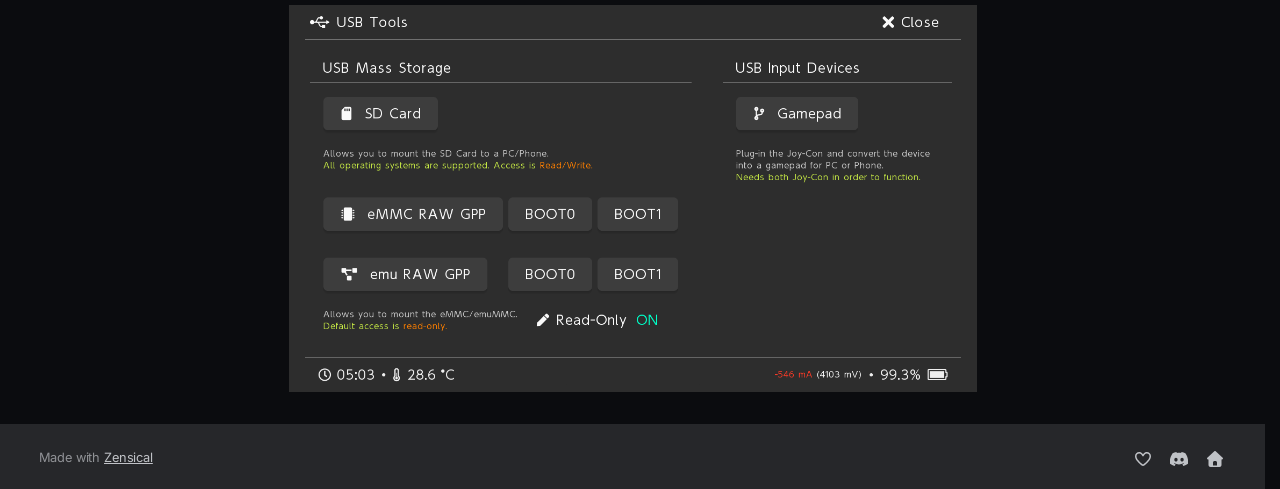
<file: guides/dumping/keys/index.html>
<!doctype html>
<html lang="en" class="no-js">
  <head>
    
      <meta charset="utf-8">
      <meta name="viewport" content="width=device-width,initial-scale=1">
      
      
      
        <link rel="canonical" href="https://docs.ryujinx.app/guides/dumping/keys/">
      
      
      
        <link rel="prev" href="../game-content/">
      
      
        <link rel="next" href="../usb-dumping/">
      
      
        
      
      
      <link rel="icon" href="../../../favicon.png">
      <meta name="generator" content="zensical-0.0.73">
    
    
      
        <title>Key Dump Guide - Ryubing Docs</title>
      
    
    
      
        
      
      <link rel="stylesheet" href="../../../assets/stylesheets/modern/main.4ab2de0c.min.css">
      
        
          
        
        <link rel="stylesheet" href="../../../assets/stylesheets/modern/palette.b60ce83d.min.css">
      
      


    
    
      
    
    
      
        
        
        <link rel="preconnect" href="https://fonts.gstatic.com" crossorigin>
        <link rel="stylesheet" href="https://fonts.googleapis.com/css?family=Inter:300,300i,400,400i,500,500i,700,700i%7CJetBrains+Mono:400,400i,700,700i&amp;display=fallback">
        <style>:root{--md-text-font:"Inter";--md-code-font:"JetBrains Mono"}</style>
      
    
    
      <link rel="stylesheet" href="../../../css/image-hide-based-on-theme.css">
    
      <link rel="stylesheet" href="../../../css/gradients.css">
    
    <script>__md_scope=new URL("../../..",location),__md_scope.pathname.endsWith("/")||(__md_scope=new URL(__md_scope.pathname+"/",location)),__md_hash=e=>[...e].reduce(((e,t)=>(e<<5)-e+t.charCodeAt(0)),0),__md_get=(e,t=localStorage,_=__md_scope)=>JSON.parse(t.getItem(_.pathname+"."+e)),__md_set=(e,t,_=localStorage,a=__md_scope)=>{try{_.setItem(a.pathname+"."+e,JSON.stringify(t))}catch(e){}},document.documentElement.setAttribute("data-platform",navigator.platform)</script>
    
      

    
    
  </head>
  
  
    
    
      
    
    
    
    
    <body dir="ltr" data-md-color-scheme="slate" data-md-color-primary="red" data-md-color-accent="pink">
  
    
    <input class="md-toggle" data-md-toggle="drawer" type="checkbox" id="__drawer" autocomplete="off">
    <input class="md-toggle" data-md-toggle="search" type="checkbox" id="__search" autocomplete="off">
    <label class="md-overlay" for="__drawer" aria-hidden="true"></label>
    <div data-md-component="skip">
      <a href="#__skip" class="md-skip">
        Skip to content
      </a>
    </div>
    <div data-md-component="announce">
      
    </div>
    
    
      

  

<header class="md-header md-header--shadow" data-md-component="header">
  <nav class="md-header__inner md-grid" aria-label="Header">
    <a href="../../.." title="Ryubing Docs" class="md-header__button md-logo" aria-label="Ryubing Docs" data-md-component="logo">
      
  <img src="../../../favicon.png" alt="Ryubing Docs">

    </a>
    <label class="md-header__button md-icon" for="__drawer">
      
      <svg xmlns="http://www.w3.org/2000/svg" fill="none" stroke="currentColor" stroke-linecap="round" stroke-linejoin="round" stroke-width="2" class="lucide lucide-menu" viewBox="0 0 24 24"><path d="M4 5h16M4 12h16M4 19h16"/></svg>
      <span class="md-visually-hidden">Navigation</span>
    </label>
    <div class="md-header__title" data-md-component="header-title">
      <div class="md-header__ellipsis">
        <div class="md-header__topic">
          <span class="md-ellipsis">
            Ryubing Docs
          </span>
        </div>
        <div class="md-header__topic" data-md-component="header-topic">
          <span class="md-ellipsis">
            
              Key Dump Guide
            
          </span>
        </div>
      </div>
    </div>
    
      
        <form class="md-header__option" data-md-component="palette">
  
    
    
    
    <input class="md-option" data-md-color-media="none" data-md-color-scheme="slate" data-md-color-primary="red" data-md-color-accent="pink"  aria-label="Switch to light mode"  type="radio" name="__palette" id="__palette_0">
    
      <label class="md-header__button md-icon" title="Switch to light mode" for="__palette_1" hidden>
        <svg xmlns="http://www.w3.org/2000/svg" viewBox="0 0 24 24"><path d="M17 7H7a5 5 0 0 0-5 5 5 5 0 0 0 5 5h10a5 5 0 0 0 5-5 5 5 0 0 0-5-5m0 8a3 3 0 0 1-3-3 3 3 0 0 1 3-3 3 3 0 0 1 3 3 3 3 0 0 1-3 3"/></svg>
      </label>
    
  
    
    
    
    <input class="md-option" data-md-color-media="none" data-md-color-scheme="default" data-md-color-primary="deep-purple" data-md-color-accent="indigo"  aria-label="Switch to dark mode"  type="radio" name="__palette" id="__palette_1">
    
      <label class="md-header__button md-icon" title="Switch to dark mode" for="__palette_0" hidden>
        <svg xmlns="http://www.w3.org/2000/svg" viewBox="0 0 24 24"><path d="M17 6H7c-3.31 0-6 2.69-6 6s2.69 6 6 6h10c3.31 0 6-2.69 6-6s-2.69-6-6-6m0 10H7c-2.21 0-4-1.79-4-4s1.79-4 4-4h10c2.21 0 4 1.79 4 4s-1.79 4-4 4M7 9c-1.66 0-3 1.34-3 3s1.34 3 3 3 3-1.34 3-3-1.34-3-3-3"/></svg>
      </label>
    
  
</form>
      
    
    
      <script>var palette=__md_get("__palette");if(palette&&palette.color){if("(prefers-color-scheme)"===palette.color.media){var media=matchMedia("(prefers-color-scheme: light)"),input=document.querySelector(media.matches?"[data-md-color-media='(prefers-color-scheme: light)']":"[data-md-color-media='(prefers-color-scheme: dark)']");palette.color.media=input.getAttribute("data-md-color-media"),palette.color.scheme=input.getAttribute("data-md-color-scheme"),palette.color.primary=input.getAttribute("data-md-color-primary"),palette.color.accent=input.getAttribute("data-md-color-accent")}for(var[key,value]of Object.entries(palette.color))document.body.setAttribute("data-md-color-"+key,value)}</script>
    
    
    
      
      
        <label class="md-header__button md-icon" for="__search">
          
          <svg xmlns="http://www.w3.org/2000/svg" fill="none" stroke="currentColor" stroke-linecap="round" stroke-linejoin="round" stroke-width="2" class="lucide lucide-search" viewBox="0 0 24 24"><path d="m21 21-4.34-4.34"/><circle cx="11" cy="11" r="8"/></svg>
          <span class="md-visually-hidden">Search</span>
        </label>
        <div class="md-search" data-md-component="search" role="dialog" aria-label="Search">
  <button type="button" class="md-search__button">
    Search
  </button>
</div>
      
    
    <div class="md-header__source">
      
        <a href="https://git.ryujinx.app/projects/Ryubing" title="Go to repository" class="md-source" data-md-component="source">
  <div class="md-source__icon md-icon">
    
    <svg xmlns="http://www.w3.org/2000/svg" viewBox="0 0 448 512"><!--! Font Awesome Free 7.3.1 by @fontawesome - https://fontawesome.com License - https://fontawesome.com/license/free (Icons: CC BY 4.0, Fonts: SIL OFL 1.1, Code: MIT License) Copyright 2026 Fonticons, Inc.--><path fill="currentColor" d="M439.6 236.1 244 40.5c-5.4-5.5-12.8-8.5-20.4-8.5s-15 3-20.4 8.4L162.5 81l51.5 51.5c27.1-9.1 52.7 16.8 43.4 43.7l49.7 49.7c34.2-11.8 61.2 31 35.5 56.7-26.5 26.5-70.2-2.9-56-37.3L240.3 199v121.9c25.3 12.5 22.3 41.8 9.1 55-6.4 6.4-15.2 10.1-24.3 10.1s-17.8-3.6-24.3-10.1c-17.6-17.6-11.1-46.9 11.2-56v-123c-20.8-8.5-24.6-30.7-18.6-45L142.6 101 8.5 235.1C3 240.6 0 247.9 0 255.5s3 15 8.5 20.4l195.6 195.7c5.4 5.4 12.7 8.4 20.4 8.4s15-3 20.4-8.4l194.7-194.7c5.4-5.4 8.4-12.8 8.4-20.4s-3-15-8.4-20.4"/></svg>
  </div>
  <div class="md-source__repository">
    Ryubing
  </div>
</a>
      
    </div>
  </nav>
  
</header>
    
    <div class="md-container" data-md-component="container">
      
      
        
          
        
      
      <main class="md-main" data-md-component="main">
        <div class="md-main__inner md-grid">
          
            
              
              <div class="md-sidebar md-sidebar--primary" data-md-component="sidebar" data-md-type="navigation" >
                <div class="md-sidebar__scrollwrap">
                  <div class="md-sidebar__inner">
                    



<nav class="md-nav md-nav--primary" aria-label="Navigation" data-md-level="0">
  <label class="md-nav__title" for="__drawer">
    <a href="../../.." title="Ryubing Docs" class="md-nav__button md-logo" aria-label="Ryubing Docs" data-md-component="logo">
      
  <img src="../../../favicon.png" alt="Ryubing Docs">

    </a>
    Ryubing Docs
  </label>
  
    <div class="md-nav__source">
      <a href="https://git.ryujinx.app/projects/Ryubing" title="Go to repository" class="md-source" data-md-component="source">
  <div class="md-source__icon md-icon">
    
    <svg xmlns="http://www.w3.org/2000/svg" viewBox="0 0 448 512"><!--! Font Awesome Free 7.3.1 by @fontawesome - https://fontawesome.com License - https://fontawesome.com/license/free (Icons: CC BY 4.0, Fonts: SIL OFL 1.1, Code: MIT License) Copyright 2026 Fonticons, Inc.--><path fill="currentColor" d="M439.6 236.1 244 40.5c-5.4-5.5-12.8-8.5-20.4-8.5s-15 3-20.4 8.4L162.5 81l51.5 51.5c27.1-9.1 52.7 16.8 43.4 43.7l49.7 49.7c34.2-11.8 61.2 31 35.5 56.7-26.5 26.5-70.2-2.9-56-37.3L240.3 199v121.9c25.3 12.5 22.3 41.8 9.1 55-6.4 6.4-15.2 10.1-24.3 10.1s-17.8-3.6-24.3-10.1c-17.6-17.6-11.1-46.9 11.2-56v-123c-20.8-8.5-24.6-30.7-18.6-45L142.6 101 8.5 235.1C3 240.6 0 247.9 0 255.5s3 15 8.5 20.4l195.6 195.7c5.4 5.4 12.7 8.4 20.4 8.4s15-3 20.4-8.4l194.7-194.7c5.4-5.4 8.4-12.8 8.4-20.4s-3-15-8.4-20.4"/></svg>
  </div>
  <div class="md-source__repository">
    Ryubing
  </div>
</a>
    </div>
  
  <ul class="md-nav__list" data-md-scrollfix>
    
      
      
  
  
  
  
    <li class="md-nav__item">
      <a href="../../.." class="md-nav__link">
        
  
  
  <span class="md-ellipsis">
    
  
  Home

    
  </span>
  
  

      </a>
    </li>
  

    
      
      
  
  
    
  
  
  
    
    
    
    
    
    <li class="md-nav__item md-nav__item--active md-nav__item--nested">
      
        
        
        <input class="md-nav__toggle md-toggle " type="checkbox" id="__nav_2" checked>
        
          
          <label class="md-nav__link" for="__nav_2" id="__nav_2_label" tabindex="0">
            
  
  
  <span class="md-ellipsis">
    
  
  Guides

    
  </span>
  
  

            <span class="md-nav__icon md-icon"></span>
          </label>
        
        
          <nav class="md-nav" data-md-level="1" aria-labelledby="__nav_2_label" aria-expanded="true">
            <label class="md-nav__title" for="__nav_2">
              <span class="md-nav__icon md-icon"></span>
              
  
  Guides

            </label>
            <ul class="md-nav__list" data-md-scrollfix>
              
                
                  
  
  
  
  
    <li class="md-nav__item">
      <a href="../../ldn-guide/" class="md-nav__link">
        
  
  
  <span class="md-ellipsis">
    
  
  Multiplayer (LDN/Local Wireless) Guide

    
  </span>
  
  

      </a>
    </li>
  

                
              
                
                  
  
  
  
  
    <li class="md-nav__item">
      <a href="../../setup-guide/" class="md-nav__link">
        
  
  
  <span class="md-ellipsis">
    
  
  Setup & Configuration Guide

    
  </span>
  
  

      </a>
    </li>
  

                
              
                
                  
  
  
    
  
  
  
    
    
    
    
    
    <li class="md-nav__item md-nav__item--active md-nav__item--nested">
      
        
        
        <input class="md-nav__toggle md-toggle " type="checkbox" id="__nav_2_3" checked>
        
          
          <label class="md-nav__link" for="__nav_2_3" id="__nav_2_3_label" tabindex="0">
            
  
  
  <span class="md-ellipsis">
    
  
  Dumping

    
  </span>
  
  

            <span class="md-nav__icon md-icon"></span>
          </label>
        
        
          <nav class="md-nav" data-md-level="2" aria-labelledby="__nav_2_3_label" aria-expanded="true">
            <label class="md-nav__title" for="__nav_2_3">
              <span class="md-nav__icon md-icon"></span>
              
  
  Dumping

            </label>
            <ul class="md-nav__list" data-md-scrollfix>
              
                
                  
  
  
  
  
    <li class="md-nav__item">
      <a href="../fw/" class="md-nav__link">
        
  
  
  <span class="md-ellipsis">
    
  
  Firmware Dump Guide

    
  </span>
  
  

      </a>
    </li>
  

                
              
                
                  
  
  
  
  
    <li class="md-nav__item">
      <a href="../game-content/" class="md-nav__link">
        
  
  
  <span class="md-ellipsis">
    
  
  Games, Updates, and DLC Dump Guide

    
  </span>
  
  

      </a>
    </li>
  

                
              
                
                  
  
  
    
  
  
  
    <li class="md-nav__item md-nav__item--active">
      
      
      
      
      
        <label class="md-nav__link md-nav__link--active" for="__toc">
          
  
  
  <span class="md-ellipsis">
    
  
  Key Dump Guide

    
  </span>
  
  

          <span class="md-nav__icon md-icon"></span>
        </label>
      
      <a href="././" class="md-nav__link md-nav__link--active">
        
  
  
  <span class="md-ellipsis">
    
  
  Key Dump Guide

    
  </span>
  
  

      </a>
      
        


<nav class="md-nav md-nav--secondary" aria-label="On this page">
  
  
  
  
    <label class="md-nav__title" for="__toc">
      <span class="md-nav__icon md-icon"></span>
      On this page
    </label>
    <ul class="md-nav__list" data-md-component="toc" data-md-scrollfix>
      
        <li class="md-nav__item">
  <a href="#what-you-need" class="md-nav__link">
    <span class="md-ellipsis">
      <span class="md-typeset">
        What You Need
      </span>
    </span>
  </a>
  
</li>
      
        <li class="md-nav__item">
  <a href="#how-to-backup-switch-keys" class="md-nav__link">
    <span class="md-ellipsis">
      <span class="md-typeset">
        How to Backup Switch Keys
      </span>
    </span>
  </a>
  
</li>
      
    </ul>
  
</nav>
      
    </li>
  

                
              
                
                  
  
  
  
  
    <li class="md-nav__item">
      <a href="../usb-dumping/" class="md-nav__link">
        
  
  
  <span class="md-ellipsis">
    
  
  How to setup USB dumping

    
  </span>
  
  

      </a>
    </li>
  

                
              
            </ul>
          </nav>
        
      
    </li>
  

                
              
            </ul>
          </nav>
        
      
    </li>
  

    
      
      
  
  
  
  
    
    
    
    
    
    <li class="md-nav__item md-nav__item--nested">
      
        
        
          
        
        <input class="md-nav__toggle md-toggle md-toggle--indeterminate" type="checkbox" id="__nav_3" >
        
          
          <label class="md-nav__link" for="__nav_3" id="__nav_3_label" tabindex="0">
            
  
  
  <span class="md-ellipsis">
    
  
  Information

    
  </span>
  
  

            <span class="md-nav__icon md-icon"></span>
          </label>
        
        
          <nav class="md-nav" data-md-level="1" aria-labelledby="__nav_3_label" aria-expanded="false">
            <label class="md-nav__title" for="__nav_3">
              <span class="md-nav__icon md-icon"></span>
              
  
  Information

            </label>
            <ul class="md-nav__list" data-md-scrollfix>
              
                
                  
  
  
  
  
    <li class="md-nav__item">
      <a href="../../../info/dumping/" class="md-nav__link">
        
  
  
  <span class="md-ellipsis">
    
  
  What is dumping?

    
  </span>
  
  

      </a>
    </li>
  

                
              
                
                  
  
  
  
  
    <li class="md-nav__item">
      <a href="../../../info/changelog/" class="md-nav__link">
        
  
  
  <span class="md-ellipsis">
    
  
  Changelog

    
  </span>
  
  

      </a>
    </li>
  

                
              
                
                  
  
  
  
  
    <li class="md-nav__item">
      <a href="../../../info/faq-%26-troubleshooting/" class="md-nav__link">
        
  
  
  <span class="md-ellipsis">
    
  
  FAQ & Troubleshooting

    
  </span>
  
  

      </a>
    </li>
  

                
              
            </ul>
          </nav>
        
      
    </li>
  

    
      
      
  
  
  
  
    
    
    
    
    
    <li class="md-nav__item md-nav__item--nested">
      
        
        
          
        
        <input class="md-nav__toggle md-toggle md-toggle--indeterminate" type="checkbox" id="__nav_4" >
        
          
          <label class="md-nav__link" for="__nav_4" id="__nav_4_label" tabindex="0">
            
  
  
  <span class="md-ellipsis">
    
  
  Developers

    
  </span>
  
  

            <span class="md-nav__icon md-icon"></span>
          </label>
        
        
          <nav class="md-nav" data-md-level="1" aria-labelledby="__nav_4_label" aria-expanded="false">
            <label class="md-nav__title" for="__nav_4">
              <span class="md-nav__icon md-icon"></span>
              
  
  Developers

            </label>
            <ul class="md-nav__list" data-md-scrollfix>
              
                
                  
  
  
  
  
    <li class="md-nav__item">
      <a href="../../../dev/compilation/" class="md-nav__link">
        
  
  
  <span class="md-ellipsis">
    
  
  Compilation

    
  </span>
  
  

      </a>
    </li>
  

                
              
                
                  
  
  
  
  
    <li class="md-nav__item">
      <a href="../../../dev/contributing/" class="md-nav__link">
        
  
  
  <span class="md-ellipsis">
    
  
  Contributing to the Project

    
  </span>
  
  

      </a>
    </li>
  

                
              
                
                  
  
  
  
  
    <li class="md-nav__item">
      <a href="../../../dev/code-style/" class="md-nav__link">
        
  
  
  <span class="md-ellipsis">
    
  
  C# Code Style

    
  </span>
  
  

      </a>
    </li>
  

                
              
            </ul>
          </nav>
        
      
    </li>
  

    
  </ul>
</nav>
                  </div>
                </div>
              </div>
            
            
              
              <div class="md-sidebar md-sidebar--secondary" data-md-component="sidebar" data-md-type="toc" >
                <div class="md-sidebar__scrollwrap">
                  
                    
                    
                    
                    
                      <input class="md-nav__toggle md-toggle" type="checkbox" id="__toc">
                      <div class="md-sidebar-button__wrapper">
                        <label class="md-sidebar-button" for="__toc"></label>
                      </div>
                    
                  
                  <div class="md-sidebar__inner">
                    


<nav class="md-nav md-nav--secondary" aria-label="On this page">
  
  
  
  
    <label class="md-nav__title" for="__toc">
      <span class="md-nav__icon md-icon"></span>
      On this page
    </label>
    <ul class="md-nav__list" data-md-component="toc" data-md-scrollfix>
      
        <li class="md-nav__item">
  <a href="#what-you-need" class="md-nav__link">
    <span class="md-ellipsis">
      <span class="md-typeset">
        What You Need
      </span>
    </span>
  </a>
  
</li>
      
        <li class="md-nav__item">
  <a href="#how-to-backup-switch-keys" class="md-nav__link">
    <span class="md-ellipsis">
      <span class="md-typeset">
        How to Backup Switch Keys
      </span>
    </span>
  </a>
  
</li>
      
    </ul>
  
</nav>
                  </div>
                </div>
              </div>
            
          
          
            <div class="md-content" data-md-component="content">
              
              <article class="md-content__inner md-typeset">
                <a id="__skip" tabindex="-1"></a>
                
                  

  
  


  <h1>Key Dump Guide</h1>

<h2 id="what-you-need">What You Need</h2>
<ol>
<li>Unpatched/Modchipped Switch</li>
<li>Lockpick_RCM</li>
<li>MicroSD Card (64GB+)</li>
</ol>
<h2 id="how-to-backup-switch-keys">How to Backup Switch Keys</h2>
<ol>
<li>Download Lockpick_RCM unless you already have it.</li>
<li>Put the <code>Lockpick_RCM.bin</code> into the <code>bootloader/payloads</code> folder on your microSD card.</li>
<li>
<p>Boot <code>Hekate</code> and launch Lockpick_RCM.bin from the payloads tab.
  <img alt="hekate" src="../hekate.bmp" /></p>
</li>
<li>
<p>Select <code>Dump from sysNAND</code>. Lockpick_RCM will dump the <code>prod.keys</code>, <code>title.keys</code> and <code>dev.keys</code> to the <code>switch folder</code> on your microSD card.</p>
</li>
<li>Exit back to the Lockpick_RCM home screen.</li>
<li>If you have games installed to emuNAND you can dump title.keys by selecting Dump from EmuNAND in Lockpick_RCM.</li>
<li>Either: <ul>
<li>reboot to <code>Hekate</code> choose <code>tools</code> --&gt; <code>USB Tools</code> --&gt; <code>SD card</code> under USB Mass Storage while connected to your PC;</li>
<li>or power off and copy the prod.keys, title.keys and dev.keys from the <code>switch</code> folder on your microSD card to your PC.</li>
</ul>
</li>
</ol>
<p><img alt="hekate_tools-tab.bmp" src="../hekate_tools-tab.bmp" />
<img alt="hekate_usbtools.bmp" src="../hekate_usbtools.bmp" /></p>














                
              </article>
            </div>
          
          
<script>var target=document.getElementById(location.hash.slice(1));target&&target.name&&(target.checked=target.name.startsWith("__tabbed_"))</script>
        </div>
        
      </main>
      
        <footer class="md-footer">
  
  <div class="md-footer-meta md-typeset">
    <div class="md-footer-meta__inner md-grid">
      <div class="md-copyright">
  
  
    Made with
    <a href="https://zensical.org/" target="_blank" rel="noopener">
      Zensical
    </a>
  
</div>
      
        
<div class="md-social">
  
    
    
    
    
    <a href="https://github.com/sponsors/GreemDev" target="_blank" rel="noopener" title="Support the Project" class="md-social__link">
      <svg xmlns="http://www.w3.org/2000/svg" viewBox="0 0 512 512"><!--! Font Awesome Free 7.3.1 by @fontawesome - https://fontawesome.com License - https://fontawesome.com/license/free (Icons: CC BY 4.0, Fonts: SIL OFL 1.1, Code: MIT License) Copyright 2026 Fonticons, Inc.--><path fill="currentColor" d="M378.9 80c-27.3 0-53 13.1-69 35.2l-34.4 47.6c-4.5 6.2-11.7 9.9-19.4 9.9s-14.9-3.7-19.4-9.9l-34.4-47.6c-16-22.1-41.7-35.2-69-35.2-47 0-85.1 38.1-85.1 85.1 0 49.9 32 98.4 68.1 142.3 41.1 50 91.4 94 125.9 120.3 3.2 2.4 7.9 4.2 14 4.2s10.8-1.8 14-4.2c34.5-26.3 84.8-70.4 125.9-120.3 36.2-43.9 68.1-92.4 68.1-142.3 0-47-38.1-85.1-85.1-85.1zM271 87.1C296 52.5 336.2 32 378.9 32 452.4 32 512 91.6 512 165.1c0 68.6-42.9 128.9-79.1 172.8-44.1 53.6-97.3 100.1-133.8 127.9-12.3 9.4-27.5 14.1-43.1 14.1s-30.8-4.7-43.1-14.1C176.4 438 123.2 391.5 79.1 338 42.9 294.1 0 233.7 0 165.1 0 91.6 59.6 32 133.1 32 175.8 32 216 52.5 241 87.1l15 20.7z"/></svg>
    </a>
  
    
    
    
    
    <a href="https://discord.gg/PEuzjrFXUA" target="_blank" rel="noopener" title="Discord Server" class="md-social__link">
      <svg xmlns="http://www.w3.org/2000/svg" viewBox="0 0 576 512"><!--! Font Awesome Free 7.3.1 by @fontawesome - https://fontawesome.com License - https://fontawesome.com/license/free (Icons: CC BY 4.0, Fonts: SIL OFL 1.1, Code: MIT License) Copyright 2026 Fonticons, Inc.--><path fill="currentColor" d="M492.5 69.8c-.2-.3-.4-.6-.8-.7-38.1-17.5-78.4-30-119.7-37.1-.4-.1-.8 0-1.1.1s-.6.4-.8.8c-5.5 9.9-10.5 20.2-14.9 30.6-44.6-6.8-89.9-6.8-134.4 0-4.5-10.5-9.5-20.7-15.1-30.6-.2-.3-.5-.6-.8-.8s-.7-.2-1.1-.2C162.5 39 122.2 51.5 84.1 69c-.3.1-.6.4-.8.7C7.1 183.5-13.8 294.6-3.6 404.2c0 .3.1.5.2.8s.3.4.5.6c44.4 32.9 94 58 146.8 74.2.4.1.8.1 1.1 0s.7-.4.9-.7c11.3-15.4 21.4-31.8 30-48.8.1-.2.2-.5.2-.8s0-.5-.1-.8-.2-.5-.4-.6-.4-.3-.7-.4c-15.8-6.1-31.2-13.4-45.9-21.9-.3-.2-.5-.4-.7-.6s-.3-.6-.3-.9 0-.6.2-.9.3-.5.6-.7c3.1-2.3 6.2-4.7 9.1-7.1.3-.2.6-.4.9-.4s.7 0 1 .1c96.2 43.9 200.4 43.9 295.5 0 .3-.1.7-.2 1-.2s.7.2.9.4c2.9 2.4 6 4.9 9.1 7.2.2.2.4.4.6.7s.2.6.2.9-.1.6-.3.9-.4.5-.6.6c-14.7 8.6-30 15.9-45.9 21.8-.2.1-.5.2-.7.4s-.3.4-.4.7-.1.5-.1.8.1.5.2.8c8.8 17 18.8 33.3 30 48.8.2.3.6.6.9.7s.8.1 1.1 0c52.9-16.2 102.6-41.3 147.1-74.2.2-.2.4-.4.5-.6s.2-.5.2-.8c12.3-126.8-20.5-236.9-86.9-334.5zm-302 267.7c-29 0-52.8-26.6-52.8-59.2s23.4-59.2 52.8-59.2c29.7 0 53.3 26.8 52.8 59.2 0 32.7-23.4 59.2-52.8 59.2m195.4 0c-29 0-52.8-26.6-52.8-59.2s23.4-59.2 52.8-59.2c29.7 0 53.3 26.8 52.8 59.2 0 32.7-23.2 59.2-52.8 59.2"/></svg>
    </a>
  
    
    
    
    
    <a href="https://ryujinx.app" target="_blank" rel="noopener" title="Main Website" class="md-social__link">
      <svg xmlns="http://www.w3.org/2000/svg" viewBox="0 0 512 512"><!--! Font Awesome Free 7.3.1 by @fontawesome - https://fontawesome.com License - https://fontawesome.com/license/free (Icons: CC BY 4.0, Fonts: SIL OFL 1.1, Code: MIT License) Copyright 2026 Fonticons, Inc.--><path fill="currentColor" d="M277.8 8.6c-12.3-11.4-31.3-11.4-43.5 0l-224 208c-9.6 9-12.8 22.9-8 35.1S18.8 272 32 272h16v176c0 35.3 28.7 64 64 64h288c35.3 0 64-28.7 64-64V272h16c13.2 0 25-8.1 29.8-20.3s1.6-26.2-8-35.1zM240 320h32c26.5 0 48 21.5 48 48v96H192v-96c0-26.5 21.5-48 48-48"/></svg>
    </a>
  
</div>
      
    </div>
  </div>
</footer>
      
    </div>
    <div class="md-dialog" data-md-component="dialog" role="status" aria-atomic="true">
      <div class="md-dialog__inner md-typeset"></div>
    </div>
    
    
    
      
      
      
      
        
        
      <script id="__config" type="application/json">{"annotate":null,"base":"../../..","features":["header.autohide","navigation.expand","navigation.instant"],"redirect":null,"search":"../../../assets/javascripts/workers/search.c47bb847.min.js","tags":null,"translations":{"clipboard.copied":"Copied to clipboard","clipboard.copy":"Copy to clipboard","clipboard.error":"Could not copy to clipboard","search.result.more.one":"1 more on this page","search.result.more.other":"# more on this page","search.result.none":"No matching documents","search.result.one":"1 matching document","search.result.other":"# matching documents","search.result.placeholder":"Type to start searching","search.result.term.missing":"Missing","select.version":"Select version"},"version":null}</script>
    
    
      <script src="../../../assets/javascripts/bundle.77dd0ce9.min.js"></script>
      
    
  </body>
</html>
</file>
<file: css/image-hide-based-on-theme.css>
[data-md-color-scheme="default"] img[src$="#only-dark"],
[data-md-color-scheme="default"] img[src$="#gh-dark-mode-only"] {
  display: none; /* Hide dark images in light mode */
}

[data-md-color-scheme="slate"] img[src$="#only-light"],
[data-md-color-scheme="slate"] img[src$="#gh-light-mode-only"] {
  display: none; /* Hide light images in dark mode */
}
</file>
<file: css/gradients.css>
.ryu-gradient-text {
  background: linear-gradient(to right, #02C5E5 0%, #02C5E5 25%, #FF5F56 75%, #FF5F56 100%);
  -webkit-background-clip: text;
  -webkit-text-fill-color: transparent;
  background-clip: text;
}

.ryu-gradient-text-centered {
  background: linear-gradient(to right, #02C5E5 0%, #02C5E5 45%, #FF5F56 55%, #FF5F56 100%);
  -webkit-background-clip: text;
  -webkit-text-fill-color: transparent;
  background-clip: text;
}

.forgejo-gradient-text {
  background: linear-gradient(to right, #FF6600 0%, #FF6600 35%, #CC0000 60%, #CC0000 100%);
  -webkit-background-clip: text;
  -webkit-text-fill-color: transparent;
  background-clip: text;
}
</file>
<file: assets/stylesheets/modern/main.4ab2de0c.min.css>
@charset "UTF-8";html{box-sizing:border-box;-webkit-text-size-adjust:none;-moz-text-size-adjust:none;text-size-adjust:none}*,:after,:before{box-sizing:inherit}@media(prefers-reduced-motion){*,:after,:before{transition:none!important}}body{margin:0;-webkit-font-smoothing:antialiased;-moz-osx-font-smoothing:grayscale;--md-text-font-family:var(--md-text-font, _),
    -apple-system, BlinkMacSystemFont, Helvetica, Arial, sans-serif;--md-code-font-family:var(--md-code-font, _),
    SFMono-Regular, Consolas, Menlo, monospace}.md-typeset code:not(.focus-visible),a,button,input,label{-webkit-tap-highlight-color:transparent}a{color:inherit;text-decoration:none}hr{box-sizing:initial;display:block;height:.05rem;padding:0;overflow:visible;border:0}small{font-size:80%}sub,sup{line-height:1em}img{border-style:none}table{border-spacing:0;border-collapse:initial}td,th{font-weight:400;vertical-align:top}button{padding:0;margin:0;font-family:inherit;font-size:inherit;background:#0000;border:0}input{border:0;outline:none}:root{--md-primary-fg-color:#4051b5;--md-primary-fg-color--light:#5d6cc0;--md-primary-fg-color--dark:#303fa1;--md-primary-bg-color:#fff;--md-primary-bg-color--light:#ffffffb3;--md-accent-fg-color:#526cfe;--md-accent-fg-color--transparent:#526cfe1a;--md-accent-bg-color:#fff;--md-accent-bg-color--light:#ffffffb3;--md-typeset-table-sort-icon:url("data:image/svg+xml;charset=utf-8,<svg xmlns='http://www.w3.org/2000/svg' fill='none' stroke='currentColor' stroke-linecap='round' stroke-linejoin='round' stroke-width='2' class='lucide lucide-arrow-down-up' viewBox='0 0 24 24'><path d='m3 16 4 4 4-4M7 20V4M21 8l-4-4-4 4M17 4v16'/></svg>");--md-typeset-table-sort-icon--asc:url("data:image/svg+xml;charset=utf-8,<svg xmlns='http://www.w3.org/2000/svg' fill='none' stroke='currentColor' stroke-linecap='round' stroke-linejoin='round' stroke-width='2' class='lucide lucide-arrow-down-narrow-wide' viewBox='0 0 24 24'><path d='m3 16 4 4 4-4M7 20V4M11 4h4M11 8h7M11 12h10'/></svg>");--md-typeset-table-sort-icon--desc:url("data:image/svg+xml;charset=utf-8,<svg xmlns='http://www.w3.org/2000/svg' fill='none' stroke='currentColor' stroke-linecap='round' stroke-linejoin='round' stroke-width='2' class='lucide lucide-arrow-up-narrow-wide' viewBox='0 0 24 24'><path d='m3 8 4-4 4 4M7 4v16M11 12h4M11 16h7M11 20h10'/></svg>");--md-typeset-preview-icon:url("data:image/svg+xml;charset=utf-8,<svg xmlns='http://www.w3.org/2000/svg' fill='none' stroke='currentColor' stroke-linecap='round' stroke-linejoin='round' stroke-width='2' class='lucide lucide-mouse-pointer-2' viewBox='0 0 24 24'><path d='M4.037 4.688a.495.495 0 0 1 .651-.651l16 6.5a.5.5 0 0 1-.063.947l-6.124 1.58a2 2 0 0 0-1.438 1.435l-1.579 6.126a.5.5 0 0 1-.947.063z'/></svg>")}[data-md-color-scheme=default]{color-scheme:light}[data-md-color-scheme=default] img[src$="#gh-dark-mode-only"],[data-md-color-scheme=default] img[src$="#only-dark"]{display:none}:root,[data-md-color-scheme=default]{--md-hue:225deg;--md-default-fg-color:#000000de;--md-default-fg-color--light:#0000008c;--md-default-fg-color--lighter:#00000052;--md-default-fg-color--lightest:#0000000d;--md-default-bg-color:#fff;--md-default-bg-color--light:#ffffffb3;--md-default-bg-color--lighter:#ffffff4d;--md-default-bg-color--lightest:#ffffff1f;--md-code-fg-color:#36464e;--md-code-bg-color:#f5f5f5;--md-code-bg-color--light:#f5f5f5b3;--md-code-bg-color--lighter:#f5f5f54d;--md-code-hl-color:#4287ff;--md-code-hl-color--light:#4287ff1a;--md-code-hl-number-color:#d52a2a;--md-code-hl-special-color:#db1457;--md-code-hl-function-color:#a846b9;--md-code-hl-constant-color:#6e59d9;--md-code-hl-keyword-color:#3f6ec6;--md-code-hl-string-color:#1c7d4d;--md-code-hl-name-color:var(--md-code-fg-color);--md-code-hl-operator-color:var(--md-default-fg-color--light);--md-code-hl-punctuation-color:var(--md-default-fg-color--light);--md-code-hl-comment-color:var(--md-default-fg-color--light);--md-code-hl-generic-color:var(--md-default-fg-color--light);--md-code-hl-variable-color:var(--md-default-fg-color--light);--md-typeset-color:var(--md-default-fg-color);--md-typeset-a-color:var(--md-primary-fg-color);--md-typeset-del-color:#f5503d26;--md-typeset-ins-color:#0bd57026;--md-typeset-kbd-color:#fafafa;--md-typeset-kbd-accent-color:#fff;--md-typeset-kbd-border-color:#b8b8b8;--md-typeset-mark-color:#ffff0080;--md-typeset-table-color:#0000001f;--md-typeset-table-color--light:#00000009;--md-admonition-fg-color:var(--md-default-fg-color);--md-admonition-bg-color:var(--md-default-bg-color);--md-warning-fg-color:#000000de;--md-warning-bg-color:#ff9;--md-shadow-z1:0 0.2rem 0.5rem #0000000d,
    0 0 0.05rem #0000001a;--md-shadow-z2:0 0.2rem 0.5rem #0000001a,
    0 0 0.05rem #00000040;--md-shadow-z3:0 0.2rem 0.5rem #0003,
    0 0 0.05rem #00000059;--color-foreground:0 0 0;--color-background:255 255 255;--color-background-subtle:240 240 240;--color-backdrop:255 255 255}.md-icon svg{display:block;width:1.2rem;height:1.2rem;fill:currentcolor}.md-icon svg.lucide{fill:#0000;stroke:currentcolor}aside,body,input{font-family:var(--md-text-font-family);font-feature-settings:"kern","liga";color:var(--md-typeset-color)}code,kbd,pre{font-family:var(--md-code-font-family);font-feature-settings:"kern"}.md-typeset{font-size:.75rem;line-height:1.8;letter-spacing:-.01em;overflow-wrap:break-word;-webkit-print-color-adjust:exact;color-adjust:exact}@media print{.md-typeset{font-size:.68rem}.md-typeset code,.md-typeset kbd,.md-typeset pre{white-space:pre-wrap}}.md-typeset blockquote,.md-typeset dl,.md-typeset figure,.md-typeset ol,.md-typeset pre,.md-typeset ul{margin-top:1em;margin-bottom:1em}.md-typeset h1{margin:0 0 1.25em;font-size:1.875em;line-height:1.3;color:var(--md-default-fg-color)}.md-typeset h1,.md-typeset h2{font-weight:700;letter-spacing:-.025em}.md-typeset h2{margin:1.6em 0 .64em;font-size:1.5em;line-height:1.4}.md-typeset h3{margin:1.6em 0 .8em;font-size:1.25em;font-weight:700;line-height:1.5;letter-spacing:-.01em}.md-typeset h2+h3{margin-top:.8em}.md-typeset h4{margin:1em 0;font-weight:700;letter-spacing:-.01em}.md-typeset h5,.md-typeset h6{margin:1.25em 0;font-size:.8em;font-weight:700;color:var(--md-default-fg-color--light);letter-spacing:-.01em}.md-typeset h5{text-transform:uppercase}.md-typeset h5 code{text-transform:none}.md-typeset hr{display:flow-root;margin:1.5em 0;border-bottom:.05rem solid var(--md-default-fg-color--lightest)}.md-typeset a{color:var(--md-typeset-a-color);text-decoration:underline;word-break:break-word}.md-typeset a,.md-typeset a:before{transition:color 125ms}.md-typeset a:focus,.md-typeset a:hover{color:var(--md-accent-fg-color)}.md-typeset a:focus code,.md-typeset a:hover code{color:var(--md-accent-fg-color);background-color:var(--md-accent-fg-color--transparent)}.md-typeset a code{color:var(--md-typeset-a-color)}.md-typeset a.focus-visible{outline-color:var(--md-accent-fg-color);outline-offset:.2rem}.md-typeset code,.md-typeset kbd,.md-typeset pre{font-variant-ligatures:none;color:var(--md-code-fg-color);direction:ltr;transition:background-color 125ms}.md-typeset code{padding:.2em .4em;font-size:.8533333333em;word-break:break-word;background-color:var(--md-code-bg-color);border-radius:.2rem;-webkit-box-decoration-break:clone;box-decoration-break:clone;transition:color 125ms,background-color 125ms}.md-typeset code:not(.focus-visible){outline:none}.md-typeset pre{position:relative;display:flow-root;line-height:1.5}.md-typeset pre>code{display:block;padding:.8203125em 1.25em;margin:0;overflow:auto;word-break:normal;touch-action:auto;scrollbar-color:var(--md-default-fg-color--lighter) #0000;scrollbar-width:thin;border-radius:.4rem;outline-color:var(--md-accent-fg-color);box-shadow:none;-webkit-box-decoration-break:slice;box-decoration-break:slice}.md-typeset pre>code:hover{scrollbar-color:var(--md-accent-fg-color) #0000}.md-typeset pre>code::-webkit-scrollbar{width:.2rem;height:.2rem}.md-typeset pre>code::-webkit-scrollbar-thumb{background-color:var(--md-default-fg-color--lighter)}.md-typeset pre>code::-webkit-scrollbar-thumb:hover{background-color:var(--md-accent-fg-color)}.md-typeset kbd{display:inline-block;padding:0 .6666666667em;font-size:.75em;color:var(--md-default-fg-color);word-break:break-word;vertical-align:text-top;border-radius:.2rem;background-color:var(--md-default-bg-color);box-shadow:0 0 0 .05rem var(--md-typeset-kbd-border-color),0 .15rem 0 var(--md-typeset-kbd-border-color)}.md-typeset mark{color:inherit;word-break:break-word;background-color:var(--md-typeset-mark-color);-webkit-box-decoration-break:clone;box-decoration-break:clone}.md-typeset abbr{text-decoration:none;cursor:help;border-bottom:.05rem dotted var(--md-default-fg-color--light)}.md-typeset [data-preview]{position:relative}[dir=ltr] .md-typeset [data-preview]:after{margin-left:.125em}[dir=rtl] .md-typeset [data-preview]:after{margin-right:.125em}.md-typeset [data-preview]:after{display:inline-block;width:.8em;height:.8em;vertical-align:text-top;content:"";background-color:currentcolor;-webkit-mask-image:var(--md-typeset-preview-icon);mask-image:var(--md-typeset-preview-icon);-webkit-mask-repeat:no-repeat;mask-repeat:no-repeat;-webkit-mask-size:contain;mask-size:contain;transition:background-color 125ms}.md-typeset small{opacity:.75}[dir=ltr] .md-typeset sub,[dir=ltr] .md-typeset sup{margin-left:.078125em}[dir=rtl] .md-typeset sub,[dir=rtl] .md-typeset sup{margin-right:.078125em}[dir=ltr] .md-typeset blockquote{padding-left:.6rem;border-left:.2rem solid var(--md-default-fg-color--lighter)}[dir=rtl] .md-typeset blockquote{padding-right:.6rem;border-right:.2rem solid var(--md-default-fg-color--lighter)}.md-typeset blockquote{margin-left:0;margin-right:0;color:var(--md-default-fg-color--light)}.md-typeset ul{list-style-type:disc}.md-typeset ul[type]{list-style-type:revert-layer}[dir=ltr] .md-typeset ol,[dir=ltr] .md-typeset ol li ol,[dir=ltr] .md-typeset ol li ul,[dir=ltr] .md-typeset ul,[dir=ltr] .md-typeset ul li ol,[dir=ltr] .md-typeset ul li ul{margin-left:.625em}[dir=rtl] .md-typeset ol,[dir=rtl] .md-typeset ol li ol,[dir=rtl] .md-typeset ol li ul,[dir=rtl] .md-typeset ul,[dir=rtl] .md-typeset ul li ol,[dir=rtl] .md-typeset ul li ul{margin-right:.625em}.md-typeset ol,.md-typeset ul{padding:0}.md-typeset ol:not([hidden]),.md-typeset ul:not([hidden]){display:flow-root}.md-typeset ol ol,.md-typeset ul ol{list-style-type:lower-alpha}.md-typeset ol ol ol,.md-typeset ul ol ol{list-style-type:lower-roman}.md-typeset ol ol ol ol,.md-typeset ul ol ol ol{list-style-type:upper-alpha}.md-typeset ol ol ol ol ol,.md-typeset ul ol ol ol ol{list-style-type:upper-roman}.md-typeset ol[type],.md-typeset ul[type]{list-style-type:revert-layer}[dir=ltr] .md-typeset ol li,[dir=ltr] .md-typeset ul li{margin-left:1.25em}[dir=rtl] .md-typeset ol li,[dir=rtl] .md-typeset ul li{margin-right:1.25em}.md-typeset ol li,.md-typeset ul li{margin-bottom:.5em}.md-typeset ol li blockquote,.md-typeset ol li p,.md-typeset ul li blockquote,.md-typeset ul li p{margin:.5em 0}.md-typeset ol li:last-child,.md-typeset ul li:last-child{margin-bottom:0}.md-typeset ol li ol,.md-typeset ol li ul,.md-typeset ul li ol,.md-typeset ul li ul{margin-top:.5em;margin-bottom:.5em}[dir=ltr] .md-typeset dd{margin-left:1.875em}[dir=rtl] .md-typeset dd{margin-right:1.875em}.md-typeset dd{margin-top:1em;margin-bottom:1.5em}.md-typeset img,.md-typeset svg,.md-typeset video{max-width:100%;height:auto}.md-typeset img[align=left]{margin:1em 1em 1em 0}.md-typeset img[align=right]{margin:1em 0 1em 1em}.md-typeset img[align]:only-child{margin-top:0}.md-typeset figure{display:flow-root;width:fit-content;max-width:100%;margin:1em auto;text-align:center}.md-typeset figure img{display:block;margin:0 auto}.md-typeset figcaption{max-width:24rem;margin:1em auto;font-style:italic}.md-typeset iframe{max-width:100%}.md-typeset table:not([class]){display:inline-block;max-width:100%;overflow:auto;font-size:.64rem;touch-action:auto;background-color:var(--md-default-bg-color);border:.05rem solid var(--md-typeset-table-color);border-radius:.1rem}@media print{.md-typeset table:not([class]){display:table}}.md-typeset table:not([class])+*{margin-top:1.5em}.md-typeset table:not([class]) td>:first-child,.md-typeset table:not([class]) th>:first-child{margin-top:0}.md-typeset table:not([class]) td>:last-child,.md-typeset table:not([class]) th>:last-child{margin-bottom:0}.md-typeset table:not([class]) td:not([align]),.md-typeset table:not([class]) th:not([align]){text-align:left}[dir=rtl] .md-typeset table:not([class]) td:not([align]),[dir=rtl] .md-typeset table:not([class]) th:not([align]){text-align:right}.md-typeset table:not([class]) th{min-width:5rem;padding:.9375em 1.25em;font-weight:700;vertical-align:top}.md-typeset table:not([class]) td{padding:.9375em 1.25em;vertical-align:top;border-top:.05rem solid var(--md-typeset-table-color)}.md-typeset table:not([class]) tbody tr{transition:background-color 125ms}.md-typeset table:not([class]) tbody tr:hover{background-color:var(--md-typeset-table-color--light);box-shadow:0 .05rem 0 var(--md-default-bg-color) inset}.md-typeset table:not([class]) a{word-break:normal}.md-typeset table th[role=columnheader]{cursor:pointer}[dir=ltr] .md-typeset table th[role=columnheader]:after{margin-left:.5em}[dir=rtl] .md-typeset table th[role=columnheader]:after{margin-right:.5em}.md-typeset table th[role=columnheader]:after{display:inline-block;width:1.2em;height:1.2em;vertical-align:text-bottom;content:"";-webkit-mask-image:var(--md-typeset-table-sort-icon);mask-image:var(--md-typeset-table-sort-icon);-webkit-mask-repeat:no-repeat;mask-repeat:no-repeat;-webkit-mask-size:contain;mask-size:contain;transition:background-color 125ms}.md-typeset table th[role=columnheader]:hover:after{background-color:var(--md-default-fg-color--lighter)}.md-typeset table th[role=columnheader][aria-sort=ascending]:after{background-color:var(--md-default-fg-color--light);-webkit-mask-image:var(--md-typeset-table-sort-icon--asc);mask-image:var(--md-typeset-table-sort-icon--asc)}.md-typeset table th[role=columnheader][aria-sort=descending]:after{background-color:var(--md-default-fg-color--light);-webkit-mask-image:var(--md-typeset-table-sort-icon--desc);mask-image:var(--md-typeset-table-sort-icon--desc)}.md-typeset__scrollwrap{margin:1em -.8rem;overflow-x:auto;touch-action:auto}.md-typeset__table{display:inline-block;padding:0 .8rem;margin-bottom:.5em}@media print{.md-typeset__table{display:block}}html .md-typeset__table table{display:table;width:100%;margin:0;overflow:hidden}@media screen and (max-width:44.984375em){.md-content__inner>pre{margin:1em -.8rem}.md-content__inner>pre code{border-radius:0}}.md-typeset .md-author{position:relative;display:block;flex-shrink:0;width:1.6rem;height:1.6rem;overflow:hidden;border-radius:100%;transition:color 125ms,transform 125ms}.md-typeset .md-author img{display:block}.md-typeset .md-author--more{font-size:.6rem;font-weight:700;line-height:1.6rem;color:var(--md-default-fg-color--lighter);text-align:center;background:var(--md-default-fg-color--lightest)}.md-typeset .md-author--long{width:2.4rem;height:2.4rem}.md-typeset a.md-author{transform:scale(1)}.md-typeset a.md-author img{filter:grayscale(100%) opacity(75%);border-radius:100%;transition:filter 125ms}.md-typeset a.md-author:focus,.md-typeset a.md-author:hover{z-index:1;transform:scale(1.1)}.md-typeset a.md-author:focus img,.md-typeset a.md-author:hover img{filter:grayscale(0)}.md-banner{overflow:auto;color:var(--md-default-fg-color);background-color:var(--md-accent-fg-color--transparent)}@media print{.md-banner{display:none}}.md-banner--warning{color:var(--md-warning-fg-color);background-color:var(--md-warning-bg-color)}.md-banner__inner{padding:0 .8rem;margin:.6rem auto;font-size:.7rem}[dir=ltr] .md-banner__button{float:right}[dir=rtl] .md-banner__button{float:left}.md-banner__button{color:inherit;cursor:pointer;transition:opacity .25s}.no-js .md-banner__button{display:none}.md-banner__button:hover{opacity:.7}html{height:100%;overflow-x:hidden;font-size:125%;scrollbar-gutter:stable}@media screen and (min-width:100em){html{font-size:137.5%}}@media screen and (min-width:125em){html{font-size:150%}}body{position:relative;display:flex;flex-direction:column;width:100%;min-height:100%;font-size:.5rem;background-color:var(--md-default-bg-color)}@media print{body{display:block}}@media screen and (max-width:59.984375em){body[data-md-scrolllock]{position:fixed}}.md-grid{max-width:61rem;margin-left:auto;margin-right:auto}.md-container{display:flex;flex-grow:1;flex-direction:column}@media print{.md-container{display:block}}.md-main{flex-grow:1}.md-main__inner{display:flex;height:100%;margin-top:1.5rem}.md-ellipsis{overflow:hidden;text-overflow:ellipsis}.md-toggle{display:none}.md-option{position:absolute;width:0;height:0;opacity:0}.md-option:checked+label:not([hidden]){display:block}.md-option.focus-visible+label{outline-style:auto;outline-color:var(--md-accent-fg-color)}.md-skip{position:fixed;z-index:-1;padding:.3rem .5rem;margin:.5rem;font-size:.64rem;color:var(--md-default-bg-color);background-color:var(--md-default-fg-color);border-radius:.1rem;outline-color:var(--md-accent-fg-color);opacity:0;transform:translateY(.4rem)}.md-skip:focus{z-index:10;opacity:1;transition:transform .25s cubic-bezier(.4,0,.2,1),opacity 175ms 75ms;transform:translateY(0)}.md-visually-hidden{position:absolute;width:1px;height:1px;margin:-1px;overflow:hidden;clip:rect(0,0,0,0);clip-path:inset(50%);white-space:nowrap;border:0}@page{margin:25mm}:root{--md-clipboard-icon:url("data:image/svg+xml;charset=utf-8,<svg xmlns='http://www.w3.org/2000/svg' fill='none' stroke='currentColor' stroke-linecap='round' stroke-linejoin='round' stroke-width='2' class='lucide lucide-clipboard-copy' viewBox='0 0 24 24'><rect width='8' height='4' x='8' y='2' rx='1' ry='1'/><path d='M8 4H6a2 2 0 0 0-2 2v14a2 2 0 0 0 2 2h12a2 2 0 0 0 2-2v-2M16 4h2a2 2 0 0 1 2 2v4M21 14H11'/><path d='m15 10-4 4 4 4'/></svg>");--md-code-select-icon:url("data:image/svg+xml;charset=utf-8,<svg xmlns='http://www.w3.org/2000/svg' fill='none' stroke='currentColor' stroke-linecap='round' stroke-linejoin='round' stroke-width='2' class='lucide lucide-scan' viewBox='0 0 24 24'><path d='M3 7V5a2 2 0 0 1 2-2h2M17 3h2a2 2 0 0 1 2 2v2M21 17v2a2 2 0 0 1-2 2h-2M7 21H5a2 2 0 0 1-2-2v-2'/></svg>");--md-code-copy-icon:url("data:image/svg+xml;charset=utf-8,<svg xmlns='http://www.w3.org/2000/svg' fill='none' stroke='currentColor' stroke-linecap='round' stroke-linejoin='round' stroke-width='2' class='lucide lucide-clipboard-copy' viewBox='0 0 24 24'><rect width='8' height='4' x='8' y='2' rx='1' ry='1'/><path d='M8 4H6a2 2 0 0 0-2 2v14a2 2 0 0 0 2 2h12a2 2 0 0 0 2-2v-2M16 4h2a2 2 0 0 1 2 2v4M21 14H11'/><path d='m15 10-4 4 4 4'/></svg>")}.md-clipboard{z-index:1;width:1.5em;height:1.5em;color:var(--md-default-fg-color--lightest);cursor:pointer;border-radius:.1rem;outline-color:var(--md-accent-fg-color);outline-offset:.1rem;transition:color .25s}@media print{.md-clipboard{display:none}}.md-clipboard:not(.focus-visible){outline:none;-webkit-tap-highlight-color:transparent}:hover>.md-clipboard{color:var(--md-default-fg-color--light)}.md-clipboard:focus,.md-clipboard:hover{color:var(--md-accent-fg-color)}.md-clipboard:after{display:block;width:1.125em;height:1.125em;margin:0 auto;content:"";background-color:currentcolor;-webkit-mask-image:var(--md-clipboard-icon);mask-image:var(--md-clipboard-icon);-webkit-mask-repeat:no-repeat;mask-repeat:no-repeat;-webkit-mask-position:center;mask-position:center;-webkit-mask-size:contain;mask-size:contain}.md-clipboard--inline{cursor:pointer}.md-clipboard--inline code{transition:color .25s,background-color .25s}.md-clipboard--inline:focus code,.md-clipboard--inline:hover code{color:var(--md-accent-fg-color);background-color:var(--md-accent-fg-color--transparent)}.md-typeset .md-code__content{display:grid}.md-code__nav{position:absolute;top:.25em;right:.25em;z-index:1;display:flex;gap:.2rem;padding:.2rem;background-color:var(--md-code-bg-color--lighter);border-radius:.1rem;transition:background-color .25s}:hover>.md-code__nav{background-color:var(--md-code-bg-color--light)}.md-code__button{display:block;width:1.5em;height:1.5em;color:var(--md-default-fg-color--lightest);cursor:pointer;outline-color:var(--md-accent-fg-color);outline-offset:.1rem;transition:color .25s}:hover>*>.md-code__button{color:var(--md-default-fg-color--light)}.md-code__button.focus-visible,.md-code__button:hover{color:var(--md-accent-fg-color)}.md-code__button--active{color:var(--md-default-fg-color)!important}.md-code__button:after{display:block;width:1.125em;height:1.125em;margin:0 auto;content:"";background-color:currentcolor;-webkit-mask-repeat:no-repeat;mask-repeat:no-repeat;-webkit-mask-position:center;mask-position:center;-webkit-mask-size:contain;mask-size:contain}.md-code__button[data-md-type=select]:after{-webkit-mask-image:var(--md-code-select-icon);mask-image:var(--md-code-select-icon)}.md-code__button[data-md-type=copy]:after{-webkit-mask-image:var(--md-code-copy-icon);mask-image:var(--md-code-copy-icon)}@keyframes consent{0%{opacity:0;transform:translateY(100%)}to{opacity:1;transform:translateY(0)}}@keyframes overlay{0%{opacity:0}to{opacity:1}}.md-consent__overlay{position:fixed;top:0;z-index:5;width:100%;height:100%;background-color:var(--md-default-bg-color--light);-webkit-backdrop-filter:blur(.2rem);backdrop-filter:blur(.2rem);opacity:1;animation:overlay .35s both}.md-consent__inner{position:fixed;bottom:0;z-index:5;display:flex;justify-content:center;width:100%;max-height:100%;padding:0}.md-consent__form{padding-left:1.2rem;padding-right:1.2rem;margin:.4rem;overflow:auto;background-color:var(--md-default-bg-color);border:0;border-radius:.8rem;box-shadow:var(--md-shadow-z3);animation:consent .5s cubic-bezier(.1,.7,.1,1) both}.md-consent__settings{display:none;margin:1em 0}input:checked+.md-consent__settings{display:block}.md-consent__controls{margin-bottom:.8rem;line-height:1.2}.md-typeset .md-consent__controls .md-button{display:inline}@media screen and (max-width:44.984375em){.md-typeset .md-consent__controls .md-button{display:block;width:100%;margin-top:.4rem;text-align:center}}.md-consent label{cursor:pointer}.md-content{flex-grow:1;min-width:0}.md-content__inner{padding-top:.7rem;margin:0 .8rem 1.2rem}@media screen and (min-width:76.25em){[dir=ltr] .md-sidebar--primary:not([hidden])~.md-content>.md-content__inner,[dir=rtl] .md-sidebar--secondary:not([hidden])~.md-content>.md-content__inner{margin-left:1.2rem}[dir=ltr] .md-sidebar--secondary:not([hidden])~.md-content>.md-content__inner,[dir=rtl] .md-sidebar--primary:not([hidden])~.md-content>.md-content__inner{margin-right:1.2rem}}.md-content__inner:before{display:block;height:.4rem;content:""}.md-content__inner>:last-child{margin-bottom:0}.no-js .md-content__button[data-md-copy-url]{display:none}.md-content__button[data-md-copy-url]:disabled{cursor:wait;opacity:.5}[dir=ltr] .md-content__button{float:right;margin-left:.4rem}[dir=rtl] .md-content__button{float:left;margin-right:.4rem}.md-content__button{display:flex;padding:.3rem;margin-top:.2rem;background-color:var(--md-default-fg-color--lightest);border-radius:.4rem}@media print{.md-content__button{display:none}}.md-typeset .md-content__button{color:var(--md-default-fg-color);transition:color .25s,background-color .25s}.md-typeset .md-content__button svg{opacity:.5;transition:opacity .25s}.md-typeset .md-content__button:focus,.md-typeset .md-content__button:hover{color:var(--md-accent-fg-color);background-color:var(--md-accent-fg-color--transparent)}.md-typeset .md-content__button:focus svg,.md-typeset .md-content__button:hover svg{opacity:1}.md-content__button svg{width:.9rem;height:.9rem}[dir=rtl] .md-content__button svg{transform:scaleX(-1)}.md-content__button svg.lucide{fill:#0000;stroke:currentcolor}.md-typeset .zensical-draft-marker{display:table;padding:.2rem .6rem;margin-bottom:.8rem;font-size:.6rem;font-weight:700;line-height:1.5;letter-spacing:.05em;color:#fff;background-color:#c62828;border-radius:49.95rem}[dir=ltr] .md-dialog{right:.8rem}[dir=rtl] .md-dialog{left:.8rem}.md-dialog{position:fixed;bottom:.8rem;z-index:4;min-width:11.1rem;padding:.4rem 1.2rem;pointer-events:none;background-color:var(--md-accent-fg-color);border-radius:1.2rem;box-shadow:var(--md-shadow-z3);opacity:0;transition:transform 0s .4s,opacity .4s;transform:translateY(100%)}@media print{.md-dialog{display:none}}.md-dialog--active{pointer-events:auto;opacity:1;transition:transform .4s cubic-bezier(.075,.85,.175,1),opacity .4s;transform:translateY(0)}.md-dialog__inner{font-size:.7rem;color:var(--md-default-bg-color)}.md-feedback{margin:2em 0 1em;text-align:center}.md-feedback fieldset{padding:0;margin:0;border:none}.md-feedback__title{margin:1em auto;font-weight:700}.md-feedback__inner{position:relative}.md-feedback__list{position:relative;display:flex;flex-wrap:wrap;place-content:baseline center}.md-feedback__list:hover .md-icon:not(:disabled){color:var(--md-default-fg-color--lighter)}:disabled .md-feedback__list{min-height:1.8rem}.md-feedback__icon{flex-shrink:0;margin:0 .1rem;color:var(--md-default-fg-color--light);cursor:pointer;transition:color 125ms}.md-feedback__icon:not(:disabled).md-icon:hover{color:var(--md-accent-fg-color)}.md-feedback__icon:disabled{color:var(--md-default-fg-color--lightest);pointer-events:none}.md-feedback__note{position:relative;opacity:0;transition:transform .4s cubic-bezier(.1,.7,.1,1),opacity .15s;transform:translateY(.4rem)}.md-feedback__note>*{max-width:16rem;margin:0 auto}:disabled .md-feedback__note{opacity:1;transform:translateY(0)}@media print{.md-feedback,.md-footer{display:none}}.md-footer{color:var(--md-default-fg-color);background-color:var(--md-default-bg-color);border-top:.05rem solid var(--md-default-fg-color--lightest)}.md-footer__inner{justify-content:space-between;padding:.2rem;overflow:auto}.md-footer__inner:not([hidden]){display:flex}.md-footer__link{display:flex;flex-grow:.01;align-items:end;max-width:100%;margin-top:1rem;margin-bottom:.4rem;overflow:hidden;outline-color:var(--md-accent-fg-color);transition:opacity .25s}.md-footer__link:focus,.md-footer__link:hover{opacity:.7}[dir=rtl] .md-footer__link svg{transform:scaleX(-1)}@media screen and (max-width:44.984375em){.md-footer__link--prev{flex-shrink:0}.md-footer__link--prev .md-footer__title{display:none}}[dir=ltr] .md-footer__link--next{margin-left:auto}.md-footer__link--next{text-align:right}[dir=rtl] .md-footer__link--next{margin-right:auto;text-align:left}.md-footer__title{flex-grow:1;max-width:calc(100% - 2.4rem);padding:0 1rem;margin-bottom:.7rem;font-size:.8rem;white-space:nowrap}.md-footer__button{padding:.4rem;margin:.2rem}.md-footer__direction{font-size:.6rem;opacity:.7}.md-footer-meta,.md-typeset .md-button{background-color:var(--md-default-fg-color--lightest)}.md-footer-meta__inner{display:flex;flex-wrap:wrap;justify-content:space-between;padding:.2rem}html .md-footer-meta.md-typeset a:not(:focus,:hover){color:var(--md-default-fg-color)}.md-copyright{width:100%;padding:.4rem 0;margin:auto .6rem;font-size:.64rem;color:var(--md-default-fg-color--light)}.md-copyright__highlight{color:var(--md-default-fg-color)}.md-social{display:inline-flex;gap:.2rem;padding:.2rem 0 .6rem;margin:0 .4rem}@media screen and (min-width:45em){.md-copyright{width:auto}.md-social{padding:.6rem 0}}.md-social__link{display:inline-block;width:1.6rem;height:1.6rem;text-align:center}.md-social__link:before{line-height:1.9}.md-social__link svg{max-height:.8rem;vertical-align:-25%;fill:currentcolor}.md-social__link svg.lucide{fill:#0000;stroke:currentcolor}.md-typeset .md-button{display:inline-block;padding:.625em 2em;font-size:.875em;font-weight:700;color:var(--md-default-fg-color--light);text-decoration:none;cursor:pointer;border-radius:1.2rem;transition:color 125ms,background-color 125ms,opacity 125ms}.md-typeset .md-button.focus-visible{outline-offset:0}.md-typeset .md-button:focus,.md-typeset .md-button:hover{color:var(--md-default-fg-color--light);opacity:.8}.md-typeset .md-button--primary{color:var(--md-primary-bg-color);background-color:var(--md-primary-fg-color)}.md-typeset .md-button--primary:focus,.md-typeset .md-button--primary:hover{color:var(--md-primary-bg-color);opacity:.8}[dir=ltr] .md-typeset .md-input,[dir=rtl] .md-typeset .md-input{border-top-left-radius:.1rem}[dir=ltr] .md-typeset .md-input,[dir=rtl] .md-typeset .md-input{border-top-right-radius:.1rem}.md-typeset .md-input{height:1.8rem;padding:0 .6rem;font-size:.8rem;border-bottom:.1rem solid var(--md-default-fg-color--lighter);box-shadow:var(--md-shadow-z1);transition:border .25s,box-shadow .25s}.md-typeset .md-input:focus,.md-typeset .md-input:hover{border-bottom-color:var(--md-accent-fg-color);box-shadow:var(--md-shadow-z2)}.md-typeset .md-input--stretch{width:100%}.md-header{position:sticky;left:0;right:0;top:0;z-index:4;display:block;color:var(--md-default-fg-color);background-color:var(--md-default-bg-color--light);-webkit-backdrop-filter:blur(.4rem);backdrop-filter:blur(.4rem)}@media print{.md-header{display:none}}.md-header[hidden]{transition:transform .25s cubic-bezier(.8,0,.6,1);transform:translateY(-100%)}.md-header--shadow{box-shadow:0 .05rem 0 var(--md-default-fg-color--lightest);transition:transform .25s cubic-bezier(.1,.7,.1,1)}.md-header__inner{display:flex;align-items:center;padding:0 .4rem}.md-header__button{position:relative;z-index:1;padding:.4rem;margin:.2rem;color:currentcolor;vertical-align:middle;cursor:pointer;outline-color:var(--md-accent-fg-color);transition:opacity .25s}.md-header__button:hover{opacity:.7}.md-header__button:not([hidden]){display:inline-block}.md-header__button:not(.focus-visible){outline:none;-webkit-tap-highlight-color:transparent}.md-header__button.md-logo{padding:.4rem;margin:.2rem}@media screen and (max-width:76.234375em){.md-header__button.md-logo{display:none}}.md-header__button.md-logo img,.md-header__button.md-logo svg{display:block;width:auto;height:1.2rem;fill:currentcolor}.md-header__button.md-logo img.lucide,.md-header__button.md-logo svg.lucide{fill:#0000;stroke:currentcolor}@media screen and (min-width:60em){.md-header__button[for=__search]{display:none}}.no-js .md-header__button[for=__search]{display:none}[dir=rtl] .md-header__button[for=__search] svg{transform:scaleX(-1)}@media screen and (min-width:76.25em){.md-header__button[for=__drawer]{display:none}}.md-header__topic{position:absolute;display:flex;max-width:100%;white-space:nowrap;transition:transform .4s cubic-bezier(.1,.7,.1,1),opacity .15s}.md-header__topic+.md-header__topic{z-index:-1;pointer-events:none;opacity:0;transition:transform .4s cubic-bezier(1,.7,.1,.1),opacity .15s;transform:translateX(1.25rem)}[dir=rtl] .md-header__topic+.md-header__topic{transform:translateX(-1.25rem)}.md-draft,.md-header__topic:first-child{font-weight:700}.md-header__title{flex-grow:1;height:2.4rem;margin-left:.4rem;margin-right:.4rem;font-size:.9rem;line-height:2.4rem;letter-spacing:-.025em}.md-header__title--active .md-header__topic{z-index:-1;pointer-events:none;opacity:0;transition:transform .4s cubic-bezier(1,.7,.1,.1),opacity .15s;transform:translateX(-1.25rem)}[dir=rtl] .md-header__title--active .md-header__topic{transform:translateX(1.25rem)}.md-header__title--active .md-header__topic+.md-header__topic{z-index:0;pointer-events:auto;opacity:1;transition:transform .4s cubic-bezier(.1,.7,.1,1),opacity .15s;transform:translateX(0)}.md-header__title>.md-header__ellipsis{position:relative;width:100%;height:100%}.md-header__option{display:flex;flex-shrink:0;max-width:100%;white-space:nowrap}.md-header__option>input{bottom:0}.md-header__source{display:none}@media screen and (min-width:60em){[dir=ltr] .md-header__source{margin-left:1rem}[dir=rtl] .md-header__source{margin-right:1rem}.md-header__source{display:block;width:11.5rem;max-width:11.5rem}}@media screen and (min-width:76.25em){[dir=ltr] .md-header__source{margin-left:1.4rem}[dir=rtl] .md-header__source{margin-right:1.4rem}}.md-header .md-icon svg{width:1rem;height:1rem}.md-meta{font-size:.7rem;line-height:1.3;color:var(--md-default-fg-color--light)}.md-meta__list{display:inline-flex;flex-wrap:wrap;padding:0;margin:0;list-style:none}.md-meta__item:not(:last-child):after{margin-left:.2rem;margin-right:.2rem;content:"·"}.md-meta__link{color:var(--md-typeset-a-color)}.md-meta__link:focus,.md-meta__link:hover{color:var(--md-accent-fg-color)}.md-draft{display:inline-block;padding-left:.5714285714em;padding-right:.5714285714em;color:#fff;background-color:#ff1744;border-radius:.125em}:root{--md-nav-icon--next:url("data:image/svg+xml;charset=utf-8,<svg xmlns='http://www.w3.org/2000/svg' fill='none' stroke='currentColor' stroke-linecap='round' stroke-linejoin='round' stroke-width='2' class='lucide lucide-chevron-right' viewBox='0 0 24 24'><path d='m9 18 6-6-6-6'/></svg>");--md-path-icon:url("data:image/svg+xml;charset=utf-8,<svg xmlns='http://www.w3.org/2000/svg' fill='none' stroke='currentColor' stroke-linecap='round' stroke-linejoin='round' stroke-width='2' class='lucide lucide-chevron-right' viewBox='0 0 24 24'><path d='m9 18 6-6-6-6'/></svg>");--md-post-pin-icon:url("data:image/svg+xml;charset=utf-8,<svg xmlns='http://www.w3.org/2000/svg' fill='none' stroke='currentColor' stroke-linecap='round' stroke-linejoin='round' stroke-width='2' class='lucide lucide-pin' viewBox='0 0 24 24'><path d='M12 17v5M9 10.76a2 2 0 0 1-1.11 1.79l-1.78.9A2 2 0 0 0 5 15.24V16a1 1 0 0 0 1 1h12a1 1 0 0 0 1-1v-.76a2 2 0 0 0-1.11-1.79l-1.78-.9A2 2 0 0 1 15 10.76V7a1 1 0 0 1 1-1 2 2 0 0 0 0-4H8a2 2 0 0 0 0 4 1 1 0 0 1 1 1z'/></svg>");--md-progress-value:0;--md-progress-delay:400ms;--md-search-icon:url("data:image/svg+xml;charset=utf-8,<svg xmlns='http://www.w3.org/2000/svg' fill='none' stroke='currentColor' stroke-linecap='round' stroke-linejoin='round' stroke-width='2' class='lucide lucide-search' viewBox='0 0 24 24'><path d='m21 21-4.34-4.34'/><circle cx='11' cy='11' r='8'/></svg>");--md-toc-icon:url("data:image/svg+xml;charset=utf-8,<svg xmlns='http://www.w3.org/2000/svg' fill='none' stroke='currentColor' stroke-linecap='round' stroke-linejoin='round' stroke-width='2' class='lucide lucide-text-align-start' viewBox='0 0 24 24'><path d='M21 5H3M15 12H3M17 19H3'/></svg>")}.md-nav{font-size:.7rem;line-height:1.3;transition:max-height .25s cubic-bezier(.86,0,.07,1)}.md-nav .md-nav__title{display:none}.md-nav__list{display:flex;flex-direction:column;gap:.2rem;padding:0;margin:0;list-style:none}[dir=ltr] .md-nav__list .md-nav__list{margin-left:.6rem}[dir=rtl] .md-nav__list .md-nav__list{margin-right:.6rem}.md-nav__item--nested .md-nav__list:after,.md-nav__item--nested .md-nav__list:before{display:block;height:0;content:" "}.md-nav__link{display:flex;gap:.6rem;align-items:flex-start;padding:.35rem .8rem;margin-left:.2rem;margin-right:.2rem;cursor:pointer;border-radius:.4rem;transition:color .25s,background-color .25s}.md-nav__link .md-nav__link{margin:0}.md-nav__link--passed,.md-nav__link--passed code{color:var(--md-default-fg-color--light)}.md-nav__item .md-nav__link--active{font-weight:500}.md-nav--primary .md-nav__item .md-nav__link--active{color:var(--md-accent-fg-color);background:var(--md-accent-fg-color--transparent)}.md-nav__item .md-nav__link--active,.md-nav__item .md-nav__link--active code{color:var(--md-typeset-a-color)}.md-nav__item .md-nav__link--active code svg,.md-nav__item .md-nav__link--active svg{opacity:1}[dir=ltr] .md-nav__item--nested>.md-nav__link:not(.md-nav__container){padding-right:.35rem}[dir=rtl] .md-nav__item--nested>.md-nav__link:not(.md-nav__container){padding-left:.35rem}.md-nav__link .md-ellipsis{position:relative;flex-grow:1}.md-nav__link .md-ellipsis code{word-break:normal}.md-nav__link .md-typeset{font-size:.7rem;line-height:1.3;overflow-wrap:normal}.md-nav__link svg{position:relative;flex-shrink:0;width:1.3em;height:1.3em;opacity:.5;fill:currentcolor}.md-nav__link svg.lucide{fill:#0000;stroke:currentcolor}.md-nav--primary .md-nav__link[for]:focus:not(.md-nav__link--active),.md-nav--primary .md-nav__link[for]:hover:not(.md-nav__link--active),.md-nav--primary .md-nav__link[href]:focus:not(.md-nav__link--active),.md-nav--primary .md-nav__link[href]:hover:not(.md-nav__link--active){color:var(--md-default-fg-color);background-color:var(--md-default-fg-color--lightest)}.md-nav--secondary .md-nav__link{padding:.35rem .8rem;margin-left:.2rem;margin-right:.2rem;overflow-wrap:normal}.md-nav--secondary .md-nav__link[for]:focus,.md-nav--secondary .md-nav__link[for]:hover,.md-nav--secondary .md-nav__link[href]:focus,.md-nav--secondary .md-nav__link[href]:hover{color:var(--md-accent-fg-color);background-color:initial}.md-nav__link.focus-visible,.md-pagination__link.focus-visible{outline-color:var(--md-accent-fg-color)}.md-nav--primary .md-nav__link[for=__toc],.md-nav--primary .md-nav__link[for=__toc]~.md-nav{display:none}.md-nav__icon{width:.9rem;height:.9rem;font-size:.9rem}[dir=rtl] .md-nav__icon:after{transform:rotate(180deg)}.md-nav__item--nested .md-nav__icon:after{display:block;width:100%;height:100%;content:"";background-color:currentcolor;-webkit-mask-image:var(--md-nav-icon--next);mask-image:var(--md-nav-icon--next);-webkit-mask-repeat:no-repeat;mask-repeat:no-repeat;-webkit-mask-position:center;mask-position:center;-webkit-mask-size:contain;mask-size:contain;transition:transform .25s}@media screen and (min-width:76.25em){.md-nav__item--nested.md-nav__item--section>.md-nav__link .md-nav__icon:after,.md-nav__item--section>.md-nav__container>:nth-child(2){display:none}}.md-nav__item--nested .md-nav__toggle:checked~.md-nav__link .md-nav__icon:after,.md-nav__item--nested .md-toggle--indeterminate~.md-nav__link .md-nav__icon:after{transform:rotate(90deg)}.md-nav__container{gap:.2rem;padding:0;background:#0000}.md-nav__container>:first-child{flex-grow:1;min-width:0}.md-nav__container>:nth-child(2){padding:.35rem}.md-nav__container__icon,.md-sidebar{flex-shrink:0}.md-nav__toggle~.md-nav{display:grid;grid-template-rows:minmax(.005rem,0fr);visibility:collapse;opacity:0;transition:grid-template-rows .25s cubic-bezier(.86,0,.07,1),opacity .25s,visibility 0s .25s}.md-nav__toggle~.md-nav>.md-nav__list{overflow:hidden}.md-nav__toggle.md-toggle--indeterminate~.md-nav,.md-nav__toggle:checked~.md-nav{grid-template-rows:minmax(.4rem,1fr);visibility:visible;opacity:1;transition:grid-template-rows .25s cubic-bezier(.86,0,.07,1),opacity .15s .1s,visibility}.md-nav__toggle.md-toggle--indeterminate~.md-nav{transition:none}.md-nav--secondary{margin-top:.1rem;margin-bottom:.1rem}.md-nav--secondary .md-nav{margin-top:.2rem}.md-nav--secondary .md-nav__title{position:sticky;top:0;z-index:1;display:flex;padding:.35rem .6rem;margin-left:.2rem;margin-right:.2rem;font-weight:700;background:var(--md-default-bg-color)}.md-nav--secondary .md-nav__title .md-nav__icon{display:none}.md-nav--secondary .md-nav__link{padding:.2rem .6rem}@media screen and (max-width:76.234375em){.md-nav--primary{margin-left:.2rem;margin-right:.2rem;margin-bottom:.4rem}.md-nav .md-nav__title[for=__drawer]{display:flex;gap:.4rem;align-items:center;padding:.8rem;font-size:.8rem;font-weight:700;border-bottom:.05rem solid var(--md-default-fg-color-lightest)}.md-nav .md-nav__title[for=__drawer] .md-logo{width:1.6rem;height:1.6rem}.md-nav .md-nav__title[for=__drawer] .md-logo img,.md-nav .md-nav__title[for=__drawer] .md-logo svg{display:block;width:auto;max-width:100%;height:100%;object-fit:contain;fill:currentcolor}.md-nav .md-nav__title[for=__drawer] .md-logo img.lucide,.md-nav .md-nav__title[for=__drawer] .md-logo svg.lucide{fill:#0000;stroke:currentcolor}}.md-nav__source{border-radius:.4rem;border:.05rem solid var(--md-default-fg-color--lightest);margin:.2rem .2rem .6rem;transition:background-color .25s,border-color .25s}.md-nav__source:focus,.md-nav__source:hover{background-color:var(--md-default-fg-color--lightest);border-color:#0000}[dir=ltr] .md-nav--integrated>.md-nav__list>.md-nav__item--active .md-nav--secondary{margin-left:1.1rem;border-left:.05rem solid var(--md-default-fg-color--lightest)}[dir=rtl] .md-nav--integrated>.md-nav__list>.md-nav__item--active .md-nav--secondary{margin-right:1.1rem;border-right:.05rem solid var(--md-default-fg-color--lightest)}.md-nav--integrated>.md-nav__list>.md-nav__item--active .md-nav--secondary{display:block;margin-top:.5em;margin-bottom:.5em;visibility:visible;opacity:1}.md-nav--integrated>.md-nav__list>.md-nav__item--active .md-nav--secondary .md-nav__link{background:#0000}.md-nav--integrated>.md-nav__list>.md-nav__item--active .md-nav--secondary .md-nav__link--active{font-weight:500}.md-nav--integrated>.md-nav__list>.md-nav__item--active .md-nav--secondary .md-nav__link:focus,.md-nav--integrated>.md-nav__list>.md-nav__item--active .md-nav--secondary .md-nav__link:hover{color:var(--md-accent-fg-color)}.md-nav--integrated>.md-nav__list>.md-nav__item--active .md-nav--secondary>.md-nav__list{padding-bottom:0;margin-left:0;overflow:visible}.md-nav--integrated>.md-nav__list>.md-nav__item--active .md-nav--secondary>.md-nav__title{display:none}@media screen and (min-width:76.25em){.md-nav--primary{margin-top:.1rem;margin-bottom:.1rem}.md-nav__source{display:none}[dir=ltr] .md-nav__list .md-nav__item--section>.md-nav>.md-nav__list{margin-left:0}[dir=rtl] .md-nav__list .md-nav__item--section>.md-nav>.md-nav__list{margin-right:0}.md-nav__item--section>.md-nav__link,.md-nav__item--section>.md-nav__link--active,.md-nav__item--section>.md-nav__link>.md-nav__link--active{font-weight:700}.md-nav__item--section{margin-top:.4rem}.md-nav--lifted,.md-nav__item--section:first-child{margin-top:0}.md-nav__item--section:last-child{margin-bottom:0}.md-nav__item--section>.md-nav__link:not(.md-nav__container){pointer-events:none}.md-nav__item--section>.md-nav{display:block;visibility:visible;opacity:1}.md-nav__item--section>.md-nav>.md-nav__list>.md-nav__item{padding:0}.md-nav--lifted>.md-nav__list>.md-nav__item{display:none}.md-nav--lifted>.md-nav__list>.md-nav__item--active{display:block}.md-nav--lifted>.md-nav__list>.md-nav__item--active>.md-nav{margin-top:.1rem}.md-nav--lifted>.md-nav__list>.md-nav__item--active>.md-nav>.md-nav__list:before,.md-nav--lifted>.md-nav__list>.md-nav__item--active>.md-nav__link{display:none}.md-nav--lifted>.md-nav__list>.md-nav__item--active.md-nav__item--section{margin:0}.md-nav--lifted .md-nav[data-md-level="1"]{grid-template-rows:minmax(.4rem,1fr);visibility:visible;opacity:1}.md-sidebar--post .md-post__back .md-nav__title{display:block}}.md-pagination{gap:.4rem;font-size:.8rem;font-weight:700}.md-pagination,.md-pagination>*{display:flex;align-items:center;justify-content:center}.md-pagination>*{min-width:1.8rem;height:1.8rem;text-align:center;border-radius:.2rem}.md-pagination__current{color:var(--md-default-fg-color--light);background-color:var(--md-default-fg-color--lightest)}.md-pagination__link{transition:color 125ms,background-color 125ms}.md-pagination__link:focus,.md-pagination__link:hover{color:var(--md-accent-fg-color);background-color:var(--md-accent-fg-color--transparent)}.md-pagination__link:focus svg,.md-pagination__link:hover svg{color:var(--md-accent-fg-color)}.md-pagination__link.focus-visible{outline-offset:.2rem}.md-pagination__link svg{display:block;width:1.2rem;max-height:100%;color:var(--md-default-fg-color--lighter);fill:currentcolor}.md-path{padding-top:1.2rem;margin:.4rem .8rem 0;overflow:auto;font-size:.7rem}.md-path:not([hidden]){display:block}@media screen and (min-width:76.25em){.md-path{margin:.4rem 1.2rem 0}}.md-path__list{display:flex;gap:.2rem;align-items:center;padding:0;margin:0;list-style:none}.md-path__item:not(:first-child){display:inline-flex;gap:.2rem;align-items:center;white-space:nowrap}.md-path__item:not(:first-child):before{display:inline;width:.6rem;height:.6rem;content:"";background-color:var(--md-default-fg-color--lighter);-webkit-mask-image:var(--md-path-icon);mask-image:var(--md-path-icon)}.md-path__link{display:flex;align-items:center;color:var(--md-default-fg-color--light);transition:color .25s}.md-path__link:focus,.md-path__link:hover,.md-post .md-post__meta a:focus,.md-post .md-post__meta a:hover{color:var(--md-accent-fg-color)}.md-post__back{padding-bottom:1.2rem;margin-bottom:1.2rem;border-bottom:.05rem solid var(--md-default-fg-color--lightest)}@media screen and (max-width:76.234375em){.md-post__back{display:none}}[dir=rtl] .md-post__back svg{transform:scaleX(-1)}.md-post__authors{display:flex;flex-direction:column;gap:.6rem;margin:0 1rem 1.2rem}.md-post .md-post__meta a{transition:color 125ms}.md-post__title{padding:.5rem 1rem;font-weight:700;color:var(--md-default-fg-color--light)}.md-post--excerpt{margin-bottom:3.2rem}.md-post--excerpt .md-post__header{display:flex;gap:.6rem;align-items:center;min-height:1.6rem}.md-post--excerpt .md-post__authors{display:inline-flex;flex-direction:row;gap:.2rem;align-items:center;min-height:2.4rem;margin:0}[dir=ltr] .md-post--excerpt .md-post__meta .md-meta__list{margin-right:.4rem}[dir=rtl] .md-post--excerpt .md-post__meta .md-meta__list{margin-left:.4rem}.md-post--excerpt .md-post__content>:first-child{--md-scroll-margin:6rem;margin-top:0}.md-post--excerpt .md-post__content>:first-child>.toclink{text-decoration:none}.md-post>.md-nav--secondary{margin:1em 0}.md-pin{padding:.2rem;margin-top:-.05rem;background:var(--md-default-fg-color--lightest);border-radius:1rem}.md-pin:after{display:block;width:.6rem;height:.6rem;margin:0 auto;content:"";background-color:currentcolor;-webkit-mask-image:var(--md-post-pin-icon);mask-image:var(--md-post-pin-icon);-webkit-mask-repeat:no-repeat;mask-repeat:no-repeat;-webkit-mask-position:center;mask-position:center;-webkit-mask-size:contain;mask-size:contain}.md-profile{display:flex;gap:.6rem;align-items:center;width:100%;font-size:.7rem;line-height:1.4}.md-profile__description{flex-grow:1}.md-content--post{display:flex}.md-content--post>.md-content__inner{flex-grow:1;min-width:0}@media screen and (min-width:76.25em){[dir=ltr] .md-content--post>.md-content__inner{margin-left:1.2rem}[dir=rtl] .md-content--post>.md-content__inner{margin-right:1.2rem}}.md-sidebar.md-sidebar--post .md-post__back{padding-bottom:1rem;margin-bottom:1.5rem}.md-sidebar.md-sidebar--post .md-post__back .md-nav__link{padding-left:0;padding-right:0;margin-left:0;margin-right:0}.md-sidebar.md-sidebar--post .md-post__authors{margin:0 0 1.7rem}.md-sidebar.md-sidebar--post .md-post__title{padding:0;margin-bottom:.6rem;font-size:.6rem;letter-spacing:.06em;text-transform:uppercase}.md-sidebar.md-sidebar--post .md-post__meta .md-nav__link{padding:.2rem 0;margin-left:0;margin-right:0}.md-sidebar.md-sidebar--post .md-post__meta .md-nav__link:not([href],[for]){cursor:default}.md-sidebar.md-sidebar--post .md-post__meta+.md-post__meta{padding-top:1.4rem;margin-top:1.4rem;border-top:.05rem solid var(--md-default-fg-color--lightest)}.md-sidebar.md-sidebar--post .md-nav__link[for]:focus,.md-sidebar.md-sidebar--post .md-nav__link[for]:hover,.md-sidebar.md-sidebar--post .md-nav__link[href]:focus,.md-sidebar.md-sidebar--post .md-nav__link[href]:hover{color:var(--md-accent-fg-color);background-color:initial}@media screen and (min-width:76.25em){[dir=ltr] .md-sidebar.md-sidebar--post .md-post__back .md-nav__link,[dir=ltr] .md-sidebar.md-sidebar--post .md-post__meta .md-nav__link,[dir=ltr] .md-sidebar.md-sidebar--post .md-post__title{padding-left:1rem}[dir=rtl] .md-sidebar.md-sidebar--post .md-post__back .md-nav__link,[dir=rtl] .md-sidebar.md-sidebar--post .md-post__meta .md-nav__link,[dir=rtl] .md-sidebar.md-sidebar--post .md-post__title{padding-right:1rem}[dir=ltr] .md-sidebar.md-sidebar--post .md-post__authors{margin-left:1rem}[dir=rtl] .md-sidebar.md-sidebar--post .md-post__authors{margin-right:1rem}}@media screen and (max-width:76.234375em){.md-content--post{flex-flow:column-reverse}.md-sidebar.md-sidebar--post{position:static;width:100%;padding:0}.md-sidebar.md-sidebar--post .md-sidebar__scrollwrap{overflow:visible}.md-sidebar.md-sidebar--post .md-sidebar__inner{padding:0}.md-sidebar.md-sidebar--post .md-post__meta{margin-left:.6rem;margin-right:.6rem}.md-sidebar.md-sidebar--post .md-nav__item{display:inline;border:none}.md-sidebar.md-sidebar--post .md-nav__list{display:inline-flex;flex-wrap:wrap;gap:.6rem;padding-top:.6rem;padding-bottom:.6rem}.md-sidebar.md-sidebar--post .md-nav__link{padding:0}.md-sidebar.md-sidebar--post .md-nav{position:static;height:auto;margin-bottom:0}}@media screen and (min-width:45em) and (max-width:76.234375em){.md-sidebar.md-sidebar--post .md-nav--primary{display:grid;gap:1.4rem;align-items:start;padding:0 .8rem 1.2rem;margin:0}.md-sidebar.md-sidebar--post .md-post__authors{margin:0}.md-sidebar.md-sidebar--post .md-post__meta{display:block;padding:0;margin:0}.md-sidebar.md-sidebar--post .md-post__meta>.md-nav__item{display:block}.md-sidebar.md-sidebar--post .md-post__meta>.md-nav__item>.md-nav>.md-nav__list{display:grid;gap:.2rem;padding:0;margin:0}.md-sidebar.md-sidebar--post .md-post__meta>.md-nav__item>.md-nav>.md-nav__list>.md-nav__item{display:block;min-width:0}.md-sidebar.md-sidebar--post .md-post__meta .md-nav__link{padding-top:.2rem;padding-bottom:.2rem}.md-sidebar.md-sidebar--post .md-post__meta+.md-post__meta{padding:0;margin:0;border:0}}@media screen and (min-width:45em) and (max-width:59.984375em){.md-sidebar.md-sidebar--post .md-nav--primary{grid-template-columns:repeat(2,minmax(0,1fr))}.md-sidebar.md-sidebar--post .md-post__authors{display:grid;grid-template-columns:repeat(auto-fit,minmax(9rem,1fr));grid-column:1/-1;gap:.8rem;padding-bottom:1.2rem;border-bottom:.05rem solid var(--md-default-fg-color--lightest)}}@media screen and (min-width:60em) and (max-width:76.234375em){.md-sidebar.md-sidebar--post .md-nav--primary{grid-template-columns:minmax(0,0.9fr) minmax(0,1.35fr) minmax(0,1fr)}}@media screen and (max-width:44.984375em){.md-sidebar.md-sidebar--post .md-post__authors{display:grid;grid-template-columns:repeat(auto-fit,minmax(4.4rem,1fr));gap:.7rem;padding-bottom:1.2rem;margin:0 .8rem 1.2rem;border-bottom:.05rem solid var(--md-default-fg-color--lightest)}.md-sidebar.md-sidebar--post .md-post__profile{flex-direction:column;gap:.45rem;align-items:center;text-align:center}[dir=ltr] .md-sidebar.md-sidebar--post .md-post__profile:only-child{text-align:left}[dir=rtl] .md-sidebar.md-sidebar--post .md-post__profile:only-child{text-align:right}.md-sidebar.md-sidebar--post .md-post__profile:only-child{flex-direction:row;justify-self:start}.md-sidebar.md-sidebar--post .md-author--long{width:2.4rem;height:2.4rem}.md-sidebar.md-sidebar--post .md-profile__description{font-size:.6rem;line-height:1.35}.md-sidebar.md-sidebar--post .md-profile__description strong{display:block;margin-bottom:.1rem;font-size:.65rem}.md-sidebar.md-sidebar--post .md-profile__description br{display:none}.md-sidebar.md-sidebar--post .md-post__meta{display:block;padding-top:0;padding-bottom:0;margin-left:.8rem;margin-right:.8rem}.md-sidebar.md-sidebar--post .md-post__meta>.md-nav__item{display:block}.md-sidebar.md-sidebar--post .md-post__meta>.md-nav__item>.md-nav>.md-nav__list{display:grid;grid-template-columns:repeat(2,minmax(0,1fr));gap:.2rem .9rem;padding-top:0;padding-bottom:0;margin:0}.md-sidebar.md-sidebar--post .md-post__meta>.md-nav__item>.md-nav>.md-nav__list>.md-nav__item{display:block;min-width:0}.md-sidebar.md-sidebar--post .md-post__meta .md-nav__link{gap:.45rem;padding-top:.25rem;padding-bottom:.25rem;font-size:.65rem}.md-sidebar.md-sidebar--post .md-post__meta .md-ellipsis{overflow:visible;text-overflow:clip;white-space:normal}.md-sidebar.md-sidebar--post .md-post__meta svg{width:.9rem;height:.9rem}.md-sidebar.md-sidebar--post .md-post__meta:first-of-type>.md-nav__item>.md-nav>.md-nav__list>.md-nav__item:has(a){grid-column:1/-1}.md-sidebar.md-sidebar--post .md-post__meta+.md-post__meta{padding-top:1.1rem;margin-top:1.1rem}.md-sidebar.md-sidebar--post .md-post__meta+.md-post__meta>.md-nav__item>.md-nav>.md-nav__list{display:flex;flex-wrap:wrap;gap:.4rem 1.1rem}}.md-progress{position:fixed;top:0;z-index:4;width:100%;height:.075rem;background:var(--md-primary-bg-color);opacity:min(clamp(0,var(--md-progress-value),1),clamp(0,100 - var(--md-progress-value),1));transition:transform .5s cubic-bezier(.19,1,.22,1),opacity .25s var(--md-progress-delay);transform:scaleX(calc(var(--md-progress-value) * 1%));transform-origin:left}.md-search{position:relative}@media screen and (min-width:45em){.md-search{padding:.2rem 0}}@media screen and (max-width:59.984375em){.md-search{display:none}}.no-js .md-search{display:none}[dir=ltr] .md-search__button{padding-left:1.9rem;padding-right:2.2rem;text-align:left}[dir=rtl] .md-search__button{padding-right:1.9rem;padding-left:2.2rem;text-align:right}.md-search__button{position:relative;color:var(--md-default-fg-color);background:var(--md-default-bg-color);font-size:.7rem;cursor:pointer}@media screen and (min-width:45em){.md-search__button{width:8.9rem;height:1.6rem;background-color:var(--md-default-fg-color--lightest);border-radius:.4rem;transition:background-color .4s,color .4s}.md-search__button:focus,.md-search__button:hover{color:var(--md-default-fg-color);background-color:var(--md-default-fg-color--lighter)}}[dir=ltr] .md-search__button:before{left:.5rem}[dir=rtl] .md-search__button:before{right:.5rem}.md-search__button:before{position:absolute;top:.3rem;width:1rem;height:1rem;content:"";background-color:var(--md-default-fg-color);-webkit-mask-image:var(--md-search-icon);mask-image:var(--md-search-icon);-webkit-mask-repeat:no-repeat;mask-repeat:no-repeat;-webkit-mask-position:center;mask-position:center;-webkit-mask-size:contain;mask-size:contain}[dir=ltr] .md-search__button:after{right:.6rem}[dir=rtl] .md-search__button:after{left:.6rem}.md-search__button:after{position:absolute;top:.35rem;display:block;padding:.1rem .2rem;font-size:.6rem;content:"Ctrl+K";background:var(--md-default-bg-color--light);border-radius:.2rem}[data-platform^=Mac] .md-search__button:after{content:"⌘K"}.md-select{position:relative;z-index:1}.md-select__inner{position:absolute;top:calc(100% - .2rem);left:50%;max-height:0;margin-top:.2rem;color:var(--md-default-fg-color);background-color:var(--md-default-bg-color);border-radius:.4rem;box-shadow:var(--md-shadow-z2);opacity:0;transition:transform .25s 375ms,opacity .25s .25s,max-height 0s .5s;transform:translate3d(-50%,.3rem,0)}@media screen and (max-width:59.984375em){.md-select__inner{left:100%;transform:translate3d(-100%,.3rem,0)}}.md-select:focus-within .md-select__inner,.md-select:hover .md-select__inner{max-height:calc(min(75vh,28rem));opacity:1;transition:transform .25s cubic-bezier(.1,.7,.1,1),opacity .25s,max-height;transform:translate3d(-50%,0,0)}.md-select__inner:after{position:absolute;top:0;left:50%;width:0;height:0;margin-top:-.2rem;margin-left:-.2rem;content:"";filter:drop-shadow(0 -1px 0 var(--md-default-fg-color--lightest));border:.2rem solid #0000;border-top:0;border-bottom-color:var(--md-default-bg-color)}@media screen and (max-width:59.984375em){.md-select:focus-within .md-select__inner,.md-select:hover .md-select__inner{transform:translate3d(-100%,0,0)}.md-select__inner:after{left:auto;right:1rem}}.md-select__list{max-height:inherit;padding:0;margin:0;overflow:auto;font-size:.8rem;list-style-type:none;border-radius:.1rem}.md-select__item{line-height:1.8rem}[dir=ltr] .md-select__link{padding-left:.6rem;padding-right:1.2rem}[dir=rtl] .md-select__link{padding-right:.6rem;padding-left:1.2rem}.md-select__link{display:block;width:100%;cursor:pointer;scroll-snap-align:start;outline:none;transition:background-color .25s,color .25s}.md-select__link:focus,.md-select__link:hover{color:var(--md-accent-fg-color)}.md-select__link:focus{background-color:var(--md-default-fg-color--lightest)}.md-sidebar{position:sticky;top:2.4rem;align-self:flex-start;width:12.1rem;padding:1.1rem 0}@media print{.md-sidebar{display:none}}@media screen and (max-width:76.234375em){[dir=ltr] .md-sidebar--primary{left:-12.1rem}[dir=rtl] .md-sidebar--primary{right:-12.1rem}.md-sidebar--primary{position:fixed;top:.4rem;z-index:5;display:block;width:12.1rem;height:calc(100% - .8rem);background-color:var(--md-default-bg-color--light);-webkit-backdrop-filter:blur(.4rem);backdrop-filter:blur(.4rem);border-radius:.8rem;transition:transform .2s cubic-bezier(.5,0,.5,0),box-shadow .2s;transform:translateX(0)}[data-md-toggle=drawer]:checked~.md-container .md-sidebar--primary{box-shadow:var(--md-shadow-z3);transition:transform .25s cubic-bezier(.7,.7,.1,1),box-shadow .25s;transform:translateX(12.5rem)}[dir=rtl] [data-md-toggle=drawer]:checked~.md-container .md-sidebar--primary{transform:translateX(-12.5rem)}.md-sidebar--primary .md-sidebar__scrollwrap{position:absolute;top:0;right:0;bottom:0;left:0;margin:0;overscroll-behavior-y:contain}}@media screen and (min-width:76.25em){.md-sidebar{height:0}.no-js .md-sidebar{height:auto}.md-header--lifted~.md-container .md-sidebar{top:4.8rem}}.md-sidebar--secondary{order:2}@media screen and (max-width:59.984375em){.md-sidebar--secondary{position:fixed;top:auto;width:auto;right:.8rem;bottom:1.6rem;z-index:2;padding:0}.md-sidebar--secondary .md-nav--secondary{margin-top:0}.md-sidebar--secondary .md-nav__title{padding:.55rem .6rem .35rem}.md-sidebar--secondary .md-sidebar__scrollwrap{position:relative;display:flex;flex-direction:column-reverse;overflow-y:visible}.md-sidebar--secondary .md-sidebar__inner{position:absolute;right:0;bottom:2.7rem;width:11.7rem;pointer-events:none;opacity:0;max-height:50vh;transition:transform 0s .25s,opacity .25s;transform:translateY(.4rem);overflow-y:auto;background-color:var(--md-default-bg-color);box-shadow:var(--md-shadow-z2);border-radius:.4rem;padding-bottom:.4rem}.md-sidebar--secondary [type=checkbox]:checked~.md-sidebar__inner{pointer-events:auto;opacity:1;transition:transform .4s cubic-bezier(0,1,.35,1),opacity .25s,z-index;transform:translateY(0)}.md-sidebar--secondary .md-sidebar-button{display:inline-flex;gap:.4rem;padding:.5rem;font-size:.7rem;color:var(--md-default-fg-color--light);cursor:pointer;background-color:var(--md-default-bg-color--light);-webkit-backdrop-filter:blur(.4rem);backdrop-filter:blur(.4rem);border-radius:1.6rem;outline:none;box-shadow:var(--md-shadow-z2);transition:color 125ms,background-color 125ms,transform 125ms cubic-bezier(.4,0,.2,1),opacity 125ms}.md-sidebar--secondary .md-sidebar-button:after{display:block;width:.9rem;height:.9rem;content:"";background-color:currentcolor;-webkit-mask-image:var(--md-toc-icon);mask-image:var(--md-toc-icon);-webkit-mask-repeat:no-repeat;mask-repeat:no-repeat;-webkit-mask-position:center;mask-position:center;-webkit-mask-size:contain;mask-size:contain;transition:transform .25s}.md-sidebar--secondary .md-sidebar-button:focus,.md-sidebar--secondary .md-sidebar-button:hover{color:var(--md-accent-bg-color);background-color:var(--md-accent-fg-color)}.md-sidebar--secondary .md-sidebar-button__wrapper{text-align:right}}@media screen and (min-width:60em){.md-sidebar--secondary{height:0}.md-sidebar--secondary .md-sidebar-button{display:none}.no-js .md-sidebar--secondary{height:auto}.md-sidebar--secondary:not([hidden]){display:block}.md-sidebar--secondary .md-sidebar__scrollwrap{touch-action:pan-y}.md-sidebar__scrollwrap{scrollbar-gutter:stable;scrollbar-width:thin}}.md-sidebar__scrollwrap{overflow-y:auto;scrollbar-color:var(--md-default-fg-color--lighter) #0000;backface-visibility:hidden}.md-sidebar__scrollwrap::-webkit-scrollbar{width:.2rem;height:.2rem}.md-sidebar__scrollwrap:focus-within,.md-sidebar__scrollwrap:hover{scrollbar-color:var(--md-accent-fg-color) #0000}.md-sidebar__scrollwrap:focus-within::-webkit-scrollbar-thumb,.md-sidebar__scrollwrap:hover::-webkit-scrollbar-thumb{background-color:var(--md-default-fg-color--lighter)}.md-sidebar__scrollwrap:focus-within::-webkit-scrollbar-thumb:hover,.md-sidebar__scrollwrap:hover::-webkit-scrollbar-thumb:hover{background-color:var(--md-accent-fg-color)}@supports selector(::-webkit-scrollbar){.md-sidebar__scrollwrap{scrollbar-gutter:auto}[dir=ltr] .md-sidebar__inner{padding-right:calc(100% - 11.5rem)}[dir=rtl] .md-sidebar__inner{padding-left:calc(100% - 11.5rem)}@media screen and (max-width:76.234375em){[dir=ltr] .md-sidebar__inner{padding-right:0}[dir=rtl] .md-sidebar__inner{padding-left:0}}}@media screen and (max-width:76.234375em){.md-overlay{position:fixed;top:0;z-index:5;width:0;height:0;background-color:var(--md-default-bg-color--light);-webkit-backdrop-filter:blur(.2rem);backdrop-filter:blur(.2rem);opacity:0;transition:width 0s .5s,height 0s .5s,opacity .25s 125ms}[data-md-toggle=drawer]:checked~.md-overlay{width:100%;height:100%;opacity:1;transition:width,height,opacity .25s}}@keyframes facts{0%{height:0}to{height:.65rem}}@keyframes fact{0%{opacity:0;transform:translateY(100%)}50%{opacity:0}to{opacity:1;transform:translateY(0)}}:root{--md-source-forks-icon:url("data:image/svg+xml;charset=utf-8,<svg xmlns='http://www.w3.org/2000/svg' fill='none' stroke='currentColor' stroke-linecap='round' stroke-linejoin='round' stroke-width='2' class='lucide lucide-git-fork' viewBox='0 0 24 24'><circle cx='12' cy='18' r='3'/><circle cx='6' cy='6' r='3'/><circle cx='18' cy='6' r='3'/><path d='M18 9v2c0 .6-.4 1-1 1H7c-.6 0-1-.4-1-1V9M12 12v3'/></svg>");--md-source-repositories-icon:url("data:image/svg+xml;charset=utf-8,<svg xmlns='http://www.w3.org/2000/svg' fill='none' stroke='currentColor' stroke-linecap='round' stroke-linejoin='round' stroke-width='2' class='lucide lucide-book' viewBox='0 0 24 24'><path d='M4 19.5v-15A2.5 2.5 0 0 1 6.5 2H19a1 1 0 0 1 1 1v18a1 1 0 0 1-1 1H6.5a1 1 0 0 1 0-5H20'/></svg>");--md-source-stars-icon:url("data:image/svg+xml;charset=utf-8,<svg xmlns='http://www.w3.org/2000/svg' fill='none' stroke='currentColor' stroke-linecap='round' stroke-linejoin='round' stroke-width='2' class='lucide lucide-star' viewBox='0 0 24 24'><path d='M11.525 2.295a.53.53 0 0 1 .95 0l2.31 4.679a2.12 2.12 0 0 0 1.595 1.16l5.166.756a.53.53 0 0 1 .294.904l-3.736 3.638a2.12 2.12 0 0 0-.611 1.878l.882 5.14a.53.53 0 0 1-.771.56l-4.618-2.428a2.12 2.12 0 0 0-1.973 0L6.396 21.01a.53.53 0 0 1-.77-.56l.881-5.139a2.12 2.12 0 0 0-.611-1.879L2.16 9.795a.53.53 0 0 1 .294-.906l5.165-.755a2.12 2.12 0 0 0 1.597-1.16z'/></svg>");--md-source-version-icon:url("data:image/svg+xml;charset=utf-8,<svg xmlns='http://www.w3.org/2000/svg' fill='none' stroke='currentColor' stroke-linecap='round' stroke-linejoin='round' stroke-width='2' class='lucide lucide-tag' viewBox='0 0 24 24'><path d='M12.586 2.586A2 2 0 0 0 11.172 2H4a2 2 0 0 0-2 2v7.172a2 2 0 0 0 .586 1.414l8.704 8.704a2.426 2.426 0 0 0 3.42 0l6.58-6.58a2.426 2.426 0 0 0 0-3.42z'/><circle cx='7.5' cy='7.5' r='.5' fill='currentColor'/></svg>");--md-status:url("data:image/svg+xml;charset=utf-8,<svg xmlns='http://www.w3.org/2000/svg' fill='none' stroke='currentColor' stroke-linecap='round' stroke-linejoin='round' stroke-width='2' class='lucide lucide-info' viewBox='0 0 24 24'><circle cx='12' cy='12' r='10'/><path d='M12 16v-4M12 8h.01'/></svg>");--md-status--new:url("data:image/svg+xml;charset=utf-8,<svg xmlns='http://www.w3.org/2000/svg' fill='none' stroke='currentColor' stroke-linecap='round' stroke-linejoin='round' stroke-width='2' class='lucide lucide-badge-alert' viewBox='0 0 24 24'><path d='M3.85 8.62a4 4 0 0 1 4.78-4.77 4 4 0 0 1 6.74 0 4 4 0 0 1 4.78 4.78 4 4 0 0 1 0 6.74 4 4 0 0 1-4.77 4.78 4 4 0 0 1-6.75 0 4 4 0 0 1-4.78-4.77 4 4 0 0 1 0-6.76M12 8v4M12 16h.01'/></svg>");--md-status--deprecated:url("data:image/svg+xml;charset=utf-8,<svg xmlns='http://www.w3.org/2000/svg' fill='none' stroke='currentColor' stroke-linecap='round' stroke-linejoin='round' stroke-width='2' class='lucide lucide-trash' viewBox='0 0 24 24'><path d='M10 11v6M14 11v6M19 6v14a2 2 0 0 1-2 2H7a2 2 0 0 1-2-2V6M3 6h18M8 6V4a2 2 0 0 1 2-2h4a2 2 0 0 1 2 2v2'/></svg>");--md-tag-icon:url("data:image/svg+xml;charset=utf-8,<svg xmlns='http://www.w3.org/2000/svg' viewBox='0 0 24 24'><path d='m5.41 21 .71-4h-4l.35-2h4l1.06-6h-4l.35-2h4l.71-4h2l-.71 4h6l.71-4h2l-.71 4h4l-.35 2h-4l-1.06 6h4l-.35 2h-4l-.71 4h-2l.71-4h-6l-.71 4zM9.53 9l-1.06 6h6l1.06-6z'/></svg>")}.md-source{display:block;font-size:.55rem;line-height:1.2;white-space:nowrap;outline-color:var(--md-accent-fg-color);backface-visibility:hidden;transition:opacity .25s}.md-source:hover{opacity:.7}.md-source__icon{display:inline-block;width:2rem;height:2.4rem;vertical-align:middle}[dir=ltr] .md-source__icon svg{margin-left:.6rem}[dir=rtl] .md-source__icon svg{margin-right:.6rem}.md-source__icon svg{margin-top:.6rem}.md-header .md-source__icon svg{height:1.2rem;width:1.2rem}[dir=ltr] .md-source__icon+.md-source__repository{padding-left:2rem;margin-left:-2rem}[dir=rtl] .md-source__icon+.md-source__repository{padding-right:2rem;margin-right:-2rem}[dir=ltr] .md-source__repository{margin-left:.6rem}[dir=rtl] .md-source__repository{margin-right:.6rem}.md-source__repository{display:inline-block;max-width:calc(100% - 1.2rem);overflow:hidden;text-overflow:ellipsis;vertical-align:middle}.md-source__facts{display:flex;gap:.4rem;width:100%;padding:0;margin:.1rem 0 0;overflow:hidden;font-size:.55rem;list-style-type:none;opacity:.75}.md-source__repository--active .md-source__facts{animation:facts 0s ease-in}.md-source__fact{overflow:hidden;text-overflow:ellipsis}.md-source__repository--active .md-source__fact{animation:fact 0s ease-out}[dir=ltr] .md-source__fact:before{margin-right:.1rem}[dir=rtl] .md-source__fact:before{margin-left:.1rem}.md-source__fact:before{display:inline-block;width:.6rem;height:.6rem;vertical-align:text-top;content:"";background-color:currentcolor;-webkit-mask-repeat:no-repeat;mask-repeat:no-repeat;-webkit-mask-position:center;mask-position:center;-webkit-mask-size:contain;mask-size:contain}.md-source__fact:nth-child(1n+2){flex-shrink:0}.md-source__fact--version:before{-webkit-mask-image:var(--md-source-version-icon);mask-image:var(--md-source-version-icon)}.md-source__fact--stars:before{-webkit-mask-image:var(--md-source-stars-icon);mask-image:var(--md-source-stars-icon)}.md-source__fact--forks:before{-webkit-mask-image:var(--md-source-forks-icon);mask-image:var(--md-source-forks-icon)}.md-source__fact--repositories:before{-webkit-mask-image:var(--md-source-repositories-icon);mask-image:var(--md-source-repositories-icon)}.md-source-file{margin:1em 0}[dir=ltr] .md-source-file__fact{margin-right:.6rem}[dir=rtl] .md-source-file__fact{margin-left:.6rem}.md-source-file__fact{display:inline-flex;gap:.3rem;align-items:center;font-size:.68rem;color:var(--md-default-fg-color--light)}.md-source-file__fact .md-icon{flex-shrink:0;margin-bottom:.05rem}[dir=ltr] .md-source-file__fact .md-author{float:left}[dir=rtl] .md-source-file__fact .md-author{float:right}.md-source-file__fact .md-author{margin-right:.2rem}.md-source-file__fact svg{width:.9rem}.md-status:after{display:inline-block;width:1.125em;height:1.125em;vertical-align:text-bottom;content:"";background-color:var(--md-default-fg-color--light);-webkit-mask-image:var(--md-status);mask-image:var(--md-status);-webkit-mask-repeat:no-repeat;mask-repeat:no-repeat;-webkit-mask-position:center;mask-position:center;-webkit-mask-size:contain;mask-size:contain}.md-status:hover:after{background-color:currentcolor}.md-status--new:after{-webkit-mask-image:var(--md-status--new);mask-image:var(--md-status--new)}.md-status--deprecated:after{-webkit-mask-image:var(--md-status--deprecated);mask-image:var(--md-status--deprecated)}.md-tabs{z-index:2;display:block;width:100%;overflow:auto;line-height:1.3;color:var(--md-default-fg-color);box-shadow:0 -.05rem 0 inset var(--md-default-fg-color--lightest)}@media print{.md-tabs{display:none}}@media screen and (max-width:76.234375em){.md-tabs{display:none}}.md-header--lifted .md-tabs{margin-bottom:-.05rem;box-shadow:none}.md-tabs[hidden]{pointer-events:none}[dir=ltr] .md-tabs__list{margin-left:.4rem}[dir=rtl] .md-tabs__list{margin-right:.4rem}.md-tabs__list{display:flex;padding:0;margin:0;overflow:auto;white-space:nowrap;list-style:none;contain:content;scrollbar-width:none}.md-tabs__list::-webkit-scrollbar{display:none}.md-tabs__item{height:2.4rem;padding-left:.6rem;padding-right:.6rem}.md-tabs__item--active{position:relative;font-weight:500;border-bottom:.05rem solid var(--md-default-fg-color);transition:border-bottom .25s}.md-tabs[hidden] .md-tabs__item--active{border-bottom:.05rem solid #0000}.md-tabs__item--active .md-tabs__link{color:inherit;opacity:1}.md-tabs__link{display:flex;margin-top:.8rem;font-size:.7rem;outline-color:var(--md-accent-fg-color);outline-offset:.2rem;backface-visibility:hidden;opacity:.7;transition:transform .4s cubic-bezier(.1,.7,.1,1),opacity .25s}.md-tabs__link:focus,.md-tabs__link:hover{color:inherit;opacity:1}[dir=ltr] .md-tabs__link svg{margin-right:.4rem}[dir=rtl] .md-tabs__link svg{margin-left:.4rem}.md-tabs__link svg{height:1.3em;fill:currentcolor}.md-tabs__item:nth-child(2) .md-tabs__link{transition-delay:20ms}.md-tabs__item:nth-child(3) .md-tabs__link{transition-delay:40ms}.md-tabs__item:nth-child(4) .md-tabs__link{transition-delay:60ms}.md-tabs__item:nth-child(5) .md-tabs__link{transition-delay:80ms}.md-tabs__item:nth-child(6) .md-tabs__link{transition-delay:.1s}.md-tabs__item:nth-child(7) .md-tabs__link{transition-delay:.12s}.md-tabs__item:nth-child(8) .md-tabs__link{transition-delay:.14s}.md-tabs__item:nth-child(9) .md-tabs__link{transition-delay:.16s}.md-tabs__item:nth-child(10) .md-tabs__link{transition-delay:.18s}.md-tabs__item:nth-child(11) .md-tabs__link{transition-delay:.2s}.md-tabs__item:nth-child(12) .md-tabs__link{transition-delay:.22s}.md-tabs__item:nth-child(13) .md-tabs__link{transition-delay:.24s}.md-tabs__item:nth-child(14) .md-tabs__link{transition-delay:.26s}.md-tabs__item:nth-child(15) .md-tabs__link{transition-delay:.28s}.md-tabs__item:nth-child(16) .md-tabs__link{transition-delay:.3s}.md-tabs[hidden] .md-tabs__link{opacity:0;transition:transform 0s .1s,opacity .1s;transform:translateY(50%)}.md-typeset .md-tags:not([hidden]){display:flex;flex-wrap:wrap;gap:.5em;margin-top:.8rem;margin-bottom:1.2rem;padding-top:1.2rem}.md-typeset .md-tag{display:inline-flex;gap:.5em;align-items:center;padding:.3125em .78125em;font-size:.64rem;font-size:calc(min(.8em,.64rem));font-weight:700;line-height:1.6;letter-spacing:normal;background:var(--md-default-fg-color--lightest);border-radius:.4rem}.md-typeset .md-tag[href]{color:inherit;outline:none;-webkit-tap-highlight-color:transparent;transition:color 125ms,background-color 125ms}.md-typeset .md-tag[href]:focus,.md-typeset .md-tag[href]:hover{color:var(--md-accent-bg-color);background-color:var(--md-accent-fg-color)}[id]>.md-typeset .md-tag{vertical-align:text-top}.md-typeset .md-tag-shadow{opacity:.5}.md-typeset .md-tag-icon:before{display:inline-block;width:1.2em;height:1.2em;vertical-align:text-bottom;content:"";background-color:var(--md-default-fg-color--lighter);-webkit-mask-image:var(--md-tag-icon);mask-image:var(--md-tag-icon);-webkit-mask-repeat:no-repeat;mask-repeat:no-repeat;-webkit-mask-position:center;mask-position:center;-webkit-mask-size:contain;mask-size:contain;transition:background-color 125ms}.md-typeset .md-tag-icon[href]:focus:before,.md-typeset .md-tag-icon[href]:hover:before{background-color:var(--md-accent-bg-color)}@keyframes pulse{0%{transform:scale(.95)}75%{transform:scale(1)}to{transform:scale(.95)}}:root{--md-annotation-bg-icon:url("data:image/svg+xml;charset=utf-8,<svg xmlns='http://www.w3.org/2000/svg' viewBox='0 0 24 24'><path d='M12 2A10 10 0 0 0 2 12a10 10 0 0 0 10 10 10 10 0 0 0 10-10A10 10 0 0 0 12 2'/></svg>");--md-annotation-icon:url("data:image/svg+xml;charset=utf-8,<svg xmlns='http://www.w3.org/2000/svg' viewBox='0 0 24 24'><path d='M17 13h-4v4h-2v-4H7v-2h4V7h2v4h4m-5-9A10 10 0 0 0 2 12a10 10 0 0 0 10 10 10 10 0 0 0 10-10A10 10 0 0 0 12 2'/></svg>");--md-tooltip-width:20rem;--md-tooltip-tail:0.3rem}.md-tooltip{position:absolute;top:calc(-.1rem + var(--md-tooltip-y));left:clamp(.8rem + var(--md-tooltip-0,0rem),-.1rem + var(--md-tooltip-x),100vw - .8rem + var(--md-tooltip-0,0rem) - var(--md-tooltip-width));z-index:0;width:var(--md-tooltip-width);max-width:calc(100vw - 1.6rem);font-family:var(--md-text-font-family);color:var(--md-default-fg-color);background-color:var(--md-default-bg-color);border-radius:.4rem;box-shadow:var(--md-shadow-z2);opacity:0;transition:transform 0s .25s,opacity .25s,z-index .25s;transform:translateY(-.4rem);backface-visibility:hidden}.md-tooltip--active{z-index:2;opacity:1;transition:transform .25s cubic-bezier(.1,.7,.1,1),opacity .25s,z-index;transform:translateY(0)}.md-tooltip--inline{width:auto;font-weight:400;-webkit-user-select:none;user-select:none}.md-tooltip--inline:not(.md-tooltip--active){transform:translateY(.2rem) scale(.9)}.md-tooltip--inline .md-tooltip__inner{padding:.2rem .4rem;font-size:.55rem}[hidden]+.md-tooltip--inline{display:none}.focus-visible>.md-tooltip,.md-tooltip:target{outline:var(--md-accent-fg-color) auto}.md-tooltip__inner{padding:.8rem;font-size:.64rem}.md-tooltip2__inner.md-typeset>:first-child,.md-tooltip__inner.md-typeset>:first-child{margin-top:0}.md-tooltip2__inner.md-typeset>:last-child,.md-tooltip__inner.md-typeset>:last-child{margin-bottom:0}.md-annotation{font-style:normal;font-weight:400;text-align:initial;white-space:normal;vertical-align:text-bottom;outline:none}[dir=rtl] .md-annotation{direction:rtl}code .md-annotation{font-family:var(--md-code-font-family);font-size:inherit}.md-annotation:not([hidden]){display:inline-block;line-height:1.25}.md-annotation__index{position:relative;z-index:0;display:inline-block;margin-left:.4ch;margin-right:.4ch;vertical-align:text-top;cursor:pointer;-webkit-user-select:none;user-select:none;outline:none;overflow:hidden;border-radius:.01px}.md-annotation .md-annotation__index{transition:z-index .25s}@media screen{.md-annotation__index{width:2.2ch}[data-md-visible]>.md-annotation__index{animation:pulse 2s infinite}.md-annotation__index:before{background:var(--md-default-bg-color);-webkit-mask-image:var(--md-annotation-bg-icon);mask-image:var(--md-annotation-bg-icon)}.md-annotation__index:after,.md-annotation__index:before{position:absolute;top:-.1ch;z-index:-1;width:2.2ch;height:2.2ch;content:"";-webkit-mask-repeat:no-repeat;mask-repeat:no-repeat;-webkit-mask-position:center;mask-position:center;-webkit-mask-size:contain;mask-size:contain}.md-annotation__index:after{background-color:var(--md-default-fg-color--lighter);-webkit-mask-image:var(--md-annotation-icon);mask-image:var(--md-annotation-icon);transition:background-color .25s,transform .25s;transform:scale(1.0001)}.md-tooltip--active+.md-annotation__index:after{transform:rotate(45deg)}.md-tooltip--active+.md-annotation__index:after,:hover>.md-annotation__index:after{background-color:var(--md-accent-fg-color)}}.md-tooltip--active+.md-annotation__index{z-index:2;transition-duration:0s;animation-play-state:paused}.md-annotation__index [data-md-annotation-id]{display:inline-block}@media print{.md-annotation__index [data-md-annotation-id]{padding:0 .6ch;font-weight:700;color:var(--md-default-bg-color);white-space:nowrap;background:var(--md-default-fg-color--lighter);border-radius:2ch}.md-annotation__index [data-md-annotation-id]:after{content:attr(data-md-annotation-id)}}.md-typeset .md-annotation-list{list-style:none!important;counter-reset:annotation}.md-typeset .md-annotation-list li{position:relative}[dir=ltr] .md-typeset .md-annotation-list li:before{left:-2.125em}[dir=rtl] .md-typeset .md-annotation-list li:before{right:-2.125em}.md-typeset .md-annotation-list li:before{position:absolute;top:.25em;min-width:2ch;height:2ch;padding:0 .6ch;font-size:.8875em;font-weight:700;line-height:1.25;color:var(--md-default-bg-color);text-align:center;content:counter(annotation);counter-increment:annotation;background:var(--md-default-fg-color--lighter);border-radius:2ch}.md-tooltip2{position:absolute;top:calc(var(--md-tooltip-host-y) + var(--md-tooltip-y));z-index:0;width:100%;font-family:var(--md-text-font-family);color:var(--md-default-fg-color);pointer-events:none;opacity:0;transition:transform 0s .25s,opacity .25s,z-index .25s;transform:translateY(.4rem);transform-origin:calc(var(--md-tooltip-host-x) + var(--md-tooltip-x)) 0;backface-visibility:hidden}.md-tooltip2:before{position:absolute;left:clamp(1.2rem,var(--md-tooltip-host-x) + var(--md-tooltip-x) - var(--md-tooltip-tail),100vw - 1.2rem - 2 * var(--md-tooltip-tail));z-index:1;display:block;content:"";border-left:var(--md-tooltip-tail) solid #0000;border-right:var(--md-tooltip-tail) solid #0000}.md-tooltip2--top:before{bottom:calc(.025rem + -1 * var(--md-tooltip-tail));filter:drop-shadow(0 1px 0 var(--md-default-fg-color--lightest));border-top:var(--md-tooltip-tail) solid var(--md-default-bg-color)}.md-tooltip2--bottom:before{top:calc(.025rem + -1 * var(--md-tooltip-tail));filter:drop-shadow(0 -1px 0 var(--md-default-fg-color--lightest));border-bottom:var(--md-tooltip-tail) solid var(--md-default-bg-color)}.md-tooltip2[role=dialog]:after{position:absolute;left:clamp(.8rem,-.8rem + var(--md-tooltip-host-x),100vw - .8rem - var(--md-tooltip-width));z-index:1;display:block;width:var(--md-tooltip-width);height:.8rem;content:"";pointer-events:auto}.md-tooltip2[role=dialog].md-tooltip2--top:after{top:100%}.md-tooltip2[role=dialog].md-tooltip2--bottom:after{bottom:100%}.md-tooltip2--active{z-index:4;opacity:1;transition:transform .4s cubic-bezier(0,1,.35,1),opacity .25s,z-index;transform:translateY(0)}.md-tooltip2__inner{position:relative;left:clamp(.8rem,-.8rem + var(--md-tooltip-host-x),100vw - .8rem - var(--md-tooltip-width));max-width:calc(100vw - 1.6rem);max-height:40vh;scrollbar-gutter:stable;scrollbar-width:thin;background-color:var(--md-default-bg-color);border-radius:.4rem;box-shadow:var(--md-shadow-z2)}.md-tooltip2__inner::-webkit-scrollbar{width:.2rem;height:.2rem}.md-tooltip2__inner::-webkit-scrollbar-thumb{background-color:var(--md-default-fg-color--lighter)}.md-tooltip2__inner::-webkit-scrollbar-thumb:hover{background-color:var(--md-accent-fg-color)}[role=dialog]>.md-tooltip2__inner{width:var(--md-tooltip-width);padding:0 .8rem;overflow:auto;font-size:.64rem;pointer-events:auto}[role=dialog]>.md-tooltip2__inner:after,[role=dialog]>.md-tooltip2__inner:before{position:sticky;z-index:10;display:block;width:100%;height:.8rem;content:""}[role=dialog]>.md-tooltip2__inner:before{top:0;background:linear-gradient(var(--md-default-bg-color),#0000 75%)}[role=dialog]>.md-tooltip2__inner:after{bottom:0;background:linear-gradient(#0000,var(--md-default-bg-color) 75%)}[role=tooltip]>.md-tooltip2__inner{left:clamp(.8rem,var(--md-tooltip-host-x) + var(--md-tooltip-x) - var(--md-tooltip-width) / 2,100vw - .8rem - var(--md-tooltip-width));width:fit-content;max-width:calc(min(100vw - 1.6rem,400px));padding:.2rem .4rem;font-size:.55rem;font-weight:400;-webkit-user-select:none;user-select:none}[dir=ltr] .md-top{margin-left:50%}.md-top{position:fixed;top:auto!important;bottom:1.6rem;z-index:2;display:flex;gap:.4rem;padding:.5rem .9rem .5rem .7rem;font-size:.7rem;color:var(--md-default-fg-color--light);cursor:pointer;background-color:var(--md-default-bg-color--light);-webkit-backdrop-filter:blur(.4rem);backdrop-filter:blur(.4rem);border-radius:1.6rem;outline:none;box-shadow:var(--md-shadow-z2);transition:color 125ms,background-color 125ms,transform 125ms cubic-bezier(.4,0,.2,1),opacity 125ms;transform:translate(-50%)}@media print{.md-top{display:none}}[dir=rtl] .md-top{margin-right:50%;transform:translate(50%)}.md-top[hidden]{pointer-events:none;opacity:0;transition-duration:0s;transform:translate(-50%,.2rem)}[dir=rtl] .md-top[hidden]{transform:translate(50%,.2rem)}.md-top:focus,.md-top:hover{color:var(--md-accent-bg-color);background-color:var(--md-accent-fg-color)}.md-top svg{display:inline-block;width:.9rem;height:.9rem;vertical-align:-.5em}.md-top svg.lucide{fill:#0000;stroke:currentcolor}@keyframes hoverfix{0%{pointer-events:none}}:root{--md-version-icon:url("data:image/svg+xml;charset=utf-8,<svg xmlns='http://www.w3.org/2000/svg' viewBox='0 0 320 512'>\3c !--! Font Awesome Free 7.3.1 by @fontawesome - https://fontawesome.com License - https://fontawesome.com/license/free (Icons: CC BY 4.0, Fonts: SIL OFL 1.1, Code: MIT License) Copyright 2026 Fonticons, Inc.--><path fill='currentColor' d='M140.3 376.8c12.6 10.2 31.1 9.5 42.8-2.2l128-128c9.2-9.2 11.9-22.9 6.9-34.9S301.4 192 288.5 192h-256c-12.9 0-24.6 7.8-29.6 19.8s-2.2 25.7 7 34.8l128 128z'/></svg>");--ansi-red:#f55;--ansi-green:#50fa7b;--ansi-blue:#265285;--ansi-yellow:#ffb86c;--ansi-magenta:#bd93f9;--ansi-cyan:#8be9fd;--ansi-black:#282a36;--ansi-white:#f8f8f2;--md-admonition-icon--note:url("data:image/svg+xml;charset=utf-8,<svg xmlns='http://www.w3.org/2000/svg' fill='none' stroke='currentColor' stroke-linecap='round' stroke-linejoin='round' stroke-width='2' class='lucide lucide-paperclip' viewBox='0 0 24 24'><path d='m16 6-8.414 8.586a2 2 0 0 0 2.829 2.829l8.414-8.586a4 4 0 1 0-5.657-5.657l-8.379 8.551a6 6 0 1 0 8.485 8.485l8.379-8.551'/></svg>");--md-admonition-icon--abstract:url("data:image/svg+xml;charset=utf-8,<svg xmlns='http://www.w3.org/2000/svg' fill='none' stroke='currentColor' stroke-linecap='round' stroke-linejoin='round' stroke-width='2' class='lucide lucide-notebook-text' viewBox='0 0 24 24'><path d='M2 6h4M2 10h4M2 14h4M2 18h4'/><rect width='16' height='20' x='4' y='2' rx='2'/><path d='M9.5 8h5M9.5 12H16M9.5 16H14'/></svg>");--md-admonition-icon--info:url("data:image/svg+xml;charset=utf-8,<svg xmlns='http://www.w3.org/2000/svg' fill='none' stroke='currentColor' stroke-linecap='round' stroke-linejoin='round' stroke-width='2' class='lucide lucide-info' viewBox='0 0 24 24'><circle cx='12' cy='12' r='10'/><path d='M12 16v-4M12 8h.01'/></svg>");--md-admonition-icon--tip:url("data:image/svg+xml;charset=utf-8,<svg xmlns='http://www.w3.org/2000/svg' fill='none' stroke='currentColor' stroke-linecap='round' stroke-linejoin='round' stroke-width='2' class='lucide lucide-flame' viewBox='0 0 24 24'><path d='M12 3q1 4 4 6.5t3 5.5a1 1 0 0 1-14 0 5 5 0 0 1 1-3 1 1 0 0 0 5 0c0-2-1.5-3-1.5-5q0-2 2.5-4'/></svg>");--md-admonition-icon--success:url("data:image/svg+xml;charset=utf-8,<svg xmlns='http://www.w3.org/2000/svg' fill='none' stroke='currentColor' stroke-linecap='round' stroke-linejoin='round' stroke-width='2' class='lucide lucide-check' viewBox='0 0 24 24'><path d='M20 6 9 17l-5-5'/></svg>");--md-admonition-icon--question:url("data:image/svg+xml;charset=utf-8,<svg xmlns='http://www.w3.org/2000/svg' fill='none' stroke='currentColor' stroke-linecap='round' stroke-linejoin='round' stroke-width='2' class='lucide lucide-circle-question-mark' viewBox='0 0 24 24'><circle cx='12' cy='12' r='10'/><path d='M9.09 9a3 3 0 0 1 5.83 1c0 2-3 3-3 3M12 17h.01'/></svg>");--md-admonition-icon--warning:url("data:image/svg+xml;charset=utf-8,<svg xmlns='http://www.w3.org/2000/svg' fill='none' stroke='currentColor' stroke-linecap='round' stroke-linejoin='round' stroke-width='2' class='lucide lucide-triangle-alert' viewBox='0 0 24 24'><path d='m21.73 18-8-14a2 2 0 0 0-3.48 0l-8 14A2 2 0 0 0 4 21h16a2 2 0 0 0 1.73-3M12 9v4M12 17h.01'/></svg>");--md-admonition-icon--failure:url("data:image/svg+xml;charset=utf-8,<svg xmlns='http://www.w3.org/2000/svg' fill='none' stroke='currentColor' stroke-linecap='round' stroke-linejoin='round' stroke-width='2' class='lucide lucide-octagon-alert' viewBox='0 0 24 24'><path d='M12 16h.01M12 8v4M15.312 2a2 2 0 0 1 1.414.586l4.688 4.688A2 2 0 0 1 22 8.688v6.624a2 2 0 0 1-.586 1.414l-4.688 4.688a2 2 0 0 1-1.414.586H8.688a2 2 0 0 1-1.414-.586l-4.688-4.688A2 2 0 0 1 2 15.312V8.688a2 2 0 0 1 .586-1.414l4.688-4.688A2 2 0 0 1 8.688 2z'/></svg>");--md-admonition-icon--danger:url("data:image/svg+xml;charset=utf-8,<svg xmlns='http://www.w3.org/2000/svg' fill='none' stroke='currentColor' stroke-linecap='round' stroke-linejoin='round' stroke-width='2' class='lucide lucide-zap' viewBox='0 0 24 24'><path d='M15.914 4a1.5 1.5 0 0 0-2.474-1.561l-9 9A1.5 1.5 0 0 0 5.5 14h4.002a.5.5 0 0 1 .471.666L8.086 20a1.5 1.5 0 0 0 2.475 1.56l9-9A1.5 1.5 0 0 0 18.5 10h-3.997a.5.5 0 0 1-.472-.667z'/></svg>");--md-admonition-icon--bug:url("data:image/svg+xml;charset=utf-8,<svg xmlns='http://www.w3.org/2000/svg' fill='none' stroke='currentColor' stroke-linecap='round' stroke-linejoin='round' stroke-width='2' class='lucide lucide-bug' viewBox='0 0 24 24'><path d='M12 20v-9M14 7a4 4 0 0 1 4 4v3a6 6 0 0 1-12 0v-3a4 4 0 0 1 4-4zM14.12 3.88 16 2'/><path d='M21 21a4 4 0 0 0-3.81-4M21 5a4 4 0 0 1-3.55 3.97M22 13h-4M3 21a4 4 0 0 1 3.81-4M3 5a4 4 0 0 0 3.55 3.97M6 13H2M8 2l1.88 1.88M9 7.13V6a3 3 0 1 1 6 0v1.13'/></svg>");--md-admonition-icon--example:url("data:image/svg+xml;charset=utf-8,<svg xmlns='http://www.w3.org/2000/svg' fill='none' stroke='currentColor' stroke-linecap='round' stroke-linejoin='round' stroke-width='2' class='lucide lucide-flask-conical' viewBox='0 0 24 24'><path d='M14 2v6a2 2 0 0 0 .245.96l5.51 10.08A2 2 0 0 1 18 22H6a2 2 0 0 1-1.755-2.96l5.51-10.08A2 2 0 0 0 10 8V2M6.453 15h11.094M8.5 2h7'/></svg>");--md-admonition-icon--quote:url("data:image/svg+xml;charset=utf-8,<svg xmlns='http://www.w3.org/2000/svg' fill='none' stroke='currentColor' stroke-linecap='round' stroke-linejoin='round' stroke-width='2' class='lucide lucide-message-square-quote' viewBox='0 0 24 24'><path d='M14 14a2 2 0 0 0 2-2V8h-2'/><path d='M22 17a2 2 0 0 1-2 2H6.828a2 2 0 0 0-1.414.586l-2.202 2.202A.71.71 0 0 1 2 21.286V5a2 2 0 0 1 2-2h16a2 2 0 0 1 2 2z'/><path d='M8 14a2 2 0 0 0 2-2V8H8'/></svg>");--md-footnotes-icon:url("data:image/svg+xml;charset=utf-8,<svg xmlns='http://www.w3.org/2000/svg' fill='none' stroke='currentColor' stroke-linecap='round' stroke-linejoin='round' stroke-width='2' class='lucide lucide-arrow-up-to-line' viewBox='0 0 24 24'><path d='M5 3h14M18 13l-6-6-6 6M12 7v14'/></svg>");--md-admonition-icon--mkdocstrings:url("data:image/svg+xml;charset=utf-8,<svg xmlns='http://www.w3.org/2000/svg' fill='none' stroke='currentColor' stroke-linecap='round' stroke-linejoin='round' stroke-width='2' class='lucide lucide-unfold-vertical' viewBox='0 0 24 24'><path d='M12 22v-6M12 8V2M4 12H2M10 12H8M16 12h-2M22 12h-2M15 19l-3 3-3-3M15 5l-3-3-3 3'/></svg>");--md-admonition-icon--mkdocstrings-open:url("data:image/svg+xml;charset=utf-8,<svg xmlns='http://www.w3.org/2000/svg' fill='none' stroke='currentColor' stroke-linecap='round' stroke-linejoin='round' stroke-width='2' class='lucide lucide-fold-vertical' viewBox='0 0 24 24'><path d='M12 22v-6M12 8V2M4 12H2M10 12H8M16 12h-2M22 12h-2M15 19l-3-3-3 3M15 5l-3 3-3-3'/></svg>");--md-details-icon:url("data:image/svg+xml;charset=utf-8,<svg xmlns='http://www.w3.org/2000/svg' fill='none' stroke='currentColor' stroke-linecap='round' stroke-linejoin='round' stroke-width='2' class='lucide lucide-chevron-right' viewBox='0 0 24 24'><path d='m9 18 6-6-6-6'/></svg>");--md-tabbed-icon--prev:url("data:image/svg+xml;charset=utf-8,<svg xmlns='http://www.w3.org/2000/svg' viewBox='0 0 24 24'><path d='M15.41 16.58 10.83 12l4.58-4.59L14 6l-6 6 6 6z'/></svg>");--md-tabbed-icon--next:url("data:image/svg+xml;charset=utf-8,<svg xmlns='http://www.w3.org/2000/svg' viewBox='0 0 24 24'><path d='M8.59 16.58 13.17 12 8.59 7.41 10 6l6 6-6 6z'/></svg>");--md-tasklist-icon:url("data:image/svg+xml;charset=utf-8,<svg xmlns='http://www.w3.org/2000/svg' fill='none' stroke='currentColor' stroke-linecap='round' stroke-linejoin='round' stroke-width='2' class='lucide lucide-circle' viewBox='0 0 24 24'><circle cx='12' cy='12' r='10'/></svg>");--md-tasklist-icon--checked:url("data:image/svg+xml;charset=utf-8,<svg xmlns='http://www.w3.org/2000/svg' fill='none' stroke='currentColor' stroke-linecap='round' stroke-linejoin='round' stroke-width='2' class='lucide lucide-circle-check-big' viewBox='0 0 24 24'><path d='M21.801 10A10 10 0 1 1 17 3.335'/><path d='m9 11 3 3L22 4'/></svg>")}.md-version{flex-shrink:0;height:2.4rem;font-size:.8rem}[dir=ltr] .md-version__current{margin-left:1.4rem;margin-right:.4rem}[dir=rtl] .md-version__current{margin-right:1.4rem;margin-left:.4rem}.md-version__current{position:relative;top:.05rem;color:inherit;cursor:pointer;outline:none}[dir=ltr] .md-version__current:after{margin-left:.4rem}[dir=rtl] .md-version__current:after{margin-right:.4rem}.md-version__current:after{display:inline-block;width:.4rem;height:.6rem;content:"";background-color:currentcolor;-webkit-mask-image:var(--md-version-icon);mask-image:var(--md-version-icon);-webkit-mask-repeat:no-repeat;mask-repeat:no-repeat;-webkit-mask-position:center;mask-position:center;-webkit-mask-size:contain;mask-size:contain}.md-version__alias{margin-left:.3rem;opacity:.7}.md-version__list{position:absolute;top:.15rem;z-index:3;max-height:0;padding:0;margin:.2rem .8rem;overflow:auto;color:var(--md-default-fg-color);list-style-type:none;scroll-snap-type:y mandatory;background-color:var(--md-default-bg-color);border-radius:.1rem;box-shadow:var(--md-shadow-z2);opacity:0;transition:max-height 0s .5s,opacity .25s .25s}.md-version:focus-within .md-version__list,.md-version:hover .md-version__list{max-height:10rem;opacity:1;transition:max-height,opacity .25s}@media(hover:none),(pointer:coarse){.md-version:hover .md-version__list{animation:hoverfix .25s forwards}.md-version:focus-within .md-version__list{animation:none}}.md-version__item{line-height:1.8rem}[dir=ltr] .md-version__link{padding-left:.6rem;padding-right:1.2rem}[dir=rtl] .md-version__link{padding-right:.6rem;padding-left:1.2rem}.md-version__link{display:block;width:100%;white-space:nowrap;cursor:pointer;scroll-snap-align:start;outline:none;transition:color .25s,background-color .25s}.md-version__link:focus,.md-version__link:hover{color:var(--md-accent-fg-color)}.md-version__link:focus{background-color:var(--md-default-fg-color--lightest)}.md-typeset .pyodide{padding:.7em 1.0666666667em;border-radius:.4rem;background-color:var(--md-code-bg-color);font-family:var(--md-code-font-family)}.md-typeset .pyodide>pre{margin:0}.md-typeset .pyodide-editor{width:100%;margin-top:1em;margin-bottom:1em;font-size:.8533333333em}.md-typeset .pyodide-editor-bar{width:100%;font:monospace;font-size:.75em;color:var(--md-default-fg-color--light);margin-bottom:.4rem;border-bottom:.05rem solid var(--md-default-fg-color--lightest);padding-bottom:.4rem}.md-typeset .pyodide-bar-item{display:inline-block;width:50%}.md-typeset .pyodide-clickable{cursor:pointer;text-align:right}.md-typeset .pyodide-output{width:100%;padding:0;background:#0000;border-radius:0}.md-typeset .pyodide-output code{padding:0}.md-typeset .ace-zensical{background-color:initial;color:var(--md-code-fg-color)}.md-typeset .ace-zensical .ace_gutter{background-color:initial;color:var(--md-default-fg-color--light)}.md-typeset .ace-zensical .ace_gutter-cell{padding-left:0}.md-typeset .ace-zensical .ace_cursor{color:var(--md-code-fg-color)}.md-typeset .ace-zensical .ace_selection{background:var(--md-code-hl-color--light)}.md-typeset .ace-zensical .ace_active-line{background:var(--md-default-fg-color--lightest)}.md-typeset .ace-zensical .ace_comment{color:var(--md-code-hl-comment-color)}.md-typeset .ace-zensical .ace_string{color:var(--md-code-hl-string-color)}.md-typeset .ace-zensical .ace_keyword{color:var(--md-code-hl-keyword-color)}.md-typeset .ace-zensical .ace_identifier{color:var(--md-code-fg-color)}.md-typeset .ace-zensical .ace_variable{color:var(--md-code-hl-variable-color)}.md-typeset .ace-zensical .ace_function{color:var(--md-code-hl-function-color)}.md-typeset .ace-zensical .ace_constant,.md-typeset .ace-zensical .ace_support{color:var(--md-code-hl-constant-color)}.md-typeset .ace-zensical .ace_numeric{color:var(--md-code-hl-number-color)}.md-typeset .ace-zensical .ace_operator{color:var(--md-code-hl-operator-color)}.md-typeset .ace-zensical .ace_punctuation{color:var(--md-code-hl-punctuation-color)}.-Color-Bold-Green,.-Color-BrightGreen,.-Color-Faint-Green,.-Color-Green{color:var(--ansi-green)}.-Color-Bold-Red,.-Color-BrightRed,.-Color-Faint-Red,.-Color-Red{color:var(--ansi-red)}.-Color-Bold-Yellow,.-Color-BrightYellow,.-Color-Faint-Yellow,.-Color-Yellow{color:var(--ansi-yellow)}.-Color-Blue,.-Color-Bold-Blue,.-Color-BrightBlue,.-Color-Faint-Blue{color:var(--ansi-blue)}.-Color-Bold-Magenta,.-Color-BrightMagenta,.-Color-Faint-Magenta,.-Color-Magenta{color:var(--ansi-magenta)}.-Color-Bold-Cyan,.-Color-BrightCyan,.-Color-Cyan,.-Color-Faint-Cyan{color:var(--ansi-cyan)}.-Color-Bold-White,.-Color-BrightWhite,.-Color-Faint-White,.-Color-White{color:var(--ansi-white)}.-Color-Black,.-Color-Bold-Black,.-Color-BrightBlack,.-Color-Faint-Black{color:var(--ansi-black)}.-Color-Faint{opacity:.5}.-Color-Bold{font-weight:700}.-Color-BGBlack,.-Color-Black-BGBlack,.-Color-Blue-BGBlack,.-Color-Bold-BGBlack,.-Color-Bold-Black-BGBlack,.-Color-Bold-Blue-BGBlack,.-Color-Bold-Cyan-BGBlack,.-Color-Bold-Green-BGBlack,.-Color-Bold-Magenta-BGBlack,.-Color-Bold-Red-BGBlack,.-Color-Bold-White-BGBlack,.-Color-Bold-Yellow-BGBlack,.-Color-BrightBGBlack,.-Color-BrightBlack-BGBlack,.-Color-BrightBlue-BGBlack,.-Color-BrightCyan-BGBlack,.-Color-BrightGreen-BGBlack,.-Color-BrightMagenta-BGBlack,.-Color-BrightRed-BGBlack,.-Color-BrightWhite-BGBlack,.-Color-BrightYellow-BGBlack,.-Color-Cyan-BGBlack,.-Color-Green-BGBlack,.-Color-Magenta-BGBlack,.-Color-Red-BGBlack,.-Color-White-BGBlack,.-Color-Yellow-BGBlack{background-color:var(--ansi-black)}.-Color-BGRed,.-Color-Black-BGRed,.-Color-Blue-BGRed,.-Color-Bold-BGRed,.-Color-Bold-Black-BGRed,.-Color-Bold-Blue-BGRed,.-Color-Bold-Cyan-BGRed,.-Color-Bold-Green-BGRed,.-Color-Bold-Magenta-BGRed,.-Color-Bold-Red-BGRed,.-Color-Bold-White-BGRed,.-Color-Bold-Yellow-BGRed,.-Color-BrightBGRed,.-Color-BrightBlack-BGRed,.-Color-BrightBlue-BGRed,.-Color-BrightCyan-BGRed,.-Color-BrightGreen-BGRed,.-Color-BrightMagenta-BGRed,.-Color-BrightRed-BGRed,.-Color-BrightWhite-BGRed,.-Color-BrightYellow-BGRed,.-Color-Cyan-BGRed,.-Color-Green-BGRed,.-Color-Magenta-BGRed,.-Color-Red-BGRed,.-Color-White-BGRed,.-Color-Yellow-BGRed{background-color:var(--ansi-red)}.-Color-BGGreen,.-Color-Black-BGGreen,.-Color-Blue-BGGreen,.-Color-Bold-BGGreen,.-Color-Bold-Black-BGGreen,.-Color-Bold-Blue-BGGreen,.-Color-Bold-Cyan-BGGreen,.-Color-Bold-Green-BGGreen,.-Color-Bold-Magenta-BGGreen,.-Color-Bold-Red-BGGreen,.-Color-Bold-White-BGGreen,.-Color-Bold-Yellow-BGGreen,.-Color-BrightBGGreen,.-Color-BrightBlack-BGGreen,.-Color-BrightBlue-BGGreen,.-Color-BrightCyan-BGGreen,.-Color-BrightGreen-BGGreen,.-Color-BrightMagenta-BGGreen,.-Color-BrightRed-BGGreen,.-Color-BrightWhite-BGGreen,.-Color-BrightYellow-BGGreen,.-Color-Cyan-BGGreen,.-Color-Green-BGGreen,.-Color-Magenta-BGGreen,.-Color-Red-BGGreen,.-Color-White-BGGreen,.-Color-Yellow-BGGreen{background-color:var(--ansi-green)}.-Color-BGYellow,.-Color-Black-BGYellow,.-Color-Blue-BGYellow,.-Color-Bold-BGYellow,.-Color-Bold-Black-BGYellow,.-Color-Bold-Blue-BGYellow,.-Color-Bold-Cyan-BGYellow,.-Color-Bold-Green-BGYellow,.-Color-Bold-Magenta-BGYellow,.-Color-Bold-Red-BGYellow,.-Color-Bold-White-BGYellow,.-Color-Bold-Yellow-BGYellow,.-Color-BrightBGYellow,.-Color-BrightBlack-BGYellow,.-Color-BrightBlue-BGYellow,.-Color-BrightCyan-BGYellow,.-Color-BrightGreen-BGYellow,.-Color-BrightMagenta-BGYellow,.-Color-BrightRed-BGYellow,.-Color-BrightWhite-BGYellow,.-Color-BrightYellow-BGYellow,.-Color-Cyan-BGYellow,.-Color-Green-BGYellow,.-Color-Magenta-BGYellow,.-Color-Red-BGYellow,.-Color-White-BGYellow,.-Color-Yellow-BGYellow{background-color:var(--ansi-yellow)}.-Color-BGBlue,.-Color-Black-BGBlue,.-Color-Blue-BGBlue,.-Color-Bold-BGBlue,.-Color-Bold-Black-BGBlue,.-Color-Bold-Blue-BGBlue,.-Color-Bold-Cyan-BGBlue,.-Color-Bold-Green-BGBlue,.-Color-Bold-Magenta-BGBlue,.-Color-Bold-Red-BGBlue,.-Color-Bold-White-BGBlue,.-Color-Bold-Yellow-BGBlue,.-Color-BrightBGBlue,.-Color-BrightBlack-BGBlue,.-Color-BrightBlue-BGBlue,.-Color-BrightCyan-BGBlue,.-Color-BrightGreen-BGBlue,.-Color-BrightMagenta-BGBlue,.-Color-BrightRed-BGBlue,.-Color-BrightWhite-BGBlue,.-Color-BrightYellow-BGBlue,.-Color-Cyan-BGBlue,.-Color-Green-BGBlue,.-Color-Magenta-BGBlue,.-Color-Red-BGBlue,.-Color-White-BGBlue,.-Color-Yellow-BGBlue{background-color:var(--ansi-blue)}.-Color-BGMagenta,.-Color-Black-BGMagenta,.-Color-Blue-BGMagenta,.-Color-Bold-BGMagenta,.-Color-Bold-Black-BGMagenta,.-Color-Bold-Blue-BGMagenta,.-Color-Bold-Cyan-BGMagenta,.-Color-Bold-Green-BGMagenta,.-Color-Bold-Magenta-BGMagenta,.-Color-Bold-Red-BGMagenta,.-Color-Bold-White-BGMagenta,.-Color-Bold-Yellow-BGMagenta,.-Color-BrightBGMagenta,.-Color-BrightBlack-BGMagenta,.-Color-BrightBlue-BGMagenta,.-Color-BrightCyan-BGMagenta,.-Color-BrightGreen-BGMagenta,.-Color-BrightMagenta-BGMagenta,.-Color-BrightRed-BGMagenta,.-Color-BrightWhite-BGMagenta,.-Color-BrightYellow-BGMagenta,.-Color-Cyan-BGMagenta,.-Color-Green-BGMagenta,.-Color-Magenta-BGMagenta,.-Color-Red-BGMagenta,.-Color-White-BGMagenta,.-Color-Yellow-BGMagenta{background-color:var(--ansi-magenta)}.-Color-BGCyan,.-Color-Black-BGCyan,.-Color-Blue-BGCyan,.-Color-Bold-BGCyan,.-Color-Bold-Black-BGCyan,.-Color-Bold-Blue-BGCyan,.-Color-Bold-Cyan-BGCyan,.-Color-Bold-Green-BGCyan,.-Color-Bold-Magenta-BGCyan,.-Color-Bold-Red-BGCyan,.-Color-Bold-White-BGCyan,.-Color-Bold-Yellow-BGCyan,.-Color-BrightBGCyan,.-Color-BrightBlack-BGCyan,.-Color-BrightBlue-BGCyan,.-Color-BrightCyan-BGCyan,.-Color-BrightGreen-BGCyan,.-Color-BrightMagenta-BGCyan,.-Color-BrightRed-BGCyan,.-Color-BrightWhite-BGCyan,.-Color-BrightYellow-BGCyan,.-Color-Cyan-BGCyan,.-Color-Green-BGCyan,.-Color-Magenta-BGCyan,.-Color-Red-BGCyan,.-Color-White-BGCyan,.-Color-Yellow-BGCyan{background-color:var(--ansi-cyan)}.-Color-BGWhite,.-Color-Black-BGWhite,.-Color-Blue-BGWhite,.-Color-Bold-BGWhite,.-Color-Bold-Black-BGWhite,.-Color-Bold-Blue-BGWhite,.-Color-Bold-Cyan-BGWhite,.-Color-Bold-Green-BGWhite,.-Color-Bold-Magenta-BGWhite,.-Color-Bold-Red-BGWhite,.-Color-Bold-White-BGWhite,.-Color-Bold-Yellow-BGWhite,.-Color-BrightBGWhite,.-Color-BrightBlack-BGWhite,.-Color-BrightBlue-BGWhite,.-Color-BrightCyan-BGWhite,.-Color-BrightGreen-BGWhite,.-Color-BrightMagenta-BGWhite,.-Color-BrightRed-BGWhite,.-Color-BrightWhite-BGWhite,.-Color-BrightYellow-BGWhite,.-Color-Cyan-BGWhite,.-Color-Green-BGWhite,.-Color-Magenta-BGWhite,.-Color-Red-BGWhite,.-Color-White-BGWhite,.-Color-Yellow-BGWhite{background-color:var(--ansi-white)}.-Color-Black,.-Color-Black-BGBlack,.-Color-Black-BGGreen,.-Color-Blue-BGBlue,.-Color-Bold-Black,.-Color-Bold-Black-BGBlack,.-Color-Bold-Blue-BGBlue,.-Color-Bold-Red-BGRed,.-Color-BrightBlack,.-Color-BrightBlack-BGBlack,.-Color-BrightBlue-BGBlue,.-Color-BrightRed-BGRed,.-Color-Red-BGRed{text-shadow:0 0 1px var(--ansi-white)}.-Color-Bold-Cyan-BGCyan,.-Color-Bold-Green-BGGreen,.-Color-Bold-Magenta-BGMagenta,.-Color-Bold-White,.-Color-Bold-Yellow-BGYellow,.-Color-BrightCyan-BGCyan,.-Color-BrightGreen-BGGreen,.-Color-BrightMagenta-BGMagenta,.-Color-BrightWhite,.-Color-BrightYellow-BGYellow,.-Color-Cyan-BGCyan,.-Color-Cyan-BGGreen,.-Color-Green-BGCyan,.-Color-Green-BGGreen,.-Color-Magenta-BGMagenta,.-Color-White,.-Color-White-BGWhite,.-Color-Yellow-BGYellow{text-shadow:0 0 1px var(--ansi-black)}html.glightbox-open{height:100%;overflow:initial}html .gslide .gslide-description,html .gslide .gslide-image img{background:var(--md-default-bg-color)}html .gslide .gslide-description{-webkit-user-select:text;user-select:text}html .gslide .gslide-title{margin-top:0;margin-bottom:.4rem;color:var(--md-default-fg-color);font-size:.8rem}html .gslide .gslide-desc{color:var(--md-default-fg-color--light);font-size:.7rem}.md-typeset .admonition,.md-typeset details{display:flow-root;padding:0 .8rem;margin:1.5625em 0;font-size:.64rem;color:var(--md-admonition-fg-color);background-color:#448aff1a;border-radius:.4rem;page-break-inside:avoid}.md-typeset .admonition>*,.md-typeset details>*{box-sizing:border-box}.md-typeset .admonition .admonition,.md-typeset .admonition details,.md-typeset details .admonition,.md-typeset details details{margin-top:1em;margin-bottom:1em}.md-typeset .admonition .md-typeset__scrollwrap,.md-typeset details .md-typeset__scrollwrap{margin:1em -.6rem}.md-typeset .admonition .md-typeset__table,.md-typeset details .md-typeset__table{padding:0 .6rem}.md-typeset .admonition>.tabbed-set:only-child,.md-typeset details>.tabbed-set:only-child{margin-top:0}html .md-typeset .admonition>:last-child,html .md-typeset details>:last-child{margin-bottom:.6rem}[dir=ltr] .md-typeset .admonition-title,[dir=ltr] .md-typeset summary{padding-left:1.6rem;padding-right:.8rem}[dir=rtl] .md-typeset .admonition-title,[dir=rtl] .md-typeset summary{padding-right:1.6rem;padding-left:.8rem}.md-typeset .admonition-title,.md-typeset summary{position:relative;margin-top:.6rem;margin-bottom:1em;font-weight:700}[dir=ltr] .md-typeset .admonition-title:before,[dir=ltr] .md-typeset summary:before{left:0}[dir=ltr] .md-typeset summary:after,[dir=rtl] .md-typeset .admonition-title:before,[dir=rtl] .md-typeset summary:before{right:0}.md-typeset .admonition-title:before,.md-typeset summary:before{position:absolute;top:.125em;width:1rem;height:1rem;content:"";background-color:#448aff;-webkit-mask-image:var(--md-admonition-icon--note);mask-image:var(--md-admonition-icon--note);-webkit-mask-repeat:no-repeat;mask-repeat:no-repeat;-webkit-mask-position:center;mask-position:center;-webkit-mask-size:contain;mask-size:contain}.md-typeset .admonition.note,.md-typeset details.note{background-color:#448aff1a}.md-typeset .note>.admonition-title:before,.md-typeset .note>summary:before{background-color:#448aff;-webkit-mask-image:var(--md-admonition-icon--note);mask-image:var(--md-admonition-icon--note)}.md-typeset .note>.admonition-title:after,.md-typeset .note>summary:after{color:#448aff}.md-typeset .admonition.abstract,.md-typeset details.abstract{background-color:#00b0ff1a}.md-typeset .abstract>.admonition-title:before,.md-typeset .abstract>summary:before{background-color:#00b0ff;-webkit-mask-image:var(--md-admonition-icon--abstract);mask-image:var(--md-admonition-icon--abstract)}.md-typeset .abstract>.admonition-title:after,.md-typeset .abstract>summary:after{color:#00b0ff}.md-typeset .admonition.info,.md-typeset details.info{background-color:#00b8d41a}.md-typeset .info>.admonition-title:before,.md-typeset .info>summary:before{background-color:#00b8d4;-webkit-mask-image:var(--md-admonition-icon--info);mask-image:var(--md-admonition-icon--info)}.md-typeset .info>.admonition-title:after,.md-typeset .info>summary:after{color:#00b8d4}.md-typeset .admonition.tip,.md-typeset details.tip{background-color:#00bfa51a}.md-typeset .tip>.admonition-title:before,.md-typeset .tip>summary:before{background-color:#00bfa5;-webkit-mask-image:var(--md-admonition-icon--tip);mask-image:var(--md-admonition-icon--tip)}.md-typeset .tip>.admonition-title:after,.md-typeset .tip>summary:after{color:#00bfa5}.md-typeset .admonition.success,.md-typeset details.success{background-color:#00c8531a}.md-typeset .success>.admonition-title:before,.md-typeset .success>summary:before{background-color:#00c853;-webkit-mask-image:var(--md-admonition-icon--success);mask-image:var(--md-admonition-icon--success)}.md-typeset .success>.admonition-title:after,.md-typeset .success>summary:after{color:#00c853}.md-typeset .admonition.question,.md-typeset details.question{background-color:#64dd171a}.md-typeset .question>.admonition-title:before,.md-typeset .question>summary:before{background-color:#64dd17;-webkit-mask-image:var(--md-admonition-icon--question);mask-image:var(--md-admonition-icon--question)}.md-typeset .question>.admonition-title:after,.md-typeset .question>summary:after{color:#64dd17}.md-typeset .admonition.warning,.md-typeset details.warning{background-color:#ff91001a}.md-typeset .warning>.admonition-title:before,.md-typeset .warning>summary:before{background-color:#ff9100;-webkit-mask-image:var(--md-admonition-icon--warning);mask-image:var(--md-admonition-icon--warning)}.md-typeset .warning>.admonition-title:after,.md-typeset .warning>summary:after{color:#ff9100}.md-typeset .admonition.failure,.md-typeset details.failure{background-color:#ff52521a}.md-typeset .failure>.admonition-title:before,.md-typeset .failure>summary:before{background-color:#ff5252;-webkit-mask-image:var(--md-admonition-icon--failure);mask-image:var(--md-admonition-icon--failure)}.md-typeset .failure>.admonition-title:after,.md-typeset .failure>summary:after{color:#ff5252}.md-typeset .admonition.danger,.md-typeset details.danger{background-color:#ff17441a}.md-typeset .danger>.admonition-title:before,.md-typeset .danger>summary:before{background-color:#ff1744;-webkit-mask-image:var(--md-admonition-icon--danger);mask-image:var(--md-admonition-icon--danger)}.md-typeset .danger>.admonition-title:after,.md-typeset .danger>summary:after{color:#ff1744}.md-typeset .admonition.bug,.md-typeset details.bug{background-color:#f500571a}.md-typeset .bug>.admonition-title:before,.md-typeset .bug>summary:before{background-color:#f50057;-webkit-mask-image:var(--md-admonition-icon--bug);mask-image:var(--md-admonition-icon--bug)}.md-typeset .bug>.admonition-title:after,.md-typeset .bug>summary:after{color:#f50057}.md-typeset .admonition.example,.md-typeset details.example{background-color:#7c4dff1a}.md-typeset .example>.admonition-title:before,.md-typeset .example>summary:before{background-color:#7c4dff;-webkit-mask-image:var(--md-admonition-icon--example);mask-image:var(--md-admonition-icon--example)}.md-typeset .example>.admonition-title:after,.md-typeset .example>summary:after{color:#7c4dff}.md-typeset .admonition.quote,.md-typeset details.quote{background-color:#9e9e9e1a}.md-typeset .quote>.admonition-title:before,.md-typeset .quote>summary:before{background-color:#9e9e9e;-webkit-mask-image:var(--md-admonition-icon--quote);mask-image:var(--md-admonition-icon--quote)}.md-typeset .quote>.admonition-title:after,.md-typeset .quote>summary:after{color:#9e9e9e}.md-typeset .footnote{font-size:.64rem;color:var(--md-default-fg-color--light)}[dir=ltr] .md-typeset .footnote>ol{margin-left:0}[dir=rtl] .md-typeset .footnote>ol{margin-right:0}.md-typeset .footnote>ol>li{transition:color 125ms}.md-typeset .footnote>ol>li:target{color:var(--md-default-fg-color)}.md-typeset .footnote>ol>li:focus-within .footnote-backref{opacity:1;transition:none;transform:translateY(0)}.md-typeset .footnote>ol>li:hover .footnote-backref,.md-typeset .footnote>ol>li:target .footnote-backref{opacity:1;transform:translateY(0)}.md-typeset .footnote>ol>li>:first-child{margin-top:0}.md-typeset .footnote-ref{font-size:.75em;font-weight:700;text-decoration:none}html .md-typeset .footnote-ref{outline-offset:.1rem}.md-typeset [id^="fnref:"]:target>.footnote-ref{outline:auto}.md-typeset .footnote-backref{display:inline-block;font-size:0;color:var(--md-typeset-a-color);vertical-align:text-bottom;opacity:0;transition:color .25s,transform .25s .25s,opacity 125ms .25s;transform:translateY(.25rem)}@media print{.md-typeset .footnote-backref{color:var(--md-typeset-a-color);opacity:1;transform:translateY(0)}}[dir=rtl] .md-typeset .footnote-backref{transform:translateY(-.25rem)}.md-typeset .footnote-backref:hover{color:var(--md-accent-fg-color)}.md-typeset .footnote-backref:before{display:inline-block;width:.8rem;height:.8rem;content:"";background-color:currentcolor;-webkit-mask-image:var(--md-footnotes-icon);mask-image:var(--md-footnotes-icon);-webkit-mask-repeat:no-repeat;mask-repeat:no-repeat;-webkit-mask-position:center;mask-position:center;-webkit-mask-size:contain;mask-size:contain}[dir=rtl] .md-typeset .footnote-backref:before{transform:scaleX(-1)}[dir=ltr] .md-typeset .headerlink{margin-left:.5rem}[dir=rtl] .md-typeset .headerlink{margin-right:.5rem}.md-typeset .headerlink{display:inline-block;color:var(--md-default-fg-color--lighter);text-decoration:none;opacity:0;transition:color .25s,opacity 125ms}@media print{.md-typeset .headerlink{display:none}}.md-typeset .headerlink:focus,.md-typeset :hover>.headerlink,.md-typeset :target>.headerlink{opacity:1;transition:color .25s,opacity 125ms}.md-typeset .headerlink:focus,.md-typeset .headerlink:hover,.md-typeset :target>.headerlink{color:var(--md-accent-fg-color)}.md-typeset :target{--md-scroll-margin:3.6rem;--md-scroll-offset:0rem;scroll-margin-top:calc(var(--md-scroll-margin) - var(--md-scroll-offset))}@media screen and (min-width:76.25em){.md-header--lifted~.md-container .md-typeset :target{--md-scroll-margin:6rem}}.md-typeset h1:target{--md-scroll-offset:0.1rem}.md-typeset h3:target,.md-typeset h4:target{--md-scroll-offset:-0.1rem}.doc-object-name{font-family:var(--md-code-font-family)}code.doc-symbol-heading{padding:0;margin-right:.4rem}[dir=ltr] .doc-labels{margin-left:.4rem}[dir=rtl] .doc-labels{margin-right:.4rem}.doc-label code{background:#0000;font-weight:400;padding-left:.3rem;padding-right:.3rem;border-radius:.5rem;vertical-align:text-bottom;border:1px solid var(--md-default-fg-color--lightest);color:var(--md-default-fg-color--light)}.doc-contents td code{word-break:normal!important}.doc-md-description,.doc-md-description>p:first-child{display:inline}.md-typeset h5 .doc-object-name{text-transform:none}.doc .md-typeset__table,.doc .md-typeset__table table{display:table!important;width:100%}.doc .md-typeset__table tr{display:table-row}.doc-param-default,.doc-type_param-default{float:right}.doc-heading-parameter,.doc-heading-type_parameter{display:inline}.md-typeset .doc-heading-parameter{font-size:inherit}.doc-heading-parameter .headerlink,.doc-heading-type_parameter .headerlink{margin-left:0!important;margin-right:.2rem}.doc-backlink-crumb.last,.doc-section-title{font-weight:700}.doc-backlink-crumb{display:inline-flex;gap:.2rem;align-items:center;vertical-align:middle;white-space:nowrap}.doc-backlink-crumb:not(:first-child):before{display:inline;width:1rem;height:1rem;content:"";background-color:var(--md-default-fg-color--lighter);-webkit-mask-image:var(--md-path-icon);mask-image:var(--md-path-icon)}.doc-signature .autorefs{color:inherit;text-decoration-style:dotted}div.doc-contents:not(.first){padding-left:.8rem;margin-left:.4rem;border-left:.05rem solid var(--md-code-bg-color)}:host,:root,[data-md-color-scheme=default]{--doc-symbol-parameter-fg-color:#829bd1;--doc-symbol-type_parameter-fg-color:#829bd1;--doc-symbol-attribute-fg-color:#953800;--doc-symbol-function-fg-color:#8250df;--doc-symbol-method-fg-color:#8250df;--doc-symbol-class-fg-color:#0550ae;--doc-symbol-type_alias-fg-color:#0550ae;--doc-symbol-module-fg-color:#5cad0f}[data-md-color-scheme=slate]{--doc-symbol-parameter-fg-color:#829bd1;--doc-symbol-type_parameter-fg-color:#829bd1;--doc-symbol-attribute-fg-color:#ffa657;--doc-symbol-function-fg-color:#d2a8ff;--doc-symbol-method-fg-color:#d2a8ff;--doc-symbol-class-fg-color:#79c0ff;--doc-symbol-type_alias-fg-color:#79c0ff;--doc-symbol-module-fg-color:#baff79}.md-ellipsis:has(.doc-symbol){font-family:var(--md-code-font-family);font-size:.95em}code.doc-symbol{border-radius:.1rem;font-size:1em;font-weight:400;background-color:initial}[dir=ltr] code.doc-symbol-nav{margin-right:1ch}[dir=rtl] code.doc-symbol-nav{margin-left:1ch}a code.doc-symbol-parameter,code.doc-symbol-parameter{color:var(--doc-symbol-parameter-fg-color)}.md-content code.doc-symbol-parameter:after{content:"param"}.md-sidebar code.doc-symbol-parameter:after{content:"p"}a code.doc-symbol-type_parameter,code.doc-symbol-type_parameter{color:var(--doc-symbol-type_parameter-fg-color)}.md-content code.doc-symbol-type_parameter:after{content:"type-param"}.md-sidebar code.doc-symbol-type_parameter:after{content:"t"}a code.doc-symbol-attribute,code.doc-symbol-attribute{color:var(--doc-symbol-attribute-fg-color)}.md-content code.doc-symbol-attribute:after{content:"attribute"}.md-sidebar code.doc-symbol-attribute:after{content:"a"}a code.doc-symbol-function,code.doc-symbol-function{color:var(--doc-symbol-function-fg-color)}.md-content code.doc-symbol-function:after{content:"function"}.md-sidebar code.doc-symbol-function:after{content:"f"}a code.doc-symbol-method,code.doc-symbol-method{color:var(--doc-symbol-method-fg-color)}.md-content code.doc-symbol-method:after{content:"method"}.md-sidebar code.doc-symbol-method:after{content:"m"}a code.doc-symbol-class,code.doc-symbol-class{color:var(--doc-symbol-class-fg-color)}.md-content code.doc-symbol-class:after{content:"class"}.md-sidebar code.doc-symbol-class:after{content:"c"}a code.doc-symbol-type_alias,code.doc-symbol-type_alias{color:var(--doc-symbol-type_alias-fg-color)}.md-content code.doc-symbol-type_alias:after{content:"type"}.md-sidebar code.doc-symbol-type_alias:after{content:"t"}a code.doc-symbol-module,code.doc-symbol-module{color:var(--doc-symbol-module-fg-color)}.md-content code.doc-symbol-module:after{content:"module"}.md-sidebar code.doc-symbol-module:after{content:"mod"}.md-typeset details.mkdocstrings-source{background:#0000;border:.05rem solid var(--md-code-bg-color)}.md-typeset details.mkdocstrings-source>summary:before{background-color:var(--md-default-fg-color--light);-webkit-mask-image:var(--md-admonition-icon--mkdocstrings);mask-image:var(--md-admonition-icon--mkdocstrings)}.md-typeset details.mkdocstrings-source[open]>summary:before{-webkit-mask-image:var(--md-admonition-icon--mkdocstrings-open);mask-image:var(--md-admonition-icon--mkdocstrings-open)}.md-typeset details.mkdocstrings-source>summary:after{background-color:var(--md-default-fg-color--light)}.md-typeset div.arithmatex{overflow:auto}@media screen and (max-width:44.984375em){.md-typeset div.arithmatex{margin:0 -.8rem}.md-typeset div.arithmatex>*{width:min-content}}.md-typeset div.arithmatex>*{padding:0 .8rem;margin-left:auto!important;margin-right:auto!important;touch-action:auto}.md-typeset div.arithmatex>* mjx-container{margin:0!important}.md-typeset div.arithmatex mjx-assistive-mml{height:0}.md-typeset del.critic{background-color:var(--md-typeset-del-color)}.md-typeset .critic.comment,.md-typeset del.critic,.md-typeset ins.critic{-webkit-box-decoration-break:clone;box-decoration-break:clone}.md-typeset ins.critic{background-color:var(--md-typeset-ins-color)}.md-typeset .critic.comment{color:var(--md-code-hl-comment-color)}.md-typeset .critic.comment:before{content:"/* "}.md-typeset .critic.comment:after{content:" */"}.md-typeset .critic.block{display:block;padding-left:.8rem;padding-right:.8rem;margin:1em 0;overflow:auto;box-shadow:none}.md-typeset .critic.block>:first-child{margin-top:.5em}.md-typeset .critic.block>:last-child{margin-bottom:.5em}.md-typeset details{display:flow-root;padding-top:0;overflow:visible}.md-typeset details[open]>summary:after{transform:rotate(90deg)}.md-typeset details:not([open]){padding-bottom:0;box-shadow:none}.md-typeset details:not([open])>summary{margin-bottom:.6rem;border-radius:.1rem}[dir=ltr] .md-typeset summary{padding-right:1.6rem;border-top-left-radius:.1rem}[dir=rtl] .md-typeset summary{padding-left:1.6rem;border-top-left-radius:.1rem}[dir=ltr] .md-typeset summary,[dir=rtl] .md-typeset summary{border-top-right-radius:.1rem}.md-typeset summary{display:block;min-height:1rem;overflow:hidden;cursor:pointer}.md-typeset summary.focus-visible{outline-color:var(--md-accent-fg-color);outline-offset:.2rem}.md-typeset summary:not(.focus-visible){outline:none;-webkit-tap-highlight-color:transparent}.md-typeset summary:after{position:absolute;top:.125em;width:1rem;height:1rem;content:"";background-color:currentcolor;-webkit-mask-image:var(--md-details-icon);mask-image:var(--md-details-icon);-webkit-mask-repeat:no-repeat;mask-repeat:no-repeat;-webkit-mask-position:center;mask-position:center;-webkit-mask-size:contain;mask-size:contain;transition:transform .25s;transform:rotate(0deg)}[dir=rtl] .md-typeset summary:after{left:0;transform:rotate(180deg)}.md-typeset summary::marker{display:none}.md-typeset summary::-webkit-details-marker{display:none}.md-typeset .emojione,.md-typeset .gemoji,.md-typeset .twemoji{--md-icon-size:1.125em;display:inline-flex;height:var(--md-icon-size);vertical-align:text-top}.md-typeset .emojione svg,.md-typeset .gemoji svg,.md-typeset .twemoji svg{width:var(--md-icon-size);max-height:100%;fill:currentcolor}.md-typeset .emojione svg.lucide,.md-typeset .gemoji svg.lucide,.md-typeset .twemoji svg.lucide{fill:#0000;stroke:currentcolor}.md-typeset .lg,.md-typeset .xl,.md-typeset .xxl,.md-typeset .xxxl{vertical-align:text-bottom}.md-typeset .middle{vertical-align:middle}.md-typeset .lg{--md-icon-size:1.5em}.md-typeset .xl{--md-icon-size:2.25em}.md-typeset .xxl{--md-icon-size:3em}.md-typeset .xxxl{--md-icon-size:4em}.highlight .o,.highlight .ow{color:var(--md-code-hl-operator-color)}.highlight .p{color:var(--md-code-hl-punctuation-color)}.highlight .cpf,.highlight .l,.highlight .s,.highlight .s1,.highlight .s2,.highlight .sb,.highlight .sc,.highlight .si,.highlight .ss{color:var(--md-code-hl-string-color)}.highlight .cp,.highlight .se,.highlight .sh,.highlight .sr,.highlight .sx{color:var(--md-code-hl-special-color)}.highlight .il,.highlight .m,.highlight .mb,.highlight .mf,.highlight .mh,.highlight .mi,.highlight .mo{color:var(--md-code-hl-number-color)}.highlight .k,.highlight .kd,.highlight .kn,.highlight .kp,.highlight .kr,.highlight .kt{color:var(--md-code-hl-keyword-color)}.highlight .kc,.highlight .n{color:var(--md-code-hl-name-color)}.highlight .bp,.highlight .nb,.highlight .no{color:var(--md-code-hl-constant-color)}.highlight .nc,.highlight .ne,.highlight .nf,.highlight .nn{color:var(--md-code-hl-function-color)}.highlight .nd,.highlight .ni,.highlight .nl,.highlight .nt{color:var(--md-code-hl-keyword-color)}.highlight .c,.highlight .c1,.highlight .ch,.highlight .cm,.highlight .cs,.highlight .sd{color:var(--md-code-hl-comment-color)}.highlight .na,.highlight .nv,.highlight .vc,.highlight .vg,.highlight .vi{color:var(--md-code-hl-variable-color)}.highlight .ge,.highlight .gh,.highlight .go,.highlight .gp,.highlight .gr,.highlight .gs,.highlight .gt,.highlight .gu{color:var(--md-code-hl-generic-color)}.highlight .gd,.highlight .gi{padding:0 .125em;margin:0 -.125em;border-radius:.1rem}.highlight .gd{background-color:var(--md-typeset-del-color)}.highlight .gi{background-color:var(--md-typeset-ins-color)}.highlight .hll{display:block;padding:0 1.1764705882em;margin:0 -1.1764705882em;background-color:var(--md-code-hl-color--light);box-shadow:2px 0 0 0 var(--md-code-hl-color) inset}.highlight span.filename{position:relative;display:flow-root;padding:.6617647059em 1.1764705882em;margin-top:1em;font-size:.85em;font-weight:700;background-color:var(--md-code-bg-color);border-bottom:.05rem solid var(--md-default-fg-color--lightest);border-top-left-radius:.4rem;border-top-right-radius:.4rem}.highlight span.filename+pre{margin-top:0}.highlight span.filename+pre>code{border-top-left-radius:0;border-top-right-radius:0}.highlight [data-linenos]:before{position:sticky;left:-1.1764705882em;z-index:3;float:left;padding-left:1.1764705882em;margin-right:1.1764705882em;margin-left:-1.1764705882em;color:var(--md-default-fg-color--light);content:attr(data-linenos);-webkit-user-select:none;user-select:none;background-color:var(--md-code-bg-color);box-shadow:-.05rem 0 var(--md-default-fg-color--lightest) inset}.highlight code>span[id^=__span]>:last-child .md-annotation{margin-right:2.4rem}.highlight code[data-md-copying]{display:initial}.highlight code[data-md-copying] .hll{display:contents}.highlight code[data-md-copying] .md-annotation{display:none}.highlighttable{display:flow-root}.highlighttable tbody,.highlighttable td{display:block;padding:0}.highlighttable tr{display:flex}.highlighttable pre{margin:0}.highlighttable th.filename{flex-grow:1;padding:0;text-align:left}.highlighttable th.filename span.filename{margin-top:0}.highlighttable .linenos{padding:.8203125em 0 .8203125em 1.25em;font-size:.85em;-webkit-user-select:none;user-select:none;background-color:var(--md-code-bg-color);border-bottom-left-radius:.4rem}.highlighttable tr:first-child>.linenos{border-top-left-radius:.4rem}.highlighttable .linenodiv{box-shadow:-.05rem 0 var(--md-default-fg-color--lightest) inset}.highlighttable .linenodiv pre{color:var(--md-default-fg-color--light);text-align:right}.highlighttable .linenodiv span[class]{padding-right:.5882352941em}.highlighttable .code{flex:1;min-width:0}.linenodiv a{color:inherit;text-decoration:none}.md-typeset .highlighttable{margin:1em 0;direction:ltr}.md-typeset .highlighttable>tbody>tr>.code>div>pre>code{border-top-left-radius:0;border-bottom-left-radius:0}.md-typeset .highlighttable>tbody>tr:nth-child(2)>.code>div>pre>code{border-top-right-radius:0}.md-typeset .highlight+.result{padding:0 1em;margin-top:calc(-1.5em);overflow:visible;border:.05rem solid var(--md-code-bg-color);border-top-width:.4rem;border-bottom-right-radius:.4rem;border-bottom-left-radius:.4rem}.md-typeset .highlight+.result:after{display:block;clear:both;content:""}@media screen and (max-width:44.984375em){.md-content__inner>.highlight{margin:1em -.8rem}.md-content__inner>.highlight>.filename,.md-content__inner>.highlight>.highlighttable>tbody>tr>.code>div>pre>code,.md-content__inner>.highlight>.highlighttable>tbody>tr>.filename span.filename,.md-content__inner>.highlight>.highlighttable>tbody>tr>.linenos,.md-content__inner>.highlight>pre>code{border-radius:0}.md-content__inner>.highlight+.result{margin-left:-.8rem;margin-right:-.8rem;border-left-width:0;border-right-width:0;border-radius:0}}.md-typeset .keys kbd:after,.md-typeset .keys kbd:before{position:relative;margin:0;color:inherit;-moz-osx-font-smoothing:initial;-webkit-font-smoothing:initial}.md-typeset .keys span{padding:0 .2em;color:var(--md-default-fg-color--light)}.md-typeset .keys .key-alt:before,.md-typeset .keys .key-left-alt:before,.md-typeset .keys .key-right-alt:before{padding-right:.4em;content:"⎇"}.md-typeset .keys .key-command:before,.md-typeset .keys .key-left-command:before,.md-typeset .keys .key-right-command:before{padding-right:.4em;content:"⌘"}.md-typeset .keys .key-control:before,.md-typeset .keys .key-left-control:before,.md-typeset .keys .key-right-control:before{padding-right:.4em;content:"⌃"}.md-typeset .keys .key-left-meta:before,.md-typeset .keys .key-meta:before,.md-typeset .keys .key-right-meta:before{padding-right:.4em;content:"◆"}.md-typeset .keys .key-left-option:before,.md-typeset .keys .key-option:before,.md-typeset .keys .key-right-option:before{padding-right:.4em;content:"⌥"}.md-typeset .keys .key-left-shift:before,.md-typeset .keys .key-right-shift:before,.md-typeset .keys .key-shift:before{padding-right:.4em;content:"⇧"}.md-typeset .keys .key-left-super:before,.md-typeset .keys .key-right-super:before,.md-typeset .keys .key-super:before{padding-right:.4em;content:"❖"}.md-typeset .keys .key-left-windows:before,.md-typeset .keys .key-right-windows:before,.md-typeset .keys .key-windows:before{padding-right:.4em;content:"⊞"}.md-typeset .keys .key-arrow-down:before{padding-right:.4em;content:"↓"}.md-typeset .keys .key-arrow-left:before{padding-right:.4em;content:"←"}.md-typeset .keys .key-arrow-right:before{padding-right:.4em;content:"→"}.md-typeset .keys .key-arrow-up:before{padding-right:.4em;content:"↑"}.md-typeset .keys .key-backspace:before{padding-right:.4em;content:"⌫"}.md-typeset .keys .key-backtab:before{padding-right:.4em;content:"⇤"}.md-typeset .keys .key-caps-lock:before{padding-right:.4em;content:"⇪"}.md-typeset .keys .key-clear:before{padding-right:.4em;content:"⌧"}.md-typeset .keys .key-context-menu:before{padding-right:.4em;content:"☰"}.md-typeset .keys .key-delete:before{padding-right:.4em;content:"⌦"}.md-typeset .keys .key-eject:before{padding-right:.4em;content:"⏏"}.md-typeset .keys .key-end:before{padding-right:.4em;content:"⤓"}.md-typeset .keys .key-escape:before{padding-right:.4em;content:"⎋"}.md-typeset .keys .key-home:before{padding-right:.4em;content:"⤒"}.md-typeset .keys .key-insert:before{padding-right:.4em;content:"⎀"}.md-typeset .keys .key-page-down:before{padding-right:.4em;content:"⇟"}.md-typeset .keys .key-page-up:before{padding-right:.4em;content:"⇞"}.md-typeset .keys .key-print-screen:before{padding-right:.4em;content:"⎙"}.md-typeset .keys .key-tab:after{padding-left:.4em;content:"⇥"}.md-typeset .keys .key-num-enter:after{padding-left:.4em;content:"⌤"}.md-typeset .keys .key-enter:after{padding-left:.4em;content:"⏎"}.md-typeset .tabbed-set{position:relative;display:flex;flex-flow:column wrap;margin:1em 0;border-radius:.075rem}.md-typeset .tabbed-set>input{position:absolute;width:0;height:0;opacity:0}.md-typeset .tabbed-set>input:target{--md-scroll-offset:0.625em}.md-typeset .tabbed-set>input.focus-visible~.tabbed-labels:before{background-color:var(--md-accent-fg-color)}.md-typeset .tabbed-labels{display:flex;max-width:100%;overflow:auto;scrollbar-width:none;box-shadow:0 -.05rem var(--md-default-fg-color--lightest) inset;-ms-overflow-style:none}@media print{.md-typeset .tabbed-labels{display:contents}.md-typeset .tabbed-labels>label:first-child{order:1}.md-typeset .tabbed-labels>label:nth-child(2){order:2}.md-typeset .tabbed-labels>label:nth-child(3){order:3}.md-typeset .tabbed-labels>label:nth-child(4){order:4}.md-typeset .tabbed-labels>label:nth-child(5){order:5}.md-typeset .tabbed-labels>label:nth-child(6){order:6}.md-typeset .tabbed-labels>label:nth-child(7){order:7}.md-typeset .tabbed-labels>label:nth-child(8){order:8}.md-typeset .tabbed-labels>label:nth-child(9){order:9}.md-typeset .tabbed-labels>label:nth-child(10){order:10}.md-typeset .tabbed-labels>label:nth-child(11){order:11}.md-typeset .tabbed-labels>label:nth-child(12){order:12}.md-typeset .tabbed-labels>label:nth-child(13){order:13}.md-typeset .tabbed-labels>label:nth-child(14){order:14}.md-typeset .tabbed-labels>label:nth-child(15){order:15}.md-typeset .tabbed-labels>label:nth-child(16){order:16}.md-typeset .tabbed-labels>label:nth-child(17){order:17}.md-typeset .tabbed-labels>label:nth-child(18){order:18}.md-typeset .tabbed-labels>label:nth-child(19){order:19}.md-typeset .tabbed-labels>label:nth-child(20){order:20}}@media screen{.js .md-typeset .tabbed-labels{position:relative}.js .md-typeset .tabbed-labels:before{position:absolute;bottom:0;left:0;display:block;width:var(--md-indicator-width);height:1.5px;content:"";background:var(--md-default-fg-color);transition:width 225ms,background-color .25s,transform .25s;transition-timing-function:cubic-bezier(.4,0,.2,1);transform:translateX(var(--md-indicator-x))}}.md-typeset .tabbed-labels::-webkit-scrollbar{display:none}.md-typeset .tabbed-labels>label{flex-shrink:0;width:auto;padding:.78125em 1.25em .625em;font-size:.7rem;font-weight:400;color:var(--md-default-fg-color--light);white-space:nowrap;cursor:pointer;scroll-margin-inline-start:1rem;border-bottom:.1rem solid #0000;border-radius:.1rem .1rem 0 0;transition:background-color .25s,color .25s}.md-typeset .tabbed-labels>label:hover{color:var(--md-default-fg-color)}.md-typeset .tabbed-labels>label>[href]:first-child{color:inherit;text-decoration:none}.md-typeset .tabbed-labels--linked>label{padding:0}.md-typeset .tabbed-labels--linked>label>a{display:block;padding:.78125em 1.25em .625em}.md-typeset .tabbed-content{width:100%}@media print{.md-typeset .tabbed-content{display:contents}}.md-typeset .tabbed-block{display:none}@media print{.md-typeset .tabbed-block{display:block}.md-typeset .tabbed-block:first-child{order:1}.md-typeset .tabbed-block:nth-child(2){order:2}.md-typeset .tabbed-block:nth-child(3){order:3}.md-typeset .tabbed-block:nth-child(4){order:4}.md-typeset .tabbed-block:nth-child(5){order:5}.md-typeset .tabbed-block:nth-child(6){order:6}.md-typeset .tabbed-block:nth-child(7){order:7}.md-typeset .tabbed-block:nth-child(8){order:8}.md-typeset .tabbed-block:nth-child(9){order:9}.md-typeset .tabbed-block:nth-child(10){order:10}.md-typeset .tabbed-block:nth-child(11){order:11}.md-typeset .tabbed-block:nth-child(12){order:12}.md-typeset .tabbed-block:nth-child(13){order:13}.md-typeset .tabbed-block:nth-child(14){order:14}.md-typeset .tabbed-block:nth-child(15){order:15}.md-typeset .tabbed-block:nth-child(16){order:16}.md-typeset .tabbed-block:nth-child(17){order:17}.md-typeset .tabbed-block:nth-child(18){order:18}.md-typeset .tabbed-block:nth-child(19){order:19}.md-typeset .tabbed-block:nth-child(20){order:20}}.md-typeset .tabbed-block>.highlight:first-child>pre,.md-typeset .tabbed-block>pre:first-child{margin:0}.md-typeset .tabbed-block>.highlight:first-child>pre>code,.md-typeset .tabbed-block>pre:first-child>code{border-top-left-radius:0;border-top-right-radius:0}.md-typeset .tabbed-block>.highlight:first-child>.filename{margin:0;border-top-left-radius:0;border-top-right-radius:0}.md-typeset .tabbed-block>.highlight:first-child>.highlighttable{margin:0}.md-typeset .tabbed-block>.highlight:first-child>.highlighttable>tbody>tr>.filename span.filename,.md-typeset .tabbed-block>.highlight:first-child>.highlighttable>tbody>tr>.linenos{margin:0;border-top-left-radius:0;border-top-right-radius:0}.md-typeset .tabbed-block>.highlight:first-child>.highlighttable>tbody>tr>.code>div>pre>code{border-top-left-radius:0;border-top-right-radius:0}.md-typeset .tabbed-block>.highlight:first-child+.result{margin-top:-.125em}.md-typeset .tabbed-block>.tabbed-set{margin:0}.md-typeset .tabbed-button{display:block;align-self:center;width:.9rem;height:.9rem;margin-top:.4rem;color:var(--md-default-fg-color--light);background-color:var(--md-default-bg-color--light);-webkit-backdrop-filter:blur(.4rem);backdrop-filter:blur(.4rem);box-shadow:var(--md-shadow-z2);pointer-events:auto;cursor:pointer;border-radius:100%;transition:transform 125ms}.md-typeset .tabbed-button:hover{transform:scale(1.125)}.md-typeset .tabbed-button:after{display:block;width:100%;height:100%;content:"";background-color:currentcolor;-webkit-mask-image:var(--md-tabbed-icon--prev);mask-image:var(--md-tabbed-icon--prev);-webkit-mask-repeat:no-repeat;mask-repeat:no-repeat;-webkit-mask-position:center;mask-position:center;-webkit-mask-size:contain;mask-size:contain;transition:background-color .25s,transform .25s}.md-typeset .tabbed-control{position:absolute;display:flex;justify-content:start;width:1.2rem;height:1.9rem;pointer-events:none;transition:opacity 125ms}[dir=rtl] .md-typeset .tabbed-control{transform:rotate(180deg)}.md-typeset .tabbed-control[hidden]{opacity:0}.md-typeset .tabbed-control--next{right:0;justify-content:end}.md-typeset .tabbed-control--next .tabbed-button:after{-webkit-mask-image:var(--md-tabbed-icon--next);mask-image:var(--md-tabbed-icon--next)}@media screen and (max-width:44.984375em){[dir=ltr] .md-content__inner>.tabbed-set .tabbed-labels,[dir=rtl] .md-content__inner>.tabbed-set .tabbed-labels:after{padding-left:.8rem}[dir=ltr] .md-content__inner>.tabbed-set .tabbed-labels:after,[dir=rtl] .md-content__inner>.tabbed-set .tabbed-labels{padding-right:.8rem}.md-content__inner>.tabbed-set .tabbed-labels{max-width:100vw;margin:0 -.8rem;scroll-padding-inline-start:.8rem}.md-content__inner>.tabbed-set .tabbed-labels:after{content:""}[dir=ltr] .md-content__inner>.tabbed-set .tabbed-labels~.tabbed-control--prev,[dir=rtl] .md-content__inner>.tabbed-set .tabbed-labels~.tabbed-control--next{padding-left:.8rem;margin-left:-.8rem}[dir=ltr] .md-content__inner>.tabbed-set .tabbed-labels~.tabbed-control--next,[dir=rtl] .md-content__inner>.tabbed-set .tabbed-labels~.tabbed-control--prev{padding-right:.8rem;margin-right:-.8rem}.md-content__inner>.tabbed-set .tabbed-labels~.tabbed-control--next,.md-content__inner>.tabbed-set .tabbed-labels~.tabbed-control--prev{width:2rem}}@media screen{.md-typeset .tabbed-set>input:first-child:checked~.tabbed-labels>:first-child,.md-typeset .tabbed-set>input:nth-child(10):checked~.tabbed-labels>:nth-child(10),.md-typeset .tabbed-set>input:nth-child(11):checked~.tabbed-labels>:nth-child(11),.md-typeset .tabbed-set>input:nth-child(12):checked~.tabbed-labels>:nth-child(12),.md-typeset .tabbed-set>input:nth-child(13):checked~.tabbed-labels>:nth-child(13),.md-typeset .tabbed-set>input:nth-child(14):checked~.tabbed-labels>:nth-child(14),.md-typeset .tabbed-set>input:nth-child(15):checked~.tabbed-labels>:nth-child(15),.md-typeset .tabbed-set>input:nth-child(16):checked~.tabbed-labels>:nth-child(16),.md-typeset .tabbed-set>input:nth-child(17):checked~.tabbed-labels>:nth-child(17),.md-typeset .tabbed-set>input:nth-child(18):checked~.tabbed-labels>:nth-child(18),.md-typeset .tabbed-set>input:nth-child(19):checked~.tabbed-labels>:nth-child(19),.md-typeset .tabbed-set>input:nth-child(2):checked~.tabbed-labels>:nth-child(2),.md-typeset .tabbed-set>input:nth-child(20):checked~.tabbed-labels>:nth-child(20),.md-typeset .tabbed-set>input:nth-child(3):checked~.tabbed-labels>:nth-child(3),.md-typeset .tabbed-set>input:nth-child(4):checked~.tabbed-labels>:nth-child(4),.md-typeset .tabbed-set>input:nth-child(5):checked~.tabbed-labels>:nth-child(5),.md-typeset .tabbed-set>input:nth-child(6):checked~.tabbed-labels>:nth-child(6),.md-typeset .tabbed-set>input:nth-child(7):checked~.tabbed-labels>:nth-child(7),.md-typeset .tabbed-set>input:nth-child(8):checked~.tabbed-labels>:nth-child(8),.md-typeset .tabbed-set>input:nth-child(9):checked~.tabbed-labels>:nth-child(9){font-weight:500;color:var(--md-default-fg-color)}.md-typeset .no-js .tabbed-set>input:first-child:checked~.tabbed-labels>:first-child,.md-typeset .no-js .tabbed-set>input:nth-child(10):checked~.tabbed-labels>:nth-child(10),.md-typeset .no-js .tabbed-set>input:nth-child(11):checked~.tabbed-labels>:nth-child(11),.md-typeset .no-js .tabbed-set>input:nth-child(12):checked~.tabbed-labels>:nth-child(12),.md-typeset .no-js .tabbed-set>input:nth-child(13):checked~.tabbed-labels>:nth-child(13),.md-typeset .no-js .tabbed-set>input:nth-child(14):checked~.tabbed-labels>:nth-child(14),.md-typeset .no-js .tabbed-set>input:nth-child(15):checked~.tabbed-labels>:nth-child(15),.md-typeset .no-js .tabbed-set>input:nth-child(16):checked~.tabbed-labels>:nth-child(16),.md-typeset .no-js .tabbed-set>input:nth-child(17):checked~.tabbed-labels>:nth-child(17),.md-typeset .no-js .tabbed-set>input:nth-child(18):checked~.tabbed-labels>:nth-child(18),.md-typeset .no-js .tabbed-set>input:nth-child(19):checked~.tabbed-labels>:nth-child(19),.md-typeset .no-js .tabbed-set>input:nth-child(2):checked~.tabbed-labels>:nth-child(2),.md-typeset .no-js .tabbed-set>input:nth-child(20):checked~.tabbed-labels>:nth-child(20),.md-typeset .no-js .tabbed-set>input:nth-child(3):checked~.tabbed-labels>:nth-child(3),.md-typeset .no-js .tabbed-set>input:nth-child(4):checked~.tabbed-labels>:nth-child(4),.md-typeset .no-js .tabbed-set>input:nth-child(5):checked~.tabbed-labels>:nth-child(5),.md-typeset .no-js .tabbed-set>input:nth-child(6):checked~.tabbed-labels>:nth-child(6),.md-typeset .no-js .tabbed-set>input:nth-child(7):checked~.tabbed-labels>:nth-child(7),.md-typeset .no-js .tabbed-set>input:nth-child(8):checked~.tabbed-labels>:nth-child(8),.md-typeset .no-js .tabbed-set>input:nth-child(9):checked~.tabbed-labels>:nth-child(9),.md-typeset [role=dialog] .tabbed-set>input:first-child:checked~.tabbed-labels>:first-child,.md-typeset [role=dialog] .tabbed-set>input:nth-child(10):checked~.tabbed-labels>:nth-child(10),.md-typeset [role=dialog] .tabbed-set>input:nth-child(11):checked~.tabbed-labels>:nth-child(11),.md-typeset [role=dialog] .tabbed-set>input:nth-child(12):checked~.tabbed-labels>:nth-child(12),.md-typeset [role=dialog] .tabbed-set>input:nth-child(13):checked~.tabbed-labels>:nth-child(13),.md-typeset [role=dialog] .tabbed-set>input:nth-child(14):checked~.tabbed-labels>:nth-child(14),.md-typeset [role=dialog] .tabbed-set>input:nth-child(15):checked~.tabbed-labels>:nth-child(15),.md-typeset [role=dialog] .tabbed-set>input:nth-child(16):checked~.tabbed-labels>:nth-child(16),.md-typeset [role=dialog] .tabbed-set>input:nth-child(17):checked~.tabbed-labels>:nth-child(17),.md-typeset [role=dialog] .tabbed-set>input:nth-child(18):checked~.tabbed-labels>:nth-child(18),.md-typeset [role=dialog] .tabbed-set>input:nth-child(19):checked~.tabbed-labels>:nth-child(19),.md-typeset [role=dialog] .tabbed-set>input:nth-child(2):checked~.tabbed-labels>:nth-child(2),.md-typeset [role=dialog] .tabbed-set>input:nth-child(20):checked~.tabbed-labels>:nth-child(20),.md-typeset [role=dialog] .tabbed-set>input:nth-child(3):checked~.tabbed-labels>:nth-child(3),.md-typeset [role=dialog] .tabbed-set>input:nth-child(4):checked~.tabbed-labels>:nth-child(4),.md-typeset [role=dialog] .tabbed-set>input:nth-child(5):checked~.tabbed-labels>:nth-child(5),.md-typeset [role=dialog] .tabbed-set>input:nth-child(6):checked~.tabbed-labels>:nth-child(6),.md-typeset [role=dialog] .tabbed-set>input:nth-child(7):checked~.tabbed-labels>:nth-child(7),.md-typeset [role=dialog] .tabbed-set>input:nth-child(8):checked~.tabbed-labels>:nth-child(8),.md-typeset [role=dialog] .tabbed-set>input:nth-child(9):checked~.tabbed-labels>:nth-child(9),.no-js .md-typeset .tabbed-set>input:first-child:checked~.tabbed-labels>:first-child,.no-js .md-typeset .tabbed-set>input:nth-child(10):checked~.tabbed-labels>:nth-child(10),.no-js .md-typeset .tabbed-set>input:nth-child(11):checked~.tabbed-labels>:nth-child(11),.no-js .md-typeset .tabbed-set>input:nth-child(12):checked~.tabbed-labels>:nth-child(12),.no-js .md-typeset .tabbed-set>input:nth-child(13):checked~.tabbed-labels>:nth-child(13),.no-js .md-typeset .tabbed-set>input:nth-child(14):checked~.tabbed-labels>:nth-child(14),.no-js .md-typeset .tabbed-set>input:nth-child(15):checked~.tabbed-labels>:nth-child(15),.no-js .md-typeset .tabbed-set>input:nth-child(16):checked~.tabbed-labels>:nth-child(16),.no-js .md-typeset .tabbed-set>input:nth-child(17):checked~.tabbed-labels>:nth-child(17),.no-js .md-typeset .tabbed-set>input:nth-child(18):checked~.tabbed-labels>:nth-child(18),.no-js .md-typeset .tabbed-set>input:nth-child(19):checked~.tabbed-labels>:nth-child(19),.no-js .md-typeset .tabbed-set>input:nth-child(2):checked~.tabbed-labels>:nth-child(2),.no-js .md-typeset .tabbed-set>input:nth-child(20):checked~.tabbed-labels>:nth-child(20),.no-js .md-typeset .tabbed-set>input:nth-child(3):checked~.tabbed-labels>:nth-child(3),.no-js .md-typeset .tabbed-set>input:nth-child(4):checked~.tabbed-labels>:nth-child(4),.no-js .md-typeset .tabbed-set>input:nth-child(5):checked~.tabbed-labels>:nth-child(5),.no-js .md-typeset .tabbed-set>input:nth-child(6):checked~.tabbed-labels>:nth-child(6),.no-js .md-typeset .tabbed-set>input:nth-child(7):checked~.tabbed-labels>:nth-child(7),.no-js .md-typeset .tabbed-set>input:nth-child(8):checked~.tabbed-labels>:nth-child(8),.no-js .md-typeset .tabbed-set>input:nth-child(9):checked~.tabbed-labels>:nth-child(9),[role=dialog] .md-typeset .tabbed-set>input:first-child:checked~.tabbed-labels>:first-child,[role=dialog] .md-typeset .tabbed-set>input:nth-child(10):checked~.tabbed-labels>:nth-child(10),[role=dialog] .md-typeset .tabbed-set>input:nth-child(11):checked~.tabbed-labels>:nth-child(11),[role=dialog] .md-typeset .tabbed-set>input:nth-child(12):checked~.tabbed-labels>:nth-child(12),[role=dialog] .md-typeset .tabbed-set>input:nth-child(13):checked~.tabbed-labels>:nth-child(13),[role=dialog] .md-typeset .tabbed-set>input:nth-child(14):checked~.tabbed-labels>:nth-child(14),[role=dialog] .md-typeset .tabbed-set>input:nth-child(15):checked~.tabbed-labels>:nth-child(15),[role=dialog] .md-typeset .tabbed-set>input:nth-child(16):checked~.tabbed-labels>:nth-child(16),[role=dialog] .md-typeset .tabbed-set>input:nth-child(17):checked~.tabbed-labels>:nth-child(17),[role=dialog] .md-typeset .tabbed-set>input:nth-child(18):checked~.tabbed-labels>:nth-child(18),[role=dialog] .md-typeset .tabbed-set>input:nth-child(19):checked~.tabbed-labels>:nth-child(19),[role=dialog] .md-typeset .tabbed-set>input:nth-child(2):checked~.tabbed-labels>:nth-child(2),[role=dialog] .md-typeset .tabbed-set>input:nth-child(20):checked~.tabbed-labels>:nth-child(20),[role=dialog] .md-typeset .tabbed-set>input:nth-child(3):checked~.tabbed-labels>:nth-child(3),[role=dialog] .md-typeset .tabbed-set>input:nth-child(4):checked~.tabbed-labels>:nth-child(4),[role=dialog] .md-typeset .tabbed-set>input:nth-child(5):checked~.tabbed-labels>:nth-child(5),[role=dialog] .md-typeset .tabbed-set>input:nth-child(6):checked~.tabbed-labels>:nth-child(6),[role=dialog] .md-typeset .tabbed-set>input:nth-child(7):checked~.tabbed-labels>:nth-child(7),[role=dialog] .md-typeset .tabbed-set>input:nth-child(8):checked~.tabbed-labels>:nth-child(8),[role=dialog] .md-typeset .tabbed-set>input:nth-child(9):checked~.tabbed-labels>:nth-child(9){border-color:var(--md-default-fg-color)}}.md-typeset .tabbed-set>input:first-child.focus-visible~.tabbed-labels>:first-child,.md-typeset .tabbed-set>input:nth-child(10).focus-visible~.tabbed-labels>:nth-child(10),.md-typeset .tabbed-set>input:nth-child(11).focus-visible~.tabbed-labels>:nth-child(11),.md-typeset .tabbed-set>input:nth-child(12).focus-visible~.tabbed-labels>:nth-child(12),.md-typeset .tabbed-set>input:nth-child(13).focus-visible~.tabbed-labels>:nth-child(13),.md-typeset .tabbed-set>input:nth-child(14).focus-visible~.tabbed-labels>:nth-child(14),.md-typeset .tabbed-set>input:nth-child(15).focus-visible~.tabbed-labels>:nth-child(15),.md-typeset .tabbed-set>input:nth-child(16).focus-visible~.tabbed-labels>:nth-child(16),.md-typeset .tabbed-set>input:nth-child(17).focus-visible~.tabbed-labels>:nth-child(17),.md-typeset .tabbed-set>input:nth-child(18).focus-visible~.tabbed-labels>:nth-child(18),.md-typeset .tabbed-set>input:nth-child(19).focus-visible~.tabbed-labels>:nth-child(19),.md-typeset .tabbed-set>input:nth-child(2).focus-visible~.tabbed-labels>:nth-child(2),.md-typeset .tabbed-set>input:nth-child(20).focus-visible~.tabbed-labels>:nth-child(20),.md-typeset .tabbed-set>input:nth-child(3).focus-visible~.tabbed-labels>:nth-child(3),.md-typeset .tabbed-set>input:nth-child(4).focus-visible~.tabbed-labels>:nth-child(4),.md-typeset .tabbed-set>input:nth-child(5).focus-visible~.tabbed-labels>:nth-child(5),.md-typeset .tabbed-set>input:nth-child(6).focus-visible~.tabbed-labels>:nth-child(6),.md-typeset .tabbed-set>input:nth-child(7).focus-visible~.tabbed-labels>:nth-child(7),.md-typeset .tabbed-set>input:nth-child(8).focus-visible~.tabbed-labels>:nth-child(8),.md-typeset .tabbed-set>input:nth-child(9).focus-visible~.tabbed-labels>:nth-child(9){color:var(--md-accent-fg-color)}.md-typeset .tabbed-set>input:first-child:checked~.tabbed-content>:first-child,.md-typeset .tabbed-set>input:nth-child(10):checked~.tabbed-content>:nth-child(10),.md-typeset .tabbed-set>input:nth-child(11):checked~.tabbed-content>:nth-child(11),.md-typeset .tabbed-set>input:nth-child(12):checked~.tabbed-content>:nth-child(12),.md-typeset .tabbed-set>input:nth-child(13):checked~.tabbed-content>:nth-child(13),.md-typeset .tabbed-set>input:nth-child(14):checked~.tabbed-content>:nth-child(14),.md-typeset .tabbed-set>input:nth-child(15):checked~.tabbed-content>:nth-child(15),.md-typeset .tabbed-set>input:nth-child(16):checked~.tabbed-content>:nth-child(16),.md-typeset .tabbed-set>input:nth-child(17):checked~.tabbed-content>:nth-child(17),.md-typeset .tabbed-set>input:nth-child(18):checked~.tabbed-content>:nth-child(18),.md-typeset .tabbed-set>input:nth-child(19):checked~.tabbed-content>:nth-child(19),.md-typeset .tabbed-set>input:nth-child(2):checked~.tabbed-content>:nth-child(2),.md-typeset .tabbed-set>input:nth-child(20):checked~.tabbed-content>:nth-child(20),.md-typeset .tabbed-set>input:nth-child(3):checked~.tabbed-content>:nth-child(3),.md-typeset .tabbed-set>input:nth-child(4):checked~.tabbed-content>:nth-child(4),.md-typeset .tabbed-set>input:nth-child(5):checked~.tabbed-content>:nth-child(5),.md-typeset .tabbed-set>input:nth-child(6):checked~.tabbed-content>:nth-child(6),.md-typeset .tabbed-set>input:nth-child(7):checked~.tabbed-content>:nth-child(7),.md-typeset .tabbed-set>input:nth-child(8):checked~.tabbed-content>:nth-child(8),.md-typeset .tabbed-set>input:nth-child(9):checked~.tabbed-content>:nth-child(9){display:block}.md-typeset .task-list-item{position:relative;list-style-type:none}[dir=ltr] .md-typeset .task-list-item [type=checkbox]{left:-2em}[dir=rtl] .md-typeset .task-list-item [type=checkbox]{right:-2em}.md-typeset .task-list-item [type=checkbox]{position:absolute;top:.45em}.md-typeset .task-list-control [type=checkbox]{z-index:-1;opacity:0}[dir=ltr] .md-typeset .task-list-indicator:before{left:-1.5em}[dir=rtl] .md-typeset .task-list-indicator:before{right:-1.5em}.md-typeset .task-list-indicator:before{position:absolute;top:.35em;width:1.15em;height:1.15em;content:"";background-color:var(--md-default-fg-color--lighter);-webkit-mask-image:var(--md-tasklist-icon);mask-image:var(--md-tasklist-icon);-webkit-mask-repeat:no-repeat;mask-repeat:no-repeat;-webkit-mask-position:center;mask-position:center;-webkit-mask-size:contain;mask-size:contain}.md-typeset [type=checkbox]:checked+.task-list-indicator:before{background-color:#00e676;-webkit-mask-image:var(--md-tasklist-icon--checked);mask-image:var(--md-tasklist-icon--checked)}@media print{.giscus,[id=__comments]{display:none}}:root>*{--md-mermaid-font-family:var(--md-text-font-family), sans-serif;--md-mermaid-edge-color:var(--md-code-fg-color);--md-mermaid-node-bg-color:var(--md-accent-fg-color--transparent);--md-mermaid-node-fg-color:var(--md-accent-fg-color);--md-mermaid-label-bg-color:var(--md-default-bg-color);--md-mermaid-label-fg-color:var(--md-code-fg-color);--md-mermaid-sequence-actor-bg-color:var(--md-mermaid-label-bg-color);--md-mermaid-sequence-actor-fg-color:var(--md-mermaid-label-fg-color);--md-mermaid-sequence-actor-border-color:var(--md-mermaid-node-fg-color);--md-mermaid-sequence-actor-line-color:var(--md-default-fg-color--lighter);--md-mermaid-sequence-actorman-bg-color:var(--md-mermaid-label-bg-color);--md-mermaid-sequence-actorman-line-color:var(--md-mermaid-node-fg-color);--md-mermaid-sequence-box-bg-color:var(--md-mermaid-node-bg-color);--md-mermaid-sequence-box-fg-color:var(--md-mermaid-edge-color);--md-mermaid-sequence-label-bg-color:var(--md-mermaid-node-bg-color);--md-mermaid-sequence-label-fg-color:var(--md-mermaid-node-fg-color);--md-mermaid-sequence-loop-bg-color:var(--md-mermaid-node-bg-color);--md-mermaid-sequence-loop-fg-color:var(--md-mermaid-edge-color);--md-mermaid-sequence-loop-border-color:var(--md-mermaid-node-fg-color);--md-mermaid-sequence-message-fg-color:var(--md-mermaid-edge-color);--md-mermaid-sequence-message-line-color:var(--md-mermaid-edge-color);--md-mermaid-sequence-note-bg-color:var(--md-mermaid-label-bg-color);--md-mermaid-sequence-note-fg-color:var(--md-mermaid-edge-color);--md-mermaid-sequence-note-border-color:var(--md-mermaid-label-fg-color);--md-mermaid-sequence-number-bg-color:var(--md-mermaid-node-fg-color);--md-mermaid-sequence-number-fg-color:var(--md-accent-bg-color)}.mermaid{margin:1em 0;line-height:normal}.md-typeset .grid{display:grid;grid-template-columns:repeat(auto-fit,minmax(min(100%,16rem),1fr));grid-gap:.4rem;margin:1em 0}.md-typeset .grid.cards>ol,.md-typeset .grid.cards>ul{display:contents}.md-typeset .grid.cards>ol>li,.md-typeset .grid.cards>ul>li,.md-typeset .grid>.card{display:block;padding:.8rem;margin:0;border:.05rem solid var(--md-default-fg-color--lightest);border-radius:.4rem;transition:background-color .25s,border .25s,box-shadow .25s}.md-typeset .grid.cards>ol>li:focus-within,.md-typeset .grid.cards>ol>li:hover,.md-typeset .grid.cards>ul>li:focus-within,.md-typeset .grid.cards>ul>li:hover,.md-typeset .grid>.card:focus-within,.md-typeset .grid>.card:hover{border-color:#0000;box-shadow:var(--md-shadow-z2)}.md-typeset .grid.cards>ol>li>hr,.md-typeset .grid.cards>ul>li>hr,.md-typeset .grid>.card>hr{margin-top:1em;margin-bottom:1em}.md-typeset .grid.cards>ol>li>:first-child,.md-typeset .grid.cards>ul>li>:first-child,.md-typeset .grid>.card>:first-child{margin-top:0}.md-typeset .grid.cards>ol>li>:last-child,.md-typeset .grid.cards>ul>li>:last-child,.md-typeset .grid>.card>:last-child{margin-bottom:0}.md-typeset .grid>*,.md-typeset .grid>.admonition,.md-typeset .grid>.highlight>*,.md-typeset .grid>.highlighttable,.md-typeset .grid>.md-typeset details,.md-typeset .grid>.tabbed-set,.md-typeset .grid>details,.md-typeset .grid>pre{margin-top:0;margin-bottom:0}.md-typeset .grid>.highlight>pre:only-child,.md-typeset .grid>.highlight>pre>code,.md-typeset .grid>.highlighttable,.md-typeset .grid>.highlighttable>tbody,.md-typeset .grid>.highlighttable>tbody>tr,.md-typeset .grid>.highlighttable>tbody>tr>.code,.md-typeset .grid>.highlighttable>tbody>tr>.code>.highlight,.md-typeset .grid>.highlighttable>tbody>tr>.code>.highlight>pre,.md-typeset .grid>.highlighttable>tbody>tr>.code>.highlight>pre>code{height:100%}@media screen and (min-width:45em){[dir=ltr] .md-typeset .inline{float:left;margin-right:.8rem}[dir=rtl] .md-typeset .inline{float:right;margin-left:.8rem}.md-typeset .inline{width:11.7rem;margin-top:0;margin-bottom:.8rem}[dir=ltr] .md-typeset .inline.end{float:right;margin-left:.8rem;margin-right:0}[dir=rtl] .md-typeset .inline.end{float:left;margin-right:.8rem;margin-left:0}}
</file>
<file: assets/stylesheets/modern/palette.b60ce83d.min.css>
@media screen{[data-md-color-scheme=slate]{color-scheme:dark;--md-default-fg-color:hsla(var(--md-hue), 15%, 90%, 0.82);--md-default-fg-color--light:hsla(var(--md-hue), 15%, 90%, 0.56);--md-default-fg-color--lighter:hsla(var(--md-hue), 15%, 90%, 0.32);--md-default-fg-color--lightest:hsla(var(--md-hue), 15%, 90%, 0.12);--md-default-bg-color:hsla(var(--md-hue), 15%, 5%, 1);--md-default-bg-color--light:hsla(var(--md-hue), 15%, 5%, 0.54);--md-default-bg-color--lighter:hsla(var(--md-hue), 15%, 5%, 0.26);--md-default-bg-color--lightest:hsla(var(--md-hue), 15%, 5%, 0.07);--md-code-fg-color:hsla(var(--md-hue), 20%, 80%, 1);--md-code-bg-color:hsla(var(--md-hue), 20%, 10%, 1);--md-code-bg-color--light:hsla(var(--md-hue), 20%, 10%, 0.9);--md-code-bg-color--lighter:hsla(var(--md-hue), 20%, 10%, 0.54);--md-code-hl-color:#2977ff;--md-code-hl-color--light:#2977ff1a;--md-code-hl-number-color:#e6695b;--md-code-hl-special-color:#f06090;--md-code-hl-function-color:#c973d9;--md-code-hl-constant-color:#9383e2;--md-code-hl-keyword-color:#6791e0;--md-code-hl-string-color:#2fb170;--md-code-hl-name-color:var(--md-code-fg-color);--md-code-hl-operator-color:var(--md-default-fg-color--light);--md-code-hl-punctuation-color:var(--md-default-fg-color--light);--md-code-hl-comment-color:var(--md-default-fg-color--light);--md-code-hl-generic-color:var(--md-default-fg-color--light);--md-code-hl-variable-color:var(--md-default-fg-color--light);--md-typeset-color:var(--md-default-fg-color);--md-typeset-a-color:var(--md-primary-fg-color);--md-typeset-kbd-color:hsla(var(--md-hue), 15%, 90%, 0.12);--md-typeset-kbd-accent-color:hsla(var(--md-hue), 15%, 90%, 0.2);--md-typeset-kbd-border-color:hsla(var(--md-hue), 15%, 14%, 1);--md-typeset-mark-color:#4287ff4d;--md-typeset-table-color:hsla(var(--md-hue), 15%, 95%, 0.12);--md-typeset-table-color--light:hsla(var(--md-hue), 15%, 95%, 0.035);--md-admonition-fg-color:var(--md-default-fg-color);--md-admonition-bg-color:var(--md-default-bg-color);--md-footer-bg-color:hsla(var(--md-hue), 15%, 10%, 0.87);--md-footer-bg-color--dark:hsla(var(--md-hue), 15%, 8%, 1);--md-shadow-z1:0 0.2rem 0.5rem #0000000d,
      0 0 0.05rem #ffffff1a;--md-shadow-z2:0 0.2rem 0.5rem #00000040,
      0 0 0.05rem #ffffff59;--md-shadow-z3:0 0.5rem 2rem #0006,
      0 0 0.05rem #00000059;--color-foreground:255 255 255;--color-background:22 23 26;--color-background-subtle:33 34 38;--color-backdrop:11 12 15}[data-md-color-scheme=slate] .md-header__title,[data-md-color-scheme=slate] h1,[data-md-color-scheme=slate] h2,[data-md-color-scheme=slate] h3,[data-md-color-scheme=slate] h4,[data-md-color-scheme=slate] h5,[data-md-color-scheme=slate] h6{color:hsla(var(--md-hue),0%,100%,1)}[data-md-color-scheme=slate] img[src$="#gh-light-mode-only"],[data-md-color-scheme=slate] img[src$="#only-light"]{display:none}[data-md-color-scheme=slate][data-md-color-primary=pink]{--md-typeset-a-color:#ed5487}[data-md-color-scheme=slate][data-md-color-primary=purple]{--md-typeset-a-color:#c46fd3}[data-md-color-scheme=slate][data-md-color-primary=deep-purple]{--md-typeset-a-color:#a47bea}[data-md-color-scheme=slate][data-md-color-primary=indigo]{--md-typeset-a-color:#5488e8}[data-md-color-scheme=slate][data-md-color-primary=teal]{--md-typeset-a-color:#00ccb8}[data-md-color-scheme=slate][data-md-color-primary=green]{--md-typeset-a-color:#71c174}[data-md-color-scheme=slate][data-md-color-primary=deep-orange]{--md-typeset-a-color:#ff764d}[data-md-color-scheme=slate][data-md-color-primary=brown]{--md-typeset-a-color:#c1775c}[data-md-color-scheme=slate][data-md-color-primary=black],[data-md-color-scheme=slate][data-md-color-primary=blue-grey],[data-md-color-scheme=slate][data-md-color-primary=grey],[data-md-color-scheme=slate][data-md-color-primary=white]{--md-typeset-a-color:#5e8bde}[data-md-color-switching] *,[data-md-color-switching] :after,[data-md-color-switching] :before{transition-duration:0s!important}}[data-md-color-accent=red]{--md-accent-fg-color:#ff1a47;--md-accent-fg-color--transparent:#ff1a471a}[data-md-color-accent=blue],[data-md-color-accent=cyan],[data-md-color-accent=deep-purple],[data-md-color-accent=green],[data-md-color-accent=indigo],[data-md-color-accent=light-blue],[data-md-color-accent=light-green],[data-md-color-accent=pink],[data-md-color-accent=purple],[data-md-color-accent=red],[data-md-color-accent=teal]{--md-accent-bg-color:#fff;--md-accent-bg-color--light:#ffffffb3}[data-md-color-accent=pink]{--md-accent-fg-color:#f50056;--md-accent-fg-color--transparent:#f500561a}[data-md-color-accent=purple]{--md-accent-fg-color:#df41fb;--md-accent-fg-color--transparent:#df41fb1a}[data-md-color-accent=deep-purple]{--md-accent-fg-color:#7c4dff;--md-accent-fg-color--transparent:#7c4dff1a}[data-md-color-accent=indigo]{--md-accent-fg-color:#526cfe;--md-accent-fg-color--transparent:#526cfe1a}[data-md-color-accent=blue]{--md-accent-fg-color:#4287ff;--md-accent-fg-color--transparent:#4287ff1a}[data-md-color-accent=light-blue]{--md-accent-fg-color:#0091eb;--md-accent-fg-color--transparent:#0091eb1a}[data-md-color-accent=cyan]{--md-accent-fg-color:#00bad6;--md-accent-fg-color--transparent:#00bad61a}[data-md-color-accent=teal]{--md-accent-fg-color:#00bda4;--md-accent-fg-color--transparent:#00bda41a}[data-md-color-accent=green]{--md-accent-fg-color:#00c753;--md-accent-fg-color--transparent:#00c7531a}[data-md-color-accent=light-green]{--md-accent-fg-color:#63de17;--md-accent-fg-color--transparent:#63de171a}[data-md-color-accent=lime]{--md-accent-fg-color:#b0eb00;--md-accent-fg-color--transparent:#b0eb001a}[data-md-color-accent=amber],[data-md-color-accent=lime],[data-md-color-accent=orange],[data-md-color-accent=yellow]{--md-accent-bg-color:#000000de;--md-accent-bg-color--light:#0000008a}[data-md-color-accent=yellow]{--md-accent-fg-color:hsl(50,100%,50%);--md-accent-fg-color--transparent:hsla(50,100%,50%,.1)}[data-md-color-accent=amber]{--md-accent-fg-color:#fa0;--md-accent-fg-color--transparent:#ffaa001a}[data-md-color-accent=orange]{--md-accent-fg-color:hsl(34,100%,50%);--md-accent-fg-color--transparent:hsla(34,100%,50%,.1)}[data-md-color-accent=deep-orange]{--md-accent-fg-color:#ff6e42;--md-accent-fg-color--transparent:#ff6e421a;--md-accent-bg-color:#fff;--md-accent-bg-color--light:#ffffffb3}[data-md-color-primary=red]{--md-primary-fg-color:#ef5552;--md-primary-fg-color--light:#e57171;--md-primary-fg-color--dark:#e53734}[data-md-color-primary=blue],[data-md-color-primary=cyan],[data-md-color-primary=deep-purple],[data-md-color-primary=green],[data-md-color-primary=indigo],[data-md-color-primary=light-blue],[data-md-color-primary=light-green],[data-md-color-primary=pink],[data-md-color-primary=purple],[data-md-color-primary=red],[data-md-color-primary=teal]{--md-primary-bg-color:#fff;--md-primary-bg-color--light:#ffffffb3}[data-md-color-primary=pink]{--md-primary-fg-color:#e92063;--md-primary-fg-color--light:#ec417a;--md-primary-fg-color--dark:#c3185d}[data-md-color-primary=purple]{--md-primary-fg-color:#ab47bd;--md-primary-fg-color--light:#bb69c9;--md-primary-fg-color--dark:#8c24a8}[data-md-color-primary=deep-purple]{--md-primary-fg-color:#7e56c2;--md-primary-fg-color--light:#9574cd;--md-primary-fg-color--dark:#673ab6}[data-md-color-primary=indigo]{--md-primary-fg-color:#4051b5;--md-primary-fg-color--light:#5d6cc0;--md-primary-fg-color--dark:#303fa1}[data-md-color-primary=blue]{--md-primary-fg-color:#2094f3;--md-primary-fg-color--light:hsl(207,90%,61%);--md-primary-fg-color--dark:#1975d2}[data-md-color-primary=light-blue]{--md-primary-fg-color:#02a6f2;--md-primary-fg-color--light:#28b5f6;--md-primary-fg-color--dark:#0287cf}[data-md-color-primary=cyan]{--md-primary-fg-color:#00bdd6;--md-primary-fg-color--light:#25c5da;--md-primary-fg-color--dark:#0097a8}[data-md-color-primary=teal]{--md-primary-fg-color:#009485;--md-primary-fg-color--light:#26a699;--md-primary-fg-color--dark:#007a6c}[data-md-color-primary=green]{--md-primary-fg-color:#4cae4f;--md-primary-fg-color--light:#68bb6c;--md-primary-fg-color--dark:#398e3d}[data-md-color-primary=light-green]{--md-primary-fg-color:#8bc34b;--md-primary-fg-color--light:#9ccc66;--md-primary-fg-color--dark:#689f38}[data-md-color-primary=lime]{--md-primary-fg-color:#cbdc38;--md-primary-fg-color--light:#d3e156;--md-primary-fg-color--dark:#b0b52c}[data-md-color-primary=amber],[data-md-color-primary=lime],[data-md-color-primary=orange],[data-md-color-primary=yellow]{--md-primary-bg-color:#000000de;--md-primary-bg-color--light:#0000008a}[data-md-color-primary=yellow]{--md-primary-fg-color:#ffec3d;--md-primary-fg-color--light:#ffee57;--md-primary-fg-color--dark:#fbc02d}[data-md-color-primary=amber]{--md-primary-fg-color:#ffc105;--md-primary-fg-color--light:#ffc929;--md-primary-fg-color--dark:hsl(38,100%,50%)}[data-md-color-primary=orange]{--md-primary-fg-color:#ffa724;--md-primary-fg-color--light:#ffa724;--md-primary-fg-color--dark:#fa8900}[data-md-color-primary=deep-orange]{--md-primary-fg-color:#ff6e42;--md-primary-fg-color--light:#ff8a66;--md-primary-fg-color--dark:#f4511f}[data-md-color-primary=blue-grey],[data-md-color-primary=brown],[data-md-color-primary=deep-orange],[data-md-color-primary=grey]{--md-primary-bg-color:#fff;--md-primary-bg-color--light:#ffffffb3}[data-md-color-primary=brown]{--md-primary-fg-color:#795649;--md-primary-fg-color--light:#8d6e62;--md-primary-fg-color--dark:#5d4037}[data-md-color-primary=grey]{--md-primary-fg-color:#757575;--md-primary-fg-color--light:#9e9e9e;--md-primary-fg-color--dark:#616161;--md-typeset-a-color:#4051b5}[data-md-color-primary=blue-grey]{--md-primary-fg-color:#546d78;--md-primary-fg-color--light:#607c8a;--md-primary-fg-color--dark:#455a63;--md-typeset-a-color:#4051b5}[data-md-color-primary=light-green]:not([data-md-color-scheme=slate]){--md-typeset-a-color:#72ad2e}[data-md-color-primary=lime]:not([data-md-color-scheme=slate]){--md-typeset-a-color:#8b990a}[data-md-color-primary=yellow]:not([data-md-color-scheme=slate]){--md-typeset-a-color:#b8a500}[data-md-color-primary=amber]:not([data-md-color-scheme=slate]){--md-typeset-a-color:#d19d00}[data-md-color-primary=orange]:not([data-md-color-scheme=slate]){--md-typeset-a-color:#e68a00}
</file>
